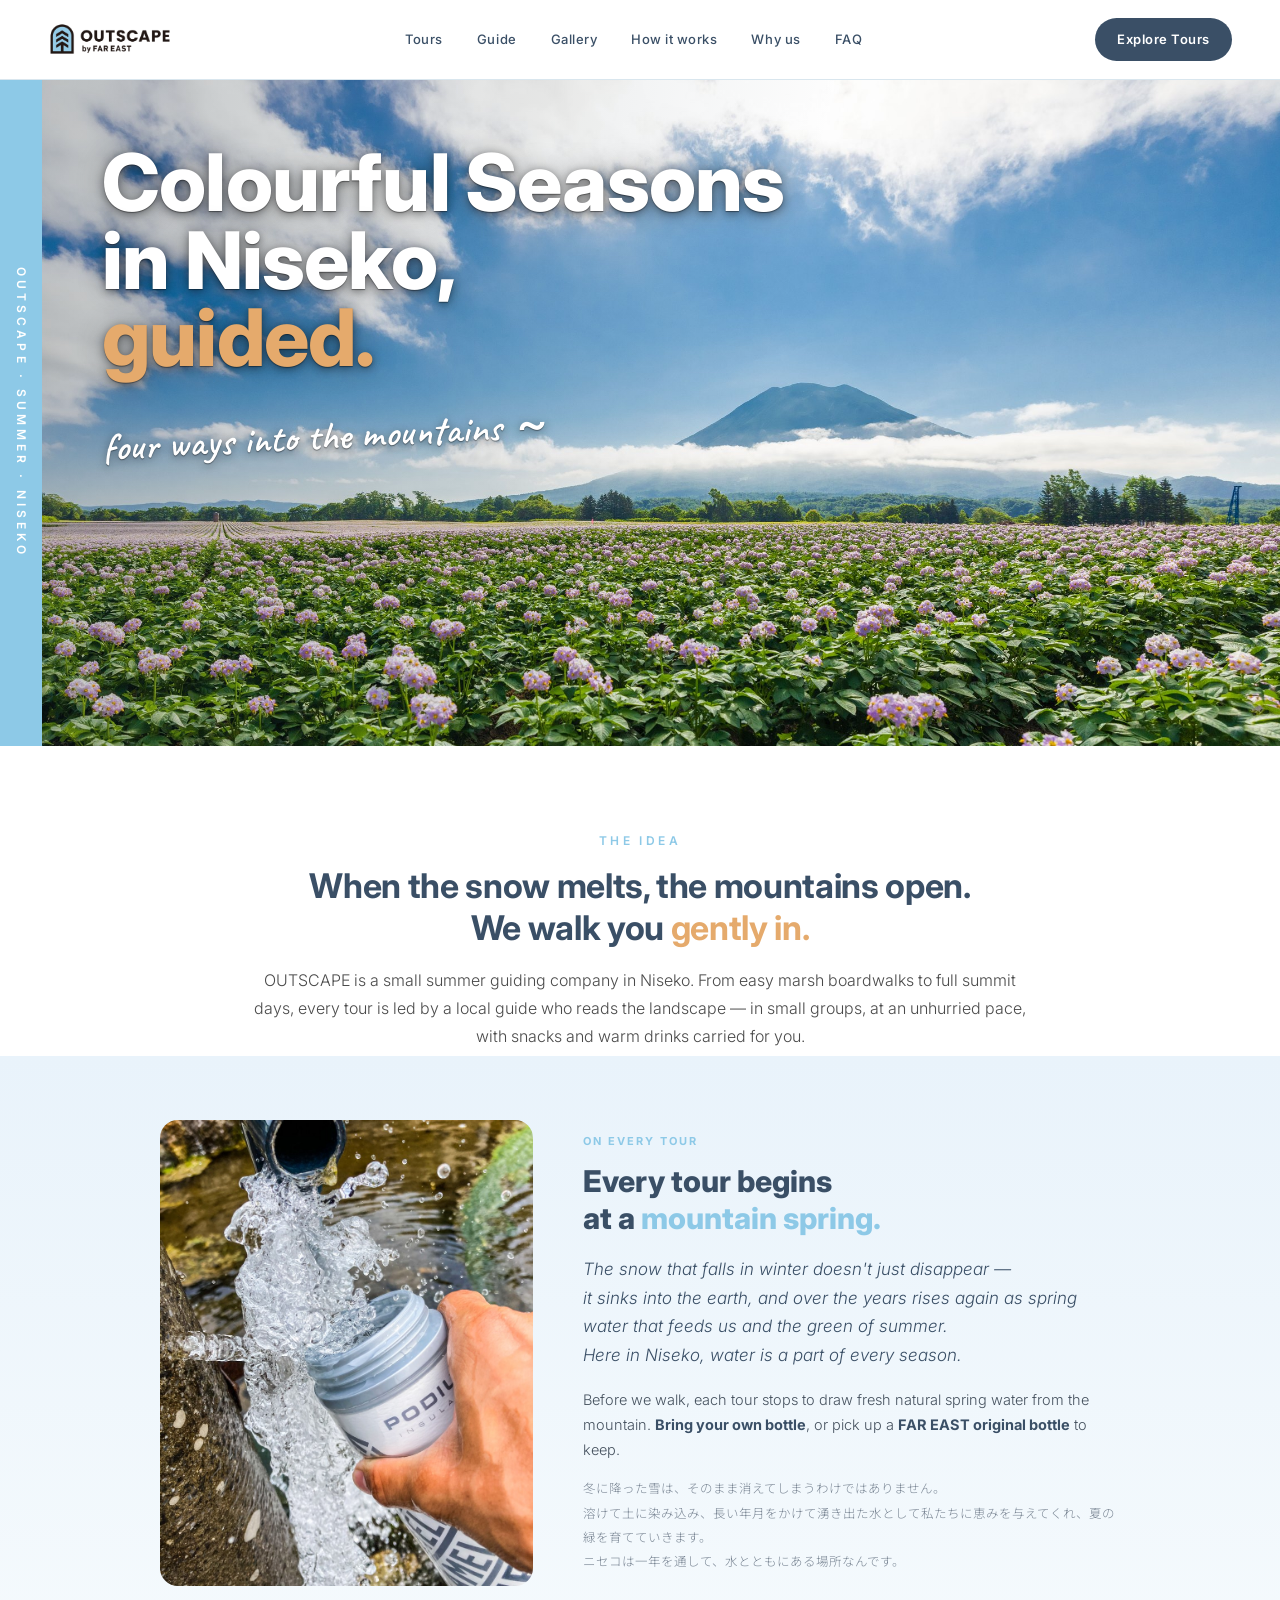
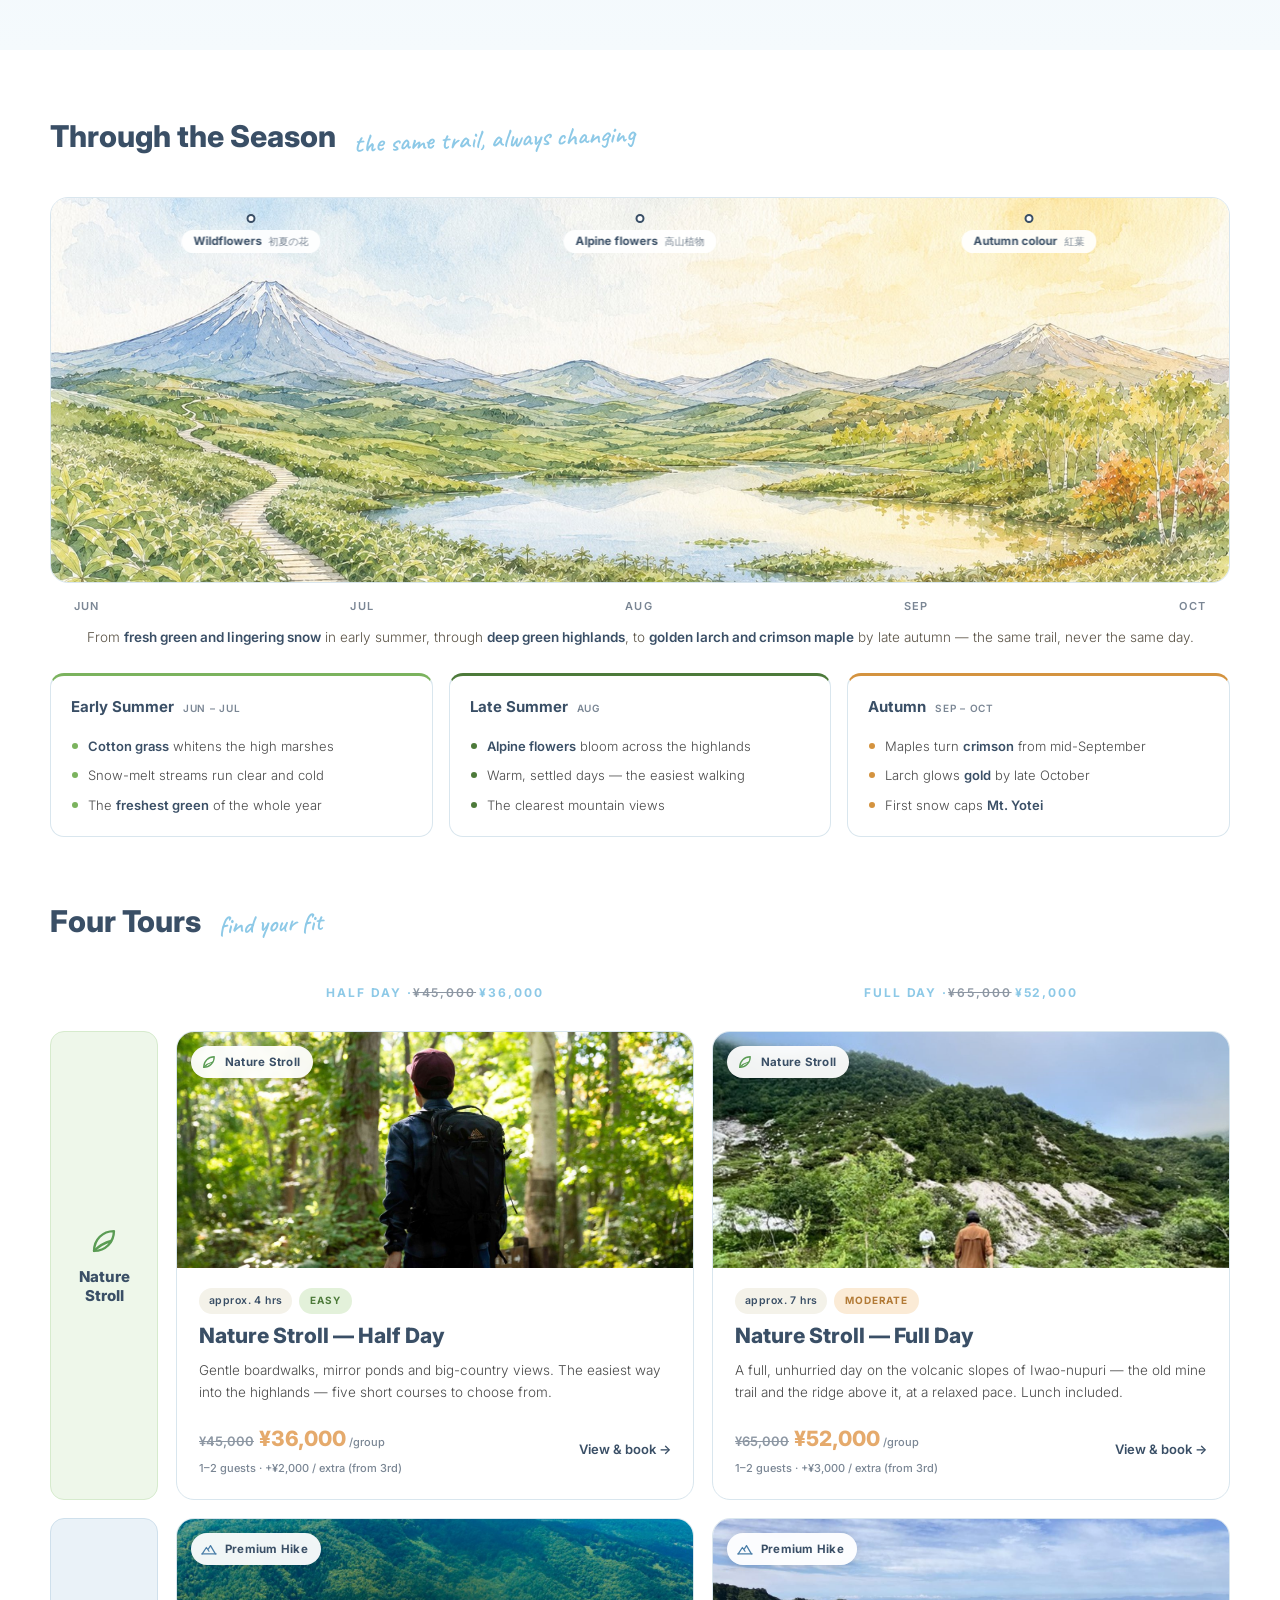
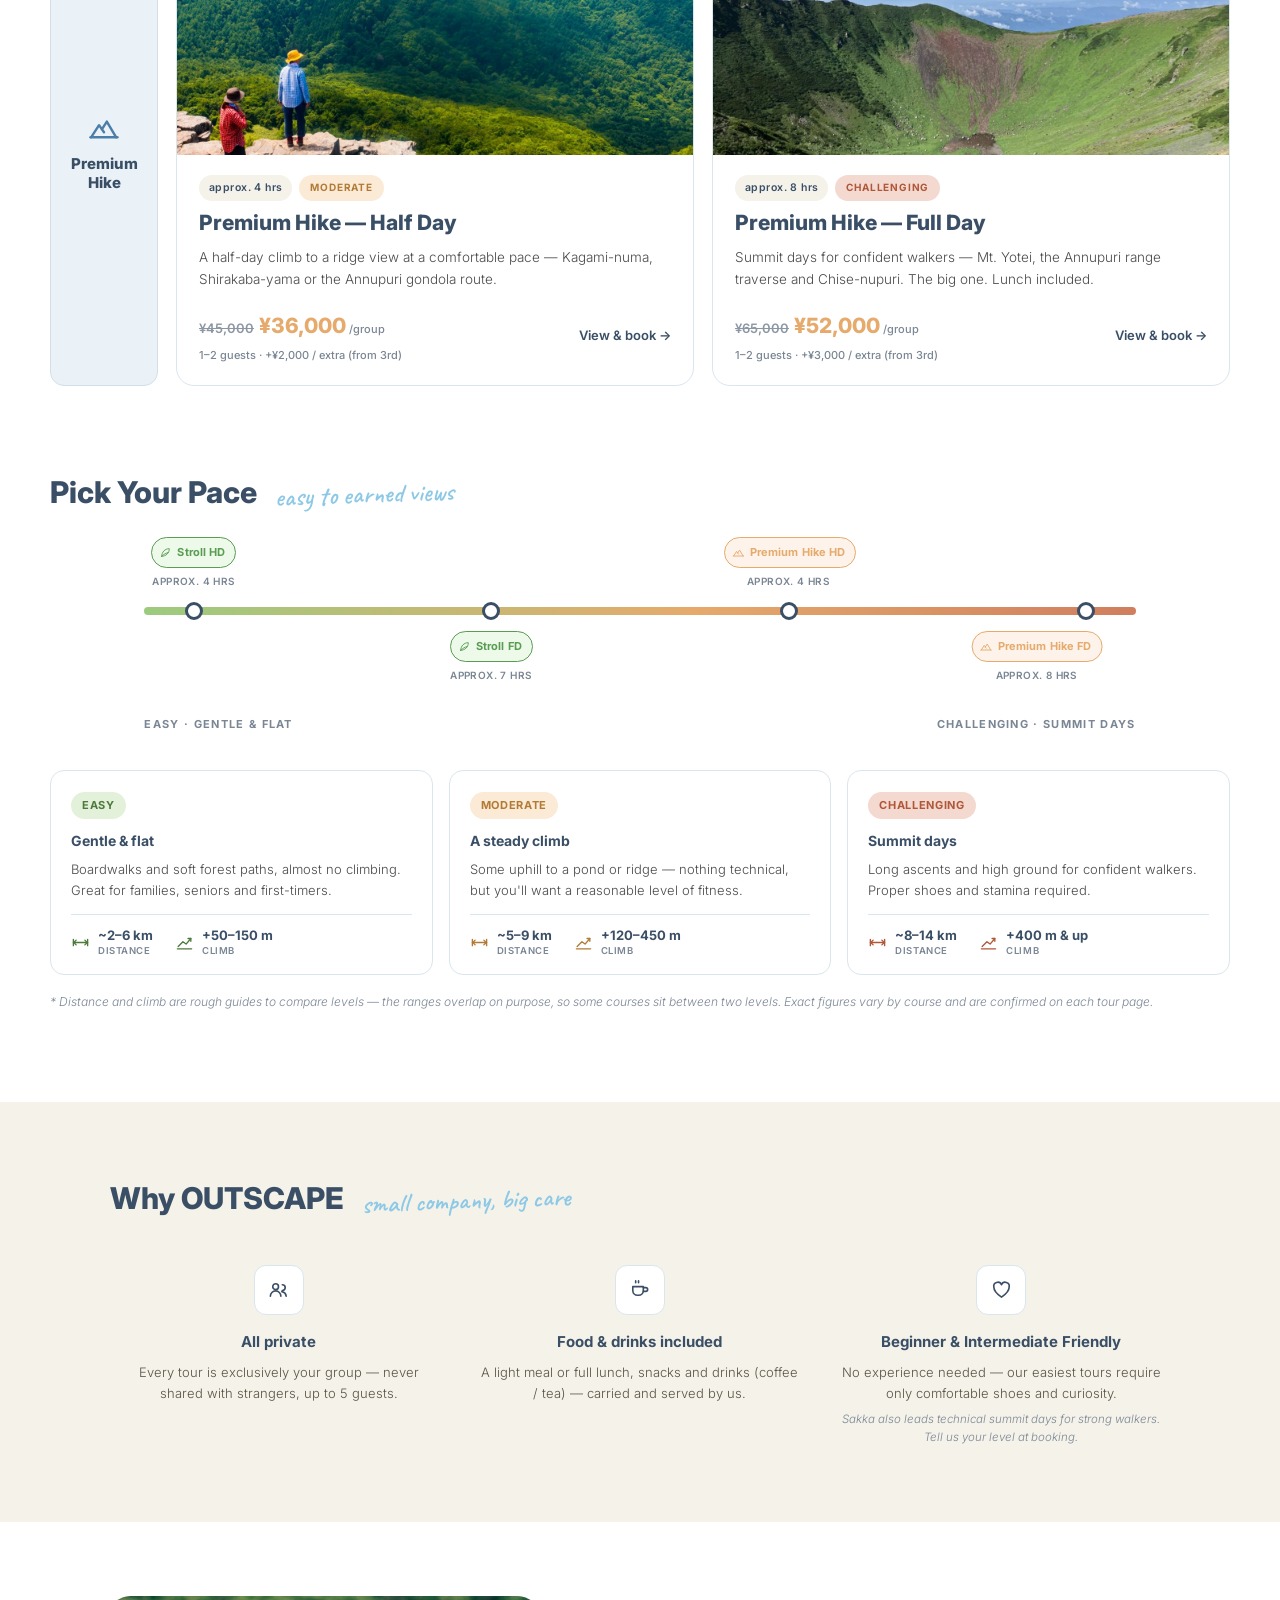
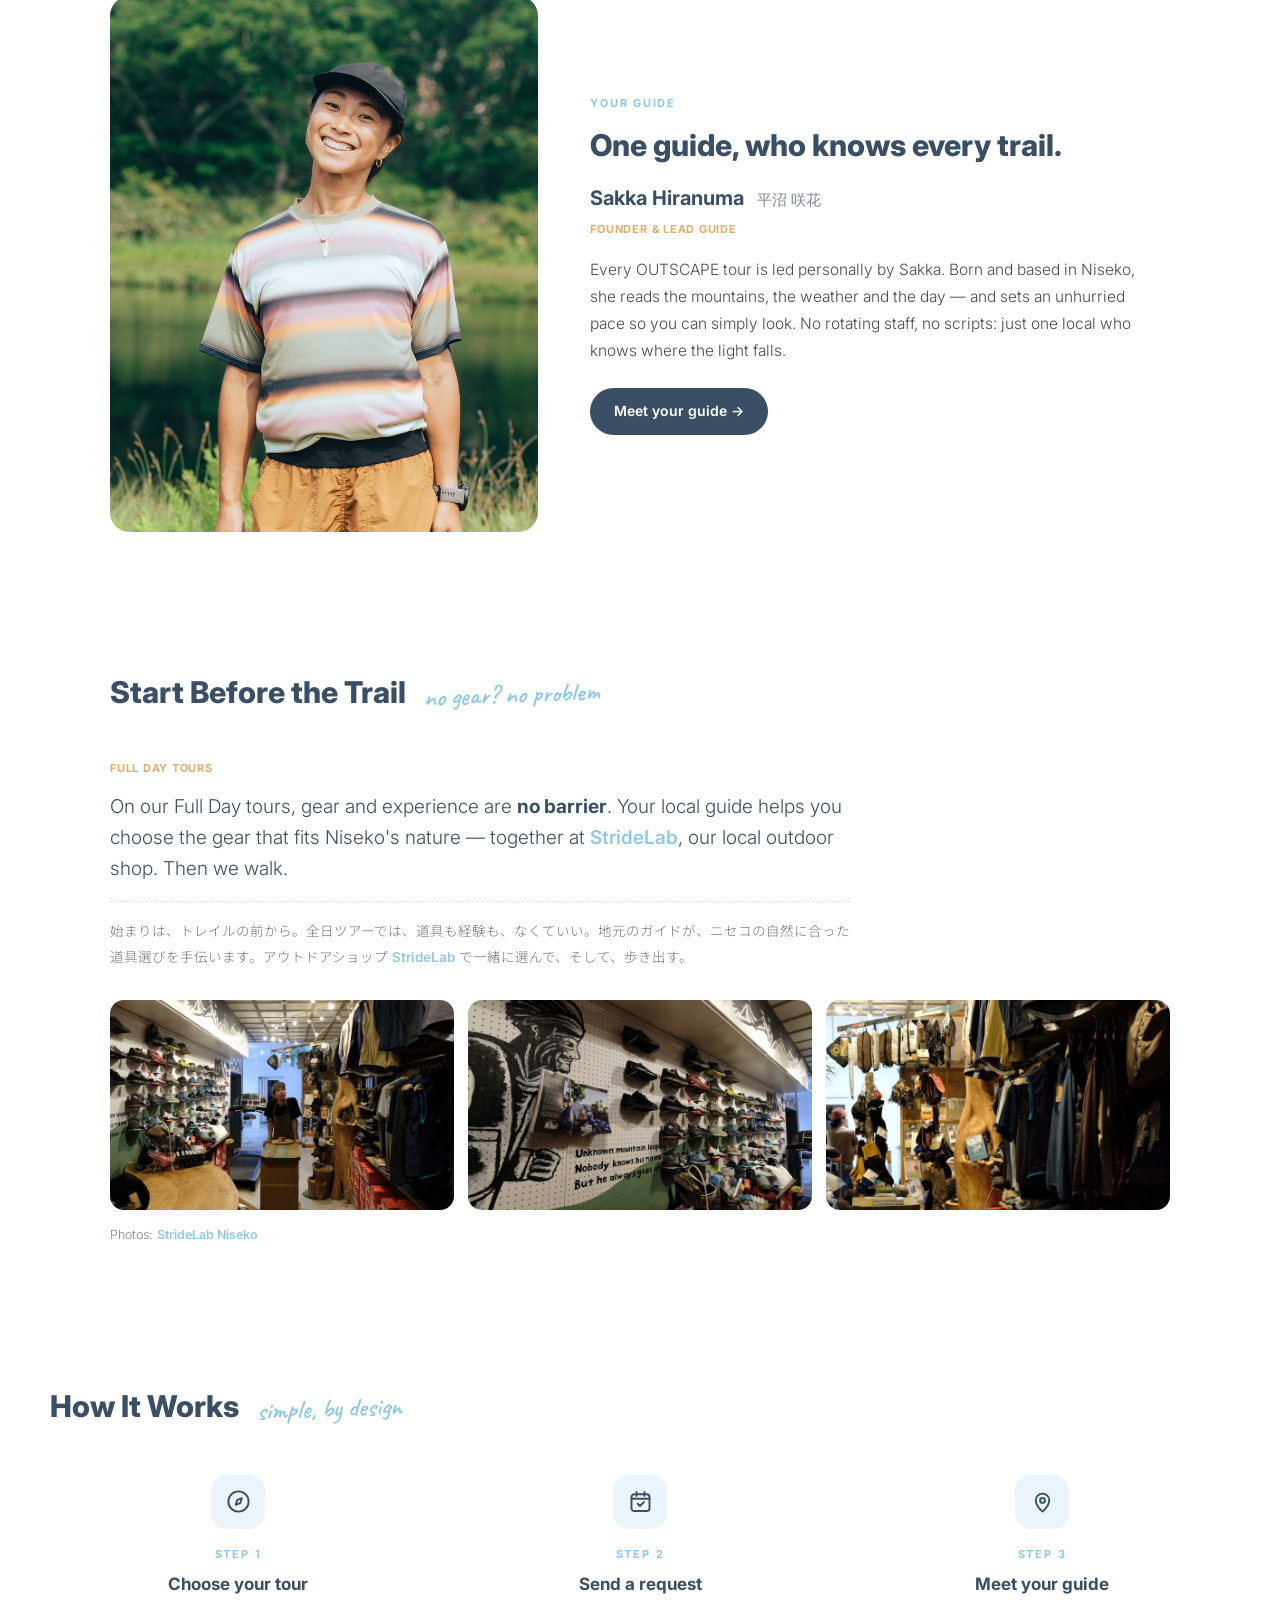
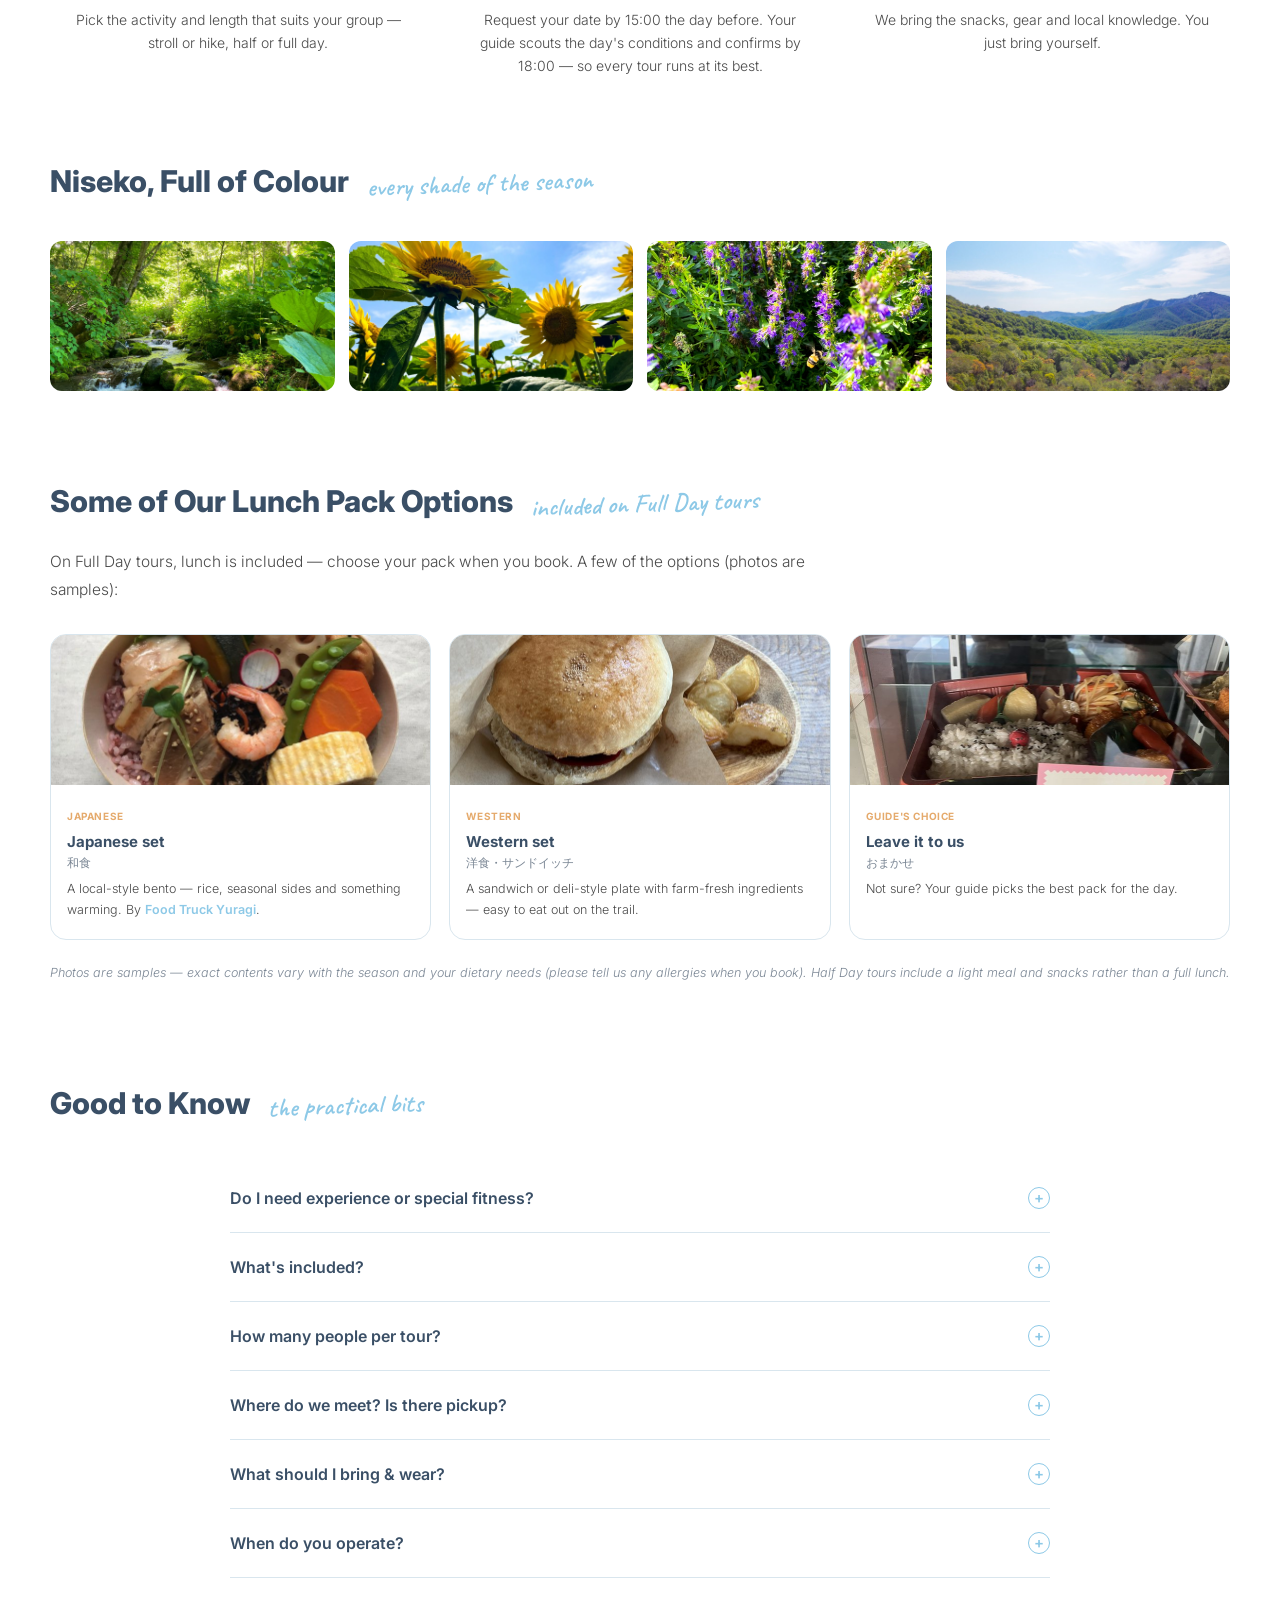
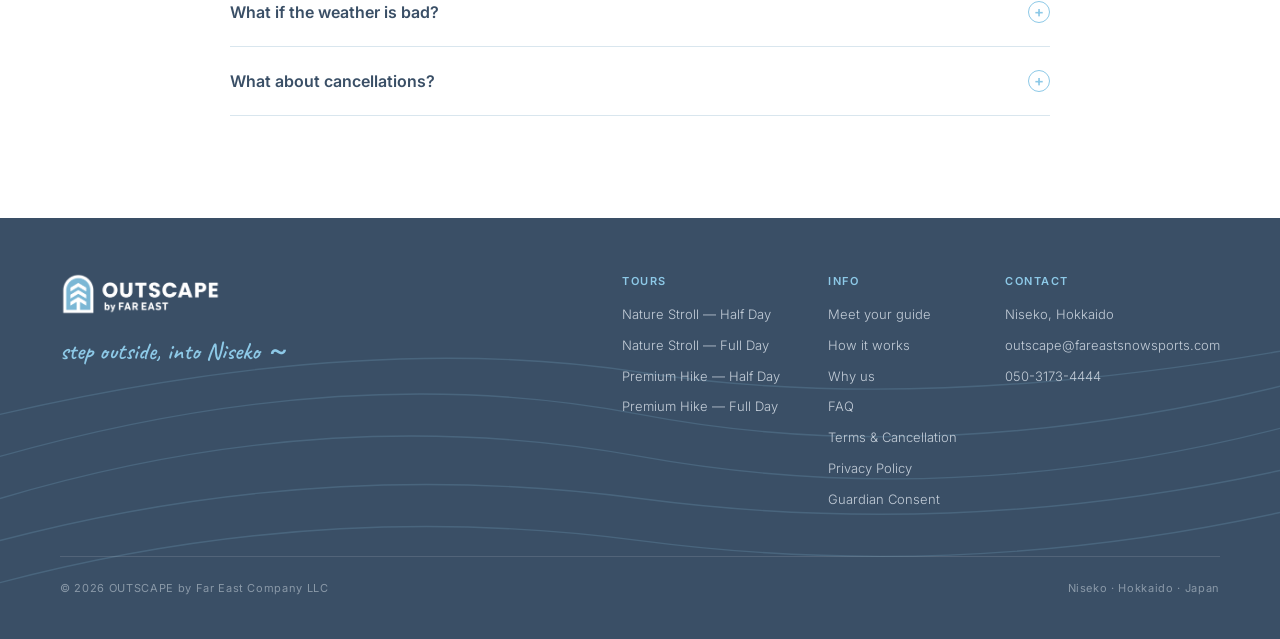
<file: index.html>
<!DOCTYPE html>
<html lang="en">
<head>
<meta charset="UTF-8">
<meta name="viewport" content="width=device-width, initial-scale=1.0">
<title>OUTSCAPE — Colourful Seasons in Niseko | Summer Tours &amp; Hikes</title>
<meta name="description" content="Guided summer nature walks and hikes in Niseko, Hokkaido — from gentle marsh boardwalks to summit days. Small groups, local guides, and every colourful season from June to October.">
<link rel="canonical" href="https://outscape.fareastsnowsports.com/">
<meta name="robots" content="index, follow">
<!-- Open Graph (link previews: Slack / LINE / Facebook) -->
<meta property="og:type" content="website">
<meta property="og:site_name" content="OUTSCAPE by Far East">
<meta property="og:title" content="OUTSCAPE — Colourful Seasons in Niseko">
<meta property="og:description" content="Guided nature walks &amp; hikes in Niseko, Hokkaido — small groups, local guides, every colourful season from June to October.">
<meta property="og:url" content="https://outscape.fareastsnowsports.com/">
<meta property="og:image" content="https://outscape.fareastsnowsports.com/assets/og_cover.jpg">
<meta property="og:image:width" content="1200">
<meta property="og:image:height" content="630">
<meta property="og:locale" content="en">
<!-- Twitter / X card -->
<meta name="twitter:card" content="summary_large_image">
<meta name="twitter:title" content="OUTSCAPE — Colourful Seasons in Niseko">
<meta name="twitter:description" content="Guided nature walks &amp; hikes in Niseko, Hokkaido — small groups, local guides, every colourful season.">
<meta name="twitter:image" content="https://outscape.fareastsnowsports.com/assets/og_cover.jpg">
<script type="application/ld+json">
{"@context":"https://schema.org","@type":"TravelAgency","name":"OUTSCAPE by Far East","description":"Guided summer nature walks and hikes in Niseko, Hokkaido — from gentle marsh boardwalks to summit days.","url":"https://outscape.fareastsnowsports.com/","image":"https://outscape.fareastsnowsports.com/assets/og_cover.jpg","logo":"https://outscape.fareastsnowsports.com/assets/logo_stacked_color.png","telephone":"+81-50-3173-4444","knowsLanguage":["en","ja"],"areaServed":{"@type":"Place","name":"Niseko, Hokkaido, Japan"},"address":{"@type":"PostalAddress","addressLocality":"Niseko","addressRegion":"Hokkaido","addressCountry":"JP"},"makesOffer":[{"@type":"Offer","priceCurrency":"JPY","price":"36000","itemOffered":{"@type":"TouristTrip","name":"Nature Stroll — Half Day"}},{"@type":"Offer","priceCurrency":"JPY","price":"52000","itemOffered":{"@type":"TouristTrip","name":"Nature Stroll — Full Day"}},{"@type":"Offer","priceCurrency":"JPY","price":"36000","itemOffered":{"@type":"TouristTrip","name":"Premium Hike — Half Day"}},{"@type":"Offer","priceCurrency":"JPY","price":"52000","itemOffered":{"@type":"TouristTrip","name":"Premium Hike — Full Day"}}]}
</script>
<link rel="preconnect" href="https://fonts.googleapis.com">
<link rel="preconnect" href="https://fonts.gstatic.com" crossorigin>
<link href="https://fonts.googleapis.com/css2?family=Inter:wght@400;500;600;700;800&family=Caveat:wght@500;600;700&family=Noto+Sans+JP:wght@300;400;500;700&display=swap" rel="stylesheet">
<link rel="icon" href="assets/favicon.ico" sizes="any">
<link rel="icon" type="image/png" sizes="32x32" href="assets/favicon-32x32.png">
<link rel="icon" type="image/png" sizes="16x16" href="assets/favicon-16x16.png">
<link rel="apple-touch-icon" href="assets/apple-touch-icon.png">
<link rel="stylesheet" href="assets/outscape.css?v=67">
<script src="assets/outscape.js?v=67" defer></script>
</head>
<body>

<!-- ===== NAV ===== -->
<nav class="nav">
  <a href="index.html"><img src="assets/logo_horizontal_color.png" alt="OUTSCAPE by Far East"></a>
  <div class="nav-links">
    <a href="#tours">Tours</a>
    <a href="guides.html">Guide</a>
    <a href="gallery.html">Gallery</a>
    <a href="#how">How it works</a>
    <a href="#why">Why us</a>
    <a href="#faq">FAQ</a>
  </div>
  <a href="#tours" class="nav-cta">Explore Tours</a>
</nav>

<!-- ===== HERO ===== -->
<header class="hero">
  <div class="sidetab"><span>OUTSCAPE · Summer · Niseko</span></div>
  <div class="hero-img" data-hero-fade>
    <img class="hero-slide is-active" src="assets/hero_a.jpg" alt="Mt. Yotei over fresh-green early-summer Niseko">
    <img class="hero-slide" src="assets/hero_b.jpg" alt="" aria-hidden="true">
    <img class="hero-slide" src="assets/hero_c.jpg" alt="" aria-hidden="true">
    <img class="hero-slide" src="assets/hero_d.jpg" alt="" aria-hidden="true">
    <img class="hero-slide" src="assets/hero_e.jpg" alt="" aria-hidden="true">
    <img class="hero-slide" src="assets/hero_f.jpg" alt="" aria-hidden="true">
    <img class="hero-slide" src="assets/hero_g.jpg" alt="" aria-hidden="true">
    <div class="hero-copy">
      <h1 class="hero-title">Colourful Seasons<br>in&nbsp;Niseko,<br><span class="l2">guided.</span></h1>
      <div class="hero-script">four ways into the mountains ～</div>
    </div>
  </div>
</header>

<!-- ===== LEAD INTRO ===== -->
<section class="lead-intro wrap" id="about">
  <div class="eyebrow">The Idea</div>
  <h2>When the snow melts, the mountains open.<br>We walk you <em>gently in.</em></h2>
  <p>OUTSCAPE is a small summer guiding company in Niseko. From easy marsh boardwalks to full summit days, every tour is led by a local guide who reads the landscape — in small groups, at an unhurried pace, with snacks and warm drinks carried for you.</p>
</section>

<!-- ===== SPRING WATER (signature ritual) ===== -->
<section class="spring" id="spring">
  <div class="wrap">
    <div class="spring-photo">
      <img src="assets/spring_water.jpg" alt="Drawing fresh natural spring water from the mountain into a FAR EAST bottle">
    </div>
    <div class="spring-text">
      <div class="eyebrow">On every tour</div>
      <h3>Every tour begins<br>at a <span class="accent">mountain spring.</span></h3>
      <p class="spring-poem">The snow that falls in winter doesn't just disappear —<br>it sinks into the earth, and over the years rises again as spring water that feeds us and the green of summer.<br>Here in Niseko, water is a part of every season.</p>
      <p class="spring-note">Before we walk, each tour stops to draw fresh natural spring water from the mountain. <b>Bring your own bottle</b>, or pick up a <b>FAR EAST original bottle</b> to keep.</p>
      <p class="jpverse">冬に降った雪は、そのまま消えてしまうわけではありません。<br>溶けて土に染み込み、長い年月をかけて湧き出た水として私たちに恵みを与えてくれ、夏の緑を育てていきます。<br>ニセコは一年を通して、水とともにある場所なんです。</p>
    </div>
  </div>
</section>

<!-- ===== THROUGH THE SEASON ===== -->
<section class="season wrap" id="season">
  <div class="sec-head">
    <h3>Through the Season</h3>
    <span class="script">the same trail, always changing</span>
  </div>
  <div class="season-illus">
    <img src="assets/season_gradient.jpg" alt="Niseko landscape shifting from early-summer green to late-autumn gold" loading="lazy">
    <div class="season-pin" style="left:17%"><div class="dot"></div><div class="t">Wildflowers <small>初夏の花</small></div></div>
    <div class="season-pin" style="left:50%"><div class="dot"></div><div class="t">Alpine flowers <small>高山植物</small></div></div>
    <div class="season-pin" style="left:83%"><div class="dot"></div><div class="t">Autumn colour <small>紅葉</small></div></div>
  </div>
  <div class="season-months"><span>Jun</span><span>Jul</span><span>Aug</span><span>Sep</span><span>Oct</span></div>
  <p class="season-cap">From <b>fresh green and lingering snow</b> in early summer, through <b>deep green highlands</b>, to <b>golden larch and crimson maple</b> by late autumn — the same trail, never the same day.</p>

  <div class="season-grid">
    <div class="season-card s-early">
      <div class="sc-h"><b>Early Summer</b><span class="mo">Jun – Jul</span></div>
      <ul>
        <li><b>Cotton grass</b> whitens the high marshes</li>
        <li>Snow-melt streams run clear and cold</li>
        <li>The <b>freshest green</b> of the whole year</li>
      </ul>
    </div>
    <div class="season-card s-late">
      <div class="sc-h"><b>Late Summer</b><span class="mo">Aug</span></div>
      <ul>
        <li><b>Alpine flowers</b> bloom across the highlands</li>
        <li>Warm, settled days — the easiest walking</li>
        <li>The clearest mountain views</li>
      </ul>
    </div>
    <div class="season-card s-autumn">
      <div class="sc-h"><b>Autumn</b><span class="mo">Sep – Oct</span></div>
      <ul>
        <li>Maples turn <b>crimson</b> from mid-September</li>
        <li>Larch glows <b>gold</b> by late October</li>
        <li>First snow caps <b>Mt. Yotei</b></li>
      </ul>
    </div>
  </div>

</section>

<!-- ===== THE 4 TOURS (2x2 MATRIX) ===== -->
<section class="matrix wrap" id="tours">
  <div class="sec-head">
    <h3>Four Tours</h3>
    <span class="script">find your fit</span>
  </div>
  <div class="matrix-grid">
    <div class="mx-corner"></div>
    <div class="mx-colhead">Half Day · <span class="was">¥45,000</span>¥36,000</div>
    <div class="mx-colhead">Full Day · <span class="was">¥65,000</span>¥52,000</div>

    <div class="mx-rowhead stroll"><svg class="line" viewBox="0 0 24 24"><path d="M5 19c0-8 6-14 14-14 0 8-6 14-14 14Z"/><path d="M5 19c4-4 8-6 12-7"/></svg>Nature<br>Stroll</div>

    <!-- Stroll HD -->
    <article class="pcard">
      <a class="stretch" href="stroll-hd.html" aria-label="Nature Stroll — Half Day"></a>
      <div class="pcard-photo"><span class="pcard-act stroll"><svg class="line" viewBox="0 0 24 24"><path d="M5 19c0-8 6-14 14-14 0 8-6 14-14 14Z"/><path d="M5 19c4-4 8-6 12-7"/></svg>Nature Stroll</span><img src="assets/prod_stroll_hd.jpg" alt="Green forest stroll"></div>
      <div class="pcard-body">
        <div class="ptags"><span class="ptag">approx. 4 hrs</span><span class="lvl easy">Easy</span></div>
        <h3><span class="nowrap">Nature Stroll</span> — <span class="nowrap">Half Day</span></h3>
        <p class="pdesc">Gentle boardwalks, mirror ponds and big-country views. The easiest way into the highlands — five short courses to choose from.</p>
        <div class="pfoot"><span class="pprice"><span class="was">¥45,000</span>¥36,000<small> /group</small><span class="per-extra">1–2 guests · +¥2,000 / extra (from 3rd)</span></span><span class="pgo">View &amp; book →</span></div>
      </div>
    </article>

    <!-- Stroll FD -->
    <article class="pcard">
      <a class="stretch" href="stroll-fd.html" aria-label="Nature Stroll — Full Day"></a>
      <div class="pcard-photo"><span class="pcard-act stroll"><svg class="line" viewBox="0 0 24 24"><path d="M5 19c0-8 6-14 14-14 0 8-6 14-14 14Z"/><path d="M5 19c4-4 8-6 12-7"/></svg>Nature Stroll</span><img src="assets/courses/iwao_4.jpg" alt="Walking the white volcanic ground of Iwao-nupuri"></div>
      <div class="pcard-body">
        <div class="ptags"><span class="ptag">approx. 7 hrs</span><span class="lvl mod">Moderate</span></div>
        <h3><span class="nowrap">Nature Stroll</span> — <span class="nowrap">Full Day</span></h3>
        <p class="pdesc">A full, unhurried day on the volcanic slopes of Iwao-nupuri — the old mine trail and the ridge above it, at a relaxed pace. Lunch included.</p>
        <div class="pfoot"><span class="pprice"><span class="was">¥65,000</span>¥52,000<small> /group</small><span class="per-extra">1–2 guests · +¥3,000 / extra (from 3rd)</span></span><span class="pgo">View &amp; book →</span></div>
      </div>
    </article>

    <div class="mx-rowhead hike"><svg class="line" viewBox="0 0 24 24"><path d="M3 18.5l5.5-8.5 3.5 5M10.5 13l3.5-5.5 6.5 11"/><path d="M2.5 18.5h19"/></svg>Premium Hike</div>

    <!-- Premium Hike HD -->
    <article class="pcard">
      <a class="stretch" href="hiking-hd.html" aria-label="Premium Hike — Half Day"></a>
      <div class="pcard-photo"><span class="pcard-act hike"><svg class="line" viewBox="0 0 24 24"><path d="M3 18.5l5.5-8.5 3.5 5M10.5 13l3.5-5.5 6.5 11"/><path d="M2.5 18.5h19"/></svg>Premium Hike</span><img src="assets/prod_hiking_hd.jpg" alt="Looking out over the green hills from a rocky viewpoint"></div>
      <div class="pcard-body">
        <div class="ptags"><span class="ptag">approx. 4 hrs</span><span class="lvl mod">Moderate</span></div>
        <h3><span class="nowrap">Premium Hike</span> — <span class="nowrap">Half Day</span></h3>
        <p class="pdesc">A half-day climb to a ridge view at a comfortable pace — Kagami-numa, Shirakaba-yama or the Annupuri gondola route.</p>
        <div class="pfoot"><span class="pprice"><span class="was">¥45,000</span>¥36,000<small> /group</small><span class="per-extra">1–2 guests · +¥2,000 / extra (from 3rd)</span></span><span class="pgo">View &amp; book →</span></div>
      </div>
    </article>

    <!-- Premium Hike FD -->
    <article class="pcard">
      <a class="stretch" href="hiking-fd.html" aria-label="Premium Hike — Full Day"></a>
      <div class="pcard-photo"><span class="pcard-act hike"><svg class="line" viewBox="0 0 24 24"><path d="M3 18.5l5.5-8.5 3.5 5M10.5 13l3.5-5.5 6.5 11"/><path d="M2.5 18.5h19"/></svg>Premium Hike</span><img src="assets/prod_hiking_fd.jpg?v=68" alt="The green summit crater of Mt. Yotei above the cloud sea"></div>
      <div class="pcard-body">
        <div class="ptags"><span class="ptag">approx. 8 hrs</span><span class="lvl chall">Challenging</span></div>
        <h3><span class="nowrap">Premium Hike</span> — <span class="nowrap">Full Day</span></h3>
        <p class="pdesc">Summit days for confident walkers — Mt. Yotei, the Annupuri range traverse and Chise-nupuri. The big one. Lunch included.</p>
        <div class="pfoot"><span class="pprice"><span class="was">¥65,000</span>¥52,000<small> /group</small><span class="per-extra">1–2 guests · +¥3,000 / extra (from 3rd)</span></span><span class="pgo">View &amp; book →</span></div>
      </div>
    </article>
  </div>
</section>

<!-- ===== DIFFICULTY SPECTRUM ===== -->
<section class="spectrum wrap">
  <div class="sec-head">
    <h3>Pick Your Pace</h3>
    <span class="script">easy to earned views</span>
  </div>
  <div class="spec-bar">
    <div class="spec-pt" style="left:5%"><div class="spec-dot"></div><div class="spec-card up"><div class="spec-badge stroll"><svg class="line" viewBox="0 0 24 24"><path d="M5 19c0-8 6-14 14-14 0 8-6 14-14 14Z"/><path d="M5 19c4-4 8-6 12-7"/></svg>Stroll HD</div><div class="spec-name">approx. 4 hrs</div></div></div>
    <div class="spec-pt" style="left:35%"><div class="spec-dot"></div><div class="spec-card down"><div class="spec-badge stroll"><svg class="line" viewBox="0 0 24 24"><path d="M5 19c0-8 6-14 14-14 0 8-6 14-14 14Z"/><path d="M5 19c4-4 8-6 12-7"/></svg>Stroll FD</div><div class="spec-name">approx. 7 hrs</div></div></div>
    <div class="spec-pt" style="left:65%"><div class="spec-dot"></div><div class="spec-card up"><div class="spec-badge hike"><svg class="line" viewBox="0 0 24 24"><path d="M3 18.5l5.5-8.5 3.5 5M10.5 13l3.5-5.5 6.5 11"/><path d="M2.5 18.5h19"/></svg>Premium Hike HD</div><div class="spec-name">approx. 4 hrs</div></div></div>
    <div class="spec-pt" style="left:95%"><div class="spec-dot"></div><div class="spec-card down" style="transform:translateX(-88%)"><div class="spec-badge hike"><svg class="line" viewBox="0 0 24 24"><path d="M3 18.5l5.5-8.5 3.5 5M10.5 13l3.5-5.5 6.5 11"/><path d="M2.5 18.5h19"/></svg>Premium Hike FD</div><div class="spec-name">approx. 8 hrs</div></div></div>
  </div>
  <div class="spec-ends"><span>Easy · gentle &amp; flat</span><span>Challenging · summit days</span></div>
  <div class="spec-legend">
    <div class="lv e">
      <span class="tag">Easy</span><h5>Gentle &amp; flat</h5>
      <p>Boardwalks and soft forest paths, almost no climbing. Great for families, seniors and first-timers.</p>
      <div class="lv-stats">
        <div class="lv-stat"><svg class="line" viewBox="0 0 24 24"><path d="M3 8v8M21 8v8"/><path d="M3 12h18"/><path d="M6.5 9 3.5 12l3 3"/><path d="M17.5 9l3 3-3 3"/></svg><div class="lv-val"><b>~2–6 km</b><small>Distance</small></div></div>
        <div class="lv-stat"><svg class="line" viewBox="0 0 24 24"><path d="M3 20h18"/><path d="M4 17l6-6 4 3 6-7"/><path d="M20 7v3.5M20 7h-3.5"/></svg><div class="lv-val"><b>+50–150 m</b><small>Climb</small></div></div>
      </div>
    </div>
    <div class="lv m">
      <span class="tag">Moderate</span><h5>A steady climb</h5>
      <p>Some uphill to a pond or ridge — nothing technical, but you'll want a reasonable level of fitness.</p>
      <div class="lv-stats">
        <div class="lv-stat"><svg class="line" viewBox="0 0 24 24"><path d="M3 8v8M21 8v8"/><path d="M3 12h18"/><path d="M6.5 9 3.5 12l3 3"/><path d="M17.5 9l3 3-3 3"/></svg><div class="lv-val"><b>~5–9 km</b><small>Distance</small></div></div>
        <div class="lv-stat"><svg class="line" viewBox="0 0 24 24"><path d="M3 20h18"/><path d="M4 17l6-6 4 3 6-7"/><path d="M20 7v3.5M20 7h-3.5"/></svg><div class="lv-val"><b>+120–450 m</b><small>Climb</small></div></div>
      </div>
    </div>
    <div class="lv c">
      <span class="tag">Challenging</span><h5>Summit days</h5>
      <p>Long ascents and high ground for confident walkers. Proper shoes and stamina required.</p>
      <div class="lv-stats">
        <div class="lv-stat"><svg class="line" viewBox="0 0 24 24"><path d="M3 8v8M21 8v8"/><path d="M3 12h18"/><path d="M6.5 9 3.5 12l3 3"/><path d="M17.5 9l3 3-3 3"/></svg><div class="lv-val"><b>~8–14 km</b><small>Distance</small></div></div>
        <div class="lv-stat"><svg class="line" viewBox="0 0 24 24"><path d="M3 20h18"/><path d="M4 17l6-6 4 3 6-7"/><path d="M20 7v3.5M20 7h-3.5"/></svg><div class="lv-val"><b>+400 m &amp; up</b><small>Climb</small></div></div>
      </div>
    </div>
  </div>
  <p class="spec-note">* Distance and climb are rough guides to compare levels — the ranges overlap on purpose, so some courses sit between two levels. Exact figures vary by course and are confirmed on each tour page.</p>
</section>

<!-- ===== WHY OUTSCAPE ===== -->
<section class="why" id="why">
  <div class="wrap">
    <div class="sec-head">
      <h3>Why OUTSCAPE</h3>
      <span class="script">small company, big care</span>
    </div>
    <div class="why-grid">
      
      <div class="why-card">
        <span class="ic"><svg class="line" viewBox="0 0 24 24"><circle cx="9" cy="9" r="3"/><path d="M3.5 19a5.5 5.5 0 0 1 11 0"/><path d="M16 7a3 3 0 0 1 0 6"/><path d="M15.5 14.2a5.5 5.5 0 0 1 4.5 4.8"/></svg></span>
        <h4>All private</h4><p>Every tour is exclusively your group — never shared with strangers, up to 5 guests.</p>
      </div>
      <div class="why-card">
        <span class="ic"><svg class="line" viewBox="0 0 24 24"><path d="M5 9h11v4a5 5 0 0 1-5 5H10a5 5 0 0 1-5-5z"/><path d="M16 10h2.5a2 2 0 0 1 0 4H16"/><path d="M8 3v2M11 3v2"/></svg></span>
        <h4>Food &amp; drinks included</h4><p>A light meal or full lunch, snacks and drinks (coffee / tea) — carried and served by us.</p>
      </div>
      <div class="why-card">
        <span class="ic"><svg class="line" viewBox="0 0 24 24"><path d="M12 20S4 14.5 4 9.4A4.2 4.2 0 0 1 12 7a4.2 4.2 0 0 1 8 2.4C20 14.5 12 20 12 20Z"/></svg></span>
        <h4>Beginner &amp; Intermediate Friendly</h4><p>No experience needed — our easiest tours require only comfortable shoes and curiosity.<span class="why-adv">Sakka also leads technical summit days for strong walkers. Tell us your level at booking.</span></p>
      </div>
    </div>
  </div>
</section>

<!-- ===== MEET YOUR GUIDE (Sakka) ===== -->
<section class="guidefeat" id="guide">
  <div class="wrap">
    <div class="guidefeat-photo"><img src="assets/guide_sakka.jpg?v=34" alt="Sakka Hiranuma — OUTSCAPE founder and lead guide"></div>
    <div class="guidefeat-text">
      <div class="eyebrow">Your Guide</div>
      <h3>One guide, who knows every trail.</h3>
      <div class="gf-name">Sakka Hiranuma <span class="jp">平沼 咲花</span></div>
      <div class="gf-role">Founder &amp; Lead Guide</div>
      <p>Every OUTSCAPE tour is led personally by Sakka. Born and based in Niseko, she reads the mountains, the weather and the day — and sets an unhurried pace so you can simply look. No rotating staff, no scripts: just one local who knows where the light falls.</p>
      <a href="guides.html" class="gf-cta">Meet your guide →</a>
    </div>
  </div>
</section>

<!-- ===== GEAR-UP (FD differentiator) ===== -->
<section class="gearup" id="gearup">
  <div class="wrap">
    <div class="sec-head">
      <h3>Start Before the Trail</h3>
      <span class="script">no gear? no problem</span>
    </div>
    <div class="gearup-inner">
      <span class="fd-flag">Full Day tours</span>
      <p class="lead-en">On our Full Day tours, gear and experience are <b>no barrier</b>. Your local guide helps you choose the gear that fits Niseko's nature — together at <a href="https://www.instagram.com/stride_lab_niseko/" target="_blank" rel="noopener" style="color:var(--sky);font-weight:600">StrideLab</a>, our local outdoor shop. Then we walk.</p>
      <p class="lead-jp">始まりは、トレイルの前から。全日ツアーでは、道具も経験も、なくていい。地元のガイドが、ニセコの自然に合った道具選びを手伝います。アウトドアショップ <a href="https://www.instagram.com/stride_lab_niseko/" target="_blank" rel="noopener" style="color:var(--sky);font-weight:600">StrideLab</a> で一緒に選んで、そして、歩き出す。</p>
    </div>
    <div class="gearup-photos">
      <figure><img src="assets/stridelab1.jpg" alt="Inside StrideLab — the local Niseko outdoor shop" loading="lazy"></figure>
      <figure><img src="assets/stridelab2.jpg" alt="Trail-shoe wall at StrideLab" loading="lazy"></figure>
      <figure><img src="assets/stridelab3.jpg" alt="Outdoor gear on display at StrideLab" loading="lazy"></figure>
    </div>
    <p class="gearup-credit">Photos: <a href="https://www.instagram.com/stride_lab_niseko/" target="_blank" rel="noopener">StrideLab Niseko</a></p>
  </div>
</section>

<!-- ===== HOW IT WORKS ===== -->
<section class="how wrap" id="how">
  <div class="sec-head">
    <h3>How It Works</h3>
    <span class="script">simple, by design</span>
  </div>
  <div class="how-grid">
    <div class="how-step">
      <span class="ic"><svg class="line" viewBox="0 0 24 24"><circle cx="12" cy="12" r="9"/><path d="m15 9-4 1.5L9.5 15 13.5 13.5 15 9Z"/></svg></span>
      <div class="n">Step 1</div><h4>Choose your tour</h4>
      <p>Pick the activity and length that suits your group — stroll or hike, half or full day.</p>
    </div>
    <div class="how-step">
      <span class="ic"><svg class="line" viewBox="0 0 24 24"><rect x="4" y="5.5" width="16" height="15" rx="2.5"/><path d="M4 9.5h16M8.5 3.5v3.5M15.5 3.5v3.5"/><path d="m9.5 14 2 2 3.5-3.5"/></svg></span>
      <div class="n">Step 2</div><h4>Send a request</h4>
      <p>Request your date by 15:00 the day before. Your guide scouts the day's conditions and confirms by 18:00 — so every tour runs at its best.</p>
    </div>
    <div class="how-step">
      <span class="ic"><svg class="line" viewBox="0 0 24 24"><path d="M12 21s6-5.5 6-10a6 6 0 1 0-12 0c0 4.5 6 10 6 10Z"/><circle cx="12" cy="11" r="2.2"/></svg></span>
      <div class="n">Step 3</div><h4>Meet your guide</h4>
      <p>We bring the snacks, gear and local knowledge. You just bring yourself.</p>
    </div>
  </div>
</section>

<!-- ===== GALLERY ===== -->
<section class="gallery wrap" id="gallery">
  <div class="sec-head">
    <h3>Niseko, Full of Colour</h3>
    <span class="script">every shade of the season</span>
  </div>
  <div class="gal-grid">
    <img src="assets/gal_green.jpg" alt="Fresh early-summer green by a mountain stream" loading="lazy">
    <img src="assets/gal_sunflower.jpg" alt="High-summer sunflowers under a blue sky" loading="lazy">
    <img src="assets/gal_flora.jpg" alt="Alpine flowers in bloom" loading="lazy">
    <img src="assets/gal_turning.jpg" alt="The season turning — green valleys below a snow-streaked peak" loading="lazy">
  </div>
</section>

<!-- ===== LUNCH PACK OPTIONS ===== -->
<section class="eat wrap" id="eat">
  <div class="sec-head">
    <h3>Some of Our Lunch Pack Options</h3>
    <span class="script">included on Full Day tours</span>
  </div>
  <p class="eat-intro">On Full Day tours, lunch is included — choose your pack when you book. A few of the options (photos are samples):</p>
  <div class="eat-grid">
    <article class="eat-card">
      <div class="eat-photo"><img src="assets/cafe_yuragi.jpg" alt="Japanese bento by Food Truck Yuragi" loading="lazy"></div>
      <div class="eat-body">
        <div class="eat-type">Japanese</div>
        <h4>Japanese set <span class="jp">和食</span></h4>
        <p>A local-style bento — rice, seasonal sides and something warming. By <a href="https://www.instagram.com/food_truck_yuragi" target="_blank" rel="noopener" style="color:var(--sky);font-weight:600">Food Truck Yuragi</a>.</p>
      </div>
    </article>
    <article class="eat-card">
      <div class="eat-photo"><img src="assets/cafe_sanroku.jpg" alt="Sandwich lunch pack (sample)" loading="lazy"></div>
      <div class="eat-body">
        <div class="eat-type">Western</div>
        <h4>Western set <span class="jp">洋食・サンドイッチ</span></h4>
        <p>A sandwich or deli-style plate with farm-fresh ingredients — easy to eat out on the trail.</p>
      </div>
    </article>
    <article class="eat-card">
      <div class="eat-photo"><img src="assets/cafe_nishikawa.jpg" alt="Bento-style lunch pack (sample)" loading="lazy"></div>
      <div class="eat-body">
        <div class="eat-type">Guide's choice</div>
        <h4>Leave it to us <span class="jp">おまかせ</span></h4>
        <p>Not sure? Your guide picks the best pack for the day.</p>
      </div>
    </article>
  </div>
  <p class="eat-note">Photos are samples — exact contents vary with the season and your dietary needs (please tell us any allergies when you book). Half Day tours include a light meal and snacks rather than a full lunch.</p>
</section>

<!-- ===== FAQ ===== -->
<section class="faq wrap" id="faq">
  <div class="sec-head">
    <h3>Good to Know</h3>
    <span class="script">the practical bits</span>
  </div>
  <div class="faq-list">
    <details>
      <summary>Do I need experience or special fitness? <span class="pm">+</span></summary>
      <p>Not for the Nature Stroll tours — they suit families, seniors and complete beginners. The Premium Hike tours ask for a little more: Half Day is moderate, Full Day is for confident walkers. Each tour page shows its difficulty clearly.</p>
    </details>
    <details>
      <summary>What's included? <span class="pm">+</span></summary>
      <p>A local guide, a light meal, highland snacks and drinks (coffee or tea), and photos of your day — all carried and served by us. <b>Full Day</b> tours include a full lunch (choose your pack at booking); Half Day tours include a light meal. Gondola or ropeway fares on certain courses are paid locally.</p>
    </details>
    <details>
      <summary>How many people per tour? <span class="pm">+</span></summary>
      <p>Tours are private to your group (up to 5 guests) and priced per group rather than per person. Ages 5+ are welcome — on some days small children may not be able to join, so please check with us first.</p>
    </details>
    <details>
      <summary>Where do we meet? Is there pickup? <span class="pm">+</span></summary>
      <p>We come to you — hotel pickup is included anywhere in the Niseko area, and we bring you back afterwards. No trailhead to find on your own. The exact pickup time is confirmed with your guide.</p>
    </details>
    <details>
      <summary>What should I bring &amp; wear? <span class="pm">+</span></summary>
      <p>Comfortable shoes (light hiking shoes for the Premium Hike tours), layers and a light rain jacket, sunscreen, a hat and your camera. You can travel light — we bring a 500&nbsp;ml water per guest, and a 20&nbsp;L daypack to borrow if you don't have one (bring your own only if you prefer). On Full Day tours, your guide can even help you choose gear at a local shop first.</p>
    </details>
    <details>
      <summary>When do you operate? <span class="pm">+</span></summary>
      <p>Through the green season — roughly June to October, depending on snow-melt and trail conditions. The landscape shifts from fresh early-summer green to golden autumn, so no two months look the same.</p>
    </details>
    <details>
      <summary>What if the weather is bad? <span class="pm">+</span></summary>
      <p>Safety comes first — when in doubt, we cancel. If we cancel for weather, safety or minimum numbers, you get a full refund. We make the final call on the morning and contact you by 7:00 a.m.</p>
    </details>
    <details>
      <summary>What about cancellations? <span class="pm">+</span></summary>
      <p>If you cancel: 7–4 days before, 30%; 3 days to the day before, 50%; within 48 hours, 100%. If <em>we</em> cancel for weather, safety or minimum numbers, you receive a full refund. See our <a href="terms.html" style="color:var(--sky);font-weight:600">Terms &amp; Cancellation Policy</a> for full details.</p>
    </details>
  </div>
</section>

<!-- ===== FOOTER ===== -->
<footer class="foot">
  <svg class="contour" viewBox="0 0 1400 300" preserveAspectRatio="none" xmlns="http://www.w3.org/2000/svg">
    <g fill="none" stroke="#8DC9E7" stroke-width="1">
      <path d="M0,260 Q350,200 700,230 T1400,210"/>
      <path d="M0,230 Q350,170 700,200 T1400,180"/>
      <path d="M0,200 Q360,130 700,170 T1400,150"/>
      <path d="M0,170 Q380,100 700,140 T1400,120"/>
      <path d="M0,140 Q400,80 700,110 T1400,95"/>
    </g>
  </svg>
  <div class="foot-inner">
    <div>
      <img src="assets/logo_horizontal_white.png" alt="OUTSCAPE by Far East">
      <div class="tagline">step outside, into Niseko ～</div>
    </div>
    <div class="foot-links">
      <div class="col">
        <h5>Tours</h5>
        <a href="stroll-hd.html">Nature Stroll — Half Day</a>
        <a href="stroll-fd.html">Nature Stroll — Full Day</a>
        <a href="hiking-hd.html">Premium Hike — Half Day</a>
        <a href="hiking-fd.html">Premium Hike — Full Day</a>
      </div>
      <div class="col">
        <h5>Info</h5>
        <a href="guides.html">Meet your guide</a>
        <a href="#how">How it works</a>
        <a href="#why">Why us</a>
        <a href="#faq">FAQ</a>
        <a href="terms.html">Terms &amp; Cancellation</a>
        <a href="privacy.html">Privacy Policy</a>
        <a href="guardian-consent.html">Guardian Consent</a>
      </div>
      <div class="col">
        <h5>Contact</h5>
        <a href="#">Niseko, Hokkaido</a>
        <a href="mailto:outscape@fareastsnowsports.com">outscape@fareastsnowsports.com</a>
        <a href="tel:05031734444">050-3173-4444</a>
      </div>
    </div>
  </div>
  <div class="foot-base">
    <span>© 2026 OUTSCAPE by Far East Company LLC</span>
    <span>Niseko · Hokkaido · Japan</span>
  </div>
</footer>

</body>
</html>
</file>
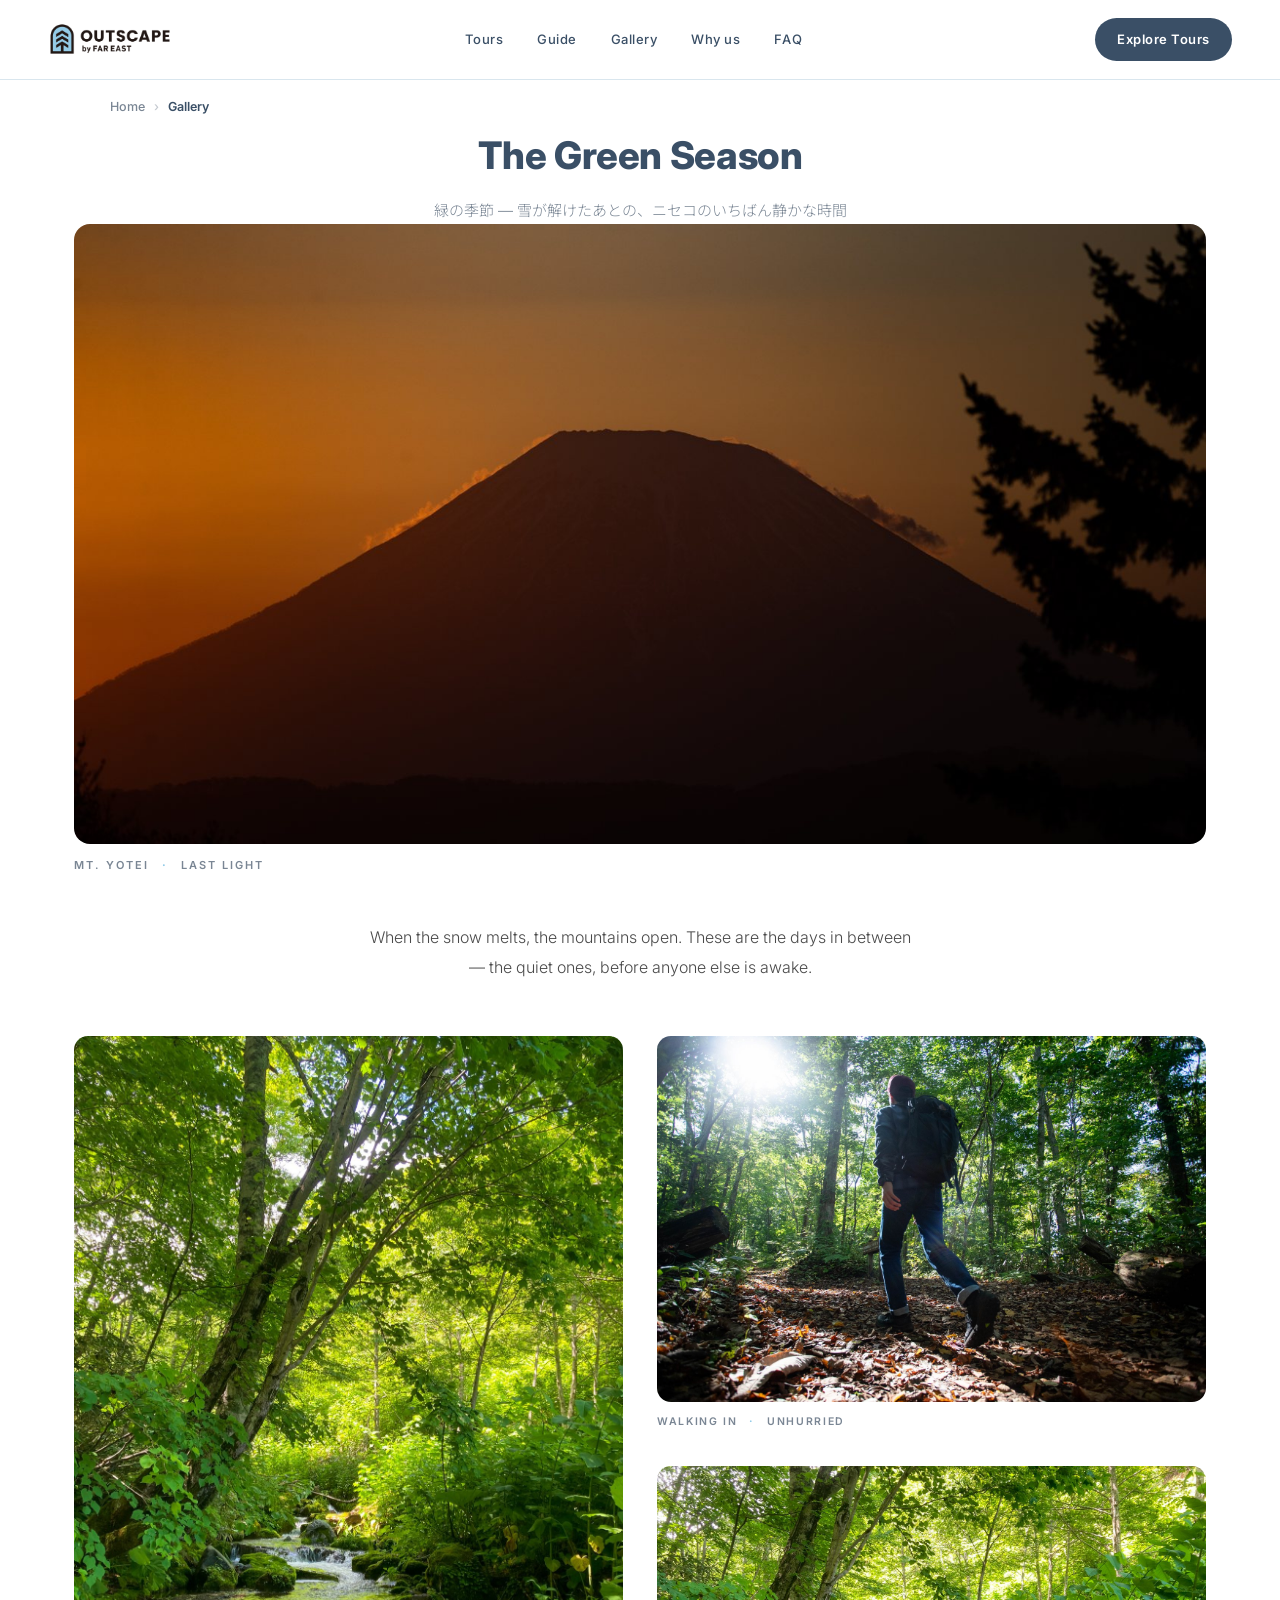
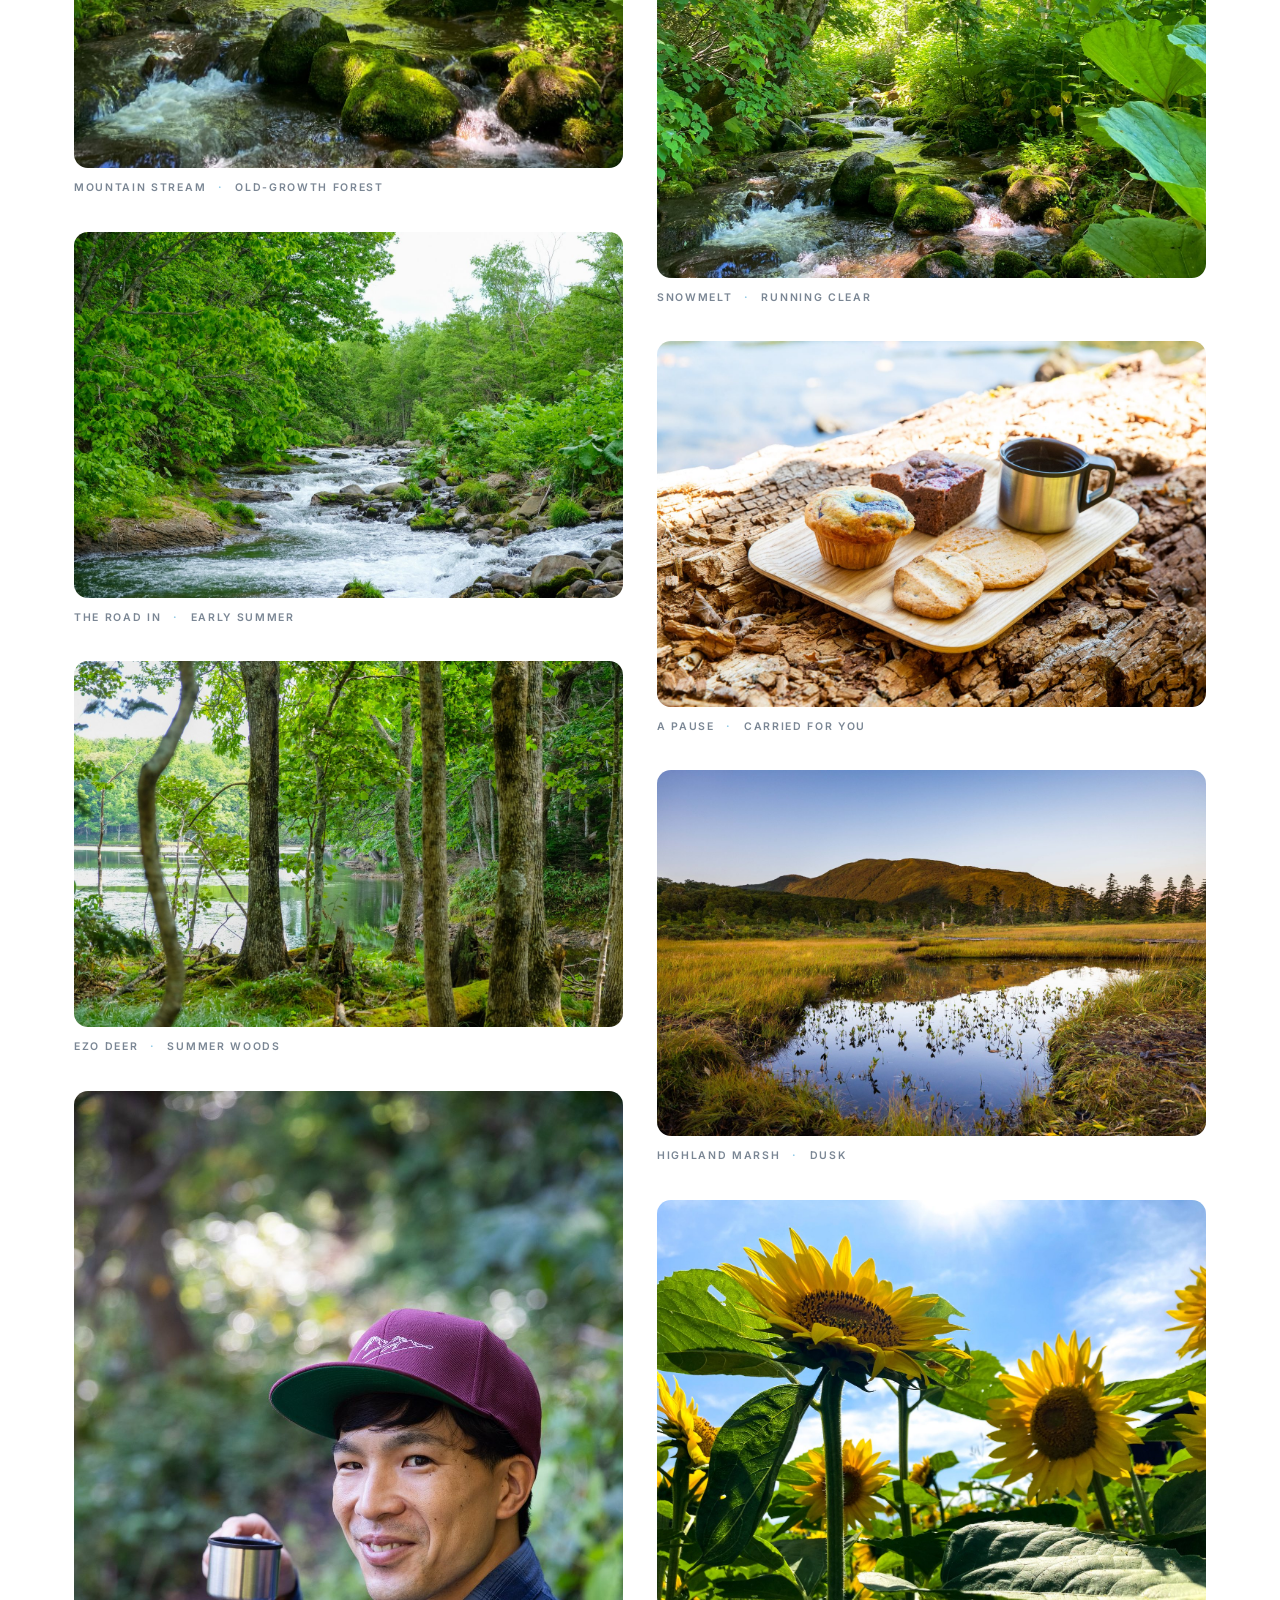
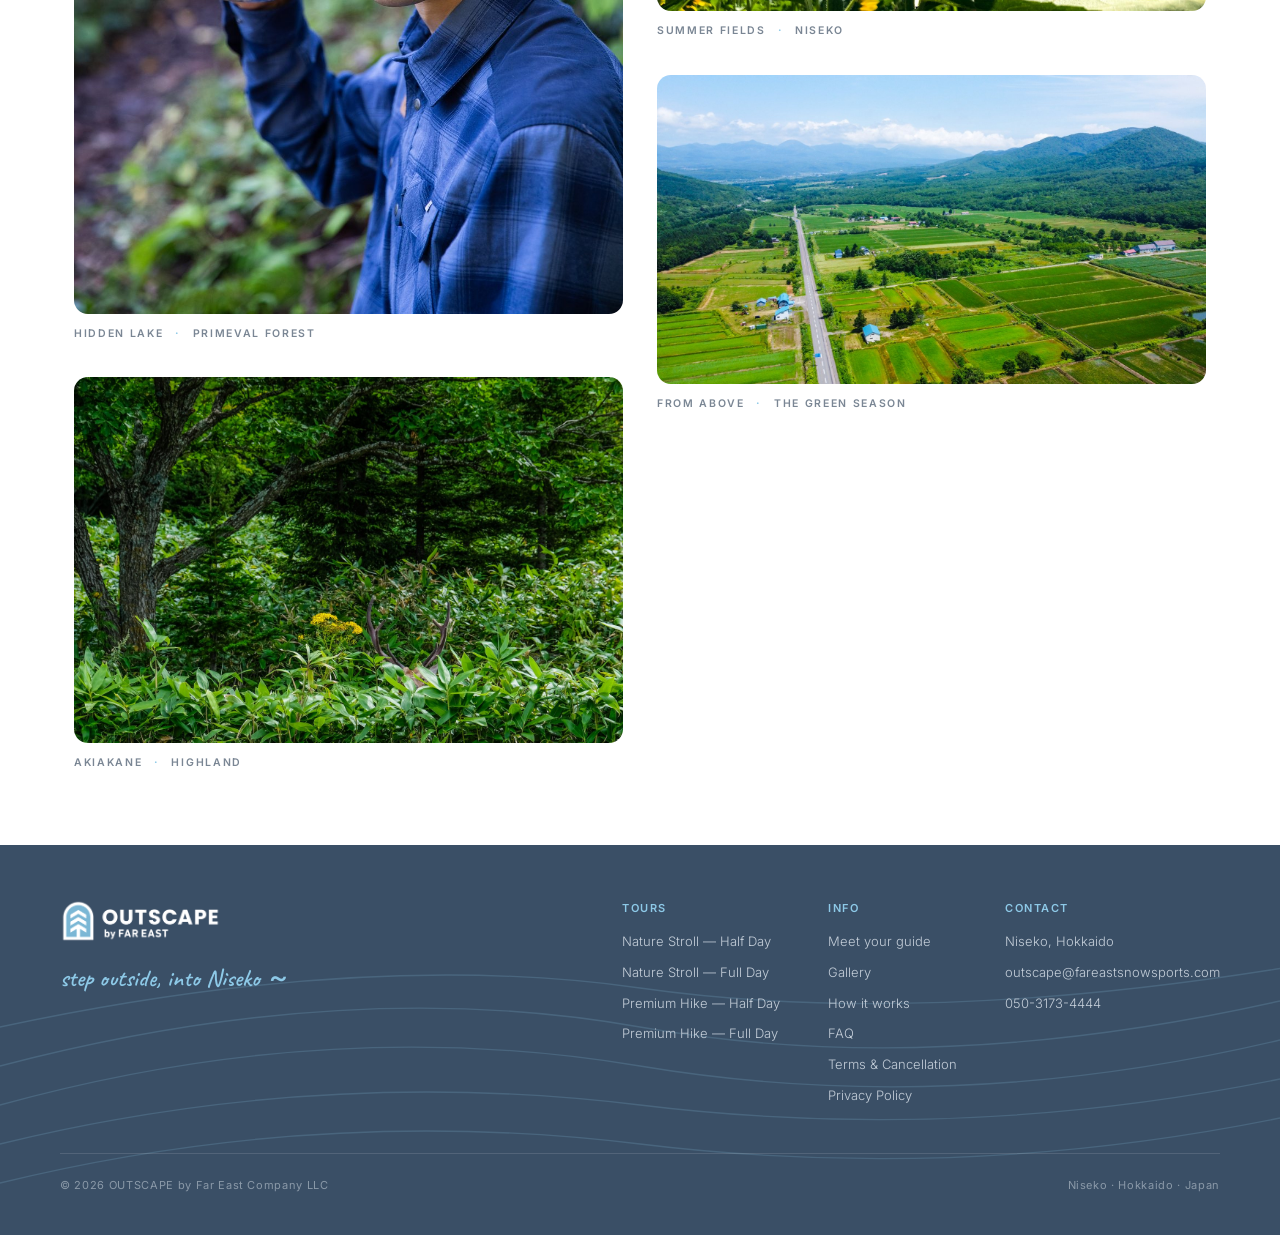
<file: gallery.html>
<!DOCTYPE html>
<html lang="en">
<head>
<meta charset="UTF-8">
<meta name="viewport" content="width=device-width, initial-scale=1.0">
<title>Gallery — Niseko's Colourful Summer Seasons | OUTSCAPE</title>
<meta name="description" content="Photos of Niseko's colourful summer seasons — green highlands, alpine flowers, mountain streams and summit views, from June to October in Hokkaido.">
<link rel="preconnect" href="https://fonts.googleapis.com">
<link rel="preconnect" href="https://fonts.gstatic.com" crossorigin>
<link href="https://fonts.googleapis.com/css2?family=Inter:wght@400;500;600;700;800&family=Caveat:wght@500;600;700&family=Noto+Sans+JP:wght@300;400;500;700&display=swap" rel="stylesheet">
<link rel="canonical" href="https://outscape.fareastsnowsports.com/gallery.html">
<meta name="robots" content="index, follow">
<meta property="og:type" content="website">
<meta property="og:site_name" content="OUTSCAPE by Far East">
<meta property="og:title" content="Gallery — Niseko's Colourful Summer Seasons | OUTSCAPE">
<meta property="og:description" content="Photos of Niseko's colourful summer seasons — green highlands, alpine flowers, mountain streams and summit views, from June to October in Hokkaido.">
<meta property="og:url" content="https://outscape.fareastsnowsports.com/gallery.html">
<meta property="og:image" content="https://outscape.fareastsnowsports.com/assets/og_cover.jpg">
<meta property="og:image:width" content="1200">
<meta property="og:image:height" content="630">
<meta name="twitter:card" content="summary_large_image">
<meta name="twitter:image" content="https://outscape.fareastsnowsports.com/assets/og_cover.jpg">
<link rel="icon" href="assets/favicon.ico" sizes="any">
<link rel="icon" type="image/png" sizes="32x32" href="assets/favicon-32x32.png">
<link rel="icon" type="image/png" sizes="16x16" href="assets/favicon-16x16.png">
<link rel="apple-touch-icon" href="assets/apple-touch-icon.png">
<link rel="stylesheet" href="assets/outscape.css?v=67">
</head>
<body>

<!-- ===== NAV ===== -->
<nav class="nav">
  <a href="index.html"><img src="assets/logo_horizontal_color.png" alt="OUTSCAPE by Far East"></a>
  <div class="nav-links">
    <a href="index.html#tours">Tours</a>
    <a href="guides.html">Guide</a>
    <a href="gallery.html">Gallery</a>
    <a href="index.html#why">Why us</a>
    <a href="index.html#faq">FAQ</a>
  </div>
  <a href="index.html#tours" class="nav-cta">Explore Tours</a>
</nav>

<!-- ===== BREADCRUMB ===== -->
<nav class="breadcrumb" aria-label="Breadcrumb">
  <a href="index.html">Home</a>
  <span class="sep">›</span>
  <span class="cur">Gallery</span>
</nav>

<!-- ===== PAGE HEAD ===== -->
<header class="page-head wrap">
  <h1>The Green Season</h1>
  <p>緑の季節 — 雪が解けたあとの、ニセコのいちばん静かな時間</p>
</header>

<!-- ===== LEAD FRAME ===== -->
<section class="galp-lead">
  <figure>
    <img src="assets/galp_02.jpg" alt="Mt. Yotei at dusk, a lone fir in silhouette">
  </figure>
  <p class="galp-cap">Mt. Yotei <span class="dot">·</span> last light</p>
</section>

<section class="galp-intro">
  <p>When the snow melts, the mountains open. These are the days in between — the quiet ones, before anyone else is awake.</p>
</section>

<!-- ===== GALLERY GRID ===== -->
<section class="galp-grid">
  <figure class="galp"><figure><img src="assets/galp_03.jpg" alt="A clear mountain stream running through old-growth forest"></figure><figcaption>Mountain stream <span class="dot">·</span> old-growth forest</figcaption></figure>
  <figure class="galp"><figure><img src="assets/galp_01.jpg" alt="Mt. Yotei framed by green trees over a quiet road"></figure><figcaption>The road in <span class="dot">·</span> early summer</figcaption></figure>
  <figure class="galp"><figure><img src="assets/galp_04.jpg" alt="An Ezo deer in the summer undergrowth"></figure><figcaption>Ezo deer <span class="dot">·</span> summer woods</figcaption></figure>
  <figure class="galp"><figure><img src="assets/galp_07.jpg" alt="A hidden green lake in primeval forest"></figure><figcaption>Hidden lake <span class="dot">·</span> primeval forest</figcaption></figure>
  <figure class="galp"><figure><img src="assets/galp_05.jpg" alt="A dragonfly resting on a stem over green"></figure><figcaption>Akiakane <span class="dot">·</span> highland</figcaption></figure>
  <figure class="galp"><figure><img src="assets/galp_08.jpg" alt="Walking gently into a green summer forest"></figure><figcaption>Walking in <span class="dot">·</span> unhurried</figcaption></figure>
  <figure class="galp"><figure><img src="assets/galp_06.jpg" alt="Snowmelt running clear over mossy stones"></figure><figcaption>Snowmelt <span class="dot">·</span> running clear</figcaption></figure>
  <figure class="galp"><figure><img src="assets/galp_09.jpg" alt="Trail snacks and coffee on a log by the water"></figure><figcaption>A pause <span class="dot">·</span> carried for you</figcaption></figure>
  <figure class="galp"><figure><img src="assets/galp_11.jpg" alt="A highland marsh in the last light of day"></figure><figcaption>Highland marsh <span class="dot">·</span> dusk</figcaption></figure>
  <figure class="galp"><figure><img src="assets/galp_10.jpg" alt="A field of summer sunflowers"></figure><figcaption>Summer fields <span class="dot">·</span> Niseko</figcaption></figure>
  <figure class="galp"><figure><img src="assets/galp_12.jpg" alt="Aerial view over the green farmland of Niseko"></figure><figcaption>From above <span class="dot">·</span> the green season</figcaption></figure>
</section>

<!-- ===== FOOTER ===== -->
<footer class="foot">
  <svg class="contour" viewBox="0 0 1400 300" preserveAspectRatio="none" xmlns="http://www.w3.org/2000/svg">
    <g fill="none" stroke="#8DC9E7" stroke-width="1">
      <path d="M0,260 Q350,200 700,230 T1400,210"/>
      <path d="M0,230 Q350,170 700,200 T1400,180"/>
      <path d="M0,200 Q360,130 700,170 T1400,150"/>
      <path d="M0,170 Q380,100 700,140 T1400,120"/>
      <path d="M0,140 Q400,80 700,110 T1400,95"/>
    </g>
  </svg>
  <div class="foot-inner">
    <div>
      <img src="assets/logo_horizontal_white.png" alt="OUTSCAPE by Far East">
      <div class="tagline">step outside, into Niseko ～</div>
    </div>
    <div class="foot-links">
      <div class="col">
        <h5>Tours</h5>
        <a href="stroll-hd.html">Nature Stroll — Half Day</a>
        <a href="stroll-fd.html">Nature Stroll — Full Day</a>
        <a href="hiking-hd.html">Premium Hike — Half Day</a>
        <a href="hiking-fd.html">Premium Hike — Full Day</a>
      </div>
      <div class="col">
        <h5>Info</h5>
        <a href="guides.html">Meet your guide</a>
        <a href="gallery.html">Gallery</a>
        <a href="index.html#how">How it works</a>
        <a href="index.html#faq">FAQ</a>
        <a href="terms.html">Terms &amp; Cancellation</a>
        <a href="privacy.html">Privacy Policy</a>
      </div>
      <div class="col">
        <h5>Contact</h5>
        <a href="#">Niseko, Hokkaido</a>
        <a href="mailto:outscape@fareastsnowsports.com">outscape@fareastsnowsports.com</a>
        <a href="tel:05031734444">050-3173-4444</a>
      </div>
    </div>
  </div>
  <div class="foot-base">
    <span>© 2026 OUTSCAPE by Far East Company LLC</span>
    <span>Niseko · Hokkaido · Japan</span>
  </div>
</footer>

</body>
</html>
</file>
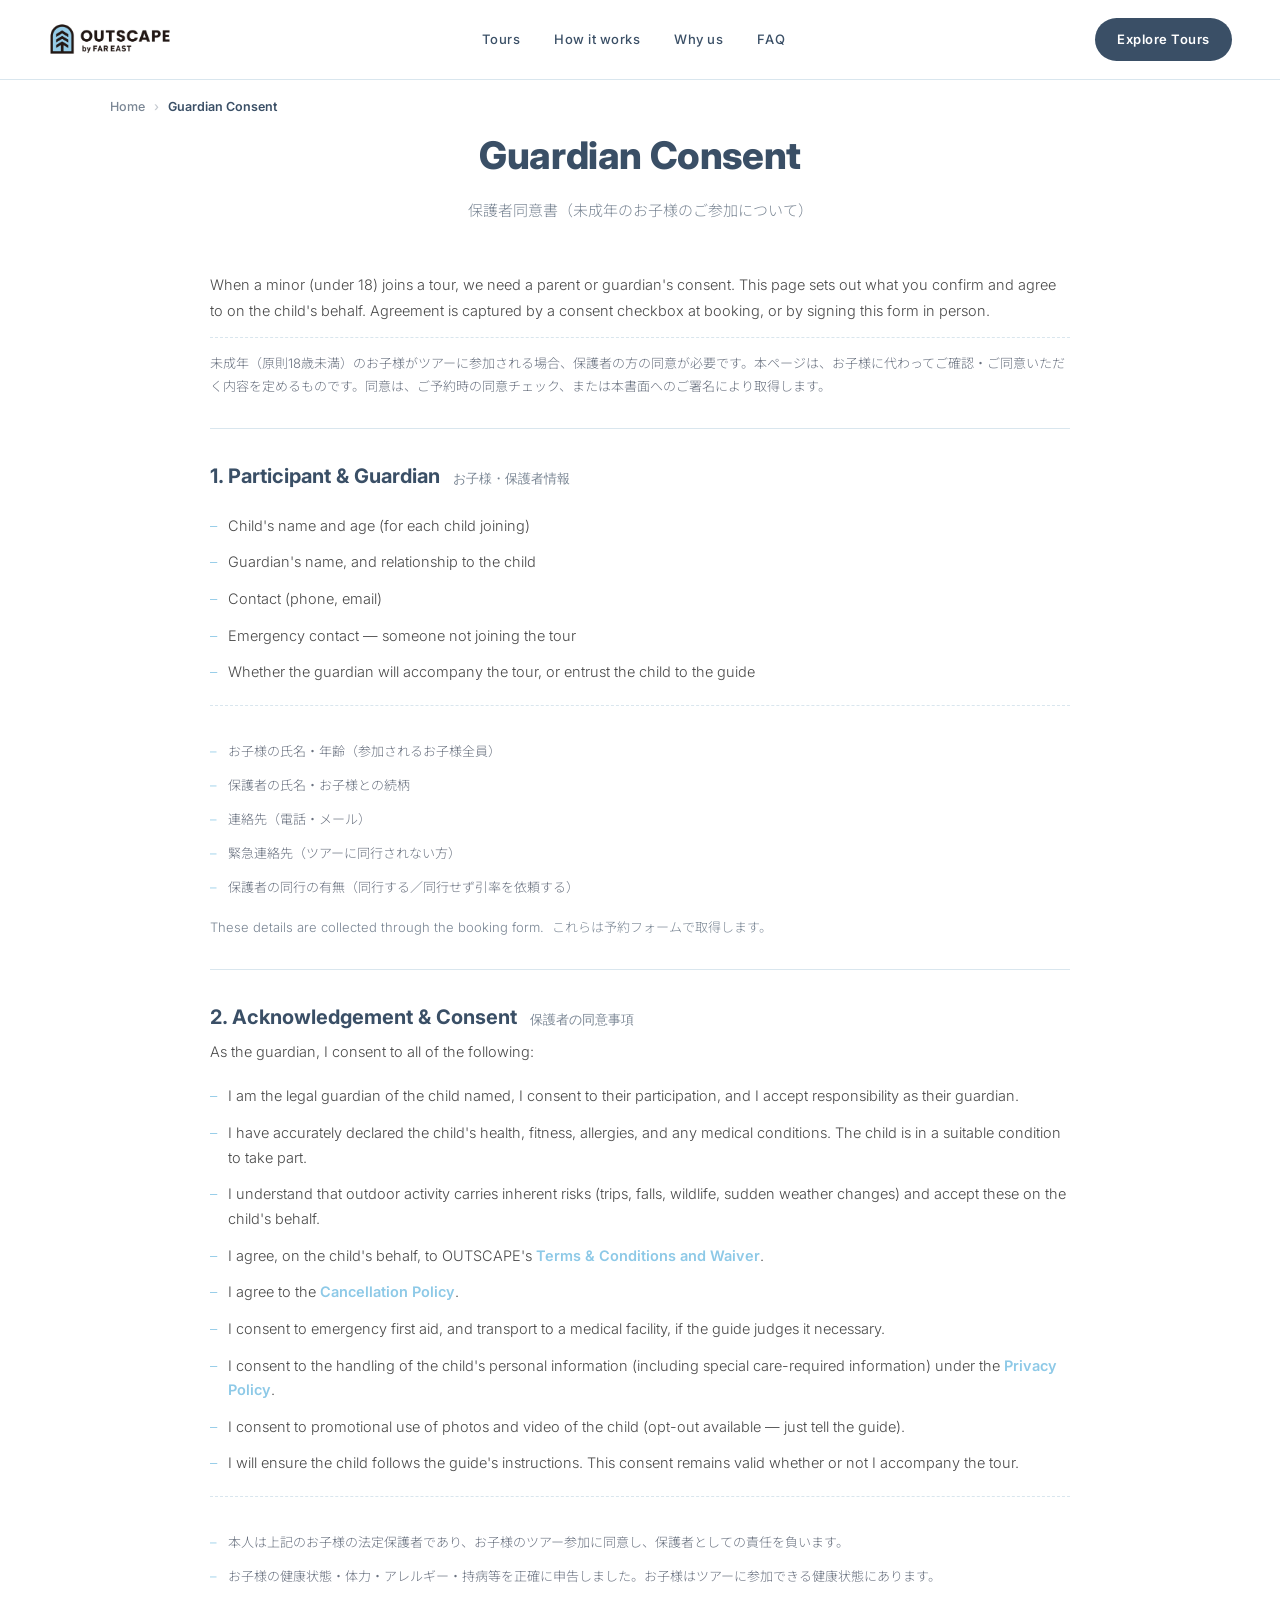
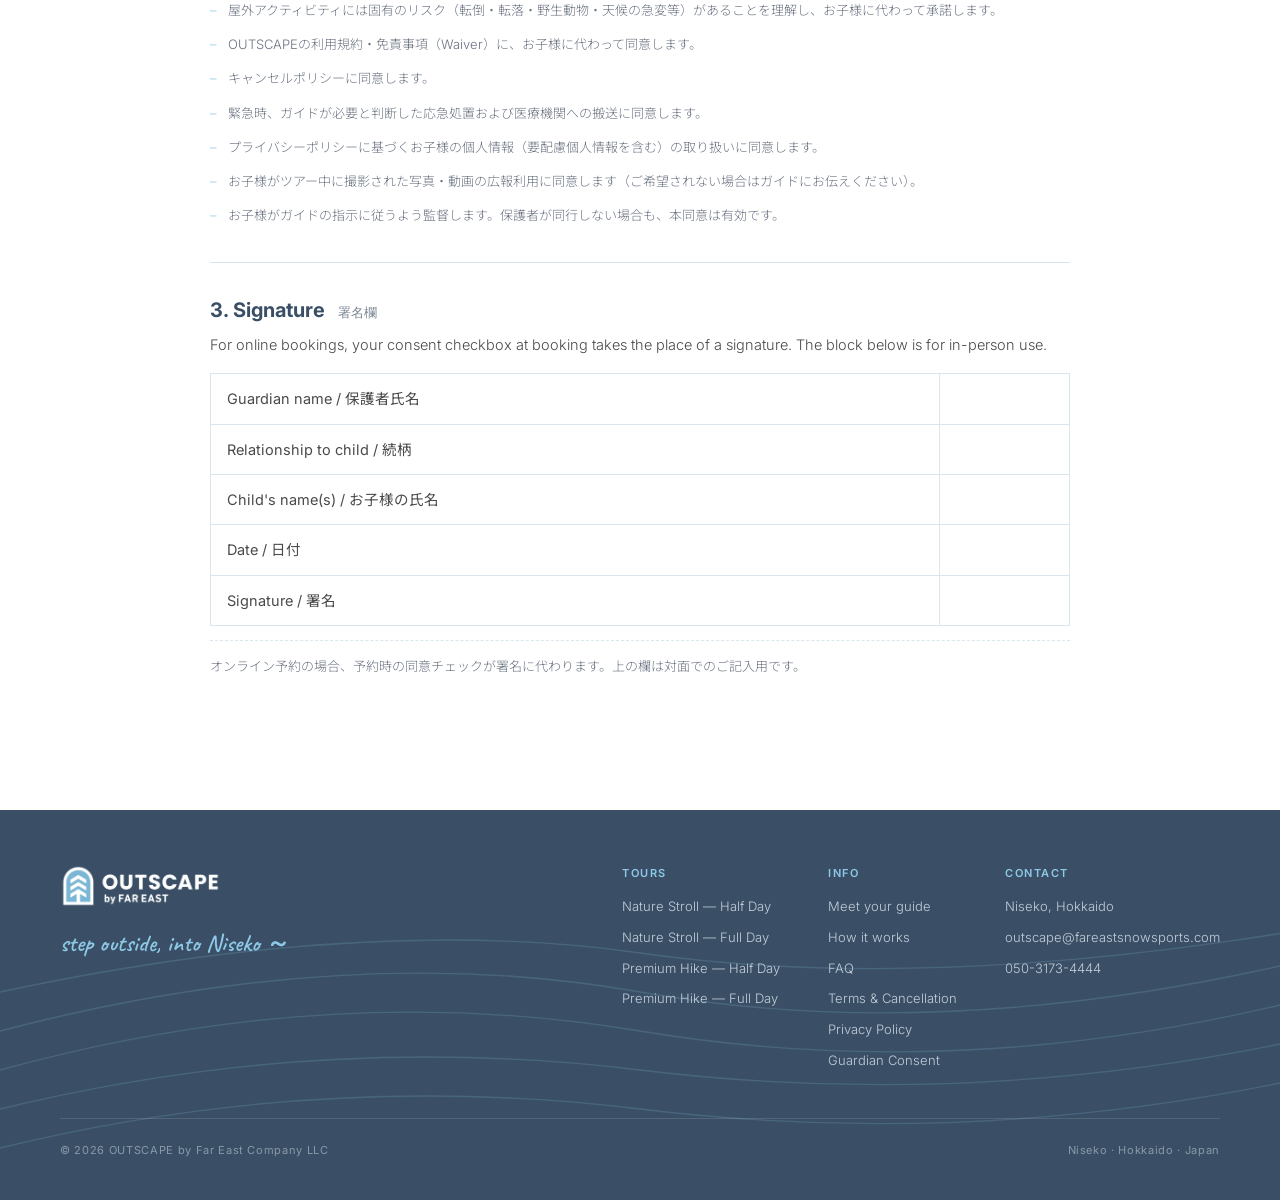
<file: guardian-consent.html>
<!DOCTYPE html>
<html lang="en">
<head>
<meta charset="UTF-8">
<meta name="viewport" content="width=device-width, initial-scale=1.0">
<title>Guardian Consent Form | OUTSCAPE</title>
<meta name="description" content="OUTSCAPE guardian consent form for minors.">
<link rel="preconnect" href="https://fonts.googleapis.com">
<link rel="preconnect" href="https://fonts.gstatic.com" crossorigin>
<link href="https://fonts.googleapis.com/css2?family=Inter:wght@400;500;600;700;800&family=Caveat:wght@500;600;700&family=Noto+Sans+JP:wght@300;400;500;700&display=swap" rel="stylesheet">
<link rel="canonical" href="https://outscape.fareastsnowsports.com/guardian-consent.html">
<meta name="robots" content="noindex, follow">
<meta property="og:type" content="website">
<meta property="og:site_name" content="OUTSCAPE by Far East">
<meta property="og:title" content="Guardian Consent Form | OUTSCAPE">
<meta property="og:description" content="OUTSCAPE guardian consent form for minors.">
<meta property="og:url" content="https://outscape.fareastsnowsports.com/guardian-consent.html">
<meta property="og:image" content="https://outscape.fareastsnowsports.com/assets/og_cover.jpg">
<meta property="og:image:width" content="1200">
<meta property="og:image:height" content="630">
<meta name="twitter:card" content="summary_large_image">
<meta name="twitter:image" content="https://outscape.fareastsnowsports.com/assets/og_cover.jpg">
<link rel="icon" href="assets/favicon.ico" sizes="any">
<link rel="icon" type="image/png" sizes="32x32" href="assets/favicon-32x32.png">
<link rel="icon" type="image/png" sizes="16x16" href="assets/favicon-16x16.png">
<link rel="apple-touch-icon" href="assets/apple-touch-icon.png">
<link rel="stylesheet" href="assets/outscape.css?v=67">
</head>
<body>

<!-- ===== NAV ===== -->
<nav class="nav">
  <a href="index.html"><img src="assets/logo_horizontal_color.png" alt="OUTSCAPE by Far East"></a>
  <div class="nav-links">
    <a href="index.html#tours">Tours</a>
    <a href="index.html#how">How it works</a>
    <a href="index.html#why">Why us</a>
    <a href="index.html#faq">FAQ</a>
  </div>
  <a href="index.html#tours" class="nav-cta">Explore Tours</a>
</nav>

<!-- ===== BREADCRUMB ===== -->
<nav class="breadcrumb" aria-label="Breadcrumb">
  <a href="index.html">Home</a>
  <span class="sep">›</span>
  <span class="cur">Guardian Consent</span>
</nav>

<!-- ===== PAGE HEAD ===== -->
<header class="page-head wrap">
  <h1>Guardian Consent</h1>
  <p>保護者同意書（未成年のお子様のご参加について）</p>
</header>

<section class="wrap">
<div class="legal">

  <!-- Intro -->
  <div class="legal-sec">
    <p style="font-weight:300;color:#4a4a4a;font-size:14.5px;margin-top:4px">When a minor (under 18) joins a tour, we need a parent or guardian's consent. This page sets out what you confirm and agree to on the child's behalf. Agreement is captured by a consent checkbox at booking, or by signing this form in person.</p>
    <div class="jpblock"><p style="font-weight:300;font-size:13px;color:#6a7280;margin:0">未成年（原則18歳未満）のお子様がツアーに参加される場合、保護者の方の同意が必要です。本ページは、お子様に代わってご確認・ご同意いただく内容を定めるものです。同意は、ご予約時の同意チェック、または本書面へのご署名により取得します。</p></div>
  </div>

  <!-- 1. Participant & Guardian -->
  <div class="legal-sec">
    <h3>1. Participant &amp; Guardian <span class="jp">お子様・保護者情報</span></h3>
    <ul>
      <li>Child's name and age (for each child joining)</li>
      <li>Guardian's name, and relationship to the child</li>
      <li>Contact (phone, email)</li>
      <li>Emergency contact — someone not joining the tour</li>
      <li>Whether the guardian will accompany the tour, or entrust the child to the guide</li>
    </ul>
    <div class="jpblock"><ul>
      <li>お子様の氏名・年齢（参加されるお子様全員）</li>
      <li>保護者の氏名・お子様との続柄</li>
      <li>連絡先（電話・メール）</li>
      <li>緊急連絡先（ツアーに同行されない方）</li>
      <li>保護者の同行の有無（同行する／同行せず引率を依頼する）</li>
    </ul></div>
    <p style="font-weight:300;color:#7A8694;font-size:13px;margin-top:12px">These details are collected through the booking form.<span class="jp" style="margin-left:8px">これらは予約フォームで取得します。</span></p>
  </div>

  <!-- 2. Acknowledgement & Consent -->
  <div class="legal-sec">
    <h3>2. Acknowledgement &amp; Consent <span class="jp">保護者の同意事項</span></h3>
    <p style="font-weight:300;color:#4a4a4a;font-size:14.5px;margin-top:4px">As the guardian, I consent to all of the following:</p>
    <ul>
      <li>I am the legal guardian of the child named, I consent to their participation, and I accept responsibility as their guardian.</li>
      <li>I have accurately declared the child's health, fitness, allergies, and any medical conditions. The child is in a suitable condition to take part.</li>
      <li>I understand that outdoor activity carries inherent risks (trips, falls, wildlife, sudden weather changes) and accept these on the child's behalf.</li>
      <li>I agree, on the child's behalf, to OUTSCAPE's <a href="terms.html" style="color:var(--sky);font-weight:600">Terms &amp; Conditions and Waiver</a>.</li>
      <li>I agree to the <a href="terms.html" style="color:var(--sky);font-weight:600">Cancellation Policy</a>.</li>
      <li>I consent to emergency first aid, and transport to a medical facility, if the guide judges it necessary.</li>
      <li>I consent to the handling of the child's personal information (including special care-required information) under the <a href="privacy.html" style="color:var(--sky);font-weight:600">Privacy Policy</a>.</li>
      <li>I consent to promotional use of photos and video of the child (opt-out available — just tell the guide).</li>
      <li>I will ensure the child follows the guide's instructions. This consent remains valid whether or not I accompany the tour.</li>
    </ul>
    <div class="jpblock"><ul>
      <li>本人は上記のお子様の法定保護者であり、お子様のツアー参加に同意し、保護者としての責任を負います。</li>
      <li>お子様の健康状態・体力・アレルギー・持病等を正確に申告しました。お子様はツアーに参加できる健康状態にあります。</li>
      <li>屋外アクティビティには固有のリスク（転倒・転落・野生動物・天候の急変等）があることを理解し、お子様に代わって承諾します。</li>
      <li>OUTSCAPEの<a href="terms.html">利用規約・免責事項（Waiver）</a>に、お子様に代わって同意します。</li>
      <li><a href="terms.html">キャンセルポリシー</a>に同意します。</li>
      <li>緊急時、ガイドが必要と判断した応急処置および医療機関への搬送に同意します。</li>
      <li><a href="privacy.html">プライバシーポリシー</a>に基づくお子様の個人情報（要配慮個人情報を含む）の取り扱いに同意します。</li>
      <li>お子様がツアー中に撮影された写真・動画の広報利用に同意します（ご希望されない場合はガイドにお伝えください）。</li>
      <li>お子様がガイドの指示に従うよう監督します。保護者が同行しない場合も、本同意は有効です。</li>
    </ul></div>
  </div>

  <!-- 3. Signature -->
  <div class="legal-sec">
    <h3>3. Signature <span class="jp">署名欄</span></h3>
    <p style="font-weight:300;color:#4a4a4a;font-size:14.5px;margin-top:4px">For online bookings, your consent checkbox at booking takes the place of a signature. The block below is for in-person use.</p>
    <table class="ctable">
      <tr><td>Guardian name / 保護者氏名</td><td></td></tr>
      <tr><td>Relationship to child / 続柄</td><td></td></tr>
      <tr><td>Child's name(s) / お子様の氏名</td><td></td></tr>
      <tr><td>Date / 日付</td><td></td></tr>
      <tr><td>Signature / 署名</td><td></td></tr>
    </table>
    <div class="jpblock"><p style="font-weight:300;font-size:13px;color:#6a7280;margin:0">オンライン予約の場合、予約時の同意チェックが署名に代わります。上の欄は対面でのご記入用です。</p></div>
  </div>

</div>
</section>

<!-- ===== FOOTER ===== -->
<footer class="foot">
  <svg class="contour" viewBox="0 0 1400 300" preserveAspectRatio="none" xmlns="http://www.w3.org/2000/svg">
    <g fill="none" stroke="#8DC9E7" stroke-width="1">
      <path d="M0,260 Q350,200 700,230 T1400,210"/>
      <path d="M0,230 Q350,170 700,200 T1400,180"/>
      <path d="M0,200 Q360,130 700,170 T1400,150"/>
      <path d="M0,170 Q380,100 700,140 T1400,120"/>
      <path d="M0,140 Q400,80 700,110 T1400,95"/>
    </g>
  </svg>
  <div class="foot-inner">
    <div>
      <img src="assets/logo_horizontal_white.png" alt="OUTSCAPE by Far East">
      <div class="tagline">step outside, into Niseko ～</div>
    </div>
    <div class="foot-links">
      <div class="col">
        <h5>Tours</h5>
        <a href="stroll-hd.html">Nature Stroll — Half Day</a>
        <a href="stroll-fd.html">Nature Stroll — Full Day</a>
        <a href="hiking-hd.html">Premium Hike — Half Day</a>
        <a href="hiking-fd.html">Premium Hike — Full Day</a>
      </div>
      <div class="col">
        <h5>Info</h5>
        <a href="guides.html">Meet your guide</a>
        <a href="index.html#how">How it works</a>
        <a href="index.html#faq">FAQ</a>
        <a href="terms.html">Terms &amp; Cancellation</a>
        <a href="privacy.html">Privacy Policy</a>
        <a href="guardian-consent.html">Guardian Consent</a>
      </div>
      <div class="col">
        <h5>Contact</h5>
        <a href="#">Niseko, Hokkaido</a>
        <a href="mailto:outscape@fareastsnowsports.com">outscape@fareastsnowsports.com</a>
        <a href="tel:05031734444">050-3173-4444</a>
      </div>
    </div>
  </div>
  <div class="foot-base">
    <span>© 2026 OUTSCAPE by Far East Company LLC</span>
    <span>Niseko · Hokkaido · Japan</span>
  </div>
</footer>

</body>
</html>
</file>
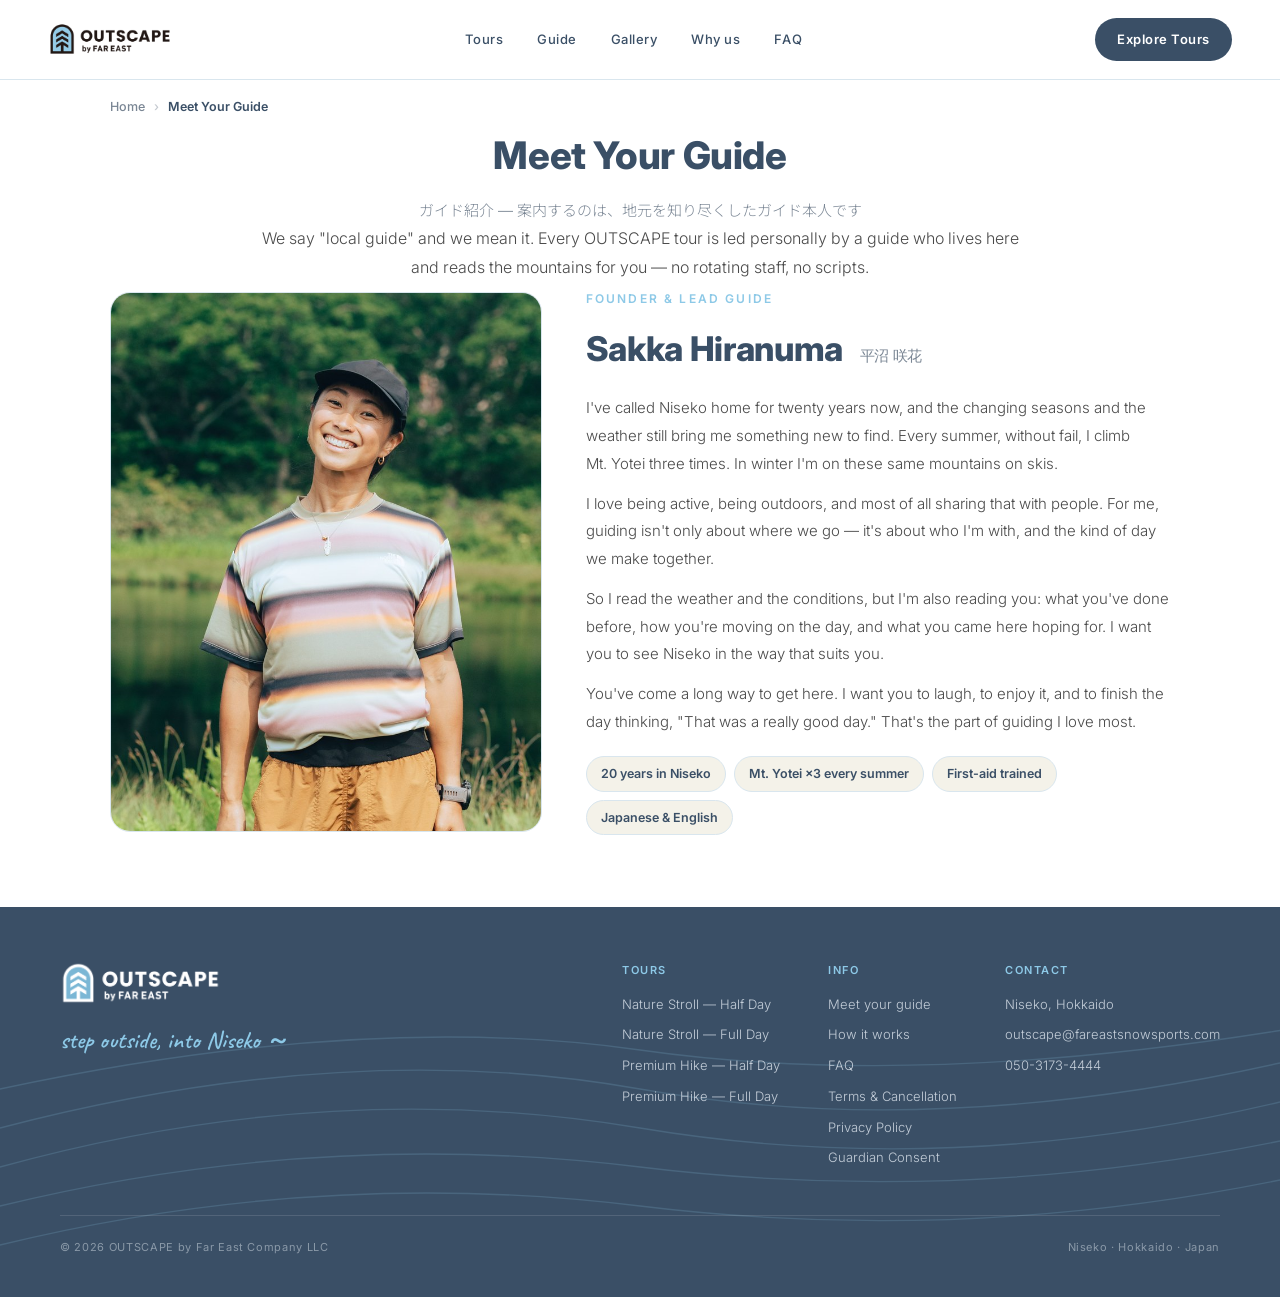
<file: guides.html>
<!DOCTYPE html>
<html lang="en">
<head>
<meta charset="UTF-8">
<meta name="viewport" content="width=device-width, initial-scale=1.0">
<title>Meet Your Guide — Sakka Hiranuma | OUTSCAPE Niseko</title>
<meta name="description" content="Meet Sakka Hiranuma, founder and lead guide of OUTSCAPE — twenty years in Niseko, personally leading every summer nature walk and hike in Hokkaido.">
<link rel="preconnect" href="https://fonts.googleapis.com">
<link rel="preconnect" href="https://fonts.gstatic.com" crossorigin>
<link href="https://fonts.googleapis.com/css2?family=Inter:wght@400;500;600;700;800&family=Caveat:wght@500;600;700&family=Noto+Sans+JP:wght@300;400;500;700&display=swap" rel="stylesheet">
<link rel="canonical" href="https://outscape.fareastsnowsports.com/guides.html">
<meta name="robots" content="index, follow">
<meta property="og:type" content="website">
<meta property="og:site_name" content="OUTSCAPE by Far East">
<meta property="og:title" content="Meet Your Guide — Sakka Hiranuma | OUTSCAPE Niseko">
<meta property="og:description" content="Meet Sakka Hiranuma, founder and lead guide of OUTSCAPE — twenty years in Niseko, personally leading every summer nature walk and hike in Hokkaido.">
<meta property="og:url" content="https://outscape.fareastsnowsports.com/guides.html">
<meta property="og:image" content="https://outscape.fareastsnowsports.com/assets/og_cover.jpg">
<meta property="og:image:width" content="1200">
<meta property="og:image:height" content="630">
<meta name="twitter:card" content="summary_large_image">
<meta name="twitter:image" content="https://outscape.fareastsnowsports.com/assets/og_cover.jpg">
<link rel="icon" href="assets/favicon.ico" sizes="any">
<link rel="icon" type="image/png" sizes="32x32" href="assets/favicon-32x32.png">
<link rel="icon" type="image/png" sizes="16x16" href="assets/favicon-16x16.png">
<link rel="apple-touch-icon" href="assets/apple-touch-icon.png">
<link rel="stylesheet" href="assets/outscape.css?v=67">
</head>
<body>

<!-- ===== NAV ===== -->
<nav class="nav">
  <a href="index.html"><img src="assets/logo_horizontal_color.png" alt="OUTSCAPE by Far East"></a>
  <div class="nav-links">
    <a href="index.html#tours">Tours</a>
    <a href="guides.html">Guide</a>
    <a href="gallery.html">Gallery</a>
    <a href="index.html#why">Why us</a>
    <a href="index.html#faq">FAQ</a>
  </div>
  <a href="index.html#tours" class="nav-cta">Explore Tours</a>
</nav>

<!-- ===== BREADCRUMB ===== -->
<nav class="breadcrumb" aria-label="Breadcrumb">
  <a href="index.html">Home</a>
  <span class="sep">›</span>
  <span class="cur">Meet Your Guide</span>
</nav>

<!-- ===== PAGE HEAD ===== -->
<header class="page-head wrap">
  <h1>Meet Your Guide</h1>
  <p>ガイド紹介 — 案内するのは、地元を知り尽くしたガイド本人です</p>
</header>

<section class="wrap">
  <p class="guides-intro">We say "local guide" and we mean it. Every OUTSCAPE tour is led personally by a guide who lives here and reads the mountains for you — no rotating staff, no scripts.</p>
</section>

<!-- ===== GUIDE ===== -->
<section class="guides wrap">
  <div class="guide">
    <div class="guide-photo">
      <img src="assets/guide_sakka.jpg?v=34" alt="Sakka Hiranuma — OUTSCAPE Lead Guide">
    </div>
    <div class="guide-body">
      <div class="guide-role">Founder &amp; Lead Guide</div>
      <h2>Sakka Hiranuma <span class="jp">平沼 咲花</span></h2>
      <div class="bio">
        <p>I've called Niseko home for twenty years now, and the changing seasons and the weather still bring me something new to find. Every summer, without fail, I climb Mt.&nbsp;Yotei three times. In winter I'm on these same mountains on skis.</p>
        <p>I love being active, being outdoors, and most of all sharing that with people. For me, guiding isn't only about where we go — it's about who I'm with, and the kind of day we make together.</p>
        <p>So I read the weather and the conditions, but I'm also reading you: what you've done before, how you're moving on the day, and what you came here hoping for. I want you to see Niseko in the way that suits you.</p>
        <p>You've come a long way to get here. I want you to laugh, to enjoy it, and to finish the day thinking, "That was a really good day." That's the part of guiding I love most.</p>
      </div>
      <div class="guide-creds">
        <span class="badge">20 years in Niseko</span>
        <span class="badge">Mt. Yotei ×3 every summer</span>
        <span class="badge">First-aid trained</span>
        <span class="badge">Japanese &amp; English</span>
      </div>
    </div>
  </div>
</section>

<!-- ===== FOOTER ===== -->
<footer class="foot">
  <svg class="contour" viewBox="0 0 1400 300" preserveAspectRatio="none" xmlns="http://www.w3.org/2000/svg">
    <g fill="none" stroke="#8DC9E7" stroke-width="1">
      <path d="M0,260 Q350,200 700,230 T1400,210"/>
      <path d="M0,230 Q350,170 700,200 T1400,180"/>
      <path d="M0,200 Q360,130 700,170 T1400,150"/>
      <path d="M0,170 Q380,100 700,140 T1400,120"/>
      <path d="M0,140 Q400,80 700,110 T1400,95"/>
    </g>
  </svg>
  <div class="foot-inner">
    <div>
      <img src="assets/logo_horizontal_white.png" alt="OUTSCAPE by Far East">
      <div class="tagline">step outside, into Niseko ～</div>
    </div>
    <div class="foot-links">
      <div class="col">
        <h5>Tours</h5>
        <a href="stroll-hd.html">Nature Stroll — Half Day</a>
        <a href="stroll-fd.html">Nature Stroll — Full Day</a>
        <a href="hiking-hd.html">Premium Hike — Half Day</a>
        <a href="hiking-fd.html">Premium Hike — Full Day</a>
      </div>
      <div class="col">
        <h5>Info</h5>
        <a href="guides.html">Meet your guide</a>
        <a href="index.html#how">How it works</a>
        <a href="index.html#faq">FAQ</a>
        <a href="terms.html">Terms &amp; Cancellation</a>
        <a href="privacy.html">Privacy Policy</a>
        <a href="guardian-consent.html">Guardian Consent</a>
      </div>
      <div class="col">
        <h5>Contact</h5>
        <a href="#">Niseko, Hokkaido</a>
        <a href="mailto:outscape@fareastsnowsports.com">outscape@fareastsnowsports.com</a>
        <a href="tel:05031734444">050-3173-4444</a>
      </div>
    </div>
  </div>
  <div class="foot-base">
    <span>© 2026 OUTSCAPE by Far East Company LLC</span>
    <span>Niseko · Hokkaido · Japan</span>
  </div>
</footer>

</body>
</html>
</file>
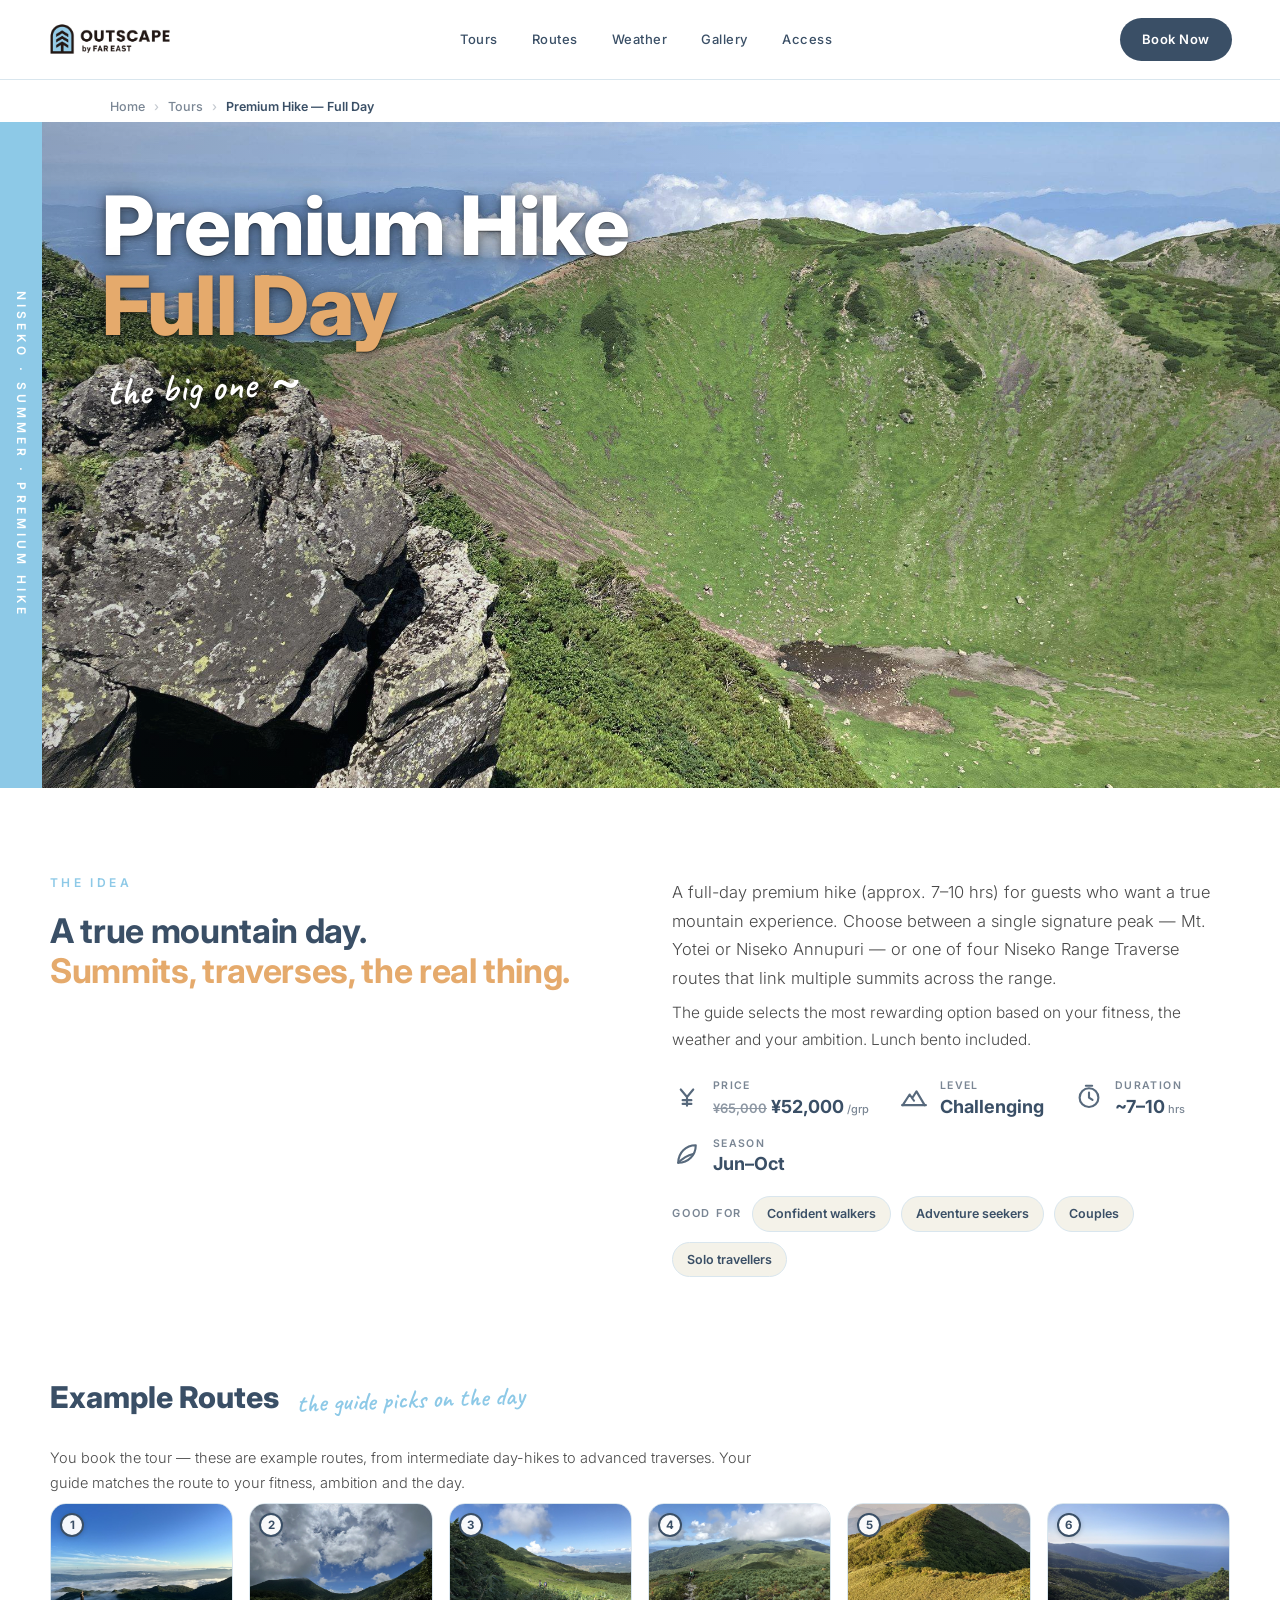
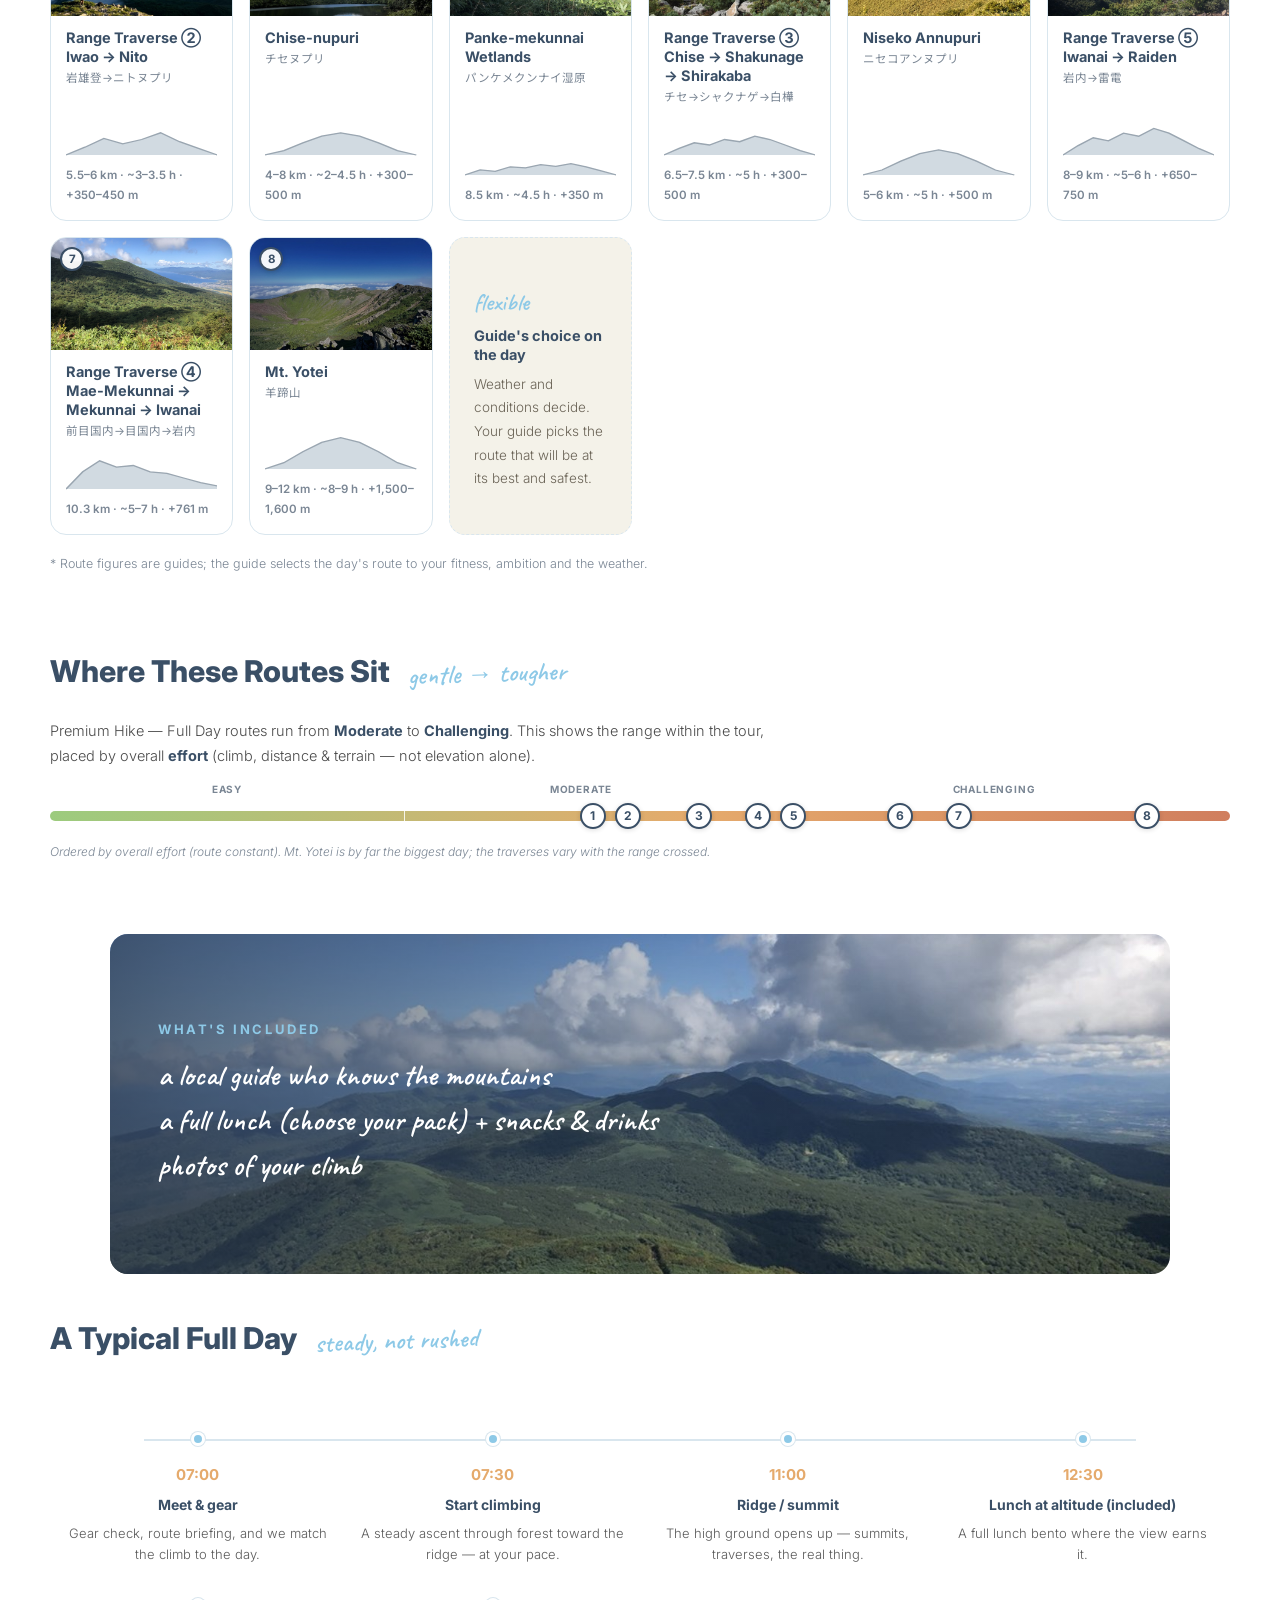
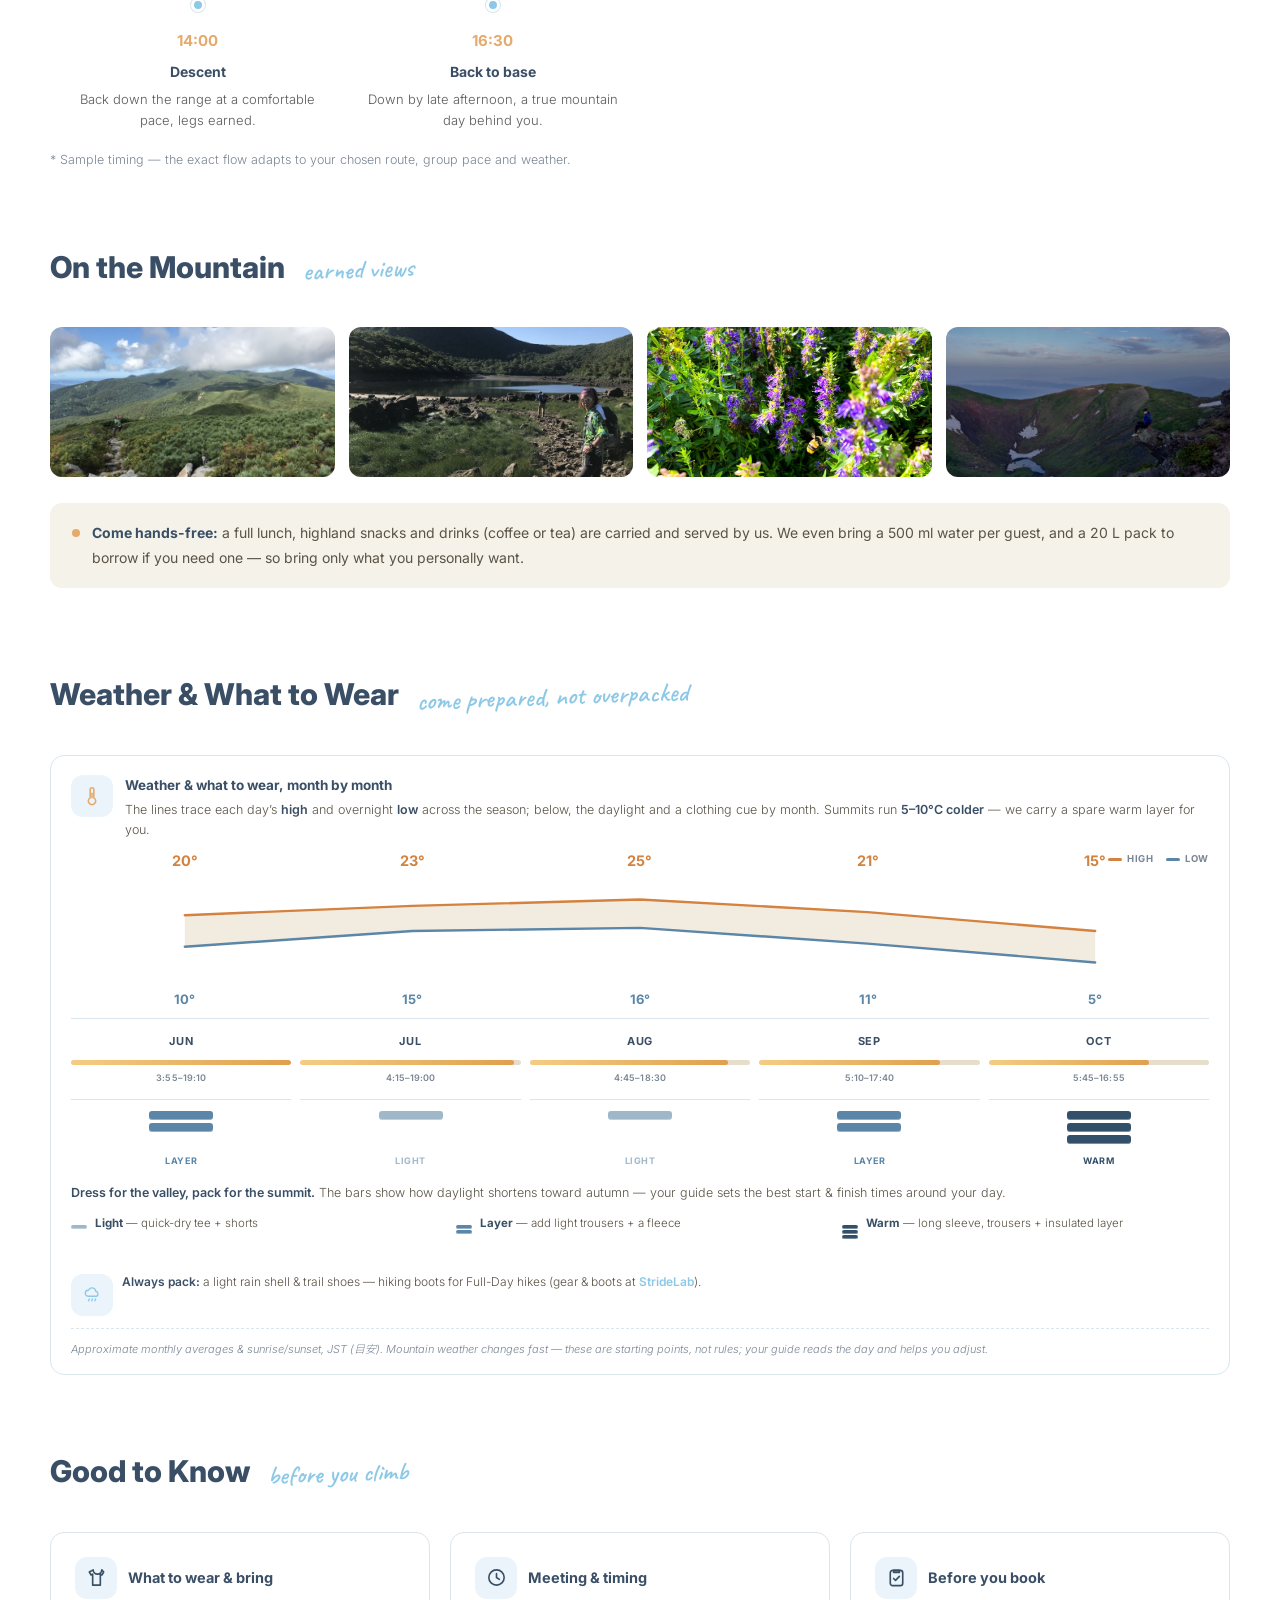
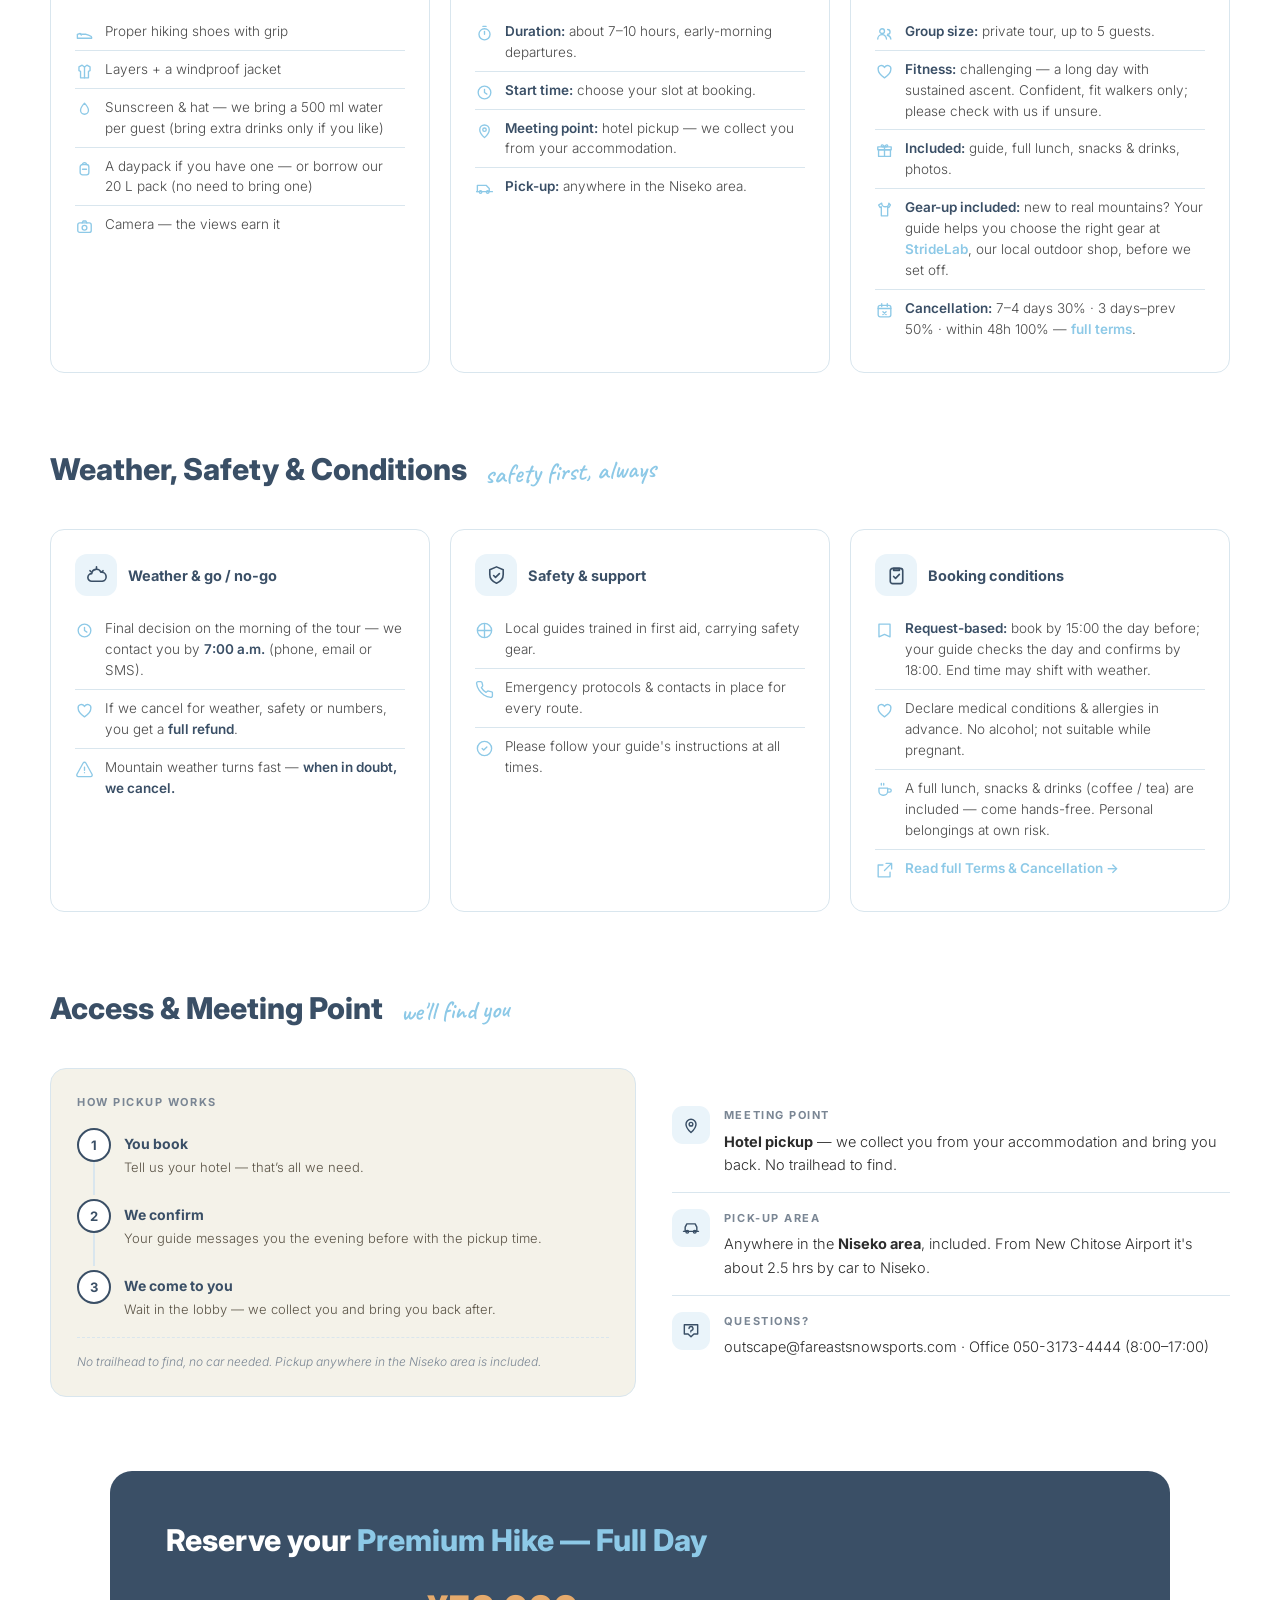
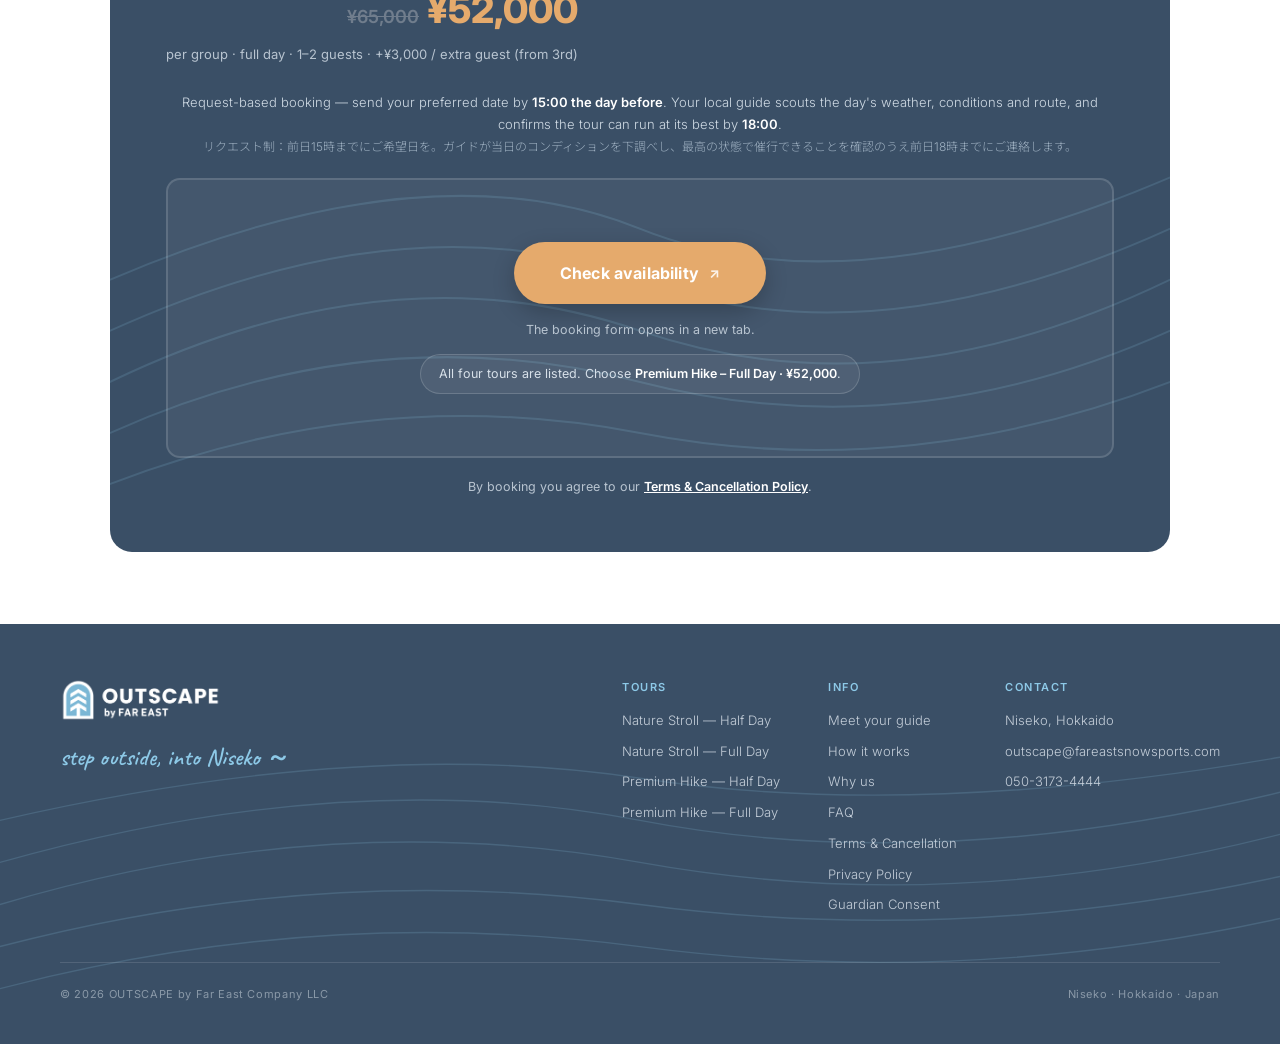
<file: hiking-fd.html>
<!DOCTYPE html>
<html lang="en">
<head>
<meta charset="UTF-8">
<meta name="viewport" content="width=device-width, initial-scale=1.0">
<title>Premium Hike · Full Day — Niseko Summit Hikes | OUTSCAPE</title>
<meta name="description" content="Full-day guided summit hikes in Niseko, Hokkaido — Mt. Yotei, the Annupuri range traverse and Chise-nupuri. For confident walkers, small groups, June–October.">
<link rel="preconnect" href="https://fonts.googleapis.com">
<link rel="preconnect" href="https://fonts.gstatic.com" crossorigin>
<link href="https://fonts.googleapis.com/css2?family=Inter:wght@400;500;600;700;800&family=Caveat:wght@500;600;700&family=Noto+Sans+JP:wght@300;400;500;700&display=swap" rel="stylesheet">
<link rel="canonical" href="https://outscape.fareastsnowsports.com/hiking-fd.html">
<meta name="robots" content="index, follow">
<meta property="og:type" content="website">
<meta property="og:site_name" content="OUTSCAPE by Far East">
<meta property="og:title" content="Premium Hike · Full Day — Niseko Summit Hikes | OUTSCAPE">
<meta property="og:description" content="Full-day guided summit hikes in Niseko, Hokkaido — Mt. Yotei, the Annupuri range traverse and Chise-nupuri. For confident walkers, small groups, June–October.">
<meta property="og:url" content="https://outscape.fareastsnowsports.com/hiking-fd.html">
<meta property="og:image" content="https://outscape.fareastsnowsports.com/assets/og_cover.jpg">
<meta property="og:image:width" content="1200">
<meta property="og:image:height" content="630">
<meta name="twitter:card" content="summary_large_image">
<meta name="twitter:image" content="https://outscape.fareastsnowsports.com/assets/og_cover.jpg">
<link rel="icon" href="assets/favicon.ico" sizes="any">
<link rel="icon" type="image/png" sizes="32x32" href="assets/favicon-32x32.png">
<link rel="icon" type="image/png" sizes="16x16" href="assets/favicon-16x16.png">
<link rel="apple-touch-icon" href="assets/apple-touch-icon.png">
<link rel="stylesheet" href="assets/outscape.css?v=67">
<script src="assets/outscape.js?v=67" defer></script>
</head>
<body>

<!-- ===== NAV ===== -->
<nav class="nav">
  <a href="index.html"><img src="assets/logo_horizontal_color.png" alt="OUTSCAPE by Far East"></a>
  <div class="nav-links">
    <a href="index.html#tours">Tours</a>
    <a href="#courses">Routes</a>
    <a href="#weather">Weather</a>
    <a href="#gallery">Gallery</a>
    <a href="#access">Access</a>
  </div>
  <a href="#book" class="nav-cta">Book Now</a>
</nav>

<!-- ===== BREADCRUMB ===== -->
<nav class="breadcrumb" aria-label="Breadcrumb">
  <a href="index.html">Home</a>
  <span class="sep">›</span>
  <a href="index.html#tours">Tours</a>
  <span class="sep">›</span>
  <span class="cur">Premium Hike — Full Day</span>
</nav>

<!-- ===== HERO ===== -->
<header class="hero">
  <div class="sidetab"><span>Niseko · Summer · Premium Hike</span></div>
    <div class="hero-img" data-hero-fade>
    <img class="hero-slide is-active" src="assets/hero_hiking_fd.jpg" alt="The crater rim of Mt. Yotei above the clouds">
    <img class="hero-slide" src="assets/courses/yotei_2.jpg" alt="High on the Mt. Yotei trail" aria-hidden="true">
    <img class="hero-slide" src="assets/courses/mekunnai_2.jpg" alt="Rolling summits on the range traverse" aria-hidden="true">
    <img class="hero-slide" src="assets/courses/iwanai_1.jpg" alt="The ridge above the Sea of Japan" aria-hidden="true">
    <img class="hero-slide" src="assets/courses/chise_1.jpg" alt="Chise-nupuri above the lake" aria-hidden="true">
    <h1 class="hero-title">Premium Hike<br><span class="l2">Full Day</span></h1>
    <div class="hero-script">the big one ～</div>
  </div>
</header>

<!-- ===== INTRO ===== -->
<section class="intro wrap" id="about">
  <div>
    <div class="eyebrow">The Idea</div>
    <h2>A true mountain day.<br><em>Summits, traverses, the real thing.</em></h2>
  </div>
  <div>
    <p class="lead">A full-day premium hike (approx. 7–10 hrs) for guests who want a true mountain experience. Choose between a single signature peak — Mt. Yotei or Niseko Annupuri — or one of four Niseko Range Traverse routes that link multiple summits across the range.</p>
    <p>The guide selects the most rewarding option based on your fitness, the weather and your ambition. Lunch bento included.</p>
    <div class="facts" style="margin-top:24px">
      <div class="fact"><span class="fi"><svg class="line" viewBox="0 0 24 24"><path d="M7 6l5 6 5-6M12 12v7M8.5 14.5h7M8.5 17.5h7"/></svg></span><div><div class="k">Price</div><div class="v"><span class="was">¥65,000</span>¥52,000<small> /grp</small></div></div></div>
      <div class="fact"><span class="fi"><svg class="line" viewBox="0 0 24 24"><path d="M3 18.5l5.5-8.5 3.5 5M10.5 13l3.5-5.5 6.5 11"/><path d="M2.5 18.5h19"/></svg></span><div><div class="k">Level</div><div class="v">Challenging</div></div></div>
      <div class="fact"><span class="fi"><svg class="line" viewBox="0 0 24 24"><circle cx="12" cy="12.5" r="7.5"/><path d="M12 8.5v4l2.8 1.8"/><path d="M9.5 3h5"/></svg></span><div><div class="k">Duration</div><div class="v">~7–10<small> hrs</small></div></div></div>
      <div class="fact"><span class="fi"><svg class="line" viewBox="0 0 24 24"><path d="M5 19c0-8 6-14 14-14 0 8-6 14-14 14Z"/><path d="M5 19c4-4 8-6 12-7"/></svg></span><div><div class="k">Season</div><div class="v">Jun–Oct</div></div></div>
    </div>
    <div class="goodfor">
      <span class="lbl">Good for</span>
      <span class="badge">Confident walkers</span>
      <span class="badge">Adventure seekers</span>
      <span class="badge">Couples</span>
      <span class="badge">Solo travellers</span>
    </div>
  </div>
</section>

<!-- ===== ROUTES (COURSES) ===== -->
<section class="courses wrap" id="courses">
  <div class="sec-head">
    <h3>Example Routes</h3>
    <span class="script">the guide picks on the day</span>
  </div>
  <p class="cspec-intro">You book the tour — these are example routes, from intermediate day-hikes to advanced traverses. Your guide matches the route to your fitness, ambition and the day.</p>
  <div class="course-grid">

    <div class="course">
      <div class="course-photo"><span class="course-num">1</span><img src="assets/course_iwao_nito.jpg" alt="The Iwao-nupuri ridge on the Iwao → Nito traverse"></div>
      <div class="course-body">
        <div class="course-head"><h4>Range Traverse ② Iwao → Nito</h4>
        <div class="jp">岩雄登→ニトヌプリ</div></div>
        <span class="lvl mod">Intermediate</span>
        <div class="course-elev"><svg viewBox="0 0 120 40" preserveAspectRatio="none" xmlns="http://www.w3.org/2000/svg" aria-hidden="true"><path d="M0,37.0 L0.0,37.0 L15.0,29.2 L30.0,20.4 L45.0,25.9 L60.0,21.5 L75.0,14.8 L90.0,23.7 L105.0,30.4 L120.0,37.0 L120.0,37.0 Z" fill="#cdd6de" opacity="0.9"/><path d="M0.0,37.0 15.0,29.2 30.0,20.4 45.0,25.9 60.0,21.5 75.0,14.8 90.0,23.7 105.0,30.4 120.0,37.0" fill="none" stroke="#9aa6b1" stroke-width="1.3"/></svg></div>
        <div class="course-meta">5.5–6 km · ~3–3.5 h · +350–450 m</div>
      </div>
    </div>

    <div class="course" data-detail="chise">
      <div class="course-photo"><span class="course-num">2</span><img src="assets/course_chise.jpg" alt="Chise-nupuri reflected in the lake below"></div>
      <div class="course-body">
        <div class="course-head"><h4>Chise-nupuri</h4>
        <div class="jp">チセヌプリ</div></div>
        <span class="lvl mod">Intermediate</span>
        <div class="course-elev"><svg viewBox="0 0 120 40" preserveAspectRatio="none" xmlns="http://www.w3.org/2000/svg" aria-hidden="true"><path d="M0,37.0 L0.0,37.0 L15.0,32.6 L30.0,24.8 L45.0,18.2 L60.0,14.8 L75.0,18.2 L90.0,24.8 L105.0,32.6 L120.0,37.0 L120.0,37.0 Z" fill="#cdd6de" opacity="0.9"/><path d="M0.0,37.0 15.0,32.6 30.0,24.8 45.0,18.2 60.0,14.8 75.0,18.2 90.0,24.8 105.0,32.6 120.0,37.0" fill="none" stroke="#9aa6b1" stroke-width="1.3"/></svg></div>
        <div class="course-meta">4–8 km · ~2–4.5 h · +300–500 m</div>
      </div>
    </div>

    <div class="course" data-detail="panke">
      <div class="course-photo"><span class="course-num">3</span><img src="assets/course_panke.jpg" alt="Green rolling wetlands at Panke-mekunnai"></div>
      <div class="course-body">
        <div class="course-head"><h4>Panke-mekunnai Wetlands</h4>
        <div class="jp">パンケメクンナイ湿原</div></div>
        <span class="lvl mod">Intermediate</span>
        <div class="course-elev"><svg viewBox="0 0 120 40" preserveAspectRatio="none" xmlns="http://www.w3.org/2000/svg" aria-hidden="true"><path d="M0,37.0 L0.0,37.0 L12.0,31.8 L24.0,33.3 L36.0,28.8 L48.0,29.8 L60.0,26.7 L72.0,28.3 L84.0,25.7 L96.0,28.8 L108.0,32.9 L120.0,37.0 L120.0,37.0 Z" fill="#cdd6de" opacity="0.9"/><path d="M0.0,37.0 12.0,31.8 24.0,33.3 36.0,28.8 48.0,29.8 60.0,26.7 72.0,28.3 84.0,25.7 96.0,28.8 108.0,32.9 120.0,37.0" fill="none" stroke="#9aa6b1" stroke-width="1.3"/></svg></div>
        <div class="course-meta">8.5 km · ~4.5 h · +350 m</div>
      </div>
    </div>

    <div class="course">
      <div class="course-photo"><span class="course-num">4</span><img src="assets/course_shirakaba.jpg" alt="The sky-boundary ridge across the range"></div>
      <div class="course-body">
        <div class="course-head"><h4>Range Traverse ③ Chise → Shakunage → Shirakaba</h4>
        <div class="jp">チセ→シャクナゲ→白樺</div></div>
        <span class="lvl mod" style="background:#f3d9cf;color:#b0573a">Advanced</span>
        <div class="course-elev"><svg viewBox="0 0 120 40" preserveAspectRatio="none" xmlns="http://www.w3.org/2000/svg" aria-hidden="true"><path d="M0,37.0 L0.0,37.0 L12.0,30.4 L24.0,24.8 L36.0,27.0 L48.0,21.5 L60.0,23.7 L72.0,18.2 L84.0,21.5 L96.0,27.0 L108.0,32.6 L120.0,37.0 L120.0,37.0 Z" fill="#cdd6de" opacity="0.9"/><path d="M0.0,37.0 12.0,30.4 24.0,24.8 36.0,27.0 48.0,21.5 60.0,23.7 72.0,18.2 84.0,21.5 96.0,27.0 108.0,32.6 120.0,37.0" fill="none" stroke="#9aa6b1" stroke-width="1.3"/></svg></div>
        <div class="course-meta">6.5–7.5 km · ~5 h · +300–500 m</div>
      </div>
    </div>

    <div class="course">
      <div class="course-photo"><span class="course-num">5</span><img src="assets/course_annupuri.jpg" alt="Green slopes with Mt. Yotei view from Annupuri"></div>
      <div class="course-body">
        <div class="course-head"><h4>Niseko Annupuri</h4>
        <div class="jp">ニセコアンヌプリ</div></div>
        <span class="lvl mod">Intermediate</span>
        <div class="course-elev"><svg viewBox="0 0 120 40" preserveAspectRatio="none" xmlns="http://www.w3.org/2000/svg" aria-hidden="true"><path d="M0,37.0 L0.0,37.0 L15.0,32.0 L30.0,23.1 L45.0,15.6 L60.0,11.8 L75.0,15.6 L90.0,23.1 L105.0,32.0 L120.0,37.0 L120.0,37.0 Z" fill="#cdd6de" opacity="0.9"/><path d="M0.0,37.0 15.0,32.0 30.0,23.1 45.0,15.6 60.0,11.8 75.0,15.6 90.0,23.1 105.0,32.0 120.0,37.0" fill="none" stroke="#9aa6b1" stroke-width="1.3"/></svg></div>
        <div class="course-meta">5–6 km · ~5 h · +500 m</div>
      </div>
    </div>

    <div class="course" data-detail="iwanai">
      <div class="course-photo"><span class="course-num">6</span><img src="assets/course_iwanai.jpg" alt="The Iwanai-dake ridge falling away to the Sea of Japan"></div>
      <div class="course-body">
        <div class="course-head"><h4>Range Traverse ⑤ Iwanai → Raiden</h4>
        <div class="jp">岩内→雷電</div></div>
        <span class="lvl mod" style="background:#f3d9cf;color:#b0573a">Advanced</span>
        <div class="course-elev"><svg viewBox="0 0 120 40" preserveAspectRatio="none" xmlns="http://www.w3.org/2000/svg" aria-hidden="true"><path d="M0,37.0 L0.0,37.0 L12.0,27.6 L24.0,19.8 L36.0,22.9 L48.0,15.1 L60.0,18.2 L72.0,10.4 L84.0,15.1 L96.0,22.9 L108.0,30.7 L120.0,37.0 L120.0,37.0 Z" fill="#cdd6de" opacity="0.9"/><path d="M0.0,37.0 12.0,27.6 24.0,19.8 36.0,22.9 48.0,15.1 60.0,18.2 72.0,10.4 84.0,15.1 96.0,22.9 108.0,30.7 120.0,37.0" fill="none" stroke="#9aa6b1" stroke-width="1.3"/></svg></div>
        <div class="course-meta">8–9 km · ~5–6 h · +650–750 m</div>
      </div>
    </div>

    <div class="course" data-detail="mekunnai">
      <div class="course-photo"><span class="course-num">7</span><img src="assets/course_mekunnai.jpg" alt="Green rolling summits on the Mekunnai range traverse"></div>
      <div class="course-body">
        <div class="course-head"><h4>Range Traverse ④ Mae-Mekunnai → Mekunnai → Iwanai</h4>
        <div class="jp">前目国内→目国内→岩内</div></div>
        <span class="lvl mod" style="background:#f3d9cf;color:#b0573a">Advanced</span>
        <div class="course-elev"><svg viewBox="0 0 120 40" preserveAspectRatio="none" xmlns="http://www.w3.org/2000/svg" aria-hidden="true"><path d="M0,37.0 L0.0,37.0 L13.3,19.8 L26.7,8.8 L40.0,15.1 L53.3,13.5 L66.7,19.8 L80.0,21.3 L93.3,26.0 L106.7,30.7 L120.0,33.9 L120.0,37.0 Z" fill="#cdd6de" opacity="0.9"/><path d="M0.0,37.0 13.3,19.8 26.7,8.8 40.0,15.1 53.3,13.5 66.7,19.8 80.0,21.3 93.3,26.0 106.7,30.7 120.0,33.9" fill="none" stroke="#9aa6b1" stroke-width="1.3"/></svg></div>
        <div class="course-meta">10.3 km · ~5–7 h · +761 m</div>
      </div>
    </div>

    <div class="course" data-detail="yotei">
      <div class="course-photo"><span class="course-num">8</span><img src="assets/course_yotei.jpg" alt="The crater rim of Mt. Yotei above the clouds"></div>
      <div class="course-body">
        <div class="course-head"><h4>Mt. Yotei</h4>
        <div class="jp">羊蹄山</div></div>
        <span class="lvl mod" style="background:#f3d9cf;color:#b0573a">Advanced</span>
        <div class="course-elev"><svg viewBox="0 0 120 40" preserveAspectRatio="none" xmlns="http://www.w3.org/2000/svg" aria-hidden="true"><path d="M0,37.0 L0.0,37.0 L15.0,30.7 L30.0,19.8 L45.0,10.4 L60.0,5.7 L75.0,10.4 L90.0,19.8 L105.0,30.7 L120.0,37.0 L120.0,37.0 Z" fill="#cdd6de" opacity="0.9"/><path d="M0.0,37.0 15.0,30.7 30.0,19.8 45.0,10.4 60.0,5.7 75.0,10.4 90.0,19.8 105.0,30.7 120.0,37.0" fill="none" stroke="#9aa6b1" stroke-width="1.3"/></svg></div>
        <div class="course-meta">9–12 km · ~8–9 h · +1,500–1,600 m</div>
      </div>
    </div>

    <div class="course" style="background:var(--cream);border-style:dashed">
      <div class="course-body" style="display:flex;flex-direction:column;justify-content:center;height:100%;padding:30px 24px">
        <div style="font-family:'Caveat';font-weight:600;font-size:24px;color:var(--sky)">flexible</div>
        <h4 style="margin-top:4px">Guide's choice on the day</h4>
        <p style="font-weight:300;font-size:13.5px;color:#6a6356;margin-top:8px">Weather and conditions decide. Your guide picks the route that will be at its best and safest.</p>
      </div>
    </div>

  </div>
  <p class="tl-note">* Route figures are guides; the guide selects the day's route to your fitness, ambition and the weather.</p>
</section>

<!-- ===== COURSE SPECTRUM ===== -->
<section class="cspec-sec wrap">
  <div class="sec-head"><h3>Where These Routes Sit</h3><span class="script">gentle → tougher</span></div>
  <p class="cspec-intro">Premium Hike — Full Day routes run from <b>Moderate</b> to <b>Challenging</b>. This shows the range within the tour, placed by overall <b>effort</b> (climb, distance &amp; terrain — not elevation alone).</p>
  <div class="cspec">
    <div class="cspec-track">
      <span class="cspec-zone" style="left:15%">Easy</span>
      <span class="cspec-zone" style="left:45%">Moderate</span>
      <span class="cspec-zone" style="left:80%">Challenging</span>
      <span class="cspec-zsep" style="left:30%"></span>
      <span class="cspec-zsep" style="left:60%"></span>
      <span class="cspec-dot" style="left:46%">1</span>
      <span class="cspec-dot" style="left:49%">2</span>
      <span class="cspec-dot" style="left:55%">3</span>
      <span class="cspec-dot" style="left:60%">4</span>
      <span class="cspec-dot" style="left:63%">5</span>
      <span class="cspec-dot" style="left:72%">6</span>
      <span class="cspec-dot" style="left:77%">7</span>
      <span class="cspec-dot" style="left:93%">8</span>
    </div>
    <p class="cspec-note">Ordered by overall effort (route constant). Mt. Yotei is by far the biggest day; the traverses vary with the range crossed.</p>
  </div>
</section>

<!-- ===== FEATURE BAND ===== -->
<section class="wrap">
  <div class="featband">
    <img src="assets/courses/mekunnai_3.jpg" alt="The long green ridge above Mekunnai under a wide sky">
    <div class="overlay"></div>
    <ul class="feat-list">
      <li class="h">What's included</li>
      <li>a local guide who knows the mountains</li>
      <li>a full lunch (choose your pack) + snacks &amp; drinks</li>
      <li>photos of your climb</li>
    </ul>
  </div>
</section>

<!-- ===== TIMELINE ===== -->
<section class="timeline wrap" id="itinerary">
  <div class="sec-head">
    <h3>A Typical Full Day</h3>
    <span class="script">steady, not rushed</span>
  </div>
  <div class="tl">
    <div class="tl-step"><div class="tl-dot"></div><div class="tl-time">07:00</div><h5>Meet &amp; gear</h5><p>Gear check, route briefing, and we match the climb to the day.</p></div>
    <div class="tl-step"><div class="tl-dot"></div><div class="tl-time">07:30</div><h5>Start climbing</h5><p>A steady ascent through forest toward the ridge — at your pace.</p></div>
    <div class="tl-step"><div class="tl-dot"></div><div class="tl-time">11:00</div><h5>Ridge / summit</h5><p>The high ground opens up — summits, traverses, the real thing.</p></div>
    <div class="tl-step"><div class="tl-dot"></div><div class="tl-time">12:30</div><h5>Lunch at altitude (included)</h5><p>A full lunch bento where the view earns it.</p></div>
    <div class="tl-step"><div class="tl-dot"></div><div class="tl-time">14:00</div><h5>Descent</h5><p>Back down the range at a comfortable pace, legs earned.</p></div>
    <div class="tl-step"><div class="tl-dot"></div><div class="tl-time">16:30</div><h5>Back to base</h5><p>Down by late afternoon, a true mountain day behind you.</p></div>
  </div>
  <p class="tl-note">* Sample timing — the exact flow adapts to your chosen route, group pace and weather.</p>
</section>

<!-- ===== GALLERY ===== -->
<section class="gallery wrap" id="gallery">
  <div class="sec-head">
    <h3>On the Mountain</h3>
    <span class="script">earned views</span>
  </div>
  <div class="gal-grid">
    <img src="assets/course_shirakaba.jpg" alt="Ridge panorama" loading="lazy">
    <img src="assets/courses/chise_2.jpg" alt="The lake below Chise-nupuri" loading="lazy">
    <img src="assets/gal_flora.jpg" alt="Alpine flora" loading="lazy">
    <img src="assets/courses/yotei_2.jpg" alt="The crater rim of Mt. Yotei" loading="lazy">
  </div>
  <div class="note">
    <span class="dot"></span>
    <div><b>Come hands-free:</b> a full lunch, highland snacks and drinks (coffee or tea) are carried and served by us. We even bring a 500&nbsp;ml water per guest, and a 20&nbsp;L pack to borrow if you need one — so bring only what you personally want.</div>
  </div>
</section>


<!-- ===== WEATHER & WHAT TO WEAR ===== -->
<section class="season wrap" id="weather">
  <div class="sec-head">
    <h3>Weather &amp; What to Wear</h3>
    <span class="script">come prepared, not overpacked</span>
  </div>
  <div class="season-month">
    <div class="sm-head">
      <span class="ic"><svg class="line" viewBox="0 0 24 24"><path d="M10 14V5a2 2 0 1 1 4 0v9a4 4 0 1 1-4 0Z"/><path d="M12 14V9"/></svg></span>
      <div>
        <h5>Weather &amp; what to wear, month by month</h5>
        <p>The lines trace each day’s <b>high</b> and overnight <b>low</b> across the season; below, the daylight and a clothing cue by month. Summits run <b>5–10°C colder</b> — we carry a spare warm layer for you.</p>
      </div>
    </div>
    <div class="sm-chart">
      <div class="smc-key"><span class="k-hi">High</span><span class="k-lo">Low</span></div>
      <div class="smc-labels hi"><span>20°</span><span>23°</span><span>25°</span><span>21°</span><span>15°</span></div>
      <svg class="smc-svg" viewBox="0 0 500 120" preserveAspectRatio="none" aria-hidden="true">
        <path class="smc-band" d="M50,44 150,34.4 250,28 350,40.8 450,60 L450,92 350,72.8 250,56.8 150,60 50,76 Z"/>
        <polyline class="smc-lo" points="50,76 150,60 250,56.8 350,72.8 450,92" vector-effect="non-scaling-stroke"/>
        <polyline class="smc-hi" points="50,44 150,34.4 250,28 350,40.8 450,60" vector-effect="non-scaling-stroke"/>
      </svg>
      <div class="smc-labels lo"><span>10°</span><span>15°</span><span>16°</span><span>11°</span><span>5°</span></div>
    </div>
    <div class="sm-grid">
      <div class="sm-col"><div class="sm-mon">Jun</div><div class="sm-day"><div class="sm-track"><div class="sm-bar" style="width:100%"></div></div><div class="sm-times">3:55–19:10</div></div><div class="sm-kit layer" title="Layer"><span class="kb-stack"><span class="kb"></span><span class="kb"></span></span><span class="kb-t">Layer</span></div></div>
      <div class="sm-col"><div class="sm-mon">Jul</div><div class="sm-day"><div class="sm-track"><div class="sm-bar" style="width:97%"></div></div><div class="sm-times">4:15–19:00</div></div><div class="sm-kit light" title="Light"><span class="kb-stack"><span class="kb"></span></span><span class="kb-t">Light</span></div></div>
      <div class="sm-col"><div class="sm-mon">Aug</div><div class="sm-day"><div class="sm-track"><div class="sm-bar" style="width:90%"></div></div><div class="sm-times">4:45–18:30</div></div><div class="sm-kit light" title="Light"><span class="kb-stack"><span class="kb"></span></span><span class="kb-t">Light</span></div></div>
      <div class="sm-col"><div class="sm-mon">Sep</div><div class="sm-day"><div class="sm-track"><div class="sm-bar" style="width:82%"></div></div><div class="sm-times">5:10–17:40</div></div><div class="sm-kit layer" title="Layer"><span class="kb-stack"><span class="kb"></span><span class="kb"></span></span><span class="kb-t">Layer</span></div></div>
      <div class="sm-col"><div class="sm-mon">Oct</div><div class="sm-day"><div class="sm-track"><div class="sm-bar" style="width:73%"></div></div><div class="sm-times">5:45–16:55</div></div><div class="sm-kit warm" title="Warm"><span class="kb-stack"><span class="kb"></span><span class="kb"></span><span class="kb"></span></span><span class="kb-t">Warm</span></div></div>
    </div>
  <p class="sm-rule"><b>Dress for the valley, pack for the summit.</b> The bars show how daylight shortens toward autumn — your guide sets the best start &amp; finish times around your day.</p>
    <div class="sm-levels">
      <div class="lv light"><span class="kb-stack sm"><span class="kb"></span></span><span><b>Light</b> — quick-dry tee + shorts</span></div>
      <div class="lv layer"><span class="kb-stack sm"><span class="kb"></span><span class="kb"></span></span><span><b>Layer</b> — add light trousers + a fleece</span></div>
      <div class="lv warm"><span class="kb-stack sm"><span class="kb"></span><span class="kb"></span><span class="kb"></span></span><span><b>Warm</b> — long sleeve, trousers + insulated layer</span></div>
    </div>
    <p class="sm-always"><span class="ic"><svg class="line" viewBox="0 0 24 24"><path d="M6.5 13a3.8 3.8 0 0 1 .4-7.6 4.8 4.8 0 0 1 9.2 1.2A3.4 3.4 0 0 1 17 13Z"/><path d="M8 16.5l-1 2.2M12 16.5l-1 2.2M16 16.5l-1 2.2"/></svg></span><span><b>Always pack:</b> a light rain shell &amp; trail shoes — hiking boots for Full-Day hikes (gear &amp; boots at <a href="https://www.instagram.com/stride_lab_niseko/" target="_blank" rel="noopener">StrideLab</a>).</span></p>
    <p class="sm-note">Approximate monthly averages &amp; sunrise/sunset, JST (目安). Mountain weather changes fast — these are starting points, not rules; your guide reads the day and helps you adjust.</p>
  </div>
</section>

<!-- ===== GOOD TO KNOW ===== -->
<section class="info wrap" id="info">
  <div class="sec-head">
    <h3>Good to Know</h3>
    <span class="script">before you climb</span>
  </div>
  <div class="info-grid">
    <div class="info-card">
      <h5><span class="ic"><svg class="line" viewBox="0 0 24 24"><path d="M8.5 4 4.5 6.3l1.9 3.1 1.6-.9V20h8V8.5l1.6.9 1.9-3.1L17.5 4a3 3 0 0 1-9 0Z"/></svg></span>What to wear &amp; bring</h5>
      <div class="frow"><span class="mi"><svg class="line" viewBox="0 0 24 24"><path d="M3 16v-3l3.5-1L9 13h5l4 1.5c1.2.4 3 .8 3 2.2V18H3Z"/><path d="M6.5 12.2 8 14"/></svg></span><div class="ft">Proper hiking shoes with grip</div></div>
      <div class="frow"><span class="mi"><svg class="line" viewBox="0 0 24 24"><path d="M9 4 5 6.2V11l2 .9V20h10v-8.1l2-.9V6.2L15 4l-3 2.3L9 4Z"/><path d="M12 6.3V20"/></svg></span><div class="ft">Layers + a windproof jacket</div></div>
      <div class="frow"><span class="mi"><svg class="line" viewBox="0 0 24 24"><path d="M12 4s5 5.6 5 9a5 5 0 0 1-10 0c0-3.4 5-9 5-9Z"/></svg></span><div class="ft">Sunscreen &amp; hat — we bring a 500&nbsp;ml water per guest (bring extra drinks only if you like)</div></div>
      <div class="frow"><span class="mi"><svg class="line" viewBox="0 0 24 24"><rect x="6.5" y="7" width="11" height="13" rx="3"/><path d="M9.5 7a2.5 2.5 0 0 1 5 0"/><path d="M9.5 13h5"/></svg></span><div class="ft">A daypack if you have one — or borrow our 20&nbsp;L pack (no need to bring one)</div></div>
      <div class="frow"><span class="mi"><svg class="line" viewBox="0 0 24 24"><rect x="3.5" y="7.5" width="17" height="12" rx="2.5"/><circle cx="12" cy="13.5" r="3"/><path d="M9 7.5 10.2 5h3.6L15 7.5"/></svg></span><div class="ft">Camera — the views earn it</div></div>
    </div>
    <div class="info-card">
      <h5><span class="ic"><svg class="line" viewBox="0 0 24 24"><circle cx="12" cy="12" r="8"/><path d="M12 8v4l3 2"/></svg></span>Meeting &amp; timing</h5>
      <div class="frow"><span class="mi"><svg class="line" viewBox="0 0 24 24"><circle cx="12" cy="13" r="7"/><path d="M12 13V9.5"/><path d="M10 3h4"/></svg></span><div class="ft"><b>Duration:</b> about 7–10 hours, early-morning departures.</div></div>
      <div class="frow"><span class="mi"><svg class="line" viewBox="0 0 24 24"><circle cx="12" cy="12" r="8"/><path d="M12 8v4l3 2"/></svg></span><div class="ft"><b>Start time:</b> choose your slot at booking.</div></div>
      <div class="frow"><span class="mi"><svg class="line" viewBox="0 0 24 24"><path d="M12 21s6-5.5 6-10a6 6 0 1 0-12 0c0 4.5 6 10 6 10Z"/><circle cx="12" cy="11" r="2.2"/></svg></span><div class="ft"><b>Meeting point:</b> hotel pickup — we collect you from your accommodation.</div></div>
      <div class="frow"><span class="mi"><svg class="line" viewBox="0 0 24 24"><path d="M3 16V8h11l4 4v4"/><path d="M2 16h20"/><circle cx="7" cy="16.5" r="1.6"/><circle cx="16" cy="16.5" r="1.6"/></svg></span><div class="ft"><b>Pick-up:</b> anywhere in the Niseko area.</div></div>
    </div>
    <div class="info-card">
      <h5><span class="ic"><svg class="line" viewBox="0 0 24 24"><rect x="5.5" y="4.5" width="13" height="16" rx="2.5"/><path d="M9 4.5h6v2.2H9z"/><path d="m9 13 2 2 4-4.2"/></svg></span>Before you book</h5>
      <div class="frow"><span class="mi"><svg class="line" viewBox="0 0 24 24"><circle cx="9" cy="9" r="3"/><path d="M3.5 19a5.5 5.5 0 0 1 11 0"/><path d="M16 7a3 3 0 0 1 0 6"/><path d="M15.5 14.2a5.5 5.5 0 0 1 4.5 4.8"/></svg></span><div class="ft"><b>Group size:</b> private tour, up to 5 guests.</div></div>
      <div class="frow"><span class="mi"><svg class="line" viewBox="0 0 24 24"><path d="M12 20S4 14.5 4 9.4A4.2 4.2 0 0 1 12 7a4.2 4.2 0 0 1 8 2.4C20 14.5 12 20 12 20Z"/></svg></span><div class="ft"><b>Fitness:</b> challenging — a long day with sustained ascent. Confident, fit walkers only; please check with us if unsure.</div></div>
      <div class="frow"><span class="mi"><svg class="line" viewBox="0 0 24 24"><path d="M4.5 11h15v8.5h-15z"/><path d="M3.5 7.5h17V11h-17z"/><path d="M12 7.5v12"/><path d="M12 7.5C10.5 4 8 4.5 8 6s2 1.5 4 1.5Zm0 0c1.5-3.5 4-3 4-1.5s-2 1.5-4 1.5Z"/></svg></span><div class="ft"><b>Included:</b> guide, full lunch, snacks &amp; drinks, photos.</div></div>
      <div class="frow"><span class="mi"><svg class="line" viewBox="0 0 24 24"><path d="M8.5 4 4.5 6.3l1.9 3.1 1.6-.9V20h8V8.5l1.6.9 1.9-3.1L17.5 4a3 3 0 0 1-9 0Z"/></svg></span><div class="ft"><b>Gear-up included:</b> new to real mountains? Your guide helps you choose the right gear at <a href="https://www.instagram.com/stride_lab_niseko/" target="_blank" rel="noopener" style="color:var(--sky);font-weight:600">StrideLab</a>, our local outdoor shop, before we set off.</div></div>
      <div class="frow"><span class="mi"><svg class="line" viewBox="0 0 24 24"><rect x="4" y="5.5" width="16" height="14.5" rx="2.5"/><path d="M4 9.5h16M8.5 3.5v3.5M15.5 3.5v3.5"/><path d="m10 13.5 4 3.5M14 13.5l-4 3.5"/></svg></span><div class="ft"><b>Cancellation:</b> 7–4 days 30% · 3 days–prev 50% · within 48h 100% — <a href="terms.html" style="color:var(--sky);font-weight:600">full terms</a>.</div></div>
    </div>
  </div>
</section>

<!-- ===== WEATHER, SAFETY & CONDITIONS ===== -->
<section class="info wrap" id="safety">
  <div class="sec-head">
    <h3>Weather, Safety &amp; Conditions</h3>
    <span class="script">safety first, always</span>
  </div>
  <div class="info-grid">
    <div class="info-card">
      <h5><span class="ic"><svg class="line" viewBox="0 0 24 24"><path d="M7 18a4 4 0 0 1 0-8 5 5 0 0 1 9.6-1.4A3.5 3.5 0 0 1 18 18Z"/><path d="M12 3v1.6M5.2 7l1.1 1.1M18.8 7l-1.1 1.1"/></svg></span>Weather &amp; go / no-go</h5>
      <div class="frow"><span class="mi"><svg class="line" viewBox="0 0 24 24"><circle cx="12" cy="12" r="8"/><path d="M12 8v4l3 2"/></svg></span><div class="ft">Final decision on the morning of the tour — we contact you by <b>7:00&nbsp;a.m.</b> (phone, email or SMS).</div></div>
      <div class="frow"><span class="mi"><svg class="line" viewBox="0 0 24 24"><path d="M12 20S4 14.5 4 9.4A4.2 4.2 0 0 1 12 7a4.2 4.2 0 0 1 8 2.4C20 14.5 12 20 12 20Z"/></svg></span><div class="ft">If we cancel for weather, safety or numbers, you get a <b>full refund</b>.</div></div>
      <div class="frow"><span class="mi"><svg class="line" viewBox="0 0 24 24"><path d="M12 9v4M12 16h.01"/><path d="M10.3 3.8 2.5 18a2 2 0 0 0 1.7 3h15.6a2 2 0 0 0 1.7-3L13.7 3.8a2 2 0 0 0-3.4 0Z"/></svg></span><div class="ft">Mountain weather turns fast — <b>when in doubt, we cancel.</b></div></div>
    </div>
    <div class="info-card">
      <h5><span class="ic"><svg class="line" viewBox="0 0 24 24"><path d="M12 3l7 3v5c0 4.5-3 7.5-7 9-4-1.5-7-4.5-7-9V6Z"/><path d="m9 12 2 2 4-4"/></svg></span>Safety &amp; support</h5>
      <div class="frow"><span class="mi"><svg class="line" viewBox="0 0 24 24"><path d="M12 4v16M4 12h16"/><circle cx="12" cy="12" r="9"/></svg></span><div class="ft">Local guides trained in first aid, carrying safety gear.</div></div>
      <div class="frow"><span class="mi"><svg class="line" viewBox="0 0 24 24"><path d="M22 16.9v3a2 2 0 0 1-2.2 2 19.8 19.8 0 0 1-8.6-3 19.5 19.5 0 0 1-6-6A19.8 19.8 0 0 1 2 4.2 2 2 0 0 1 4 2h3a2 2 0 0 1 2 1.7c.1.9.3 1.8.6 2.6a2 2 0 0 1-.5 2.1L8 9.6a16 16 0 0 0 6 6l1.2-1.1a2 2 0 0 1 2.1-.5c.8.3 1.7.5 2.6.6A2 2 0 0 1 22 16.9Z"/></svg></span><div class="ft">Emergency protocols &amp; contacts in place for every route.</div></div>
      <div class="frow"><span class="mi"><svg class="line" viewBox="0 0 24 24"><circle cx="12" cy="12" r="9"/><path d="m9 12 2 2 4-4"/></svg></span><div class="ft">Please follow your guide's instructions at all times.</div></div>
    </div>
    <div class="info-card">
      <h5><span class="ic"><svg class="line" viewBox="0 0 24 24"><rect x="5.5" y="4.5" width="13" height="16" rx="2.5"/><path d="M9 4.5h6v2.2H9z"/><path d="m9 13 2 2 4-4.2"/></svg></span>Booking conditions</h5>
      <div class="frow"><span class="mi"><svg class="line" viewBox="0 0 24 24"><path d="M5 4h14v16l-7-3-7 3z"/></svg></span><div class="ft"><b>Request-based:</b> book by 15:00 the day before; your guide checks the day and confirms by 18:00. End time may shift with weather.</div></div>
      <div class="frow"><span class="mi"><svg class="line" viewBox="0 0 24 24"><path d="M12 20S4 14.5 4 9.4A4.2 4.2 0 0 1 12 7a4.2 4.2 0 0 1 8 2.4C20 14.5 12 20 12 20Z"/></svg></span><div class="ft">Declare medical conditions &amp; allergies in advance. No alcohol; not suitable while pregnant.</div></div>
      <div class="frow"><span class="mi"><svg class="line" viewBox="0 0 24 24"><path d="M5 9h11v4a5 5 0 0 1-5 5H10a5 5 0 0 1-5-5z"/><path d="M16 10h2.5a2 2 0 0 1 0 4H16"/><path d="M8 3v2M11 3v2"/></svg></span><div class="ft">A full lunch, snacks &amp; drinks (coffee / tea) are included — come hands-free. Personal belongings at own risk.</div></div>
      <div class="frow"><span class="mi"><svg class="line" viewBox="0 0 24 24"><path d="M14 3h7v7M21 3l-9 9M10 5H4v15h15v-6"/></svg></span><div class="ft"><a href="terms.html" style="color:var(--sky);font-weight:600">Read full Terms &amp; Cancellation →</a></div></div>
    </div>
  </div>
</section>

<!-- ===== ACCESS ===== -->
<section class="access wrap" id="access">
  <div class="sec-head">
    <h3>Access &amp; Meeting Point</h3>
    <span class="script">we'll find you</span>
  </div>
  <div class="access-grid">
    <div class="access-flow">
      <div class="af-head">How pickup works</div>
      <ol class="af-steps">
        <li class="af-step">
          <span class="af-n">1</span>
          <span class="ic"><svg class="line" viewBox="0 0 24 24"><rect x="4" y="5.5" width="16" height="15" rx="2.5"/><path d="M4 9.5h16M8.5 3.5v3.5M15.5 3.5v3.5"/><path d="m9.5 14 2 2 3.5-3.5"/></svg></span>
          <div class="af-t">You book</div>
          <div class="af-d">Tell us your hotel &mdash; that&rsquo;s all we need.</div>
        </li>
        <li class="af-step">
          <span class="af-n">2</span>
          <span class="ic"><svg class="line" viewBox="0 0 24 24"><path d="M20 4.5H4v11h4.5L12 19l3.5-3.5H20z"/><path d="M8 8.5h8M8 11.5h5"/></svg></span>
          <div class="af-t">We confirm</div>
          <div class="af-d">Your guide messages you the evening before with the pickup time.</div>
        </li>
        <li class="af-step">
          <span class="af-n">3</span>
          <span class="ic"><svg class="line" viewBox="0 0 24 24"><path d="M5 16v-5l2-4h10l2 4v5"/><path d="M3 16h18"/><circle cx="7.5" cy="16.5" r="1.6"/><circle cx="16.5" cy="16.5" r="1.6"/></svg></span>
          <div class="af-t">We come to you</div>
          <div class="af-d">Wait in the lobby &mdash; we collect you and bring you back after.</div>
        </li>
      </ol>
      <p class="af-note">No trailhead to find, no car needed. Pickup anywhere in the Niseko area is included.</p>
    </div>
    <div class="access-info">
      <div class="row">
        <span class="ic ic-sm"><svg class="line" viewBox="0 0 24 24"><path d="M12 21s6-5.5 6-10a6 6 0 1 0-12 0c0 4.5 6 10 6 10Z"/><circle cx="12" cy="11" r="2.2"/></svg></span>
        <div class="rowtext"><div class="k">Meeting point</div><div class="v"><b>Hotel pickup</b> — we collect you from your accommodation and bring you back. No trailhead to find.</div></div>
      </div>
      <div class="row">
        <span class="ic ic-sm"><svg class="line" viewBox="0 0 24 24"><path d="M5 16v-5l2-4h10l2 4v5"/><path d="M3 16h18"/><circle cx="7.5" cy="16.5" r="1.6"/><circle cx="16.5" cy="16.5" r="1.6"/></svg></span>
        <div class="rowtext"><div class="k">Pick-up area</div><div class="v">Anywhere in the <b>Niseko area</b>, included. From New Chitose Airport it's about 2.5 hrs by car to Niseko.</div></div>
      </div>
      <div class="row">
        <span class="ic ic-sm"><svg class="line" viewBox="0 0 24 24"><path d="M20 4.5H4v11h4.5L12 19l3.5-3.5H20z"/><path d="M9.6 9a2.4 2.4 0 1 1 3 2.3c-.6.2-.8.6-.8 1.2"/><circle cx="11.8" cy="14" r=".55" fill="currentColor" stroke="none"/></svg></span>
        <div class="rowtext"><div class="k">Questions?</div><div class="v"><a href="mailto:outscape@fareastsnowsports.com">outscape@fareastsnowsports.com</a> · Office 050-3173-4444 (8:00–17:00)</div></div>
      </div>
    </div>
  </div>
</section>

<!-- ===== BOOKING ===== -->
<section class="wrap" id="book">
  <div class="booking">
    <svg class="contour" viewBox="0 0 1200 400" preserveAspectRatio="none" xmlns="http://www.w3.org/2000/svg">
      <g fill="none" stroke="#8DC9E7" stroke-width="1.2">
        <path d="M0,360 Q300,300 600,330 T1200,300"/>
        <path d="M0,330 Q300,260 600,300 T1200,270"/>
        <path d="M0,300 Q320,220 600,270 T1200,240"/>
        <path d="M0,270 Q340,190 600,240 T1200,210"/>
        <path d="M0,240 Q360,160 600,210 T1200,180"/>
      </g>
    </svg>
    <div class="booking-head">
      <h3>Reserve your <span>Premium Hike — Full Day</span></h3>
      <div class="price"><div class="amt"><span class="was">¥65,000</span>¥52,000</div><div class="per">per group · full day · 1–2 guests · +¥3,000 / extra guest (from 3rd)</div></div>
    </div>
    <p style="position:relative;z-index:2;color:#cfdae4;font-weight:300;font-size:13px;line-height:1.7;margin:-2px 0 20px;text-align:center">Request-based booking — send your preferred date by <b style="color:#fff;font-weight:600">15:00 the day before</b>. Your local guide scouts the day's weather, conditions and route, and confirms the tour can run at its best by <b style="color:#fff;font-weight:600">18:00</b>.<br><span style="color:#9fb1c2;font-size:12px">リクエスト制：前日15時までにご希望日を。ガイドが当日のコンディションを下調べし、最高の状態で催行できることを確認のうえ前日18時までにご連絡します。</span></p>
    <!-- Booking CTA — outscape.js fills this and opens the RoomBoss modal -->
    <div class="roomboss-slot" id="roomboss-embed" data-rb-product="hiking-fd">
      <div class="tag">Booking opens soon</div>
      <div class="msg">Online booking is being set up. To request a date now, email <a href="mailto:outscape@fareastsnowsports.com" style="color:#fff;text-decoration:underline">outscape@fareastsnowsports.com</a> with your preferred date and group size — we'll confirm availability.</div>
    </div>
    <p style="position:relative;z-index:2;text-align:center;margin-top:18px;font-size:12.5px;color:#b8c4d0">By booking you agree to our <a href="terms.html" style="color:#fff;font-weight:600;text-decoration:underline">Terms &amp; Cancellation Policy</a>.</p>
  </div>
</section>

<!-- ===== FOOTER ===== -->
<footer class="foot">
  <svg class="contour" viewBox="0 0 1400 300" preserveAspectRatio="none" xmlns="http://www.w3.org/2000/svg">
    <g fill="none" stroke="#8DC9E7" stroke-width="1">
      <path d="M0,260 Q350,200 700,230 T1400,210"/>
      <path d="M0,230 Q350,170 700,200 T1400,180"/>
      <path d="M0,200 Q360,130 700,170 T1400,150"/>
      <path d="M0,170 Q380,100 700,140 T1400,120"/>
      <path d="M0,140 Q400,80 700,110 T1400,95"/>
    </g>
  </svg>
  <div class="foot-inner">
    <div>
      <img src="assets/logo_horizontal_white.png" alt="OUTSCAPE by Far East">
      <div class="tagline">step outside, into Niseko ～</div>
    </div>
    <div class="foot-links">
      <div class="col">
        <h5>Tours</h5>
        <a href="stroll-hd.html">Nature Stroll — Half Day</a>
        <a href="stroll-fd.html">Nature Stroll — Full Day</a>
        <a href="hiking-hd.html">Premium Hike — Half Day</a>
        <a href="hiking-fd.html">Premium Hike — Full Day</a>
      </div>
      <div class="col">
        <h5>Info</h5>
        <a href="guides.html">Meet your guide</a>
        <a href="index.html#how">How it works</a>
        <a href="index.html#why">Why us</a>
        <a href="index.html#faq">FAQ</a>
        <a href="terms.html">Terms &amp; Cancellation</a>
        <a href="privacy.html">Privacy Policy</a>
        <a href="guardian-consent.html">Guardian Consent</a>
      </div>
      <div class="col">
        <h5>Contact</h5>
        <a href="#">Niseko, Hokkaido</a>
        <a href="mailto:outscape@fareastsnowsports.com">outscape@fareastsnowsports.com</a>
        <a href="tel:05031734444">050-3173-4444</a>
      </div>
    </div>
  </div>
  <div class="foot-base">
    <span>© 2026 OUTSCAPE by Far East Company LLC</span>
    <span>Niseko · Hokkaido · Japan</span>
  </div>
</footer>

</body>
</html>
</file>
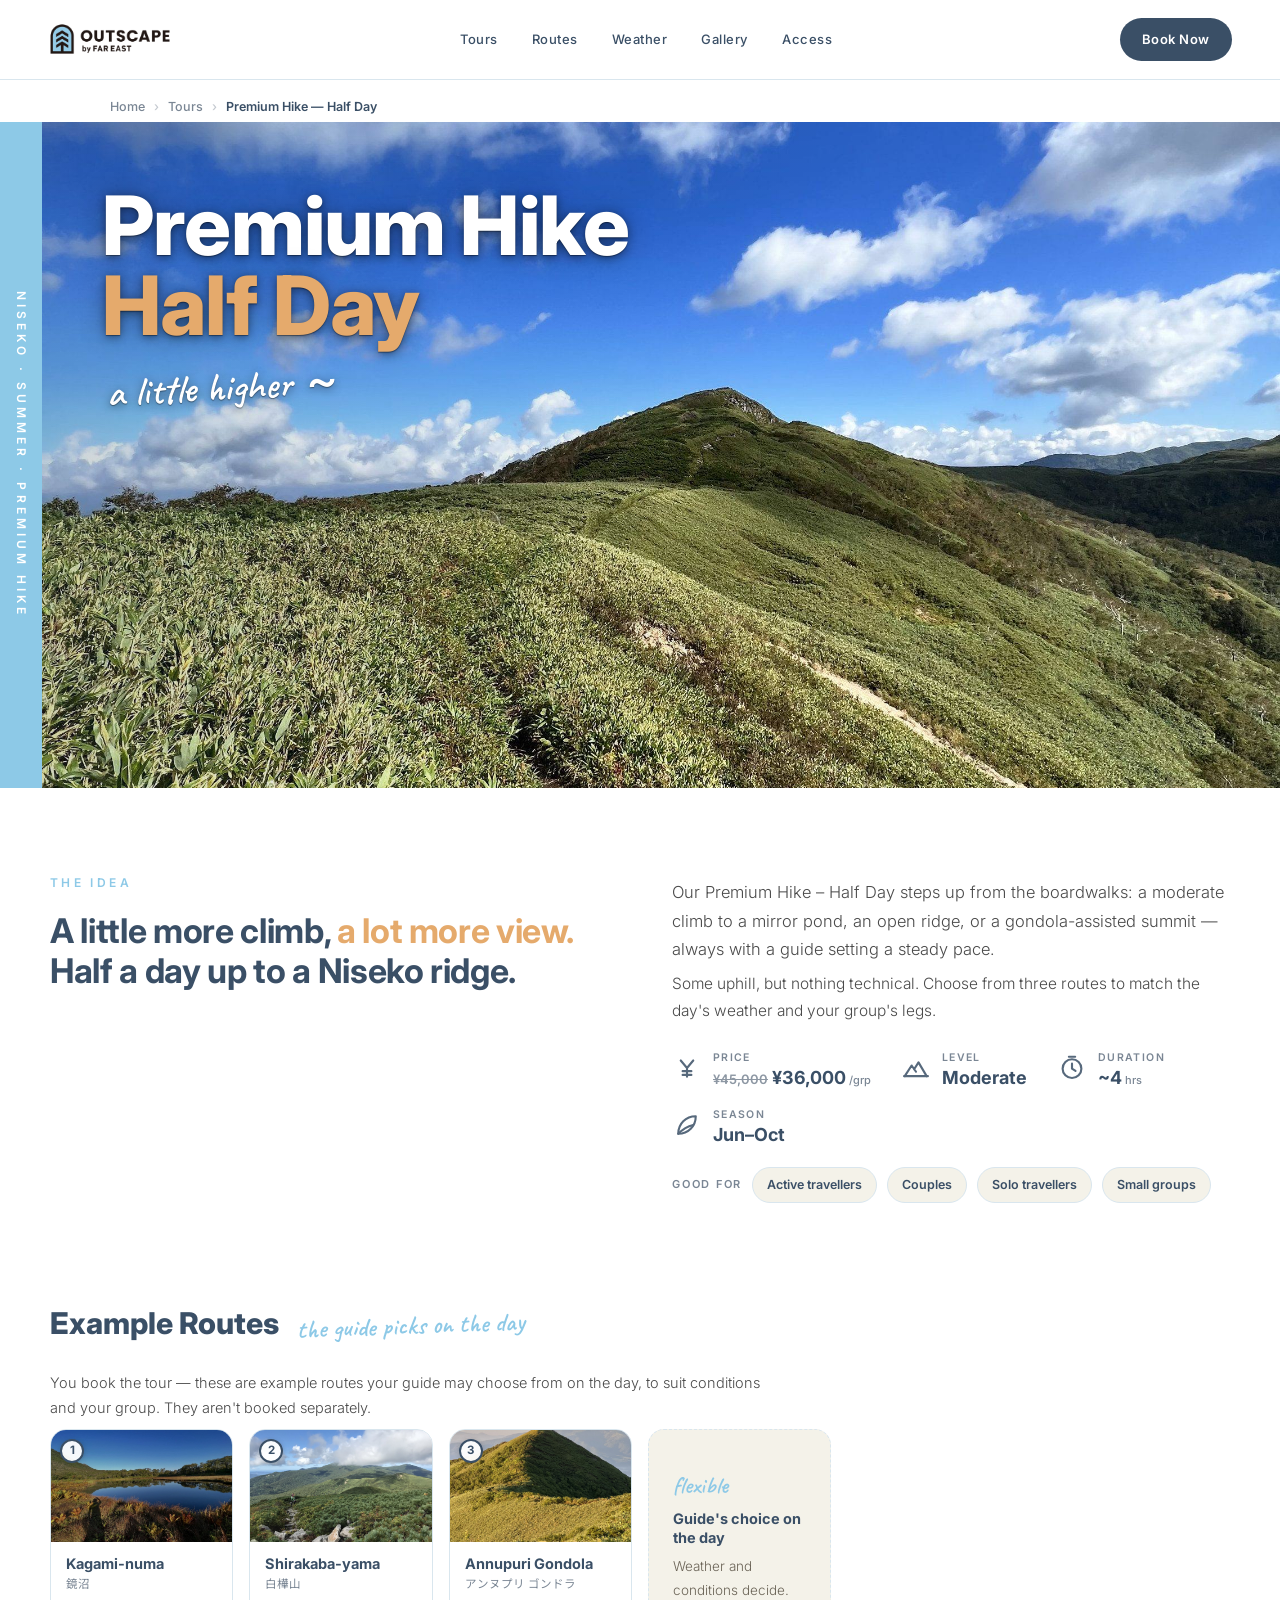
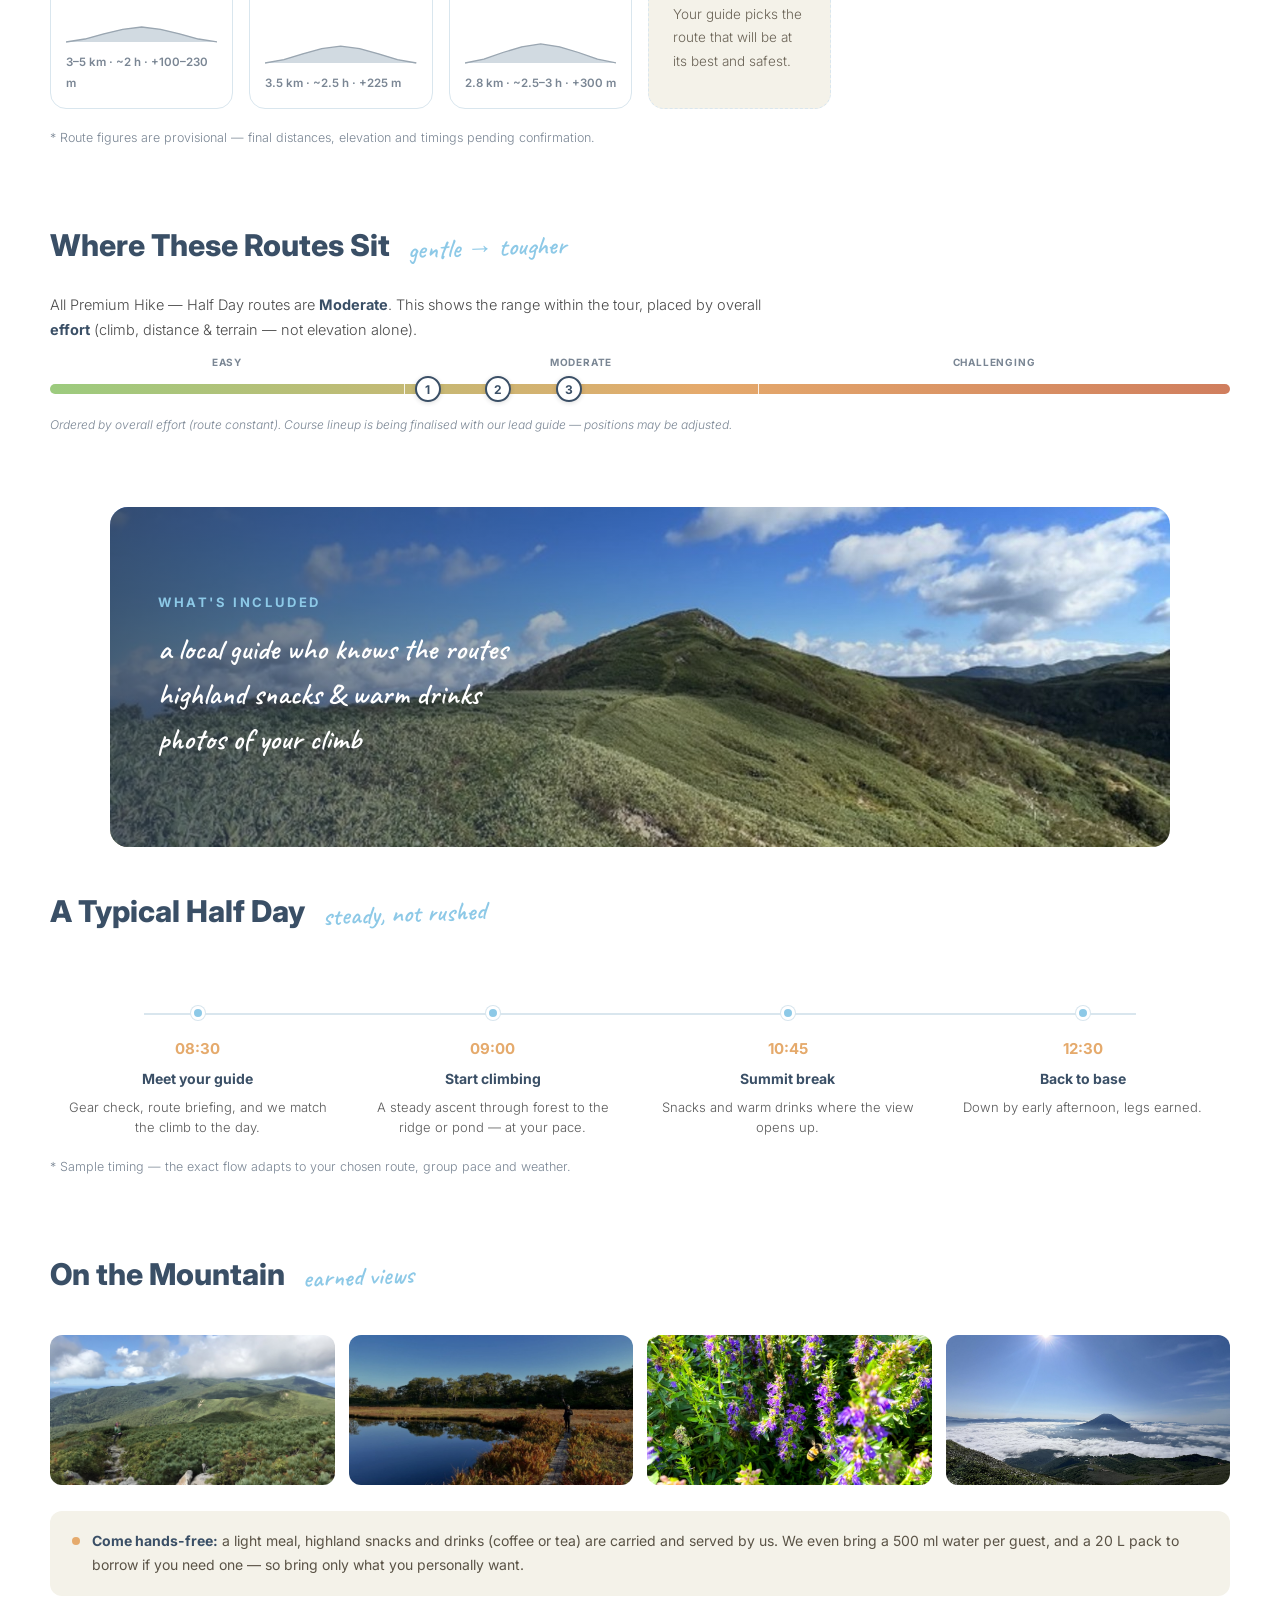
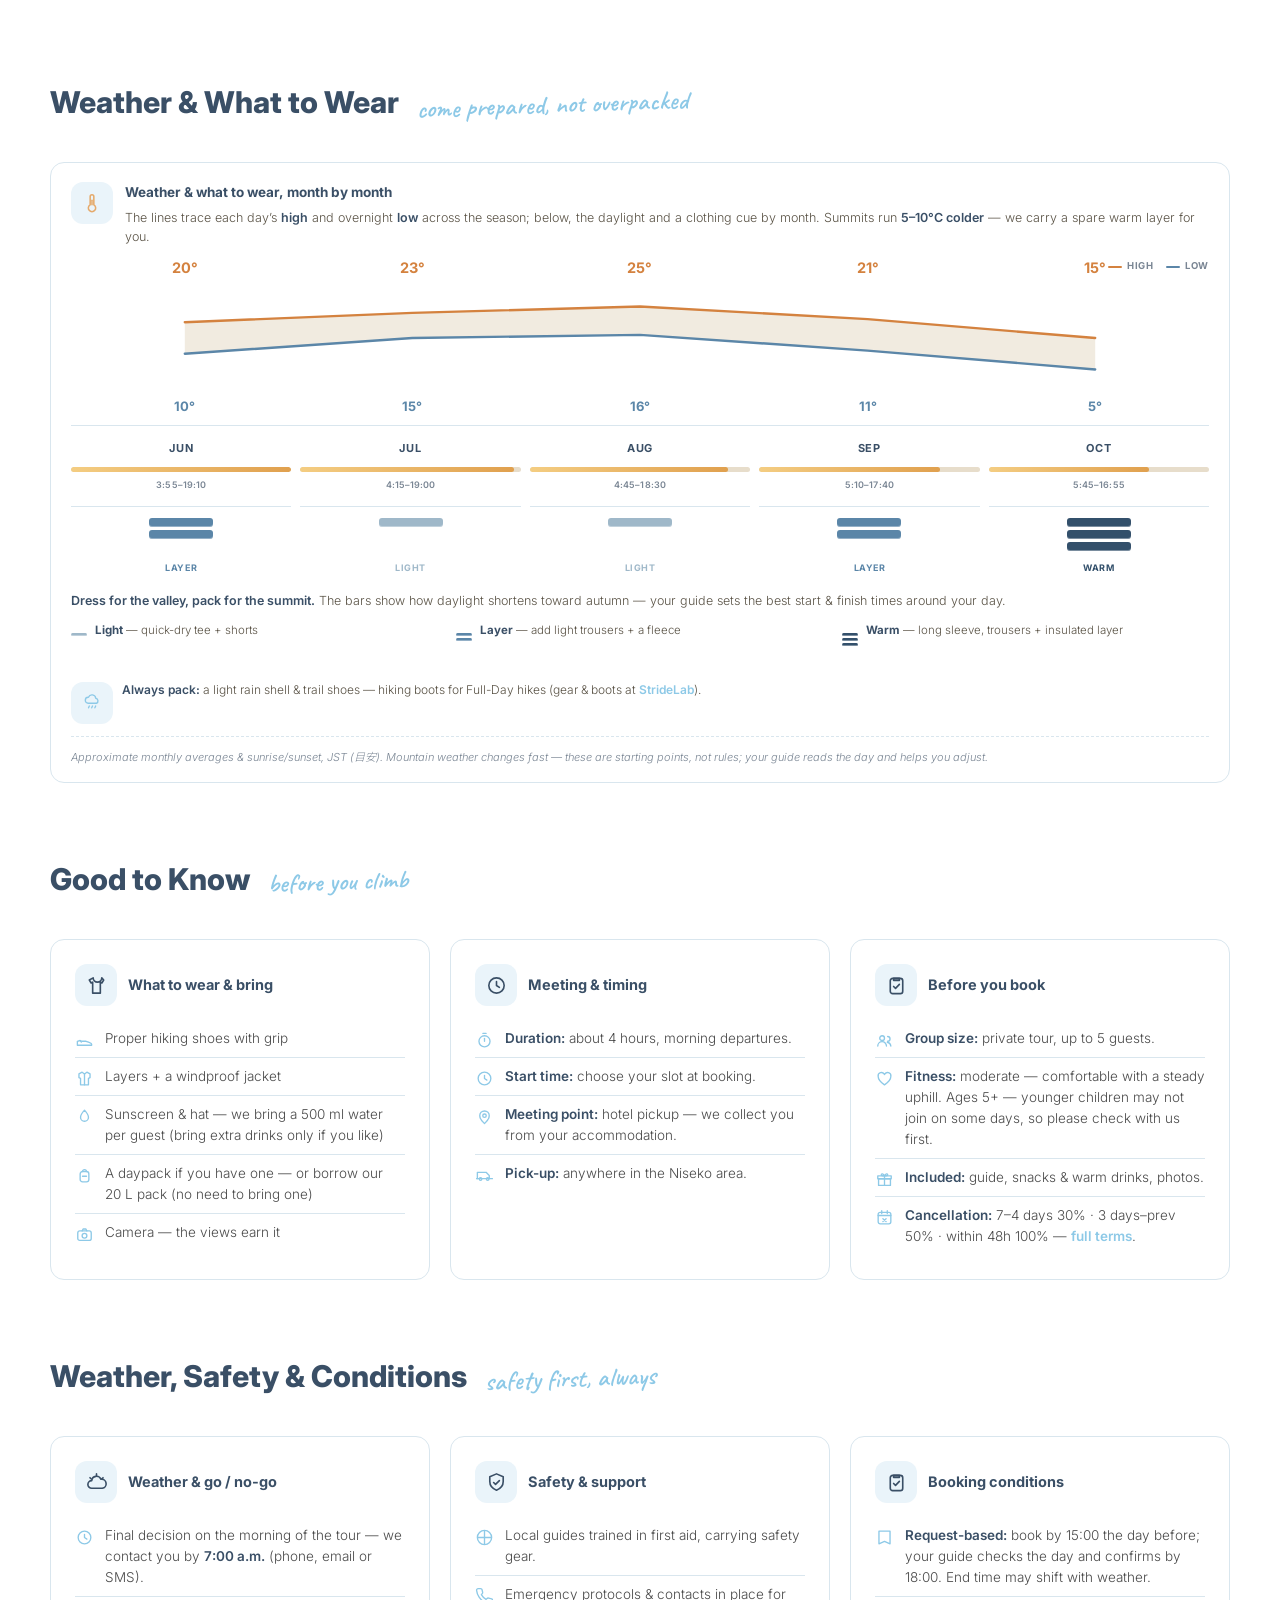
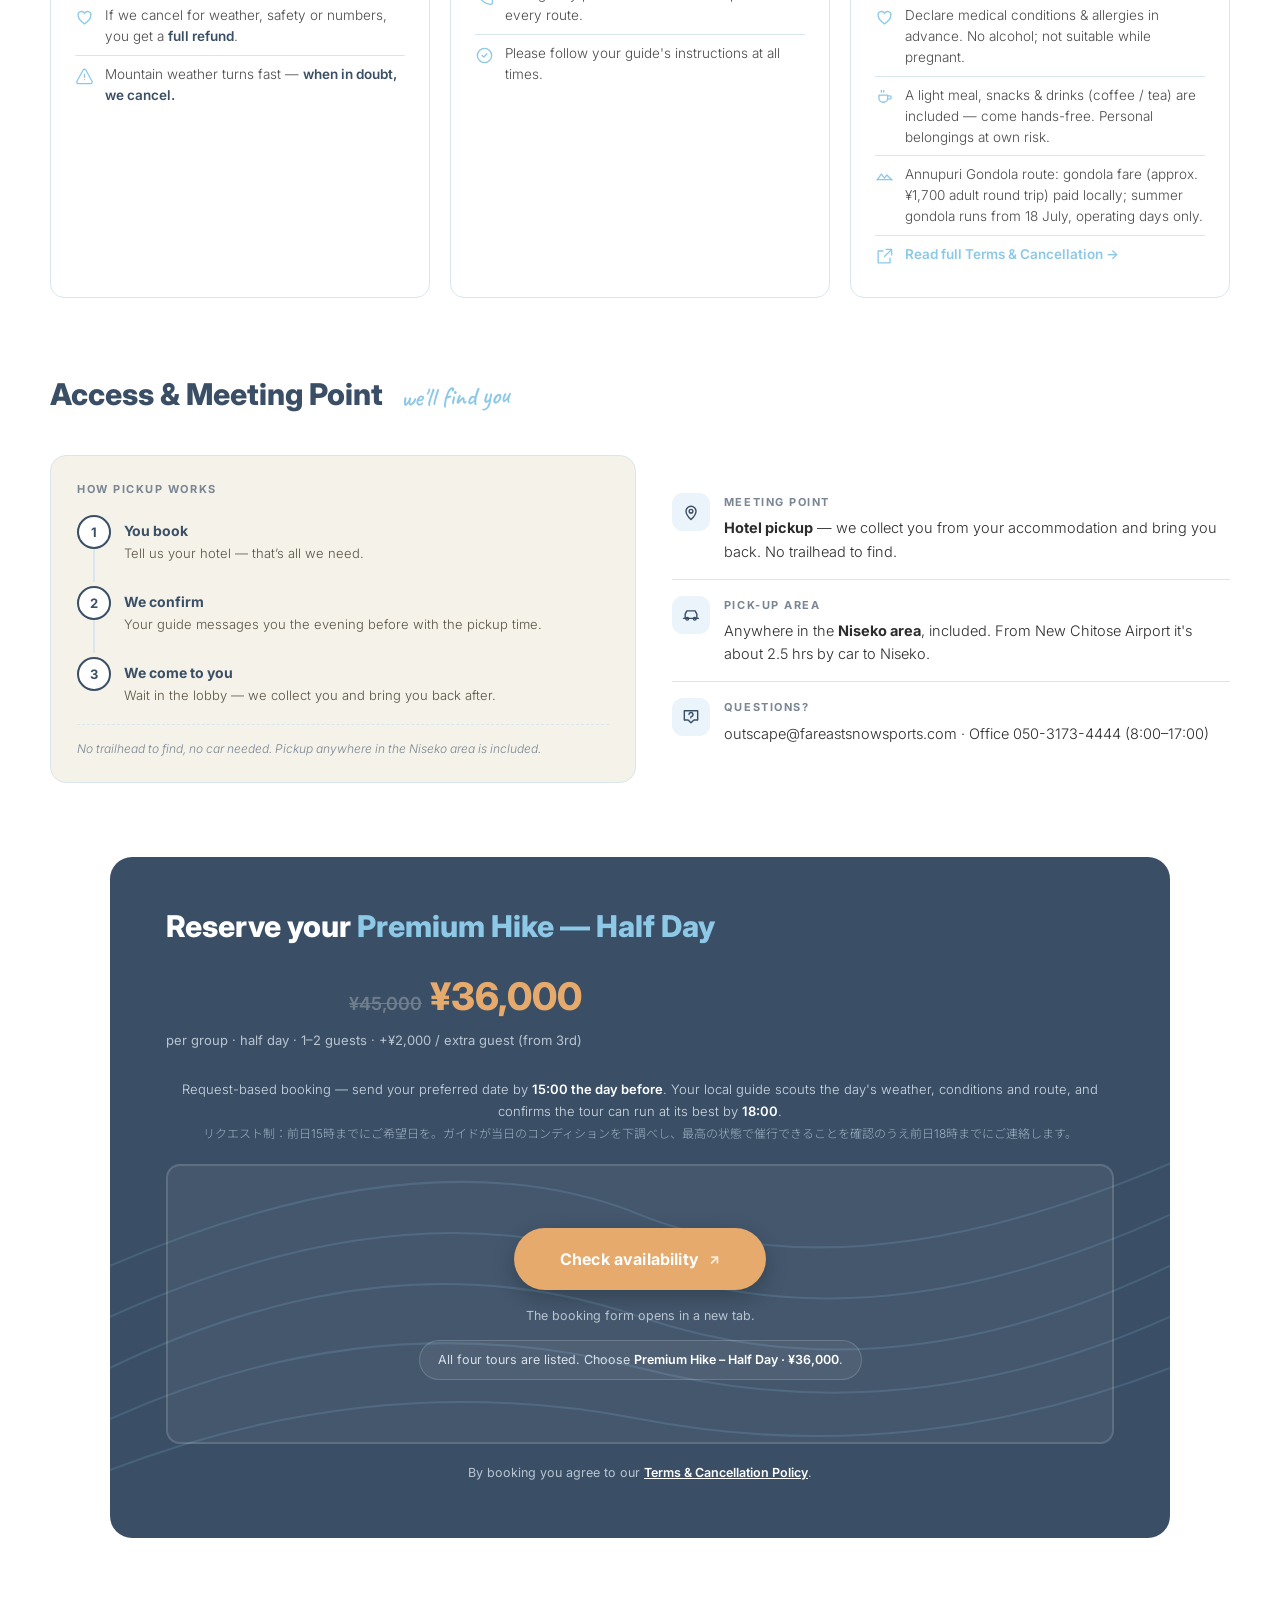
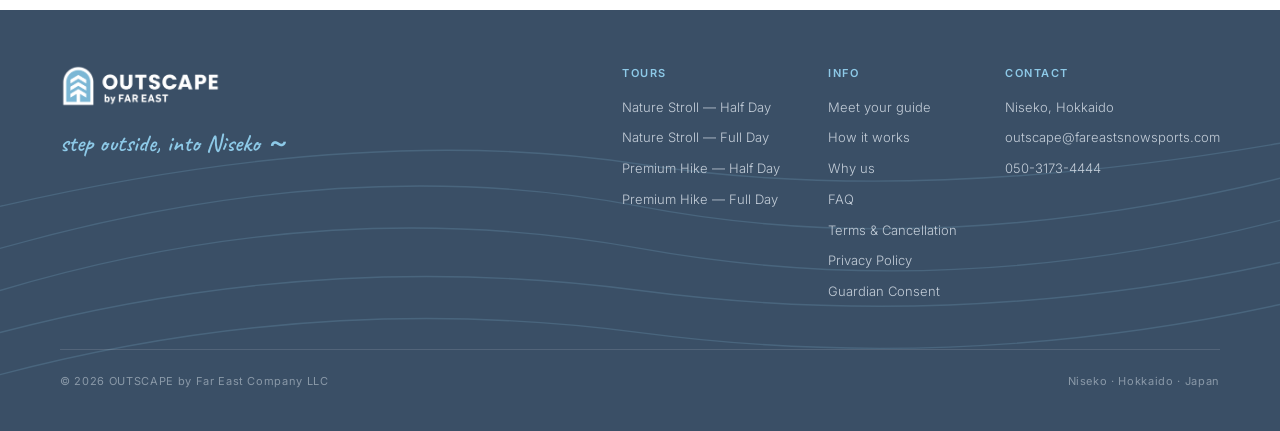
<file: hiking-hd.html>
<!DOCTYPE html>
<html lang="en">
<head>
<meta charset="UTF-8">
<meta name="viewport" content="width=device-width, initial-scale=1.0">
<title>Premium Hike · Half Day — Guided Niseko Hike | OUTSCAPE</title>
<meta name="description" content="A half-day guided hike to a Niseko ridge viewpoint — Kagami-numa, Shirakaba-yama or the Annupuri gondola route. Small groups, local guide, Hokkaido.">
<link rel="preconnect" href="https://fonts.googleapis.com">
<link rel="preconnect" href="https://fonts.gstatic.com" crossorigin>
<link href="https://fonts.googleapis.com/css2?family=Inter:wght@400;500;600;700;800&family=Caveat:wght@500;600;700&family=Noto+Sans+JP:wght@300;400;500;700&display=swap" rel="stylesheet">
<link rel="canonical" href="https://outscape.fareastsnowsports.com/hiking-hd.html">
<meta name="robots" content="index, follow">
<meta property="og:type" content="website">
<meta property="og:site_name" content="OUTSCAPE by Far East">
<meta property="og:title" content="Premium Hike · Half Day — Guided Niseko Hike | OUTSCAPE">
<meta property="og:description" content="A half-day guided hike to a Niseko ridge viewpoint — Kagami-numa, Shirakaba-yama or the Annupuri gondola route. Small groups, local guide, Hokkaido.">
<meta property="og:url" content="https://outscape.fareastsnowsports.com/hiking-hd.html">
<meta property="og:image" content="https://outscape.fareastsnowsports.com/assets/og_cover.jpg">
<meta property="og:image:width" content="1200">
<meta property="og:image:height" content="630">
<meta name="twitter:card" content="summary_large_image">
<meta name="twitter:image" content="https://outscape.fareastsnowsports.com/assets/og_cover.jpg">
<link rel="icon" href="assets/favicon.ico" sizes="any">
<link rel="icon" type="image/png" sizes="32x32" href="assets/favicon-32x32.png">
<link rel="icon" type="image/png" sizes="16x16" href="assets/favicon-16x16.png">
<link rel="apple-touch-icon" href="assets/apple-touch-icon.png">
<link rel="stylesheet" href="assets/outscape.css?v=67">
<script src="assets/outscape.js?v=67" defer></script>
</head>
<body>

<!-- ===== NAV ===== -->
<nav class="nav">
  <a href="index.html"><img src="assets/logo_horizontal_color.png" alt="OUTSCAPE by Far East"></a>
  <div class="nav-links">
    <a href="index.html#tours">Tours</a>
    <a href="#courses">Routes</a>
    <a href="#weather">Weather</a>
    <a href="#gallery">Gallery</a>
    <a href="#access">Access</a>
  </div>
  <a href="#book" class="nav-cta">Book Now</a>
</nav>

<!-- ===== BREADCRUMB ===== -->
<nav class="breadcrumb" aria-label="Breadcrumb">
  <a href="index.html">Home</a>
  <span class="sep">›</span>
  <a href="index.html#tours">Tours</a>
  <span class="sep">›</span>
  <span class="cur">Premium Hike — Half Day</span>
</nav>

<!-- ===== HERO ===== -->
<header class="hero">
  <div class="sidetab"><span>Niseko · Summer · Premium Hike</span></div>
    <div class="hero-img" data-hero-fade>
    <img class="hero-slide is-active" src="assets/hero_hiking_hd2.jpg" alt="The open ridge trail up Shirakaba-yama">
    <img class="hero-slide" src="assets/courses/kagami_1.jpg" alt="Mirror pond at Kagami-numa" aria-hidden="true">
    <img class="hero-slide" src="assets/courses/annupuri_g_2.jpg" alt="Mt. Yotei from the Annupuri ridge" aria-hidden="true">
    <img class="hero-slide" src="assets/courses/shirakaba_3.jpg" alt="Open ridge walking on Shirakaba-yama" aria-hidden="true">
    <h1 class="hero-title">Premium Hike<br><span class="l2">Half Day</span></h1>
    <div class="hero-script">a little higher ～</div>
  </div>
</header>

<!-- ===== INTRO ===== -->
<section class="intro wrap" id="about">
  <div>
    <div class="eyebrow">The Idea</div>
    <h2>A little more climb, <em>a lot more view.</em><br>Half a day up to a Niseko ridge.</h2>
  </div>
  <div>
    <p class="lead">Our Premium Hike – Half Day steps up from the boardwalks: a moderate climb to a mirror pond, an open ridge, or a gondola-assisted summit — always with a guide setting a steady pace.</p>
    <p>Some uphill, but nothing technical. Choose from three routes to match the day's weather and your group's legs.</p>
    <div class="facts" style="margin-top:24px">
      <div class="fact"><span class="fi"><svg class="line" viewBox="0 0 24 24"><path d="M7 6l5 6 5-6M12 12v7M8.5 14.5h7M8.5 17.5h7"/></svg></span><div><div class="k">Price</div><div class="v"><span class="was">¥45,000</span>¥36,000<small> /grp</small></div></div></div>
      <div class="fact"><span class="fi"><svg class="line" viewBox="0 0 24 24"><path d="M3 18.5l5.5-8.5 3.5 5M10.5 13l3.5-5.5 6.5 11"/><path d="M2.5 18.5h19"/></svg></span><div><div class="k">Level</div><div class="v">Moderate</div></div></div>
      <div class="fact"><span class="fi"><svg class="line" viewBox="0 0 24 24"><circle cx="12" cy="12.5" r="7.5"/><path d="M12 8.5v4l2.8 1.8"/><path d="M9.5 3h5"/></svg></span><div><div class="k">Duration</div><div class="v">~4<small> hrs</small></div></div></div>
      <div class="fact"><span class="fi"><svg class="line" viewBox="0 0 24 24"><path d="M5 19c0-8 6-14 14-14 0 8-6 14-14 14Z"/><path d="M5 19c4-4 8-6 12-7"/></svg></span><div><div class="k">Season</div><div class="v">Jun–Oct</div></div></div>
    </div>
    <div class="goodfor">
      <span class="lbl">Good for</span>
      <span class="badge">Active travellers</span>
      <span class="badge">Couples</span>
      <span class="badge">Solo travellers</span>
      <span class="badge">Small groups</span>
    </div>
  </div>
</section>

<!-- ===== ROUTES (COURSES) ===== -->
<section class="courses wrap" id="courses">
  <div class="sec-head">
    <h3>Example Routes</h3>
    <span class="script">the guide picks on the day</span>
  </div>
  <p class="cspec-intro">You book the tour — these are example routes your guide may choose from on the day, to suit conditions and your group. They aren't booked separately.</p>
  <div class="course-grid">

    <div class="course">
      <div class="course-photo"><span class="course-num">1</span><img src="assets/courses/kagami_2.jpg" alt="Mirror pond reflecting the mountains"></div>
      <div class="course-body">
        <div class="course-head"><h4>Kagami-numa</h4>
        <div class="jp">鏡沼</div></div>
        <span class="lvl mod">Moderate</span>
        <div class="course-elev"><svg viewBox="0 0 120 40" preserveAspectRatio="none" xmlns="http://www.w3.org/2000/svg" aria-hidden="true"><path d="M0,37.0 L0.0,37.0 L15.0,34.0 L30.0,28.8 L45.0,24.3 L60.0,22.0 L75.0,24.3 L90.0,28.8 L105.0,34.0 L120.0,37.0 L120.0,37.0 Z" fill="#cdd6de" opacity="0.9"/><path d="M0.0,37.0 15.0,34.0 30.0,28.8 45.0,24.3 60.0,22.0 75.0,24.3 90.0,28.8 105.0,34.0 120.0,37.0" fill="none" stroke="#9aa6b1" stroke-width="1.3"/></svg></div>
        <div class="course-meta">3–5 km · ~2 h · +100–230 m</div>
        <div class="course-actions">
          <button class="cbtn cbtn-primary" data-detail="kagami">Details</button>
          <button class="cbtn cbtn-ghost" data-compare="kagami"><span class="cmpmark">+</span> Compare</button>
        </div>
      </div>
    </div>

    <div class="course">
      <div class="course-photo"><span class="course-num">2</span><img src="assets/course_shirakaba.jpg" alt="Open green ridge panorama"></div>
      <div class="course-body">
        <div class="course-head"><h4>Shirakaba-yama</h4>
        <div class="jp">白樺山</div></div>
        <span class="lvl mod">Moderate</span>
        <div class="course-elev"><svg viewBox="0 0 120 40" preserveAspectRatio="none" xmlns="http://www.w3.org/2000/svg" aria-hidden="true"><path d="M0,37.0 L0.0,37.0 L15.0,33.6 L30.0,27.8 L45.0,22.7 L60.0,20.2 L75.0,22.7 L90.0,27.8 L105.0,33.6 L120.0,37.0 L120.0,37.0 Z" fill="#cdd6de" opacity="0.9"/><path d="M0.0,37.0 15.0,33.6 30.0,27.8 45.0,22.7 60.0,20.2 75.0,22.7 90.0,27.8 105.0,33.6 120.0,37.0" fill="none" stroke="#9aa6b1" stroke-width="1.3"/></svg></div>
        <div class="course-meta">3.5 km · ~2.5 h · +225 m</div>
        <div class="course-actions">
          <button class="cbtn cbtn-primary" data-detail="shirakaba">Details</button>
          <button class="cbtn cbtn-ghost" data-compare="shirakaba"><span class="cmpmark">+</span> Compare</button>
        </div>
      </div>
    </div>

    <div class="course">
      <div class="course-photo"><span class="course-num">3</span><img src="assets/course_annupuri.jpg" alt="Green slopes with Mt. Yotei view from Annupuri"></div>
      <div class="course-body">
        <div class="course-head"><h4>Annupuri Gondola</h4>
        <div class="jp">アンヌプリ ゴンドラ</div></div>
        <span class="lvl mod">Moderate · gondola</span>
        <div class="course-elev"><svg viewBox="0 0 120 40" preserveAspectRatio="none" xmlns="http://www.w3.org/2000/svg" aria-hidden="true"><path d="M0,37.0 L0.0,37.0 L15.0,33.2 L30.0,26.5 L45.0,20.8 L60.0,17.9 L75.0,20.8 L90.0,26.5 L105.0,33.2 L120.0,37.0 L120.0,37.0 Z" fill="#cdd6de" opacity="0.9"/><path d="M0.0,37.0 15.0,33.2 30.0,26.5 45.0,20.8 60.0,17.9 75.0,20.8 90.0,26.5 105.0,33.2 120.0,37.0" fill="none" stroke="#9aa6b1" stroke-width="1.3"/></svg></div>
        <div class="course-meta">2.8 km · ~2.5–3 h · +300 m</div>
        <div class="course-actions">
          <button class="cbtn cbtn-primary" data-detail="annupuri_g">Details</button>
          <button class="cbtn cbtn-ghost" data-compare="annupuri_g"><span class="cmpmark">+</span> Compare</button>
        </div>
      </div>
    </div>

    <div class="course" style="background:var(--cream);border-style:dashed">
      <div class="course-body" style="display:flex;flex-direction:column;justify-content:center;height:100%;padding:30px 24px">
        <div style="font-family:'Caveat';font-weight:600;font-size:24px;color:var(--sky)">flexible</div>
        <h4 style="margin-top:4px">Guide's choice on the day</h4>
        <p style="font-weight:300;font-size:13.5px;color:#6a6356;margin-top:8px">Weather and conditions decide. Your guide picks the route that will be at its best and safest.</p>
      </div>
    </div>

  </div>
  <p class="tl-note">* Route figures are provisional — final distances, elevation and timings pending confirmation.</p>
</section>

<!-- ===== COURSE SPECTRUM ===== -->
<section class="cspec-sec wrap">
  <div class="sec-head"><h3>Where These Routes Sit</h3><span class="script">gentle → tougher</span></div>
  <p class="cspec-intro">All Premium Hike — Half Day routes are <b>Moderate</b>. This shows the range within the tour, placed by overall <b>effort</b> (climb, distance &amp; terrain — not elevation alone).</p>
  <div class="cspec">
    <div class="cspec-track">
      <span class="cspec-zone" style="left:15%">Easy</span>
      <span class="cspec-zone" style="left:45%">Moderate</span>
      <span class="cspec-zone" style="left:80%">Challenging</span>
      <span class="cspec-zsep" style="left:30%"></span>
      <span class="cspec-zsep" style="left:60%"></span>
      <span class="cspec-dot" style="left:32%">1</span>
      <span class="cspec-dot" style="left:38%">2</span>
      <span class="cspec-dot" style="left:44%">3</span>
    </div>
  <p class="cspec-note">Ordered by overall effort (route constant). Course lineup is being finalised with our lead guide — positions may be adjusted.</p>
</section>

<!-- ===== FEATURE BAND ===== -->
<section class="wrap">
  <div class="featband">
    <img src="assets/courses/shirakaba_1.jpg" alt="The open Shirakaba-yama ridge under a summer sky">
    <div class="overlay"></div>
    <ul class="feat-list">
      <li class="h">What's included</li>
      <li>a local guide who knows the routes</li>
      <li>highland snacks &amp; warm drinks</li>
      <li>photos of your climb</li>
    </ul>
  </div>
</section>

<!-- ===== TIMELINE ===== -->
<section class="timeline wrap" id="itinerary">
  <div class="sec-head">
    <h3>A Typical Half Day</h3>
    <span class="script">steady, not rushed</span>
  </div>
  <div class="tl">
    <div class="tl-step"><div class="tl-dot"></div><div class="tl-time">08:30</div><h5>Meet your guide</h5><p>Gear check, route briefing, and we match the climb to the day.</p></div>
    <div class="tl-step"><div class="tl-dot"></div><div class="tl-time">09:00</div><h5>Start climbing</h5><p>A steady ascent through forest to the ridge or pond — at your pace.</p></div>
    <div class="tl-step"><div class="tl-dot"></div><div class="tl-time">10:45</div><h5>Summit break</h5><p>Snacks and warm drinks where the view opens up.</p></div>
    <div class="tl-step"><div class="tl-dot"></div><div class="tl-time">12:30</div><h5>Back to base</h5><p>Down by early afternoon, legs earned.</p></div>
  </div>
  <p class="tl-note">* Sample timing — the exact flow adapts to your chosen route, group pace and weather.</p>
</section>

<!-- ===== GALLERY ===== -->
<section class="gallery wrap" id="gallery">
  <div class="sec-head">
    <h3>On the Mountain</h3>
    <span class="script">earned views</span>
  </div>
  <div class="gal-grid">
    <img src="assets/course_shirakaba.jpg" alt="Ridge panorama" loading="lazy">
    <img src="assets/courses/kagami_1.jpg" alt="Boardwalk across the still water of Kagami-numa" loading="lazy">
    <img src="assets/gal_flora.jpg" alt="Alpine flora" loading="lazy">
    <img src="assets/courses/annupuri_g_2.jpg" alt="Mt. Yotei above a sea of cloud from the Annupuri ridge" loading="lazy">
  </div>
  <div class="note">
    <span class="dot"></span>
    <div><b>Come hands-free:</b> a light meal, highland snacks and drinks (coffee or tea) are carried and served by us. We even bring a 500&nbsp;ml water per guest, and a 20&nbsp;L pack to borrow if you need one — so bring only what you personally want.</div>
  </div>
</section>


<!-- ===== WEATHER & WHAT TO WEAR ===== -->
<section class="season wrap" id="weather">
  <div class="sec-head">
    <h3>Weather &amp; What to Wear</h3>
    <span class="script">come prepared, not overpacked</span>
  </div>
  <div class="season-month">
    <div class="sm-head">
      <span class="ic"><svg class="line" viewBox="0 0 24 24"><path d="M10 14V5a2 2 0 1 1 4 0v9a4 4 0 1 1-4 0Z"/><path d="M12 14V9"/></svg></span>
      <div>
        <h5>Weather &amp; what to wear, month by month</h5>
        <p>The lines trace each day’s <b>high</b> and overnight <b>low</b> across the season; below, the daylight and a clothing cue by month. Summits run <b>5–10°C colder</b> — we carry a spare warm layer for you.</p>
      </div>
    </div>
    <div class="sm-chart">
      <div class="smc-key"><span class="k-hi">High</span><span class="k-lo">Low</span></div>
      <div class="smc-labels hi"><span>20°</span><span>23°</span><span>25°</span><span>21°</span><span>15°</span></div>
      <svg class="smc-svg" viewBox="0 0 500 120" preserveAspectRatio="none" aria-hidden="true">
        <path class="smc-band" d="M50,44 150,34.4 250,28 350,40.8 450,60 L450,92 350,72.8 250,56.8 150,60 50,76 Z"/>
        <polyline class="smc-lo" points="50,76 150,60 250,56.8 350,72.8 450,92" vector-effect="non-scaling-stroke"/>
        <polyline class="smc-hi" points="50,44 150,34.4 250,28 350,40.8 450,60" vector-effect="non-scaling-stroke"/>
      </svg>
      <div class="smc-labels lo"><span>10°</span><span>15°</span><span>16°</span><span>11°</span><span>5°</span></div>
    </div>
    <div class="sm-grid">
      <div class="sm-col"><div class="sm-mon">Jun</div><div class="sm-day"><div class="sm-track"><div class="sm-bar" style="width:100%"></div></div><div class="sm-times">3:55–19:10</div></div><div class="sm-kit layer" title="Layer"><span class="kb-stack"><span class="kb"></span><span class="kb"></span></span><span class="kb-t">Layer</span></div></div>
      <div class="sm-col"><div class="sm-mon">Jul</div><div class="sm-day"><div class="sm-track"><div class="sm-bar" style="width:97%"></div></div><div class="sm-times">4:15–19:00</div></div><div class="sm-kit light" title="Light"><span class="kb-stack"><span class="kb"></span></span><span class="kb-t">Light</span></div></div>
      <div class="sm-col"><div class="sm-mon">Aug</div><div class="sm-day"><div class="sm-track"><div class="sm-bar" style="width:90%"></div></div><div class="sm-times">4:45–18:30</div></div><div class="sm-kit light" title="Light"><span class="kb-stack"><span class="kb"></span></span><span class="kb-t">Light</span></div></div>
      <div class="sm-col"><div class="sm-mon">Sep</div><div class="sm-day"><div class="sm-track"><div class="sm-bar" style="width:82%"></div></div><div class="sm-times">5:10–17:40</div></div><div class="sm-kit layer" title="Layer"><span class="kb-stack"><span class="kb"></span><span class="kb"></span></span><span class="kb-t">Layer</span></div></div>
      <div class="sm-col"><div class="sm-mon">Oct</div><div class="sm-day"><div class="sm-track"><div class="sm-bar" style="width:73%"></div></div><div class="sm-times">5:45–16:55</div></div><div class="sm-kit warm" title="Warm"><span class="kb-stack"><span class="kb"></span><span class="kb"></span><span class="kb"></span></span><span class="kb-t">Warm</span></div></div>
    </div>
  <p class="sm-rule"><b>Dress for the valley, pack for the summit.</b> The bars show how daylight shortens toward autumn — your guide sets the best start &amp; finish times around your day.</p>
    <div class="sm-levels">
      <div class="lv light"><span class="kb-stack sm"><span class="kb"></span></span><span><b>Light</b> — quick-dry tee + shorts</span></div>
      <div class="lv layer"><span class="kb-stack sm"><span class="kb"></span><span class="kb"></span></span><span><b>Layer</b> — add light trousers + a fleece</span></div>
      <div class="lv warm"><span class="kb-stack sm"><span class="kb"></span><span class="kb"></span><span class="kb"></span></span><span><b>Warm</b> — long sleeve, trousers + insulated layer</span></div>
    </div>
    <p class="sm-always"><span class="ic"><svg class="line" viewBox="0 0 24 24"><path d="M6.5 13a3.8 3.8 0 0 1 .4-7.6 4.8 4.8 0 0 1 9.2 1.2A3.4 3.4 0 0 1 17 13Z"/><path d="M8 16.5l-1 2.2M12 16.5l-1 2.2M16 16.5l-1 2.2"/></svg></span><span><b>Always pack:</b> a light rain shell &amp; trail shoes — hiking boots for Full-Day hikes (gear &amp; boots at <a href="https://www.instagram.com/stride_lab_niseko/" target="_blank" rel="noopener">StrideLab</a>).</span></p>
    <p class="sm-note">Approximate monthly averages &amp; sunrise/sunset, JST (目安). Mountain weather changes fast — these are starting points, not rules; your guide reads the day and helps you adjust.</p>
  </div>
</section>

<!-- ===== GOOD TO KNOW ===== -->
<section class="info wrap" id="info">
  <div class="sec-head">
    <h3>Good to Know</h3>
    <span class="script">before you climb</span>
  </div>
  <div class="info-grid">
    <div class="info-card">
      <h5><span class="ic"><svg class="line" viewBox="0 0 24 24"><path d="M8.5 4 4.5 6.3l1.9 3.1 1.6-.9V20h8V8.5l1.6.9 1.9-3.1L17.5 4a3 3 0 0 1-9 0Z"/></svg></span>What to wear &amp; bring</h5>
      <div class="frow"><span class="mi"><svg class="line" viewBox="0 0 24 24"><path d="M3 16v-3l3.5-1L9 13h5l4 1.5c1.2.4 3 .8 3 2.2V18H3Z"/><path d="M6.5 12.2 8 14"/></svg></span><div class="ft">Proper hiking shoes with grip</div></div>
      <div class="frow"><span class="mi"><svg class="line" viewBox="0 0 24 24"><path d="M9 4 5 6.2V11l2 .9V20h10v-8.1l2-.9V6.2L15 4l-3 2.3L9 4Z"/><path d="M12 6.3V20"/></svg></span><div class="ft">Layers + a windproof jacket</div></div>
      <div class="frow"><span class="mi"><svg class="line" viewBox="0 0 24 24"><path d="M12 4s5 5.6 5 9a5 5 0 0 1-10 0c0-3.4 5-9 5-9Z"/></svg></span><div class="ft">Sunscreen &amp; hat — we bring a 500&nbsp;ml water per guest (bring extra drinks only if you like)</div></div>
      <div class="frow"><span class="mi"><svg class="line" viewBox="0 0 24 24"><rect x="6.5" y="7" width="11" height="13" rx="3"/><path d="M9.5 7a2.5 2.5 0 0 1 5 0"/><path d="M9.5 13h5"/></svg></span><div class="ft">A daypack if you have one — or borrow our 20&nbsp;L pack (no need to bring one)</div></div>
      <div class="frow"><span class="mi"><svg class="line" viewBox="0 0 24 24"><rect x="3.5" y="7.5" width="17" height="12" rx="2.5"/><circle cx="12" cy="13.5" r="3"/><path d="M9 7.5 10.2 5h3.6L15 7.5"/></svg></span><div class="ft">Camera — the views earn it</div></div>
    </div>
    <div class="info-card">
      <h5><span class="ic"><svg class="line" viewBox="0 0 24 24"><circle cx="12" cy="12" r="8"/><path d="M12 8v4l3 2"/></svg></span>Meeting &amp; timing</h5>
      <div class="frow"><span class="mi"><svg class="line" viewBox="0 0 24 24"><circle cx="12" cy="13" r="7"/><path d="M12 13V9.5"/><path d="M10 3h4"/></svg></span><div class="ft"><b>Duration:</b> about 4 hours, morning departures.</div></div>
      <div class="frow"><span class="mi"><svg class="line" viewBox="0 0 24 24"><circle cx="12" cy="12" r="8"/><path d="M12 8v4l3 2"/></svg></span><div class="ft"><b>Start time:</b> choose your slot at booking.</div></div>
      <div class="frow"><span class="mi"><svg class="line" viewBox="0 0 24 24"><path d="M12 21s6-5.5 6-10a6 6 0 1 0-12 0c0 4.5 6 10 6 10Z"/><circle cx="12" cy="11" r="2.2"/></svg></span><div class="ft"><b>Meeting point:</b> hotel pickup — we collect you from your accommodation.</div></div>
      <div class="frow"><span class="mi"><svg class="line" viewBox="0 0 24 24"><path d="M3 16V8h11l4 4v4"/><path d="M2 16h20"/><circle cx="7" cy="16.5" r="1.6"/><circle cx="16" cy="16.5" r="1.6"/></svg></span><div class="ft"><b>Pick-up:</b> anywhere in the Niseko area.</div></div>
    </div>
    <div class="info-card">
      <h5><span class="ic"><svg class="line" viewBox="0 0 24 24"><rect x="5.5" y="4.5" width="13" height="16" rx="2.5"/><path d="M9 4.5h6v2.2H9z"/><path d="m9 13 2 2 4-4.2"/></svg></span>Before you book</h5>
      <div class="frow"><span class="mi"><svg class="line" viewBox="0 0 24 24"><circle cx="9" cy="9" r="3"/><path d="M3.5 19a5.5 5.5 0 0 1 11 0"/><path d="M16 7a3 3 0 0 1 0 6"/><path d="M15.5 14.2a5.5 5.5 0 0 1 4.5 4.8"/></svg></span><div class="ft"><b>Group size:</b> private tour, up to 5 guests.</div></div>
      <div class="frow"><span class="mi"><svg class="line" viewBox="0 0 24 24"><path d="M12 20S4 14.5 4 9.4A4.2 4.2 0 0 1 12 7a4.2 4.2 0 0 1 8 2.4C20 14.5 12 20 12 20Z"/></svg></span><div class="ft"><b>Fitness:</b> moderate — comfortable with a steady uphill. Ages 5+ — younger children may not join on some days, so please check with us first.</div></div>
      <div class="frow"><span class="mi"><svg class="line" viewBox="0 0 24 24"><path d="M4.5 11h15v8.5h-15z"/><path d="M3.5 7.5h17V11h-17z"/><path d="M12 7.5v12"/><path d="M12 7.5C10.5 4 8 4.5 8 6s2 1.5 4 1.5Zm0 0c1.5-3.5 4-3 4-1.5s-2 1.5-4 1.5Z"/></svg></span><div class="ft"><b>Included:</b> guide, snacks &amp; warm drinks, photos.</div></div>
      <div class="frow"><span class="mi"><svg class="line" viewBox="0 0 24 24"><rect x="4" y="5.5" width="16" height="14.5" rx="2.5"/><path d="M4 9.5h16M8.5 3.5v3.5M15.5 3.5v3.5"/><path d="m10 13.5 4 3.5M14 13.5l-4 3.5"/></svg></span><div class="ft"><b>Cancellation:</b> 7–4 days 30% · 3 days–prev 50% · within 48h 100% — <a href="terms.html" style="color:var(--sky);font-weight:600">full terms</a>.</div></div>
    </div>
  </div>
</section>

<!-- ===== WEATHER, SAFETY & CONDITIONS ===== -->
<section class="info wrap" id="safety">
  <div class="sec-head">
    <h3>Weather, Safety &amp; Conditions</h3>
    <span class="script">safety first, always</span>
  </div>
  <div class="info-grid">
    <div class="info-card">
      <h5><span class="ic"><svg class="line" viewBox="0 0 24 24"><path d="M7 18a4 4 0 0 1 0-8 5 5 0 0 1 9.6-1.4A3.5 3.5 0 0 1 18 18Z"/><path d="M12 3v1.6M5.2 7l1.1 1.1M18.8 7l-1.1 1.1"/></svg></span>Weather &amp; go / no-go</h5>
      <div class="frow"><span class="mi"><svg class="line" viewBox="0 0 24 24"><circle cx="12" cy="12" r="8"/><path d="M12 8v4l3 2"/></svg></span><div class="ft">Final decision on the morning of the tour — we contact you by <b>7:00&nbsp;a.m.</b> (phone, email or SMS).</div></div>
      <div class="frow"><span class="mi"><svg class="line" viewBox="0 0 24 24"><path d="M12 20S4 14.5 4 9.4A4.2 4.2 0 0 1 12 7a4.2 4.2 0 0 1 8 2.4C20 14.5 12 20 12 20Z"/></svg></span><div class="ft">If we cancel for weather, safety or numbers, you get a <b>full refund</b>.</div></div>
      <div class="frow"><span class="mi"><svg class="line" viewBox="0 0 24 24"><path d="M12 9v4M12 16h.01"/><path d="M10.3 3.8 2.5 18a2 2 0 0 0 1.7 3h15.6a2 2 0 0 0 1.7-3L13.7 3.8a2 2 0 0 0-3.4 0Z"/></svg></span><div class="ft">Mountain weather turns fast — <b>when in doubt, we cancel.</b></div></div>
    </div>
    <div class="info-card">
      <h5><span class="ic"><svg class="line" viewBox="0 0 24 24"><path d="M12 3l7 3v5c0 4.5-3 7.5-7 9-4-1.5-7-4.5-7-9V6Z"/><path d="m9 12 2 2 4-4"/></svg></span>Safety &amp; support</h5>
      <div class="frow"><span class="mi"><svg class="line" viewBox="0 0 24 24"><path d="M12 4v16M4 12h16"/><circle cx="12" cy="12" r="9"/></svg></span><div class="ft">Local guides trained in first aid, carrying safety gear.</div></div>
      <div class="frow"><span class="mi"><svg class="line" viewBox="0 0 24 24"><path d="M22 16.9v3a2 2 0 0 1-2.2 2 19.8 19.8 0 0 1-8.6-3 19.5 19.5 0 0 1-6-6A19.8 19.8 0 0 1 2 4.2 2 2 0 0 1 4 2h3a2 2 0 0 1 2 1.7c.1.9.3 1.8.6 2.6a2 2 0 0 1-.5 2.1L8 9.6a16 16 0 0 0 6 6l1.2-1.1a2 2 0 0 1 2.1-.5c.8.3 1.7.5 2.6.6A2 2 0 0 1 22 16.9Z"/></svg></span><div class="ft">Emergency protocols &amp; contacts in place for every route.</div></div>
      <div class="frow"><span class="mi"><svg class="line" viewBox="0 0 24 24"><circle cx="12" cy="12" r="9"/><path d="m9 12 2 2 4-4"/></svg></span><div class="ft">Please follow your guide's instructions at all times.</div></div>
    </div>
    <div class="info-card">
      <h5><span class="ic"><svg class="line" viewBox="0 0 24 24"><rect x="5.5" y="4.5" width="13" height="16" rx="2.5"/><path d="M9 4.5h6v2.2H9z"/><path d="m9 13 2 2 4-4.2"/></svg></span>Booking conditions</h5>
      <div class="frow"><span class="mi"><svg class="line" viewBox="0 0 24 24"><path d="M5 4h14v16l-7-3-7 3z"/></svg></span><div class="ft"><b>Request-based:</b> book by 15:00 the day before; your guide checks the day and confirms by 18:00. End time may shift with weather.</div></div>
      <div class="frow"><span class="mi"><svg class="line" viewBox="0 0 24 24"><path d="M12 20S4 14.5 4 9.4A4.2 4.2 0 0 1 12 7a4.2 4.2 0 0 1 8 2.4C20 14.5 12 20 12 20Z"/></svg></span><div class="ft">Declare medical conditions &amp; allergies in advance. No alcohol; not suitable while pregnant.</div></div>
      <div class="frow"><span class="mi"><svg class="line" viewBox="0 0 24 24"><path d="M5 9h11v4a5 5 0 0 1-5 5H10a5 5 0 0 1-5-5z"/><path d="M16 10h2.5a2 2 0 0 1 0 4H16"/><path d="M8 3v2M11 3v2"/></svg></span><div class="ft">A light meal, snacks &amp; drinks (coffee / tea) are included — come hands-free. Personal belongings at own risk.</div></div>
      <div class="frow"><span class="mi"><svg class="line" viewBox="0 0 24 24"><path d="M3 16l5-7 4 5 3-4 6 6"/><path d="M2.5 16h19"/></svg></span><div class="ft">Annupuri Gondola route: gondola fare (approx. ¥1,700 adult round trip) paid locally; summer gondola runs from 18 July, operating days only.</div></div>
      <div class="frow"><span class="mi"><svg class="line" viewBox="0 0 24 24"><path d="M14 3h7v7M21 3l-9 9M10 5H4v15h15v-6"/></svg></span><div class="ft"><a href="terms.html" style="color:var(--sky);font-weight:600">Read full Terms &amp; Cancellation →</a></div></div>
    </div>
  </div>
</section>

<!-- ===== ACCESS ===== -->
<section class="access wrap" id="access">
  <div class="sec-head">
    <h3>Access &amp; Meeting Point</h3>
    <span class="script">we'll find you</span>
  </div>
  <div class="access-grid">
    <div class="access-flow">
      <div class="af-head">How pickup works</div>
      <ol class="af-steps">
        <li class="af-step">
          <span class="af-n">1</span>
          <span class="ic"><svg class="line" viewBox="0 0 24 24"><rect x="4" y="5.5" width="16" height="15" rx="2.5"/><path d="M4 9.5h16M8.5 3.5v3.5M15.5 3.5v3.5"/><path d="m9.5 14 2 2 3.5-3.5"/></svg></span>
          <div class="af-t">You book</div>
          <div class="af-d">Tell us your hotel &mdash; that&rsquo;s all we need.</div>
        </li>
        <li class="af-step">
          <span class="af-n">2</span>
          <span class="ic"><svg class="line" viewBox="0 0 24 24"><path d="M20 4.5H4v11h4.5L12 19l3.5-3.5H20z"/><path d="M8 8.5h8M8 11.5h5"/></svg></span>
          <div class="af-t">We confirm</div>
          <div class="af-d">Your guide messages you the evening before with the pickup time.</div>
        </li>
        <li class="af-step">
          <span class="af-n">3</span>
          <span class="ic"><svg class="line" viewBox="0 0 24 24"><path d="M5 16v-5l2-4h10l2 4v5"/><path d="M3 16h18"/><circle cx="7.5" cy="16.5" r="1.6"/><circle cx="16.5" cy="16.5" r="1.6"/></svg></span>
          <div class="af-t">We come to you</div>
          <div class="af-d">Wait in the lobby &mdash; we collect you and bring you back after.</div>
        </li>
      </ol>
      <p class="af-note">No trailhead to find, no car needed. Pickup anywhere in the Niseko area is included.</p>
    </div>
    <div class="access-info">
      <div class="row">
        <span class="ic ic-sm"><svg class="line" viewBox="0 0 24 24"><path d="M12 21s6-5.5 6-10a6 6 0 1 0-12 0c0 4.5 6 10 6 10Z"/><circle cx="12" cy="11" r="2.2"/></svg></span>
        <div class="rowtext"><div class="k">Meeting point</div><div class="v"><b>Hotel pickup</b> — we collect you from your accommodation and bring you back. No trailhead to find.</div></div>
      </div>
      <div class="row">
        <span class="ic ic-sm"><svg class="line" viewBox="0 0 24 24"><path d="M5 16v-5l2-4h10l2 4v5"/><path d="M3 16h18"/><circle cx="7.5" cy="16.5" r="1.6"/><circle cx="16.5" cy="16.5" r="1.6"/></svg></span>
        <div class="rowtext"><div class="k">Pick-up area</div><div class="v">Anywhere in the <b>Niseko area</b>, included. From New Chitose Airport it's about 2.5 hrs by car to Niseko.</div></div>
      </div>
      <div class="row">
        <span class="ic ic-sm"><svg class="line" viewBox="0 0 24 24"><path d="M20 4.5H4v11h4.5L12 19l3.5-3.5H20z"/><path d="M9.6 9a2.4 2.4 0 1 1 3 2.3c-.6.2-.8.6-.8 1.2"/><circle cx="11.8" cy="14" r=".55" fill="currentColor" stroke="none"/></svg></span>
        <div class="rowtext"><div class="k">Questions?</div><div class="v"><a href="mailto:outscape@fareastsnowsports.com">outscape@fareastsnowsports.com</a> · Office 050-3173-4444 (8:00–17:00)</div></div>
      </div>
    </div>
  </div>
</section>

<!-- ===== BOOKING ===== -->
<section class="wrap" id="book">
  <div class="booking">
    <svg class="contour" viewBox="0 0 1200 400" preserveAspectRatio="none" xmlns="http://www.w3.org/2000/svg">
      <g fill="none" stroke="#8DC9E7" stroke-width="1.2">
        <path d="M0,360 Q300,300 600,330 T1200,300"/>
        <path d="M0,330 Q300,260 600,300 T1200,270"/>
        <path d="M0,300 Q320,220 600,270 T1200,240"/>
        <path d="M0,270 Q340,190 600,240 T1200,210"/>
        <path d="M0,240 Q360,160 600,210 T1200,180"/>
      </g>
    </svg>
    <div class="booking-head">
      <h3>Reserve your <span>Premium Hike — Half Day</span></h3>
      <div class="price"><div class="amt"><span class="was">¥45,000</span>¥36,000</div><div class="per">per group · half day · 1–2 guests · +¥2,000 / extra guest (from 3rd)</div></div>
    </div>
    <p style="position:relative;z-index:2;color:#cfdae4;font-weight:300;font-size:13px;line-height:1.7;margin:-2px 0 20px;text-align:center">Request-based booking — send your preferred date by <b style="color:#fff;font-weight:600">15:00 the day before</b>. Your local guide scouts the day's weather, conditions and route, and confirms the tour can run at its best by <b style="color:#fff;font-weight:600">18:00</b>.<br><span style="color:#9fb1c2;font-size:12px">リクエスト制：前日15時までにご希望日を。ガイドが当日のコンディションを下調べし、最高の状態で催行できることを確認のうえ前日18時までにご連絡します。</span></p>
    <!-- Booking CTA — outscape.js fills this and opens the RoomBoss modal -->
    <div class="roomboss-slot" id="roomboss-embed" data-rb-product="hiking-hd">
      <div class="tag">Booking opens soon</div>
      <div class="msg">Online booking is being set up. To request a date now, email <a href="mailto:outscape@fareastsnowsports.com" style="color:#fff;text-decoration:underline">outscape@fareastsnowsports.com</a> with your preferred date and group size — we'll confirm availability.</div>
    </div>
    <p style="position:relative;z-index:2;text-align:center;margin-top:18px;font-size:12.5px;color:#b8c4d0">By booking you agree to our <a href="terms.html" style="color:#fff;font-weight:600;text-decoration:underline">Terms &amp; Cancellation Policy</a>.</p>
  </div>
</section>

<!-- ===== FOOTER ===== -->
<footer class="foot">
  <svg class="contour" viewBox="0 0 1400 300" preserveAspectRatio="none" xmlns="http://www.w3.org/2000/svg">
    <g fill="none" stroke="#8DC9E7" stroke-width="1">
      <path d="M0,260 Q350,200 700,230 T1400,210"/>
      <path d="M0,230 Q350,170 700,200 T1400,180"/>
      <path d="M0,200 Q360,130 700,170 T1400,150"/>
      <path d="M0,170 Q380,100 700,140 T1400,120"/>
      <path d="M0,140 Q400,80 700,110 T1400,95"/>
    </g>
  </svg>
  <div class="foot-inner">
    <div>
      <img src="assets/logo_horizontal_white.png" alt="OUTSCAPE by Far East">
      <div class="tagline">step outside, into Niseko ～</div>
    </div>
    <div class="foot-links">
      <div class="col">
        <h5>Tours</h5>
        <a href="stroll-hd.html">Nature Stroll — Half Day</a>
        <a href="stroll-fd.html">Nature Stroll — Full Day</a>
        <a href="hiking-hd.html">Premium Hike — Half Day</a>
        <a href="hiking-fd.html">Premium Hike — Full Day</a>
      </div>
      <div class="col">
        <h5>Info</h5>
        <a href="guides.html">Meet your guide</a>
        <a href="index.html#how">How it works</a>
        <a href="index.html#why">Why us</a>
        <a href="index.html#faq">FAQ</a>
        <a href="terms.html">Terms &amp; Cancellation</a>
        <a href="privacy.html">Privacy Policy</a>
        <a href="guardian-consent.html">Guardian Consent</a>
      </div>
      <div class="col">
        <h5>Contact</h5>
        <a href="#">Niseko, Hokkaido</a>
        <a href="mailto:outscape@fareastsnowsports.com">outscape@fareastsnowsports.com</a>
        <a href="tel:05031734444">050-3173-4444</a>
      </div>
    </div>
  </div>
  <div class="foot-base">
    <span>© 2026 OUTSCAPE by Far East Company LLC</span>
    <span>Niseko · Hokkaido · Japan</span>
  </div>
</footer>

</body>
</html>
</file>
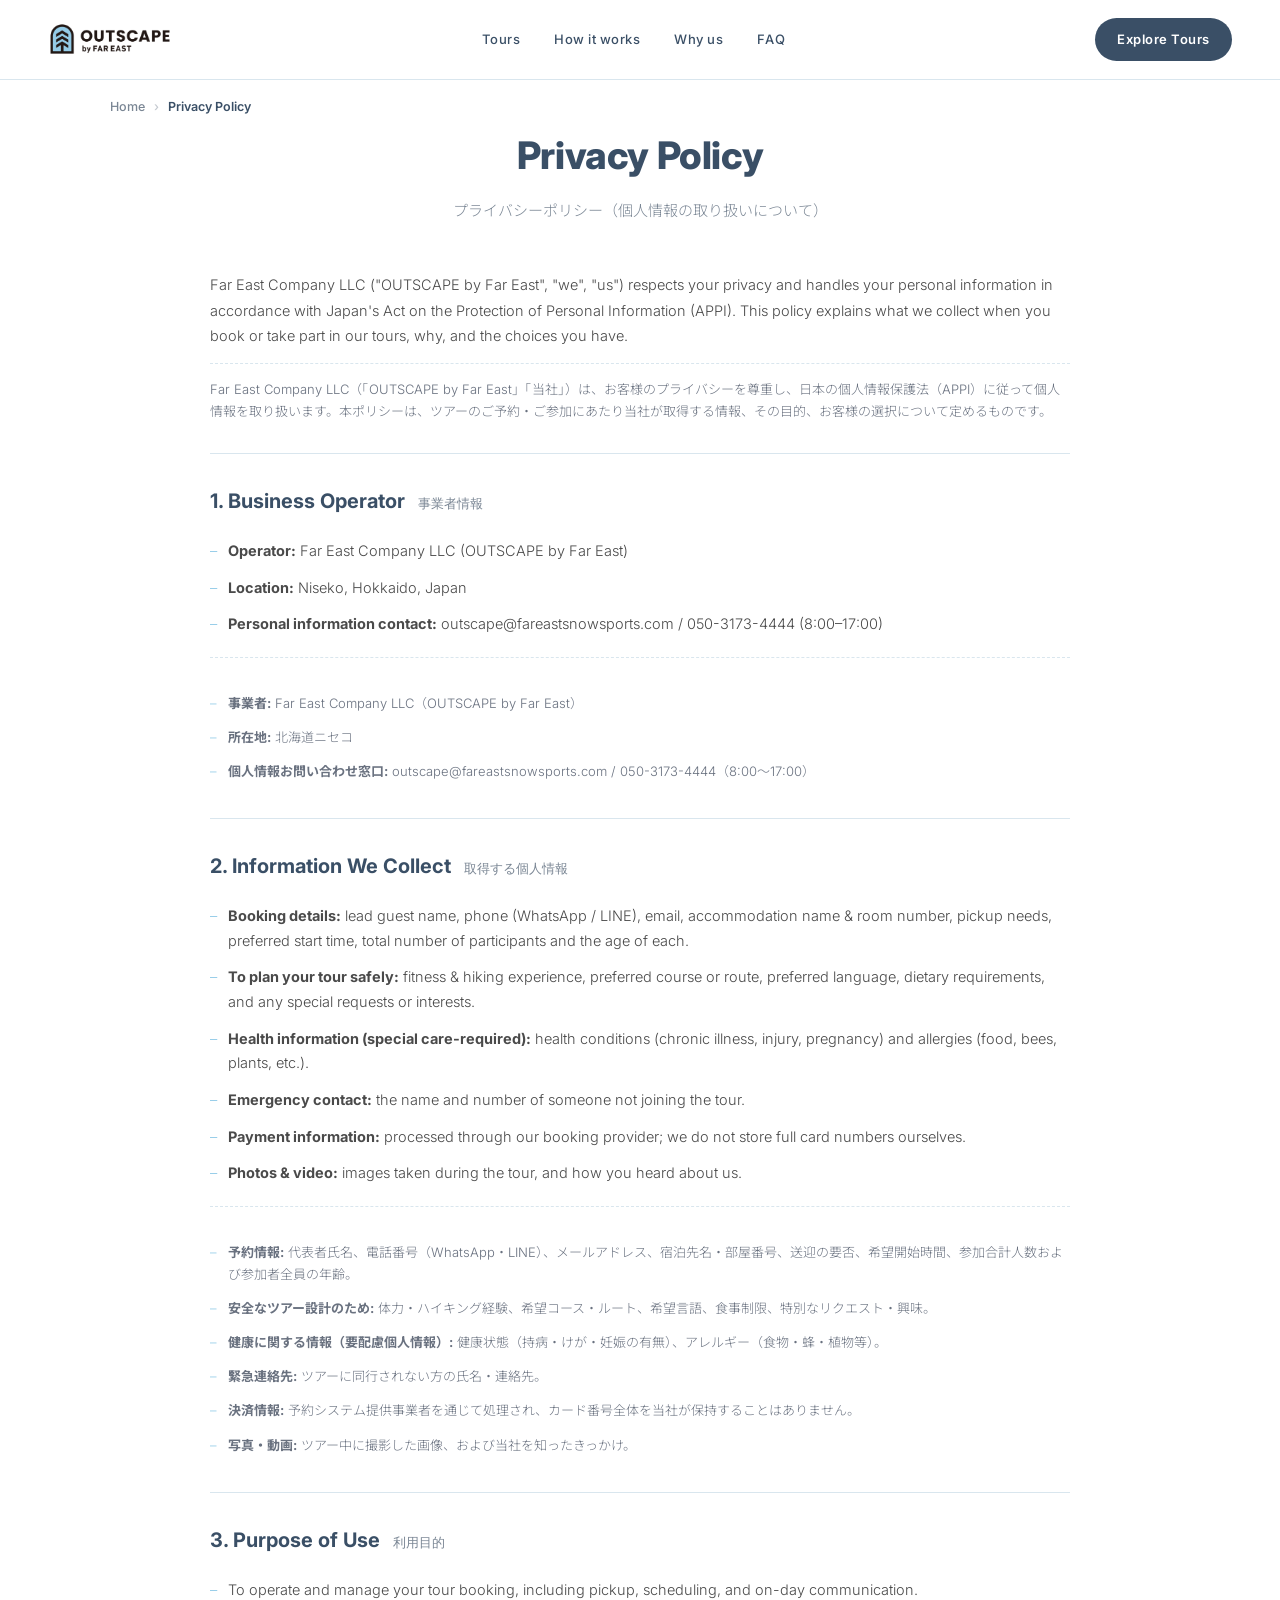
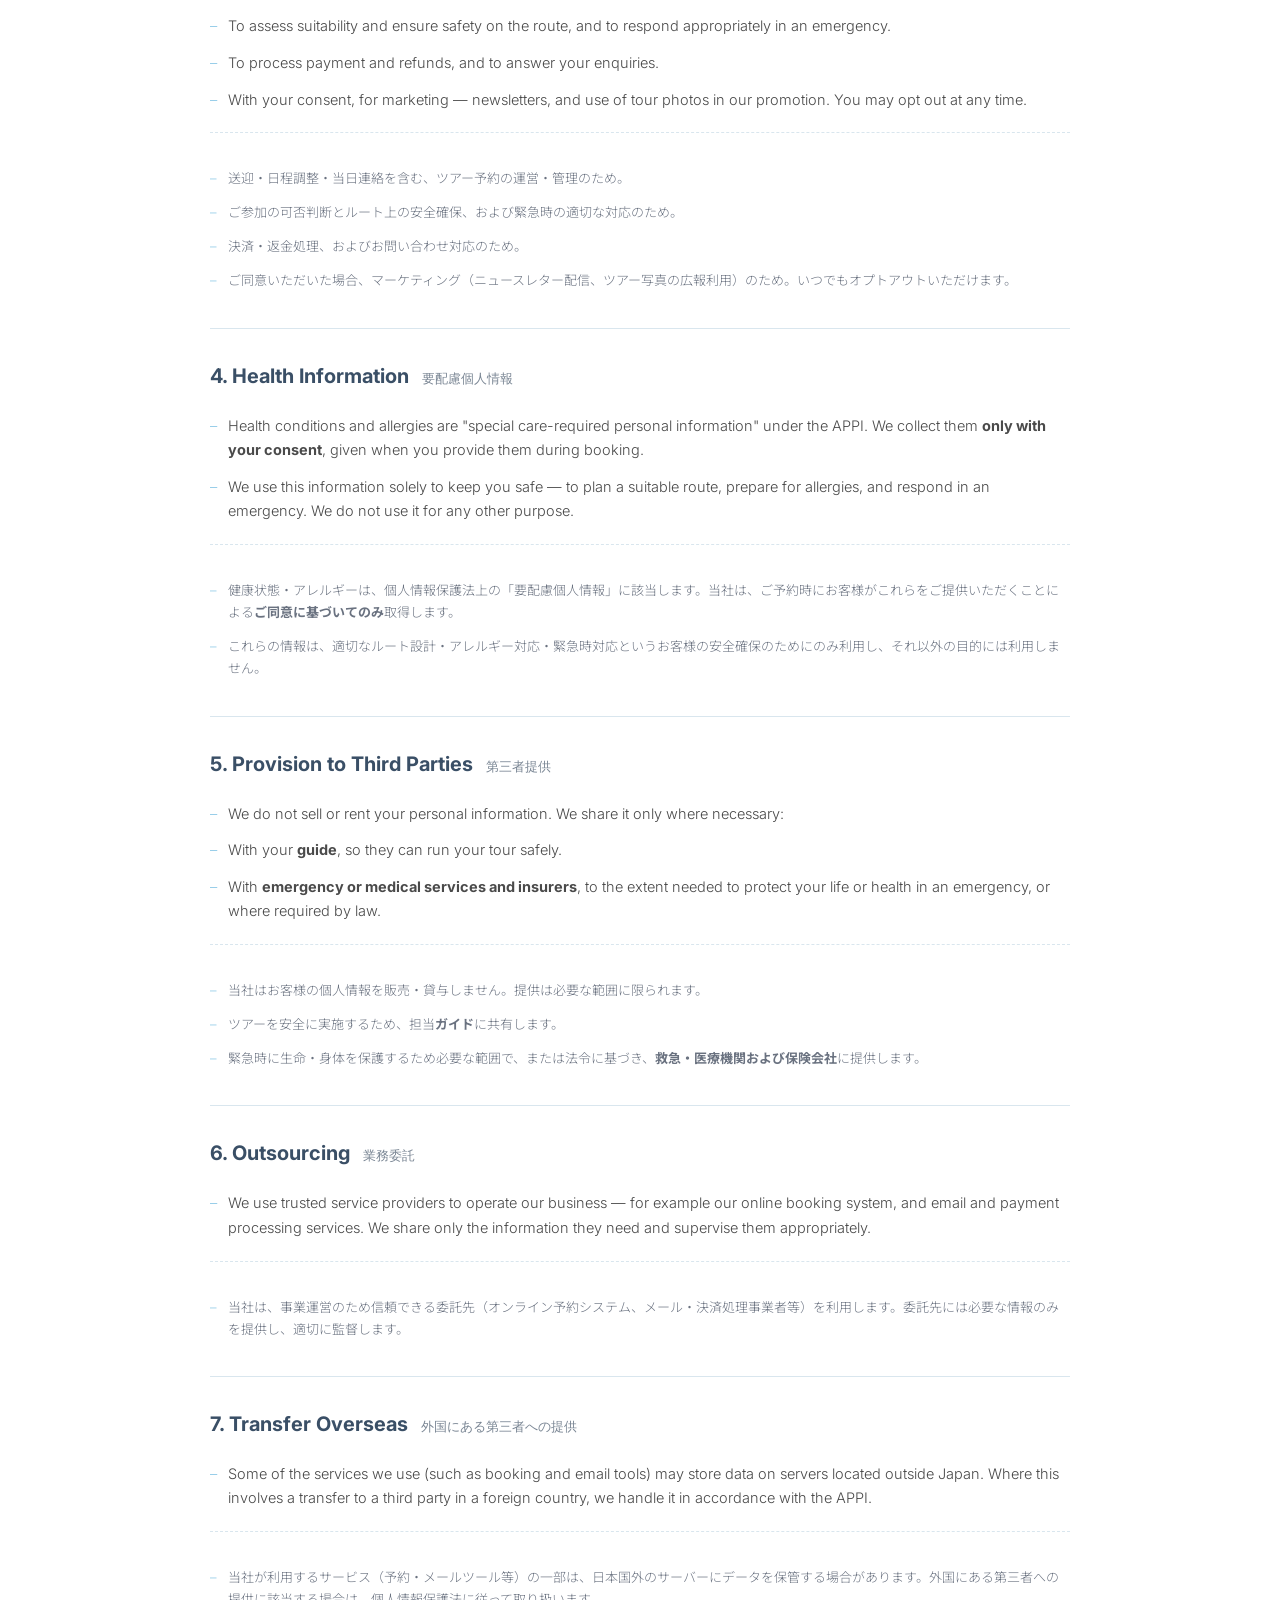
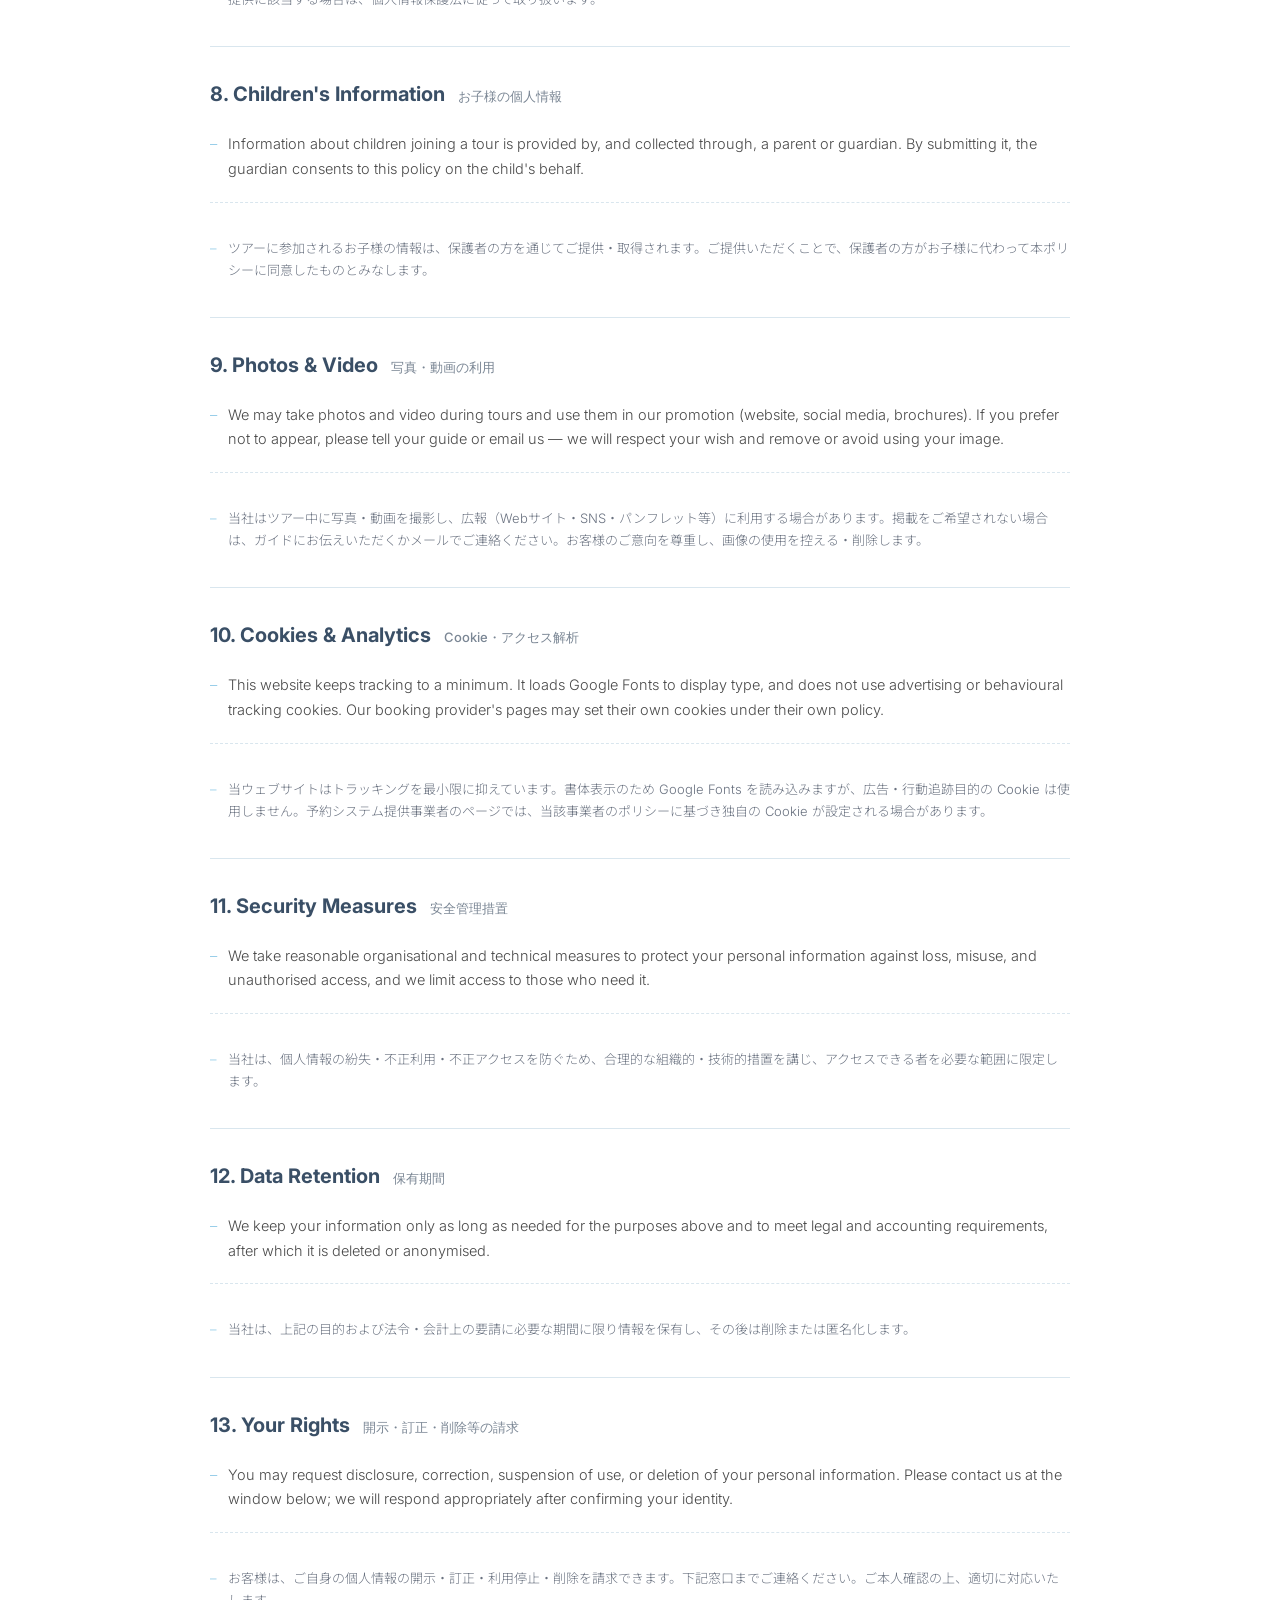
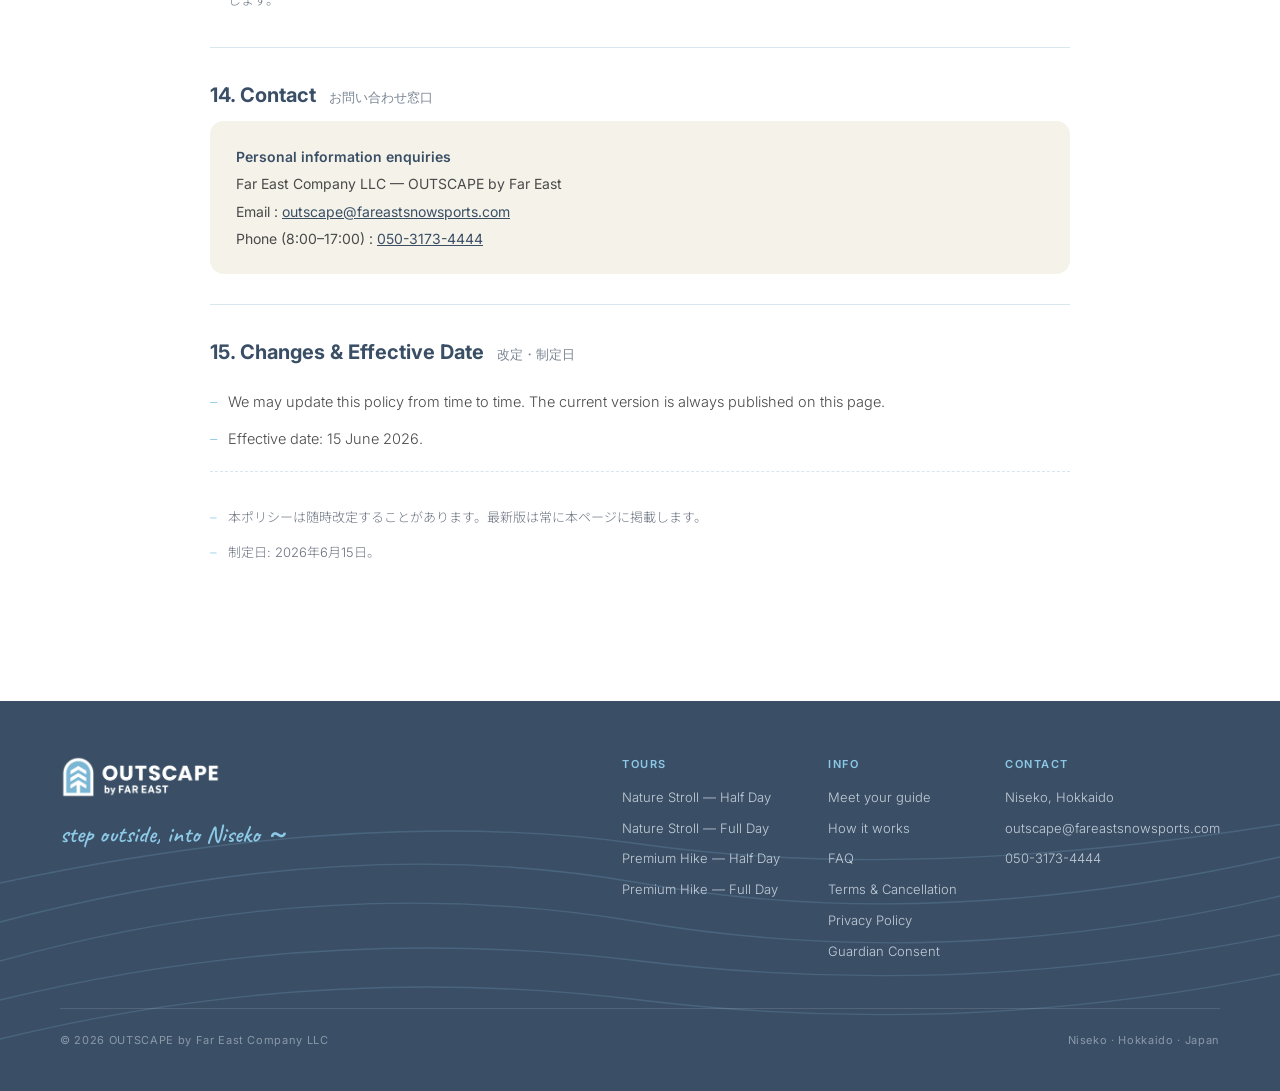
<file: privacy.html>
<!DOCTYPE html>
<html lang="en">
<head>
<meta charset="UTF-8">
<meta name="viewport" content="width=device-width, initial-scale=1.0">
<title>Privacy Policy | OUTSCAPE</title>
<meta name="description" content="OUTSCAPE privacy policy.">
<link rel="preconnect" href="https://fonts.googleapis.com">
<link rel="preconnect" href="https://fonts.gstatic.com" crossorigin>
<link href="https://fonts.googleapis.com/css2?family=Inter:wght@400;500;600;700;800&family=Caveat:wght@500;600;700&family=Noto+Sans+JP:wght@300;400;500;700&display=swap" rel="stylesheet">
<link rel="canonical" href="https://outscape.fareastsnowsports.com/privacy.html">
<meta name="robots" content="noindex, follow">
<meta property="og:type" content="website">
<meta property="og:site_name" content="OUTSCAPE by Far East">
<meta property="og:title" content="Privacy Policy | OUTSCAPE">
<meta property="og:description" content="OUTSCAPE privacy policy.">
<meta property="og:url" content="https://outscape.fareastsnowsports.com/privacy.html">
<meta property="og:image" content="https://outscape.fareastsnowsports.com/assets/og_cover.jpg">
<meta property="og:image:width" content="1200">
<meta property="og:image:height" content="630">
<meta name="twitter:card" content="summary_large_image">
<meta name="twitter:image" content="https://outscape.fareastsnowsports.com/assets/og_cover.jpg">
<link rel="icon" href="assets/favicon.ico" sizes="any">
<link rel="icon" type="image/png" sizes="32x32" href="assets/favicon-32x32.png">
<link rel="icon" type="image/png" sizes="16x16" href="assets/favicon-16x16.png">
<link rel="apple-touch-icon" href="assets/apple-touch-icon.png">
<link rel="stylesheet" href="assets/outscape.css?v=67">
</head>
<body>

<!-- ===== NAV ===== -->
<nav class="nav">
  <a href="index.html"><img src="assets/logo_horizontal_color.png" alt="OUTSCAPE by Far East"></a>
  <div class="nav-links">
    <a href="index.html#tours">Tours</a>
    <a href="index.html#how">How it works</a>
    <a href="index.html#why">Why us</a>
    <a href="index.html#faq">FAQ</a>
  </div>
  <a href="index.html#tours" class="nav-cta">Explore Tours</a>
</nav>

<!-- ===== BREADCRUMB ===== -->
<nav class="breadcrumb" aria-label="Breadcrumb">
  <a href="index.html">Home</a>
  <span class="sep">›</span>
  <span class="cur">Privacy Policy</span>
</nav>

<!-- ===== PAGE HEAD ===== -->
<header class="page-head wrap">
  <h1>Privacy Policy</h1>
  <p>プライバシーポリシー（個人情報の取り扱いについて）</p>
</header>

<section class="wrap">
<div class="legal">

  <!-- Intro -->
  <div class="legal-sec">
    <p style="font-weight:300;color:#4a4a4a;font-size:14.5px;margin-top:4px">Far East Company LLC ("OUTSCAPE by Far East", "we", "us") respects your privacy and handles your personal information in accordance with Japan's Act on the Protection of Personal Information (APPI). This policy explains what we collect when you book or take part in our tours, why, and the choices you have.</p>
    <div class="jpblock"><p style="font-weight:300;font-size:13px;color:#6a7280;margin:0">Far East Company LLC（「OUTSCAPE by Far East」「当社」）は、お客様のプライバシーを尊重し、日本の個人情報保護法（APPI）に従って個人情報を取り扱います。本ポリシーは、ツアーのご予約・ご参加にあたり当社が取得する情報、その目的、お客様の選択について定めるものです。</p></div>
  </div>

  <!-- 1. Operator -->
  <div class="legal-sec">
    <h3>1. Business Operator <span class="jp">事業者情報</span></h3>
    <ul>
      <li><b>Operator:</b> Far East Company LLC (OUTSCAPE by Far East)</li>
      <li><b>Location:</b> Niseko, Hokkaido, Japan</li>
      <li><b>Personal information contact:</b> <a href="mailto:outscape@fareastsnowsports.com">outscape@fareastsnowsports.com</a> / <a href="tel:05031734444">050-3173-4444</a> (8:00–17:00)</li>
    </ul>
    <div class="jpblock"><ul>
      <li><b>事業者:</b> Far East Company LLC（OUTSCAPE by Far East）</li>
      <li><b>所在地:</b> 北海道ニセコ</li>
      <li><b>個人情報お問い合わせ窓口:</b> <a href="mailto:outscape@fareastsnowsports.com">outscape@fareastsnowsports.com</a> / <a href="tel:05031734444">050-3173-4444</a>（8:00〜17:00）</li>
    </ul></div>
  </div>

  <!-- 2. What we collect -->
  <div class="legal-sec">
    <h3>2. Information We Collect <span class="jp">取得する個人情報</span></h3>
    <ul>
      <li><b>Booking details:</b> lead guest name, phone (WhatsApp / LINE), email, accommodation name &amp; room number, pickup needs, preferred start time, total number of participants and the age of each.</li>
      <li><b>To plan your tour safely:</b> fitness &amp; hiking experience, preferred course or route, preferred language, dietary requirements, and any special requests or interests.</li>
      <li><b>Health information (special care-required):</b> health conditions (chronic illness, injury, pregnancy) and allergies (food, bees, plants, etc.).</li>
      <li><b>Emergency contact:</b> the name and number of someone not joining the tour.</li>
      <li><b>Payment information:</b> processed through our booking provider; we do not store full card numbers ourselves.</li>
      <li><b>Photos &amp; video:</b> images taken during the tour, and how you heard about us.</li>
    </ul>
    <div class="jpblock"><ul>
      <li><b>予約情報:</b> 代表者氏名、電話番号（WhatsApp・LINE）、メールアドレス、宿泊先名・部屋番号、送迎の要否、希望開始時間、参加合計人数および参加者全員の年齢。</li>
      <li><b>安全なツアー設計のため:</b> 体力・ハイキング経験、希望コース・ルート、希望言語、食事制限、特別なリクエスト・興味。</li>
      <li><b>健康に関する情報（要配慮個人情報）:</b> 健康状態（持病・けが・妊娠の有無）、アレルギー（食物・蜂・植物等）。</li>
      <li><b>緊急連絡先:</b> ツアーに同行されない方の氏名・連絡先。</li>
      <li><b>決済情報:</b> 予約システム提供事業者を通じて処理され、カード番号全体を当社が保持することはありません。</li>
      <li><b>写真・動画:</b> ツアー中に撮影した画像、および当社を知ったきっかけ。</li>
    </ul></div>
  </div>

  <!-- 3. Purpose -->
  <div class="legal-sec">
    <h3>3. Purpose of Use <span class="jp">利用目的</span></h3>
    <ul>
      <li>To operate and manage your tour booking, including pickup, scheduling, and on-day communication.</li>
      <li>To assess suitability and ensure safety on the route, and to respond appropriately in an emergency.</li>
      <li>To process payment and refunds, and to answer your enquiries.</li>
      <li>With your consent, for marketing — newsletters, and use of tour photos in our promotion. You may opt out at any time.</li>
    </ul>
    <div class="jpblock"><ul>
      <li>送迎・日程調整・当日連絡を含む、ツアー予約の運営・管理のため。</li>
      <li>ご参加の可否判断とルート上の安全確保、および緊急時の適切な対応のため。</li>
      <li>決済・返金処理、およびお問い合わせ対応のため。</li>
      <li>ご同意いただいた場合、マーケティング（ニュースレター配信、ツアー写真の広報利用）のため。いつでもオプトアウトいただけます。</li>
    </ul></div>
  </div>

  <!-- 4. Special care-required -->
  <div class="legal-sec">
    <h3>4. Health Information <span class="jp">要配慮個人情報</span></h3>
    <ul>
      <li>Health conditions and allergies are "special care-required personal information" under the APPI. We collect them <b>only with your consent</b>, given when you provide them during booking.</li>
      <li>We use this information solely to keep you safe — to plan a suitable route, prepare for allergies, and respond in an emergency. We do not use it for any other purpose.</li>
    </ul>
    <div class="jpblock"><ul>
      <li>健康状態・アレルギーは、個人情報保護法上の「要配慮個人情報」に該当します。当社は、ご予約時にお客様がこれらをご提供いただくことによる<b>ご同意に基づいてのみ</b>取得します。</li>
      <li>これらの情報は、適切なルート設計・アレルギー対応・緊急時対応というお客様の安全確保のためにのみ利用し、それ以外の目的には利用しません。</li>
    </ul></div>
  </div>

  <!-- 5. Third-party provision -->
  <div class="legal-sec">
    <h3>5. Provision to Third Parties <span class="jp">第三者提供</span></h3>
    <ul>
      <li>We do not sell or rent your personal information. We share it only where necessary:</li>
      <li>With your <b>guide</b>, so they can run your tour safely.</li>
      <li>With <b>emergency or medical services and insurers</b>, to the extent needed to protect your life or health in an emergency, or where required by law.</li>
    </ul>
    <div class="jpblock"><ul>
      <li>当社はお客様の個人情報を販売・貸与しません。提供は必要な範囲に限られます。</li>
      <li>ツアーを安全に実施するため、担当<b>ガイド</b>に共有します。</li>
      <li>緊急時に生命・身体を保護するため必要な範囲で、または法令に基づき、<b>救急・医療機関および保険会社</b>に提供します。</li>
    </ul></div>
  </div>

  <!-- 6. Outsourcing -->
  <div class="legal-sec">
    <h3>6. Outsourcing <span class="jp">業務委託</span></h3>
    <ul>
      <li>We use trusted service providers to operate our business — for example our online booking system, and email and payment processing services. We share only the information they need and supervise them appropriately.</li>
    </ul>
    <div class="jpblock"><ul>
      <li>当社は、事業運営のため信頼できる委託先（オンライン予約システム、メール・決済処理事業者等）を利用します。委託先には必要な情報のみを提供し、適切に監督します。</li>
    </ul></div>
  </div>

  <!-- 7. Overseas transfer -->
  <div class="legal-sec">
    <h3>7. Transfer Overseas <span class="jp">外国にある第三者への提供</span></h3>
    <ul>
      <li>Some of the services we use (such as booking and email tools) may store data on servers located outside Japan. Where this involves a transfer to a third party in a foreign country, we handle it in accordance with the APPI.</li>
    </ul>
    <div class="jpblock"><ul>
      <li>当社が利用するサービス（予約・メールツール等）の一部は、日本国外のサーバーにデータを保管する場合があります。外国にある第三者への提供に該当する場合は、個人情報保護法に従って取り扱います。</li>
    </ul></div>
  </div>

  <!-- 8. Children -->
  <div class="legal-sec">
    <h3>8. Children's Information <span class="jp">お子様の個人情報</span></h3>
    <ul>
      <li>Information about children joining a tour is provided by, and collected through, a parent or guardian. By submitting it, the guardian consents to this policy on the child's behalf.</li>
    </ul>
    <div class="jpblock"><ul>
      <li>ツアーに参加されるお子様の情報は、保護者の方を通じてご提供・取得されます。ご提供いただくことで、保護者の方がお子様に代わって本ポリシーに同意したものとみなします。</li>
    </ul></div>
  </div>

  <!-- 9. Photography -->
  <div class="legal-sec">
    <h3>9. Photos &amp; Video <span class="jp">写真・動画の利用</span></h3>
    <ul>
      <li>We may take photos and video during tours and use them in our promotion (website, social media, brochures). If you prefer not to appear, please tell your guide or email us — we will respect your wish and remove or avoid using your image.</li>
    </ul>
    <div class="jpblock"><ul>
      <li>当社はツアー中に写真・動画を撮影し、広報（Webサイト・SNS・パンフレット等）に利用する場合があります。掲載をご希望されない場合は、ガイドにお伝えいただくかメールでご連絡ください。お客様のご意向を尊重し、画像の使用を控える・削除します。</li>
    </ul></div>
  </div>

  <!-- 10. Cookies -->
  <div class="legal-sec">
    <h3>10. Cookies &amp; Analytics <span class="jp">Cookie・アクセス解析</span></h3>
    <ul>
      <li>This website keeps tracking to a minimum. It loads Google Fonts to display type, and does not use advertising or behavioural tracking cookies. Our booking provider's pages may set their own cookies under their own policy.</li>
    </ul>
    <div class="jpblock"><ul>
      <li>当ウェブサイトはトラッキングを最小限に抑えています。書体表示のため Google Fonts を読み込みますが、広告・行動追跡目的の Cookie は使用しません。予約システム提供事業者のページでは、当該事業者のポリシーに基づき独自の Cookie が設定される場合があります。</li>
    </ul></div>
  </div>

  <!-- 11. Security -->
  <div class="legal-sec">
    <h3>11. Security Measures <span class="jp">安全管理措置</span></h3>
    <ul>
      <li>We take reasonable organisational and technical measures to protect your personal information against loss, misuse, and unauthorised access, and we limit access to those who need it.</li>
    </ul>
    <div class="jpblock"><ul>
      <li>当社は、個人情報の紛失・不正利用・不正アクセスを防ぐため、合理的な組織的・技術的措置を講じ、アクセスできる者を必要な範囲に限定します。</li>
    </ul></div>
  </div>

  <!-- 12. Retention -->
  <div class="legal-sec">
    <h3>12. Data Retention <span class="jp">保有期間</span></h3>
    <ul>
      <li>We keep your information only as long as needed for the purposes above and to meet legal and accounting requirements, after which it is deleted or anonymised.</li>
    </ul>
    <div class="jpblock"><ul>
      <li>当社は、上記の目的および法令・会計上の要請に必要な期間に限り情報を保有し、その後は削除または匿名化します。</li>
    </ul></div>
  </div>

  <!-- 13. Your rights -->
  <div class="legal-sec">
    <h3>13. Your Rights <span class="jp">開示・訂正・削除等の請求</span></h3>
    <ul>
      <li>You may request disclosure, correction, suspension of use, or deletion of your personal information. Please contact us at the window below; we will respond appropriately after confirming your identity.</li>
    </ul>
    <div class="jpblock"><ul>
      <li>お客様は、ご自身の個人情報の開示・訂正・利用停止・削除を請求できます。下記窓口までご連絡ください。ご本人確認の上、適切に対応いたします。</li>
    </ul></div>
  </div>

  <!-- 14. Contact -->
  <div class="legal-sec">
    <h3>14. Contact <span class="jp">お問い合わせ窓口</span></h3>
    <div class="legal-contact">
      <b>Personal information enquiries</b><br>
      Far East Company LLC — OUTSCAPE by Far East<br>
      Email : <a href="mailto:outscape@fareastsnowsports.com">outscape@fareastsnowsports.com</a><br>
      Phone (8:00–17:00) : <a href="tel:05031734444">050-3173-4444</a>
    </div>
  </div>

  <!-- 15 & 16. Changes / Effective date -->
  <div class="legal-sec">
    <h3>15. Changes &amp; Effective Date <span class="jp">改定・制定日</span></h3>
    <ul>
      <li>We may update this policy from time to time. The current version is always published on this page.</li>
      <li>Effective date: 15 June 2026.</li>
    </ul>
    <div class="jpblock"><ul>
      <li>本ポリシーは随時改定することがあります。最新版は常に本ページに掲載します。</li>
      <li>制定日: 2026年6月15日。</li>
    </ul></div>
  </div>

</div>
</section>

<!-- ===== FOOTER ===== -->
<footer class="foot">
  <svg class="contour" viewBox="0 0 1400 300" preserveAspectRatio="none" xmlns="http://www.w3.org/2000/svg">
    <g fill="none" stroke="#8DC9E7" stroke-width="1">
      <path d="M0,260 Q350,200 700,230 T1400,210"/>
      <path d="M0,230 Q350,170 700,200 T1400,180"/>
      <path d="M0,200 Q360,130 700,170 T1400,150"/>
      <path d="M0,170 Q380,100 700,140 T1400,120"/>
      <path d="M0,140 Q400,80 700,110 T1400,95"/>
    </g>
  </svg>
  <div class="foot-inner">
    <div>
      <img src="assets/logo_horizontal_white.png" alt="OUTSCAPE by Far East">
      <div class="tagline">step outside, into Niseko ～</div>
    </div>
    <div class="foot-links">
      <div class="col">
        <h5>Tours</h5>
        <a href="stroll-hd.html">Nature Stroll — Half Day</a>
        <a href="stroll-fd.html">Nature Stroll — Full Day</a>
        <a href="hiking-hd.html">Premium Hike — Half Day</a>
        <a href="hiking-fd.html">Premium Hike — Full Day</a>
      </div>
      <div class="col">
        <h5>Info</h5>
        <a href="guides.html">Meet your guide</a>
        <a href="index.html#how">How it works</a>
        <a href="index.html#faq">FAQ</a>
        <a href="terms.html">Terms &amp; Cancellation</a>
        <a href="privacy.html">Privacy Policy</a>
        <a href="guardian-consent.html">Guardian Consent</a>
      </div>
      <div class="col">
        <h5>Contact</h5>
        <a href="#">Niseko, Hokkaido</a>
        <a href="mailto:outscape@fareastsnowsports.com">outscape@fareastsnowsports.com</a>
        <a href="tel:05031734444">050-3173-4444</a>
      </div>
    </div>
  </div>
  <div class="foot-base">
    <span>© 2026 OUTSCAPE by Far East Company LLC</span>
    <span>Niseko · Hokkaido · Japan</span>
  </div>
</footer>

</body>
</html>
</file>
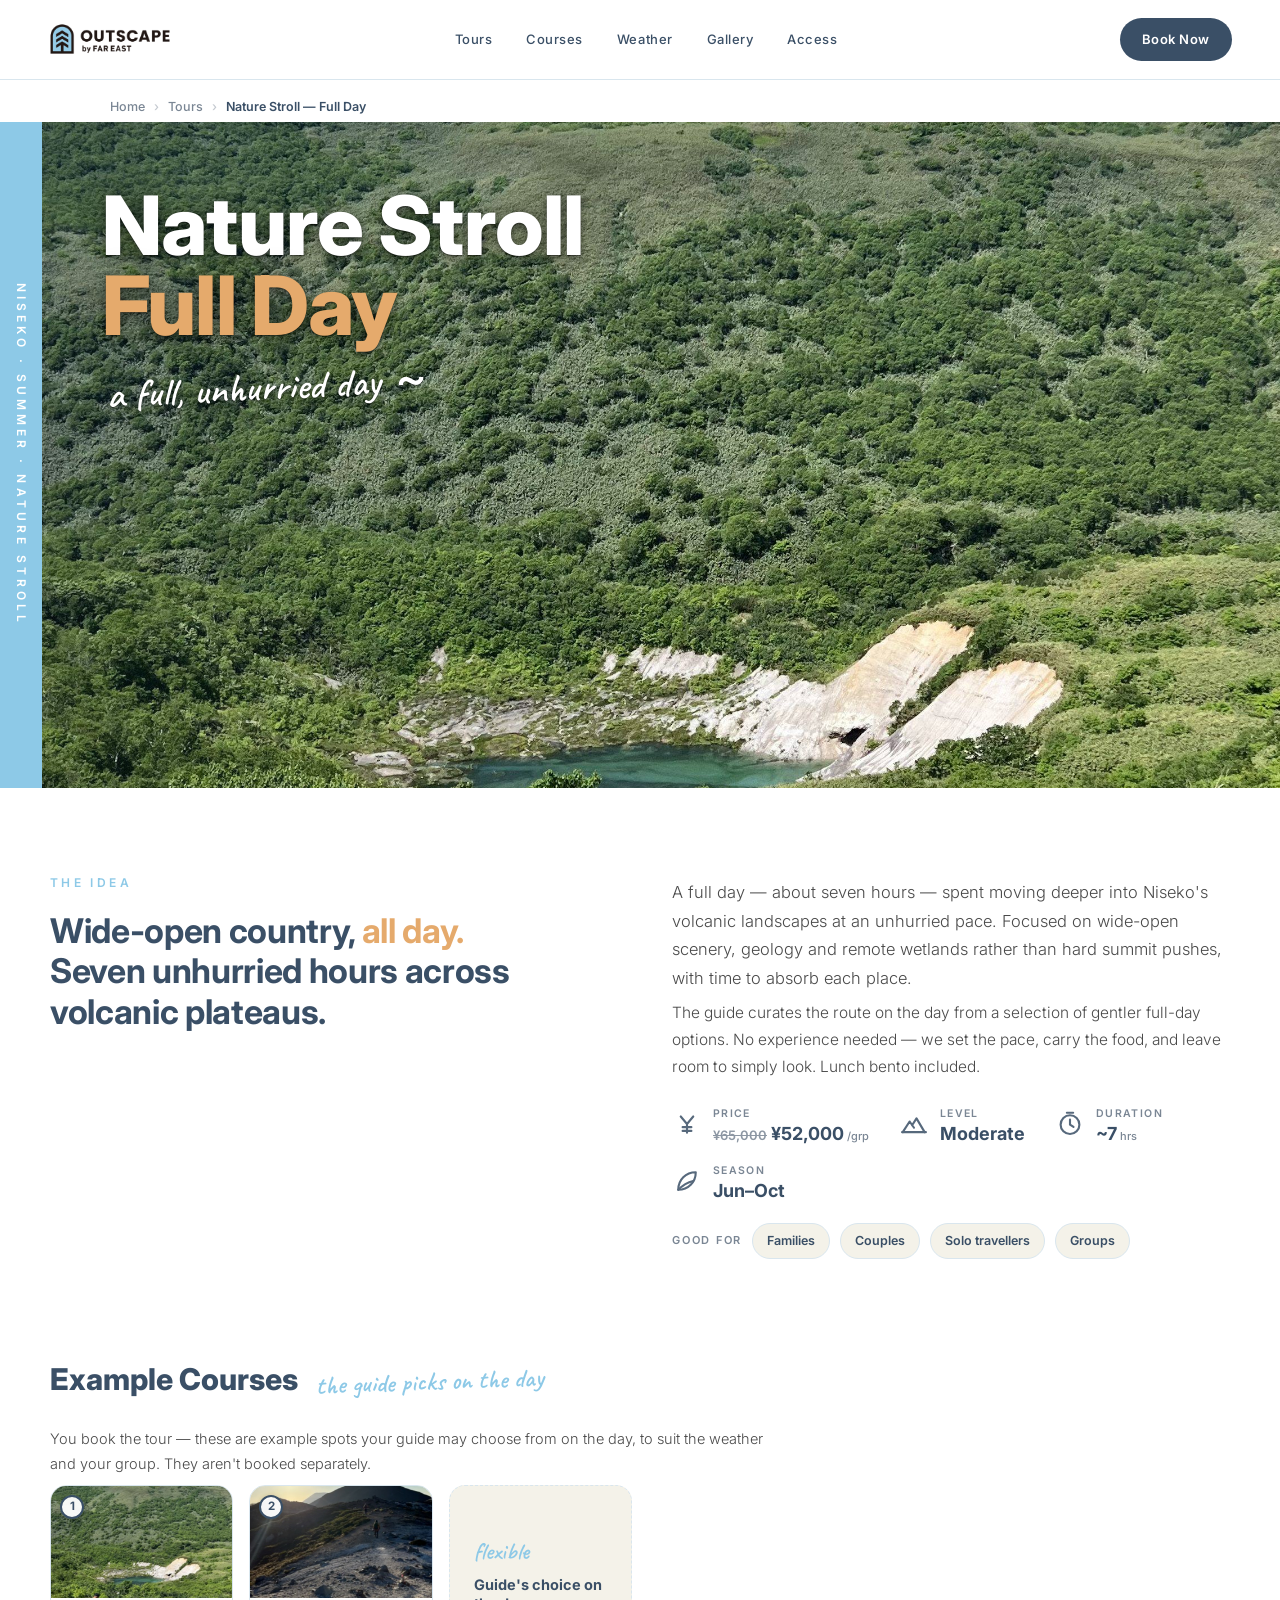
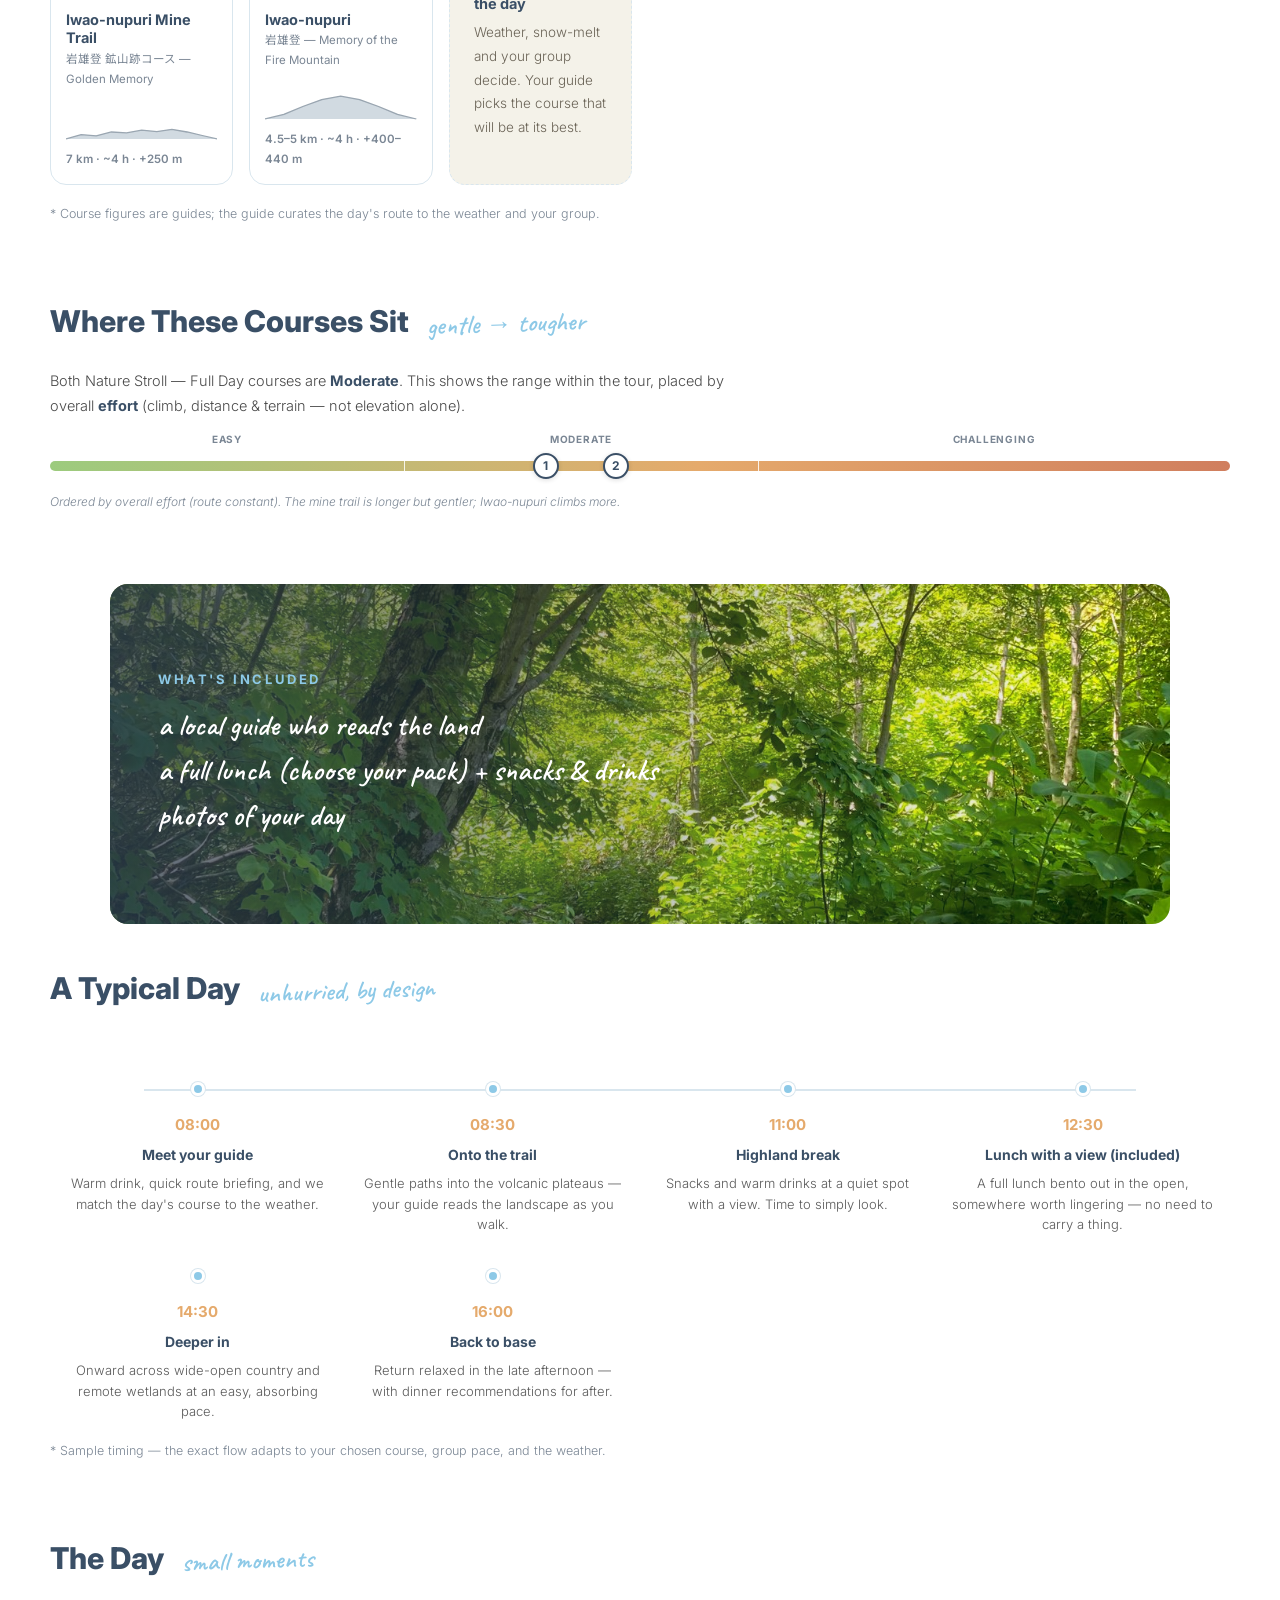
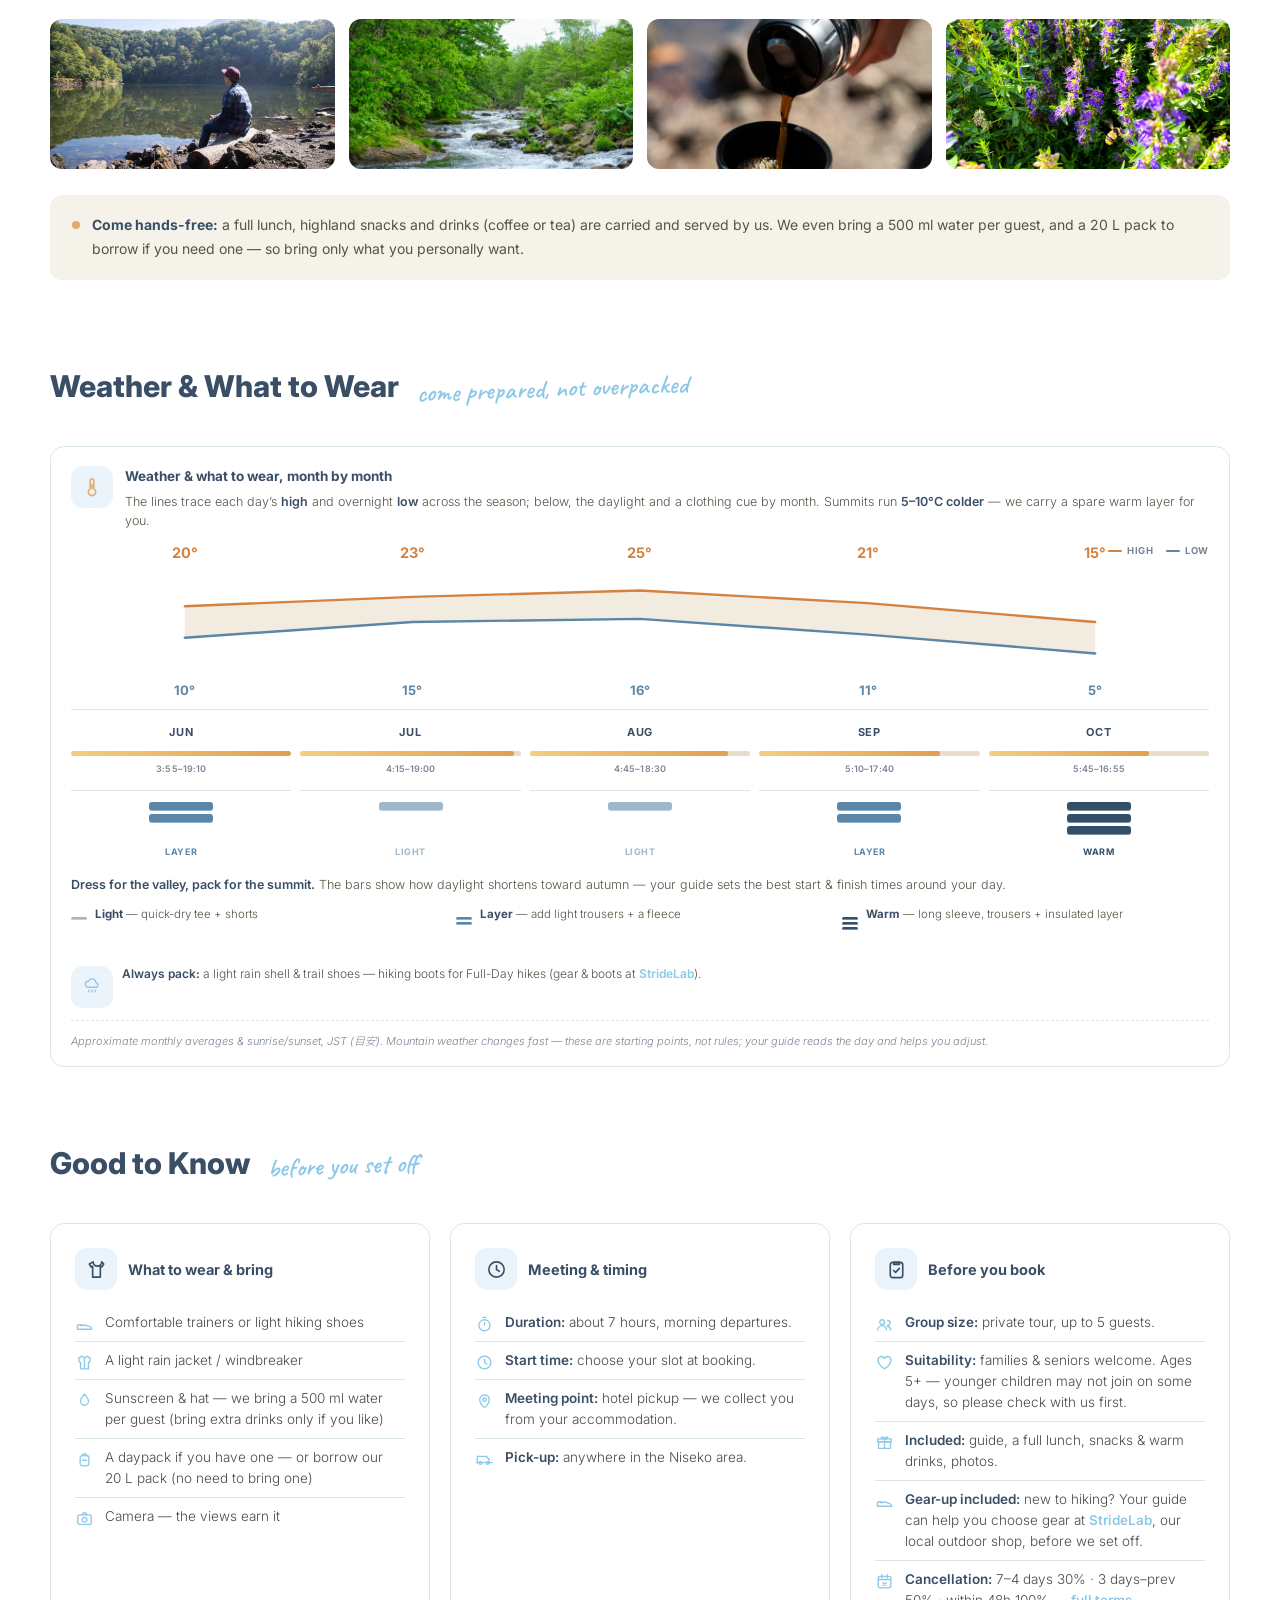
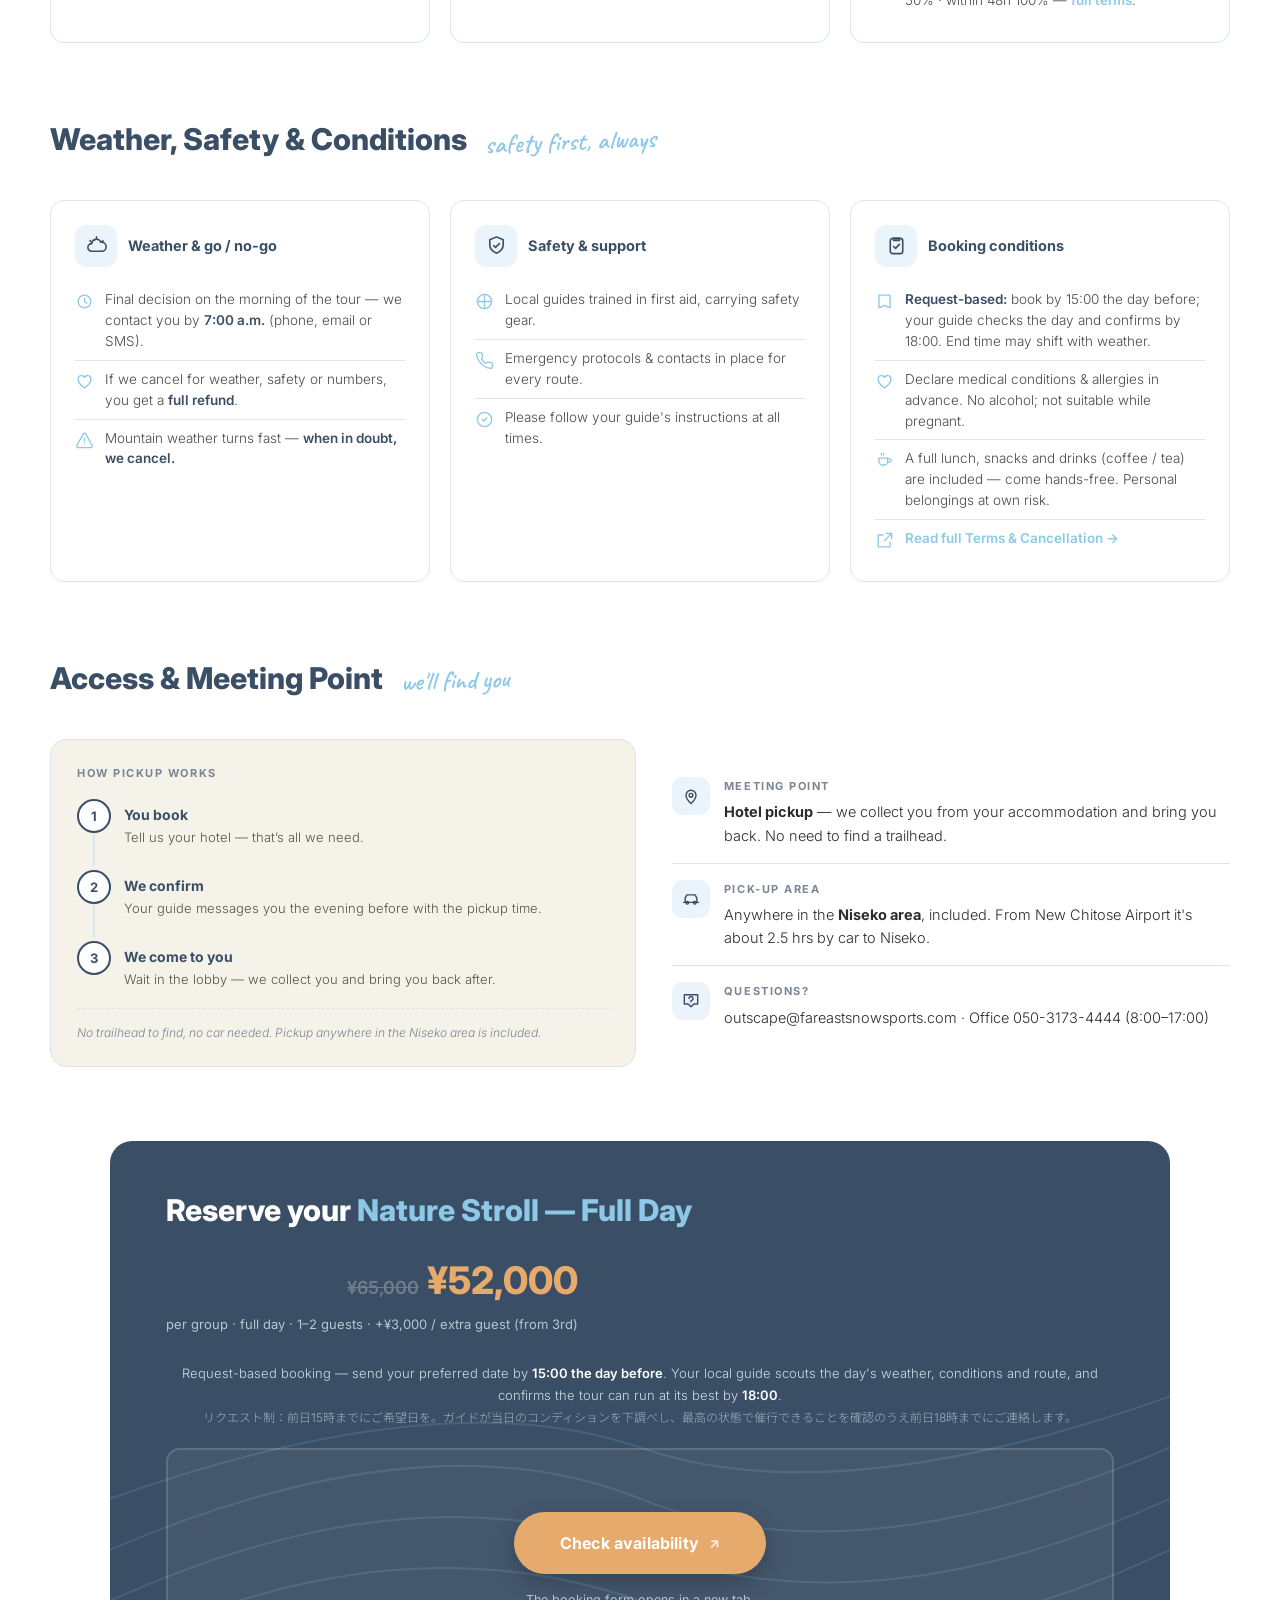
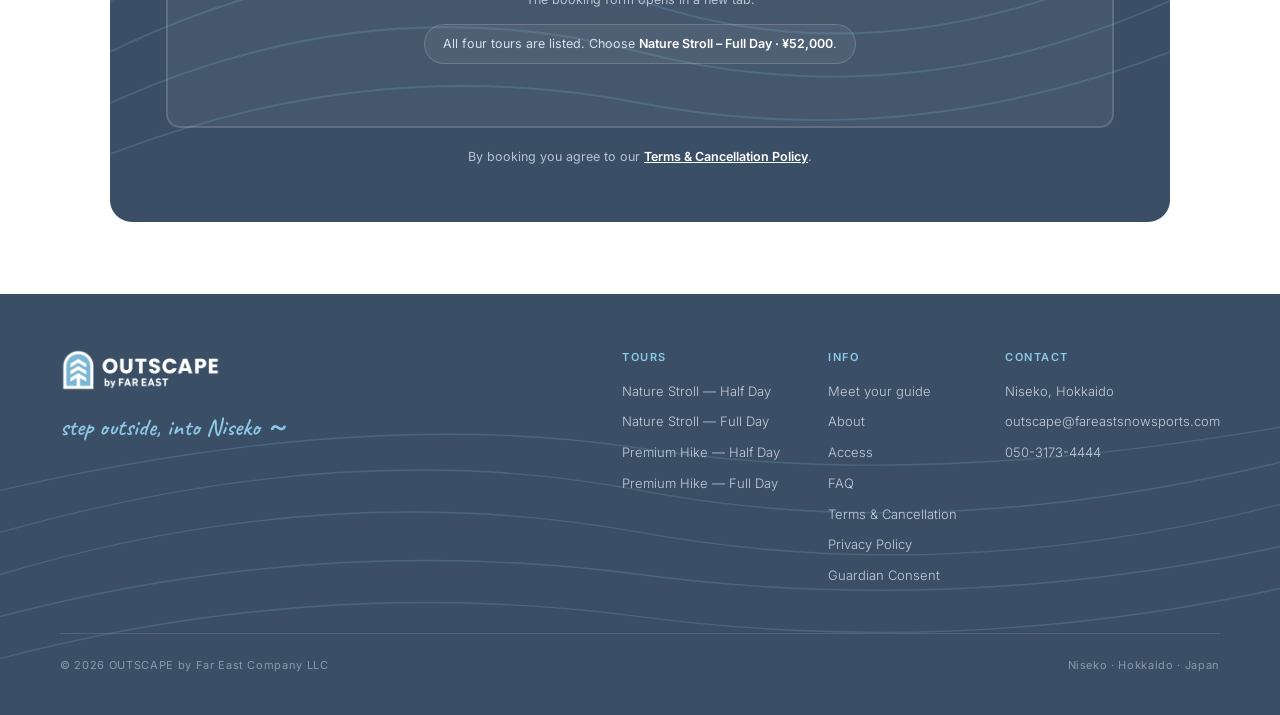
<file: stroll-fd.html>
<!DOCTYPE html>
<html lang="en">
<head>
<meta charset="UTF-8">
<meta name="viewport" content="width=device-width, initial-scale=1.0">
<title>Nature Stroll · Full Day — Guided Niseko Walk | OUTSCAPE</title>
<meta name="description" content="A full, unhurried day guided across Niseko's volcanic plateaus and highland wetlands — wide-open scenery over hard summit pushes, lunch included. Hokkaido, June–October.">
<link rel="preconnect" href="https://fonts.googleapis.com">
<link rel="preconnect" href="https://fonts.gstatic.com" crossorigin>
<link href="https://fonts.googleapis.com/css2?family=Inter:wght@400;500;600;700;800&family=Caveat:wght@500;600;700&family=Noto+Sans+JP:wght@300;400;500;700&display=swap" rel="stylesheet">
<link rel="canonical" href="https://outscape.fareastsnowsports.com/stroll-fd.html">
<meta name="robots" content="index, follow">
<meta property="og:type" content="website">
<meta property="og:site_name" content="OUTSCAPE by Far East">
<meta property="og:title" content="Nature Stroll · Full Day — Guided Niseko Walk | OUTSCAPE">
<meta property="og:description" content="A full, unhurried day guided across Niseko's volcanic plateaus and highland wetlands — wide-open scenery over hard summit pushes, lunch included. Hokkaido, June–October.">
<meta property="og:url" content="https://outscape.fareastsnowsports.com/stroll-fd.html">
<meta property="og:image" content="https://outscape.fareastsnowsports.com/assets/og_cover.jpg">
<meta property="og:image:width" content="1200">
<meta property="og:image:height" content="630">
<meta name="twitter:card" content="summary_large_image">
<meta name="twitter:image" content="https://outscape.fareastsnowsports.com/assets/og_cover.jpg">
<link rel="icon" href="assets/favicon.ico" sizes="any">
<link rel="icon" type="image/png" sizes="32x32" href="assets/favicon-32x32.png">
<link rel="icon" type="image/png" sizes="16x16" href="assets/favicon-16x16.png">
<link rel="apple-touch-icon" href="assets/apple-touch-icon.png">
<link rel="stylesheet" href="assets/outscape.css?v=67">
<script src="assets/outscape.js?v=67" defer></script>
</head>
<body>

<!-- ===== NAV ===== -->
<nav class="nav">
  <a href="index.html"><img src="assets/logo_horizontal_color.png" alt="OUTSCAPE by Far East"></a>
  <div class="nav-links">
    <a href="index.html">Tours</a>
    <a href="#courses">Courses</a>
    <a href="#weather">Weather</a>
    <a href="#gallery">Gallery</a>
    <a href="#access">Access</a>
  </div>
  <a href="#book" class="nav-cta">Book Now</a>
</nav>

<!-- ===== BREADCRUMB ===== -->
<nav class="breadcrumb" aria-label="Breadcrumb">
  <a href="index.html">Home</a>
  <span class="sep">›</span>
  <a href="index.html#tours">Tours</a>
  <span class="sep">›</span>
  <span class="cur">Nature Stroll — Full Day</span>
</nav>

<!-- ===== HERO ===== -->
<header class="hero">
  <div class="sidetab"><span>Niseko · Summer · Nature Stroll</span></div>
    <div class="hero-img" data-hero-fade>
    <img class="hero-slide is-active" src="assets/hero_stroll_fd.jpg" alt="The old mine pond below the green slopes of Iwao-nupuri">
    <img class="hero-slide" src="assets/courses/iwao_2.jpg" alt="The volcanic ridge of Iwao-nupuri" aria-hidden="true">
    <img class="hero-slide" src="assets/courses/iwao_4.jpg" alt="Walking the white volcanic ground of Iwao-nupuri" aria-hidden="true">
    <img class="hero-slide" src="assets/courses/iwao_3.jpg" alt="Open slopes above the old mine" aria-hidden="true">
    <h1 class="hero-title">Nature Stroll<br><span class="l2">Full Day</span></h1>
    <div class="hero-script">a full, unhurried day ～</div>
  </div>
</header>

<!-- ===== INTRO ===== -->
<section class="intro wrap" id="about">
  <div>
    <div class="eyebrow">The Idea</div>
    <h2>Wide-open country, <em>all day.</em><br>Seven unhurried hours across volcanic plateaus.</h2>
  </div>
  <div>
    <p class="lead">A full day — about seven hours — spent moving deeper into Niseko's volcanic landscapes at an unhurried pace. Focused on wide-open scenery, geology and remote wetlands rather than hard summit pushes, with time to absorb each place.</p>
    <p>The guide curates the route on the day from a selection of gentler full-day options. No experience needed — we set the pace, carry the food, and leave room to simply look. Lunch bento included.</p>
    <div class="facts" style="margin-top:24px">
      <div class="fact"><span class="fi"><svg class="line" viewBox="0 0 24 24"><path d="M7 6l5 6 5-6M12 12v7M8.5 14.5h7M8.5 17.5h7"/></svg></span><div><div class="k">Price</div><div class="v"><span class="was">¥65,000</span>¥52,000<small> /grp</small></div></div></div>
      <div class="fact"><span class="fi"><svg class="line" viewBox="0 0 24 24"><path d="M3 18.5l5.5-8.5 3.5 5M10.5 13l3.5-5.5 6.5 11"/><path d="M2.5 18.5h19"/></svg></span><div><div class="k">Level</div><div class="v">Moderate</div></div></div>
      <div class="fact"><span class="fi"><svg class="line" viewBox="0 0 24 24"><circle cx="12" cy="12.5" r="7.5"/><path d="M12 8.5v4l2.8 1.8"/><path d="M9.5 3h5"/></svg></span><div><div class="k">Duration</div><div class="v">~7<small> hrs</small></div></div></div>
      <div class="fact"><span class="fi"><svg class="line" viewBox="0 0 24 24"><path d="M5 19c0-8 6-14 14-14 0 8-6 14-14 14Z"/><path d="M5 19c4-4 8-6 12-7"/></svg></span><div><div class="k">Season</div><div class="v">Jun–Oct</div></div></div>
    </div>
    <div class="goodfor">
      <span class="lbl">Good for</span>
      <span class="badge">Families</span>
      <span class="badge">Couples</span>
      <span class="badge">Solo travellers</span>
      <span class="badge">Groups</span>
    </div>
  </div>
</section>

<!-- ===== COURSES ===== -->
<section class="courses wrap" id="courses">
  <div class="sec-head">
    <h3>Example Courses</h3>
    <span class="script">the guide picks on the day</span>
  </div>
  <p class="cspec-intro">You book the tour — these are example spots your guide may choose from on the day, to suit the weather and your group. They aren't booked separately.</p>
  <div class="course-grid">

    <div class="course" data-detail="iwao_mine">
      <div class="course-photo"><span class="course-num">1</span><img src="assets/course_iwao_mine.jpg" alt="The old mine pond below the green slopes of Iwao-nupuri"></div>
      <div class="course-body">
        <div class="course-head"><h4>Iwao-nupuri Mine Trail</h4>
        <div class="jp">岩雄登 鉱山跡コース — Golden Memory</div></div>
        <span class="lvl mod">Moderate</span>
        <div class="course-elev"><svg viewBox="0 0 120 40" preserveAspectRatio="none" xmlns="http://www.w3.org/2000/svg" aria-hidden="true"><path d="M0,37.0 L0.0,37.0 L12.0,32.6 L24.0,33.8 L36.0,30.0 L48.0,30.9 L60.0,28.2 L72.0,29.6 L84.0,27.3 L96.0,30.0 L108.0,33.5 L120.0,37.0 L120.0,37.0 Z" fill="#cdd6de" opacity="0.9"/><path d="M0.0,37.0 12.0,32.6 24.0,33.8 36.0,30.0 48.0,30.9 60.0,28.2 72.0,29.6 84.0,27.3 96.0,30.0 108.0,33.5 120.0,37.0" fill="none" stroke="#9aa6b1" stroke-width="1.3"/></svg></div>
        <div class="course-meta">7 km · ~4 h · +250 m</div>
      </div>
    </div>

    <div class="course" data-detail="iwao">
      <div class="course-photo"><span class="course-num">2</span><img src="assets/course_iwao.jpg" alt="Walking the volcanic ridge of Iwao-nupuri"></div>
      <div class="course-body">
        <div class="course-head"><h4>Iwao-nupuri</h4>
        <div class="jp">岩雄登 — Memory of the Fire Mountain</div></div>
        <span class="lvl mod">Moderate</span>
        <div class="course-elev"><svg viewBox="0 0 120 40" preserveAspectRatio="none" xmlns="http://www.w3.org/2000/svg" aria-hidden="true"><path d="M0,37.0 L0.0,37.0 L15.0,32.4 L30.0,24.5 L45.0,17.6 L60.0,14.2 L75.0,17.6 L90.0,24.5 L105.0,32.4 L120.0,37.0 L120.0,37.0 Z" fill="#cdd6de" opacity="0.9"/><path d="M0.0,37.0 15.0,32.4 30.0,24.5 45.0,17.6 60.0,14.2 75.0,17.6 90.0,24.5 105.0,32.4 120.0,37.0" fill="none" stroke="#9aa6b1" stroke-width="1.3"/></svg></div>
        <div class="course-meta">4.5–5 km · ~4 h · +400–440 m</div>
      </div>
    </div>

    <div class="course" style="background:var(--cream);border-style:dashed">
      <div class="course-body" style="display:flex;flex-direction:column;justify-content:center;height:100%;padding:30px 24px">
        <div style="font-family:'Caveat';font-weight:600;font-size:24px;color:var(--sky)">flexible</div>
        <h4 style="margin-top:4px">Guide's choice on the day</h4>
        <p style="font-weight:300;font-size:13.5px;color:#6a6356;margin-top:8px">Weather, snow-melt and your group decide. Your guide picks the course that will be at its best.</p>
      </div>
    </div>

  </div>
  <p class="tl-note">* Course figures are guides; the guide curates the day's route to the weather and your group.</p>
</section>

<!-- ===== COURSE SPECTRUM ===== -->
<section class="cspec-sec wrap">
  <div class="sec-head"><h3>Where These Courses Sit</h3><span class="script">gentle → tougher</span></div>
  <p class="cspec-intro">Both Nature Stroll — Full Day courses are <b>Moderate</b>. This shows the range within the tour, placed by overall <b>effort</b> (climb, distance &amp; terrain — not elevation alone).</p>
  <div class="cspec">
    <div class="cspec-track">
      <span class="cspec-zone" style="left:15%">Easy</span>
      <span class="cspec-zone" style="left:45%">Moderate</span>
      <span class="cspec-zone" style="left:80%">Challenging</span>
      <span class="cspec-zsep" style="left:30%"></span>
      <span class="cspec-zsep" style="left:60%"></span>
      <span class="cspec-dot" style="left:42%">1</span>
      <span class="cspec-dot" style="left:48%">2</span>
    </div>
    <p class="cspec-note">Ordered by overall effort (route constant). The mine trail is longer but gentler; Iwao-nupuri climbs more.</p>
  </div>
</section>

<!-- ===== FEATURE BAND ===== -->
<section class="wrap">
  <div class="featband">
    <img src="assets/featband_forest.jpg" alt="Soft light on a green forest path">
    <div class="overlay"></div>
    <ul class="feat-list">
      <li class="h">What's included</li>
      <li>a local guide who reads the land</li>
      <li>a full lunch (choose your pack) + snacks &amp; drinks</li>
      <li>photos of your day</li>
    </ul>
  </div>
</section>

<!-- ===== TIMELINE ===== -->
<section class="timeline wrap" id="itinerary">
  <div class="sec-head">
    <h3>A Typical Day</h3>
    <span class="script">unhurried, by design</span>
  </div>
  <div class="tl">
    <div class="tl-step">
      <div class="tl-dot"></div>
      <div class="tl-time">08:00</div>
      <h5>Meet your guide</h5>
      <p>Warm drink, quick route briefing, and we match the day's course to the weather.</p>
    </div>
    <div class="tl-step">
      <div class="tl-dot"></div>
      <div class="tl-time">08:30</div>
      <h5>Onto the trail</h5>
      <p>Gentle paths into the volcanic plateaus — your guide reads the landscape as you walk.</p>
    </div>
    <div class="tl-step">
      <div class="tl-dot"></div>
      <div class="tl-time">11:00</div>
      <h5>Highland break</h5>
      <p>Snacks and warm drinks at a quiet spot with a view. Time to simply look.</p>
    </div>
    <div class="tl-step">
      <div class="tl-dot"></div>
      <div class="tl-time">12:30</div>
      <h5>Lunch with a view (included)</h5>
      <p>A full lunch bento out in the open, somewhere worth lingering — no need to carry a thing.</p>
    </div>
    <div class="tl-step">
      <div class="tl-dot"></div>
      <div class="tl-time">14:30</div>
      <h5>Deeper in</h5>
      <p>Onward across wide-open country and remote wetlands at an easy, absorbing pace.</p>
    </div>
    <div class="tl-step">
      <div class="tl-dot"></div>
      <div class="tl-time">16:00</div>
      <h5>Back to base</h5>
      <p>Return relaxed in the late afternoon — with dinner recommendations for after.</p>
    </div>
  </div>
  <p class="tl-note">* Sample timing — the exact flow adapts to your chosen course, group pace, and the weather.</p>
</section>

<!-- ===== GALLERY ===== -->
<section class="gallery wrap" id="gallery">
  <div class="sec-head">
    <h3>The Day</h3>
    <span class="script">small moments</span>
  </div>
  <div class="gal-grid">
    <img src="assets/gal_lake.jpg" alt="Resting by the lake">
    <img src="assets/gal_stream.jpg" alt="A clear mountain stream in the morning forest">
    <img src="assets/gal_coffee.jpg" alt="Guide making coffee outdoors">
    <img src="assets/gal_flora.jpg" alt="Alpine flora close-up">
  </div>
  <div class="note">
    <span class="dot"></span>
    <div><b>Come hands-free:</b> a full lunch, highland snacks and drinks (coffee or tea) are carried and served by us. We even bring a 500&nbsp;ml water per guest, and a 20&nbsp;L pack to borrow if you need one — so bring only what you personally want.</div>
  </div>
</section>


<!-- ===== WEATHER & WHAT TO WEAR ===== -->
<section class="season wrap" id="weather">
  <div class="sec-head">
    <h3>Weather &amp; What to Wear</h3>
    <span class="script">come prepared, not overpacked</span>
  </div>
  <div class="season-month">
    <div class="sm-head">
      <span class="ic"><svg class="line" viewBox="0 0 24 24"><path d="M10 14V5a2 2 0 1 1 4 0v9a4 4 0 1 1-4 0Z"/><path d="M12 14V9"/></svg></span>
      <div>
        <h5>Weather &amp; what to wear, month by month</h5>
        <p>The lines trace each day’s <b>high</b> and overnight <b>low</b> across the season; below, the daylight and a clothing cue by month. Summits run <b>5–10°C colder</b> — we carry a spare warm layer for you.</p>
      </div>
    </div>
    <div class="sm-chart">
      <div class="smc-key"><span class="k-hi">High</span><span class="k-lo">Low</span></div>
      <div class="smc-labels hi"><span>20°</span><span>23°</span><span>25°</span><span>21°</span><span>15°</span></div>
      <svg class="smc-svg" viewBox="0 0 500 120" preserveAspectRatio="none" aria-hidden="true">
        <path class="smc-band" d="M50,44 150,34.4 250,28 350,40.8 450,60 L450,92 350,72.8 250,56.8 150,60 50,76 Z"/>
        <polyline class="smc-lo" points="50,76 150,60 250,56.8 350,72.8 450,92" vector-effect="non-scaling-stroke"/>
        <polyline class="smc-hi" points="50,44 150,34.4 250,28 350,40.8 450,60" vector-effect="non-scaling-stroke"/>
      </svg>
      <div class="smc-labels lo"><span>10°</span><span>15°</span><span>16°</span><span>11°</span><span>5°</span></div>
    </div>
    <div class="sm-grid">
      <div class="sm-col"><div class="sm-mon">Jun</div><div class="sm-day"><div class="sm-track"><div class="sm-bar" style="width:100%"></div></div><div class="sm-times">3:55–19:10</div></div><div class="sm-kit layer" title="Layer"><span class="kb-stack"><span class="kb"></span><span class="kb"></span></span><span class="kb-t">Layer</span></div></div>
      <div class="sm-col"><div class="sm-mon">Jul</div><div class="sm-day"><div class="sm-track"><div class="sm-bar" style="width:97%"></div></div><div class="sm-times">4:15–19:00</div></div><div class="sm-kit light" title="Light"><span class="kb-stack"><span class="kb"></span></span><span class="kb-t">Light</span></div></div>
      <div class="sm-col"><div class="sm-mon">Aug</div><div class="sm-day"><div class="sm-track"><div class="sm-bar" style="width:90%"></div></div><div class="sm-times">4:45–18:30</div></div><div class="sm-kit light" title="Light"><span class="kb-stack"><span class="kb"></span></span><span class="kb-t">Light</span></div></div>
      <div class="sm-col"><div class="sm-mon">Sep</div><div class="sm-day"><div class="sm-track"><div class="sm-bar" style="width:82%"></div></div><div class="sm-times">5:10–17:40</div></div><div class="sm-kit layer" title="Layer"><span class="kb-stack"><span class="kb"></span><span class="kb"></span></span><span class="kb-t">Layer</span></div></div>
      <div class="sm-col"><div class="sm-mon">Oct</div><div class="sm-day"><div class="sm-track"><div class="sm-bar" style="width:73%"></div></div><div class="sm-times">5:45–16:55</div></div><div class="sm-kit warm" title="Warm"><span class="kb-stack"><span class="kb"></span><span class="kb"></span><span class="kb"></span></span><span class="kb-t">Warm</span></div></div>
    </div>
  <p class="sm-rule"><b>Dress for the valley, pack for the summit.</b> The bars show how daylight shortens toward autumn — your guide sets the best start &amp; finish times around your day.</p>
    <div class="sm-levels">
      <div class="lv light"><span class="kb-stack sm"><span class="kb"></span></span><span><b>Light</b> — quick-dry tee + shorts</span></div>
      <div class="lv layer"><span class="kb-stack sm"><span class="kb"></span><span class="kb"></span></span><span><b>Layer</b> — add light trousers + a fleece</span></div>
      <div class="lv warm"><span class="kb-stack sm"><span class="kb"></span><span class="kb"></span><span class="kb"></span></span><span><b>Warm</b> — long sleeve, trousers + insulated layer</span></div>
    </div>
    <p class="sm-always"><span class="ic"><svg class="line" viewBox="0 0 24 24"><path d="M6.5 13a3.8 3.8 0 0 1 .4-7.6 4.8 4.8 0 0 1 9.2 1.2A3.4 3.4 0 0 1 17 13Z"/><path d="M8 16.5l-1 2.2M12 16.5l-1 2.2M16 16.5l-1 2.2"/></svg></span><span><b>Always pack:</b> a light rain shell &amp; trail shoes — hiking boots for Full-Day hikes (gear &amp; boots at <a href="https://www.instagram.com/stride_lab_niseko/" target="_blank" rel="noopener">StrideLab</a>).</span></p>
    <p class="sm-note">Approximate monthly averages &amp; sunrise/sunset, JST (目安). Mountain weather changes fast — these are starting points, not rules; your guide reads the day and helps you adjust.</p>
  </div>
</section>

<!-- ===== GOOD TO KNOW ===== -->
<section class="info wrap" id="info">
  <div class="sec-head">
    <h3>Good to Know</h3>
    <span class="script">before you set off</span>
  </div>
  <div class="info-grid">

    <div class="info-card">
      <h5><span class="ic"><svg class="line" viewBox="0 0 24 24"><path d="M8.5 4 4.5 6.3l1.9 3.1 1.6-.9V20h8V8.5l1.6.9 1.9-3.1L17.5 4a3 3 0 0 1-9 0Z"/></svg></span>What to wear &amp; bring</h5>
      <div class="frow"><span class="mi"><svg class="line" viewBox="0 0 24 24"><path d="M3 16v-3l3.5-1L9 13h5l4 1.5c1.2.4 3 .8 3 2.2V18H3Z"/><path d="M6.5 12.2 8 14"/></svg></span><div class="ft">Comfortable trainers or light hiking shoes</div></div>
      <div class="frow"><span class="mi"><svg class="line" viewBox="0 0 24 24"><path d="M9 4 5 6.2V11l2 .9V20h10v-8.1l2-.9V6.2L15 4l-3 2.3L9 4Z"/><path d="M12 6.3V20"/></svg></span><div class="ft">A light rain jacket / windbreaker</div></div>
      <div class="frow"><span class="mi"><svg class="line" viewBox="0 0 24 24"><path d="M12 4s5 5.6 5 9a5 5 0 0 1-10 0c0-3.4 5-9 5-9Z"/></svg></span><div class="ft">Sunscreen &amp; hat — we bring a 500&nbsp;ml water per guest (bring extra drinks only if you like)</div></div>
      <div class="frow"><span class="mi"><svg class="line" viewBox="0 0 24 24"><rect x="6.5" y="7" width="11" height="13" rx="3"/><path d="M9.5 7a2.5 2.5 0 0 1 5 0"/><path d="M9.5 13h5"/></svg></span><div class="ft">A daypack if you have one — or borrow our 20&nbsp;L pack (no need to bring one)</div></div>
      <div class="frow"><span class="mi"><svg class="line" viewBox="0 0 24 24"><rect x="3.5" y="7.5" width="17" height="12" rx="2.5"/><circle cx="12" cy="13.5" r="3"/><path d="M9 7.5 10.2 5h3.6L15 7.5"/></svg></span><div class="ft">Camera — the views earn it</div></div>
    </div>

    <div class="info-card">
      <h5><span class="ic"><svg class="line" viewBox="0 0 24 24"><circle cx="12" cy="12" r="8"/><path d="M12 8v4l3 2"/></svg></span>Meeting &amp; timing</h5>
      <div class="frow"><span class="mi"><svg class="line" viewBox="0 0 24 24"><circle cx="12" cy="13" r="7"/><path d="M12 13V9.5"/><path d="M10 3h4"/></svg></span><div class="ft"><b>Duration:</b> about 7 hours, morning departures.</div></div>
      <div class="frow"><span class="mi"><svg class="line" viewBox="0 0 24 24"><circle cx="12" cy="12" r="8"/><path d="M12 8v4l3 2"/></svg></span><div class="ft"><b>Start time:</b> choose your slot at booking.</div></div>
      <div class="frow"><span class="mi"><svg class="line" viewBox="0 0 24 24"><path d="M12 21s6-5.5 6-10a6 6 0 1 0-12 0c0 4.5 6 10 6 10Z"/><circle cx="12" cy="11" r="2.2"/></svg></span><div class="ft"><b>Meeting point:</b> hotel pickup — we collect you from your accommodation.</div></div>
      <div class="frow"><span class="mi"><svg class="line" viewBox="0 0 24 24"><path d="M3 16V8h11l4 4v4"/><path d="M2 16h20"/><circle cx="7" cy="16.5" r="1.6"/><circle cx="16" cy="16.5" r="1.6"/></svg></span><div class="ft"><b>Pick-up:</b> anywhere in the Niseko area.</div></div>
    </div>

    <div class="info-card">
      <h5><span class="ic"><svg class="line" viewBox="0 0 24 24"><rect x="5.5" y="4.5" width="13" height="16" rx="2.5"/><path d="M9 4.5h6v2.2H9z"/><path d="m9 13 2 2 4-4.2"/></svg></span>Before you book</h5>
      <div class="frow"><span class="mi"><svg class="line" viewBox="0 0 24 24"><circle cx="9" cy="9" r="3"/><path d="M3.5 19a5.5 5.5 0 0 1 11 0"/><path d="M16 7a3 3 0 0 1 0 6"/><path d="M15.5 14.2a5.5 5.5 0 0 1 4.5 4.8"/></svg></span><div class="ft"><b>Group size:</b> private tour, up to 5 guests.</div></div>
      <div class="frow"><span class="mi"><svg class="line" viewBox="0 0 24 24"><path d="M12 20S4 14.5 4 9.4A4.2 4.2 0 0 1 12 7a4.2 4.2 0 0 1 8 2.4C20 14.5 12 20 12 20Z"/></svg></span><div class="ft"><b>Suitability:</b> families &amp; seniors welcome. Ages 5+ — younger children may not join on some days, so please check with us first.</div></div>
      <div class="frow"><span class="mi"><svg class="line" viewBox="0 0 24 24"><path d="M4.5 11h15v8.5h-15z"/><path d="M3.5 7.5h17V11h-17z"/><path d="M12 7.5v12"/><path d="M12 7.5C10.5 4 8 4.5 8 6s2 1.5 4 1.5Zm0 0c1.5-3.5 4-3 4-1.5s-2 1.5-4 1.5Z"/></svg></span><div class="ft"><b>Included:</b> guide, a full lunch, snacks &amp; warm drinks, photos.</div></div>
      <div class="frow"><span class="mi"><svg class="line" viewBox="0 0 24 24"><path d="M3 16v-3l3.5-1L9 13h5l4 1.5c1.2.4 3 .8 3 2.2V18H3Z"/><path d="M6.5 12.2 8 14"/></svg></span><div class="ft"><b>Gear-up included:</b> new to hiking? Your guide can help you choose gear at <a href="https://www.instagram.com/stride_lab_niseko/" target="_blank" rel="noopener" style="color:var(--sky);font-weight:600">StrideLab</a>, our local outdoor shop, before we set off.</div></div>
      <div class="frow"><span class="mi"><svg class="line" viewBox="0 0 24 24"><rect x="4" y="5.5" width="16" height="14.5" rx="2.5"/><path d="M4 9.5h16M8.5 3.5v3.5M15.5 3.5v3.5"/><path d="m10 13.5 4 3.5M14 13.5l-4 3.5"/></svg></span><div class="ft"><b>Cancellation:</b> 7–4 days 30% · 3 days–prev 50% · within 48h 100% — <a href="terms.html" style="color:var(--sky);font-weight:600">full terms</a>.</div></div>
    </div>

  </div>
</section>

<!-- ===== WEATHER, SAFETY & CONDITIONS ===== -->
<section class="info wrap" id="safety">
  <div class="sec-head">
    <h3>Weather, Safety &amp; Conditions</h3>
    <span class="script">safety first, always</span>
  </div>
  <div class="info-grid">
    <div class="info-card">
      <h5><span class="ic"><svg class="line" viewBox="0 0 24 24"><path d="M7 18a4 4 0 0 1 0-8 5 5 0 0 1 9.6-1.4A3.5 3.5 0 0 1 18 18Z"/><path d="M12 3v1.6M5.2 7l1.1 1.1M18.8 7l-1.1 1.1"/></svg></span>Weather &amp; go / no-go</h5>
      <div class="frow"><span class="mi"><svg class="line" viewBox="0 0 24 24"><circle cx="12" cy="12" r="8"/><path d="M12 8v4l3 2"/></svg></span><div class="ft">Final decision on the morning of the tour — we contact you by <b>7:00&nbsp;a.m.</b> (phone, email or SMS).</div></div>
      <div class="frow"><span class="mi"><svg class="line" viewBox="0 0 24 24"><path d="M12 20S4 14.5 4 9.4A4.2 4.2 0 0 1 12 7a4.2 4.2 0 0 1 8 2.4C20 14.5 12 20 12 20Z"/></svg></span><div class="ft">If we cancel for weather, safety or numbers, you get a <b>full refund</b>.</div></div>
      <div class="frow"><span class="mi"><svg class="line" viewBox="0 0 24 24"><path d="M12 9v4M12 16h.01"/><path d="M10.3 3.8 2.5 18a2 2 0 0 0 1.7 3h15.6a2 2 0 0 0 1.7-3L13.7 3.8a2 2 0 0 0-3.4 0Z"/></svg></span><div class="ft">Mountain weather turns fast — <b>when in doubt, we cancel.</b></div></div>
    </div>
    <div class="info-card">
      <h5><span class="ic"><svg class="line" viewBox="0 0 24 24"><path d="M12 3l7 3v5c0 4.5-3 7.5-7 9-4-1.5-7-4.5-7-9V6Z"/><path d="m9 12 2 2 4-4"/></svg></span>Safety &amp; support</h5>
      <div class="frow"><span class="mi"><svg class="line" viewBox="0 0 24 24"><path d="M12 4v16M4 12h16"/><circle cx="12" cy="12" r="9"/></svg></span><div class="ft">Local guides trained in first aid, carrying safety gear.</div></div>
      <div class="frow"><span class="mi"><svg class="line" viewBox="0 0 24 24"><path d="M22 16.9v3a2 2 0 0 1-2.2 2 19.8 19.8 0 0 1-8.6-3 19.5 19.5 0 0 1-6-6A19.8 19.8 0 0 1 2 4.2 2 2 0 0 1 4 2h3a2 2 0 0 1 2 1.7c.1.9.3 1.8.6 2.6a2 2 0 0 1-.5 2.1L8 9.6a16 16 0 0 0 6 6l1.2-1.1a2 2 0 0 1 2.1-.5c.8.3 1.7.5 2.6.6A2 2 0 0 1 22 16.9Z"/></svg></span><div class="ft">Emergency protocols &amp; contacts in place for every route.</div></div>
      <div class="frow"><span class="mi"><svg class="line" viewBox="0 0 24 24"><circle cx="12" cy="12" r="9"/><path d="m9 12 2 2 4-4"/></svg></span><div class="ft">Please follow your guide's instructions at all times.</div></div>
    </div>
    <div class="info-card">
      <h5><span class="ic"><svg class="line" viewBox="0 0 24 24"><rect x="5.5" y="4.5" width="13" height="16" rx="2.5"/><path d="M9 4.5h6v2.2H9z"/><path d="m9 13 2 2 4-4.2"/></svg></span>Booking conditions</h5>
      <div class="frow"><span class="mi"><svg class="line" viewBox="0 0 24 24"><path d="M5 4h14v16l-7-3-7 3z"/></svg></span><div class="ft"><b>Request-based:</b> book by 15:00 the day before; your guide checks the day and confirms by 18:00. End time may shift with weather.</div></div>
      <div class="frow"><span class="mi"><svg class="line" viewBox="0 0 24 24"><path d="M12 20S4 14.5 4 9.4A4.2 4.2 0 0 1 12 7a4.2 4.2 0 0 1 8 2.4C20 14.5 12 20 12 20Z"/></svg></span><div class="ft">Declare medical conditions &amp; allergies in advance. No alcohol; not suitable while pregnant.</div></div>
      <div class="frow"><span class="mi"><svg class="line" viewBox="0 0 24 24"><path d="M5 9h11v4a5 5 0 0 1-5 5H10a5 5 0 0 1-5-5z"/><path d="M16 10h2.5a2 2 0 0 1 0 4H16"/><path d="M8 3v2M11 3v2"/></svg></span><div class="ft">A full lunch, snacks and drinks (coffee / tea) are included — come hands-free. Personal belongings at own risk.</div></div>
      <div class="frow"><span class="mi"><svg class="line" viewBox="0 0 24 24"><path d="M14 3h7v7M21 3l-9 9M10 5H4v15h15v-6"/></svg></span><div class="ft"><a href="terms.html" style="color:var(--sky);font-weight:600">Read full Terms &amp; Cancellation →</a></div></div>
    </div>
  </div>
</section>

<!-- ===== ACCESS ===== -->
<section class="access wrap" id="access">
  <div class="sec-head">
    <h3>Access &amp; Meeting Point</h3>
    <span class="script">we'll find you</span>
  </div>
  <div class="access-grid">
    <div class="access-flow">
      <div class="af-head">How pickup works</div>
      <ol class="af-steps">
        <li class="af-step">
          <span class="af-n">1</span>
          <span class="ic"><svg class="line" viewBox="0 0 24 24"><rect x="4" y="5.5" width="16" height="15" rx="2.5"/><path d="M4 9.5h16M8.5 3.5v3.5M15.5 3.5v3.5"/><path d="m9.5 14 2 2 3.5-3.5"/></svg></span>
          <div class="af-t">You book</div>
          <div class="af-d">Tell us your hotel &mdash; that&rsquo;s all we need.</div>
        </li>
        <li class="af-step">
          <span class="af-n">2</span>
          <span class="ic"><svg class="line" viewBox="0 0 24 24"><path d="M20 4.5H4v11h4.5L12 19l3.5-3.5H20z"/><path d="M8 8.5h8M8 11.5h5"/></svg></span>
          <div class="af-t">We confirm</div>
          <div class="af-d">Your guide messages you the evening before with the pickup time.</div>
        </li>
        <li class="af-step">
          <span class="af-n">3</span>
          <span class="ic"><svg class="line" viewBox="0 0 24 24"><path d="M5 16v-5l2-4h10l2 4v5"/><path d="M3 16h18"/><circle cx="7.5" cy="16.5" r="1.6"/><circle cx="16.5" cy="16.5" r="1.6"/></svg></span>
          <div class="af-t">We come to you</div>
          <div class="af-d">Wait in the lobby &mdash; we collect you and bring you back after.</div>
        </li>
      </ol>
      <p class="af-note">No trailhead to find, no car needed. Pickup anywhere in the Niseko area is included.</p>
    </div>
    <div class="access-info">
      <div class="row">
        <span class="ic ic-sm"><svg class="line" viewBox="0 0 24 24"><path d="M12 21s6-5.5 6-10a6 6 0 1 0-12 0c0 4.5 6 10 6 10Z"/><circle cx="12" cy="11" r="2.2"/></svg></span>
        <div class="rowtext">
          <div class="k">Meeting point</div>
          <div class="v"><b>Hotel pickup</b> — we collect you from your accommodation and bring you back. No need to find a trailhead.</div>
        </div>
      </div>
      <div class="row">
        <span class="ic ic-sm"><svg class="line" viewBox="0 0 24 24"><path d="M5 16v-5l2-4h10l2 4v5"/><path d="M3 16h18"/><circle cx="7.5" cy="16.5" r="1.6"/><circle cx="16.5" cy="16.5" r="1.6"/></svg></span>
        <div class="rowtext">
          <div class="k">Pick-up area</div>
          <div class="v">Anywhere in the <b>Niseko area</b>, included. From New Chitose Airport it's about 2.5 hrs by car to Niseko.</div>
        </div>
      </div>
      <div class="row">
        <span class="ic ic-sm"><svg class="line" viewBox="0 0 24 24"><path d="M20 4.5H4v11h4.5L12 19l3.5-3.5H20z"/><path d="M9.6 9a2.4 2.4 0 1 1 3 2.3c-.6.2-.8.6-.8 1.2"/><circle cx="11.8" cy="14" r=".55" fill="currentColor" stroke="none"/></svg></span>
        <div class="rowtext">
          <div class="k">Questions?</div>
          <div class="v"><a href="mailto:outscape@fareastsnowsports.com">outscape@fareastsnowsports.com</a> · Office 050-3173-4444 (8:00–17:00)</div>
        </div>
      </div>
    </div>
  </div>
</section>

<!-- ===== BOOKING ===== -->
<section class="wrap" id="book">
  <div class="booking">
    <svg class="contour" viewBox="0 0 1200 400" preserveAspectRatio="none" xmlns="http://www.w3.org/2000/svg">
      <g fill="none" stroke="#8DC9E7" stroke-width="1.2">
        <path d="M0,360 Q300,300 600,330 T1200,300"/>
        <path d="M0,330 Q300,260 600,300 T1200,270"/>
        <path d="M0,300 Q320,220 600,270 T1200,240"/>
        <path d="M0,270 Q340,190 600,240 T1200,210"/>
        <path d="M0,240 Q360,160 600,210 T1200,180"/>
        <path d="M0,210 Q380,140 600,180 T1200,150"/>
      </g>
    </svg>
    <div class="booking-head">
      <h3>Reserve your <span>Nature Stroll — Full Day</span></h3>
      <div class="price"><div class="amt"><span class="was">¥65,000</span>¥52,000</div><div class="per">per group · full day · 1–2 guests · +¥3,000 / extra guest (from 3rd)</div></div>
    </div>
    <!-- Booking CTA — outscape.js fills this and opens the RoomBoss modal -->
    <p style="position:relative;z-index:2;color:#cfdae4;font-weight:300;font-size:13px;line-height:1.7;margin:-2px 0 20px;text-align:center">Request-based booking — send your preferred date by <b style="color:#fff;font-weight:600">15:00 the day before</b>. Your local guide scouts the day's weather, conditions and route, and confirms the tour can run at its best by <b style="color:#fff;font-weight:600">18:00</b>.<br><span style="color:#9fb1c2;font-size:12px">リクエスト制：前日15時までにご希望日を。ガイドが当日のコンディションを下調べし、最高の状態で催行できることを確認のうえ前日18時までにご連絡します。</span></p>
    <div class="roomboss-slot" id="roomboss-embed" data-rb-product="stroll-fd">
      <div class="tag">Booking opens soon</div>
      <div class="msg">Online booking is being set up. To request a date now, email <a href="mailto:outscape@fareastsnowsports.com" style="color:#fff;text-decoration:underline">outscape@fareastsnowsports.com</a> with your preferred date and group size — we'll confirm availability.</div>
    </div>
    <p style="position:relative;z-index:2;text-align:center;margin-top:18px;font-size:12.5px;color:#b8c4d0">By booking you agree to our <a href="terms.html" style="color:#fff;font-weight:600;text-decoration:underline">Terms &amp; Cancellation Policy</a>.</p>
  </div>
</section>

<!-- ===== FOOTER ===== -->
<footer class="foot">
  <svg class="contour" viewBox="0 0 1400 300" preserveAspectRatio="none" xmlns="http://www.w3.org/2000/svg">
    <g fill="none" stroke="#8DC9E7" stroke-width="1">
      <path d="M0,260 Q350,200 700,230 T1400,210"/>
      <path d="M0,230 Q350,170 700,200 T1400,180"/>
      <path d="M0,200 Q360,130 700,170 T1400,150"/>
      <path d="M0,170 Q380,100 700,140 T1400,120"/>
      <path d="M0,140 Q400,80 700,110 T1400,95"/>
    </g>
  </svg>
  <div class="foot-inner">
    <div>
      <img src="assets/logo_horizontal_white.png" alt="OUTSCAPE by Far East">
      <div class="tagline">step outside, into Niseko ～</div>
    </div>
    <div class="foot-links">
      <div class="col">
        <h5>Tours</h5>
        <a href="stroll-hd.html">Nature Stroll — Half Day</a>
        <a href="stroll-fd.html">Nature Stroll — Full Day</a>
        <a href="hiking-hd.html">Premium Hike — Half Day</a>
        <a href="hiking-fd.html">Premium Hike — Full Day</a>
      </div>
      <div class="col">
        <h5>Info</h5>
        <a href="guides.html">Meet your guide</a>
        <a href="#about">About</a>
        <a href="#access">Access</a>
        <a href="index.html#faq">FAQ</a>
        <a href="terms.html">Terms &amp; Cancellation</a>
        <a href="privacy.html">Privacy Policy</a>
        <a href="guardian-consent.html">Guardian Consent</a>
      </div>
      <div class="col">
        <h5>Contact</h5>
        <a href="#">Niseko, Hokkaido</a>
        <a href="mailto:outscape@fareastsnowsports.com">outscape@fareastsnowsports.com</a>
        <a href="tel:05031734444">050-3173-4444</a>
      </div>
    </div>
  </div>
  <div class="foot-base">
    <span>© 2026 OUTSCAPE by Far East Company LLC</span>
    <span>Niseko · Hokkaido · Japan</span>
  </div>
</footer>

</body>
</html>
</file>
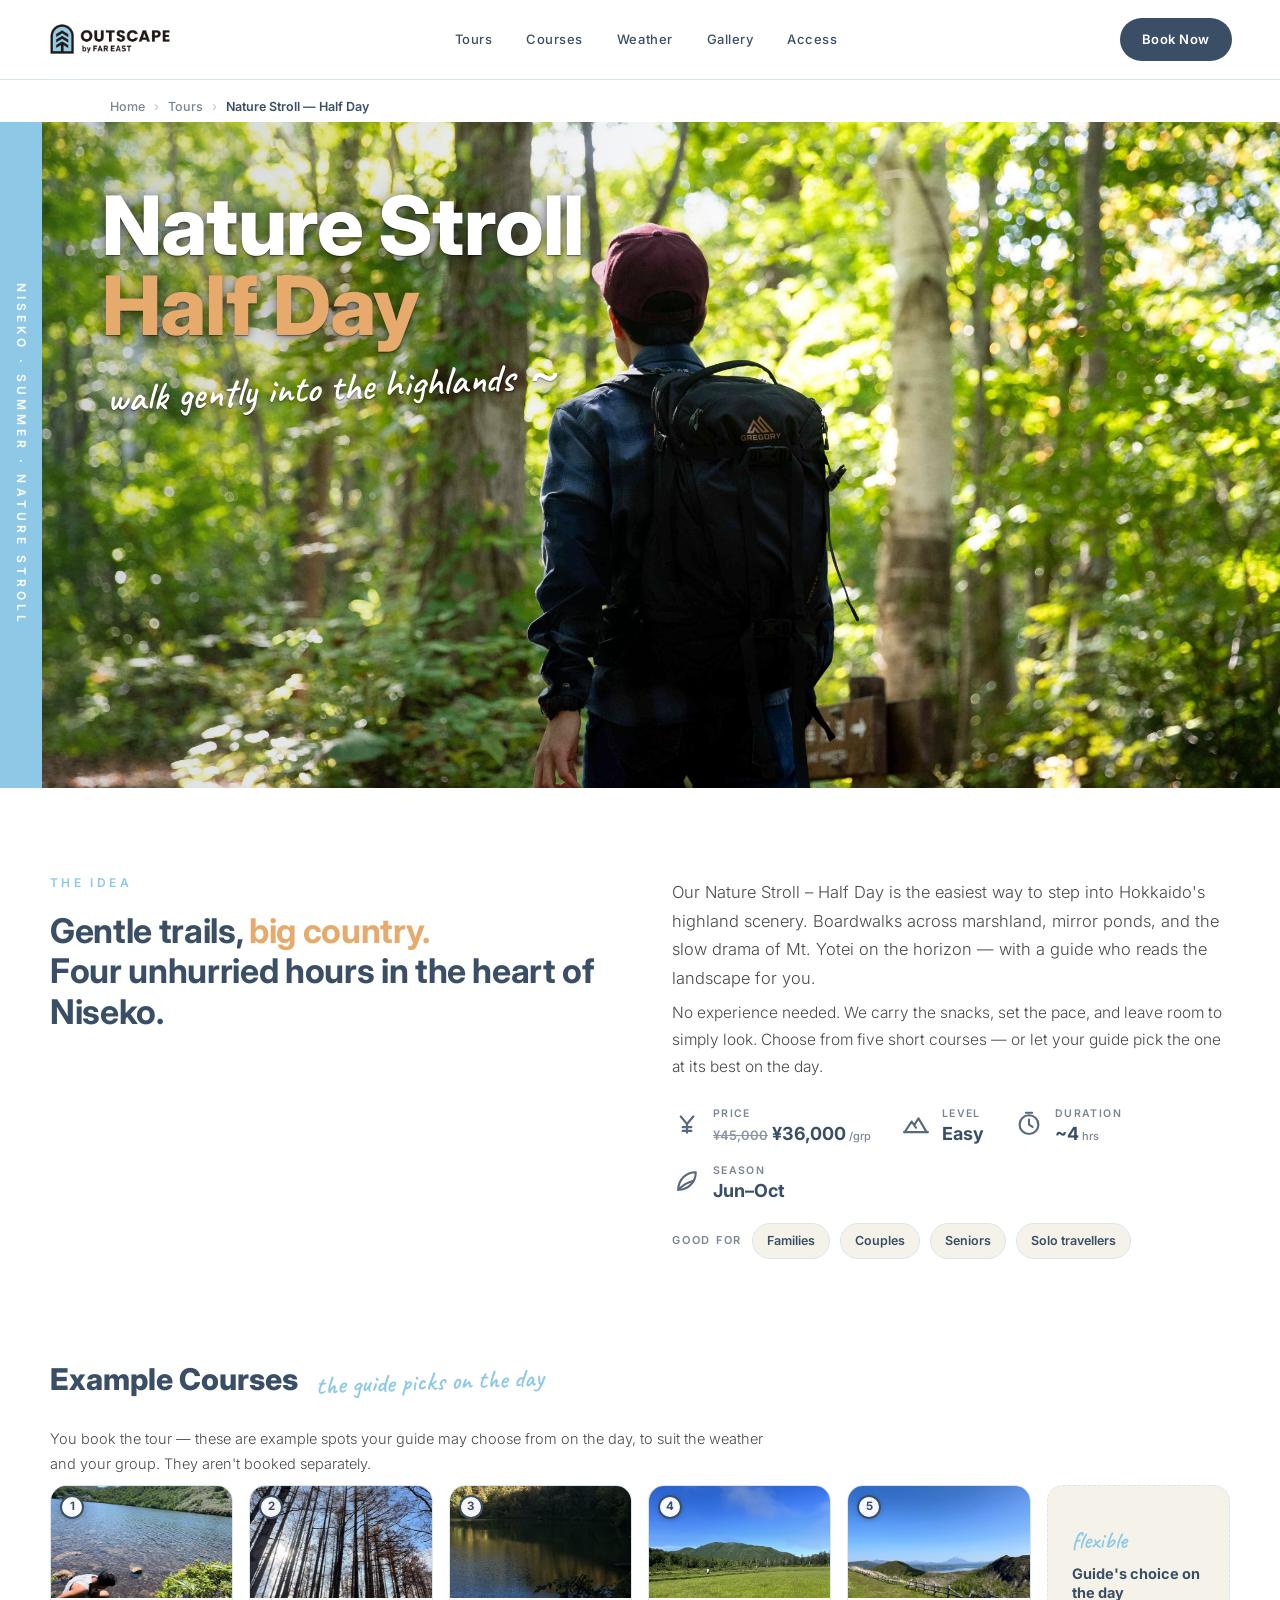
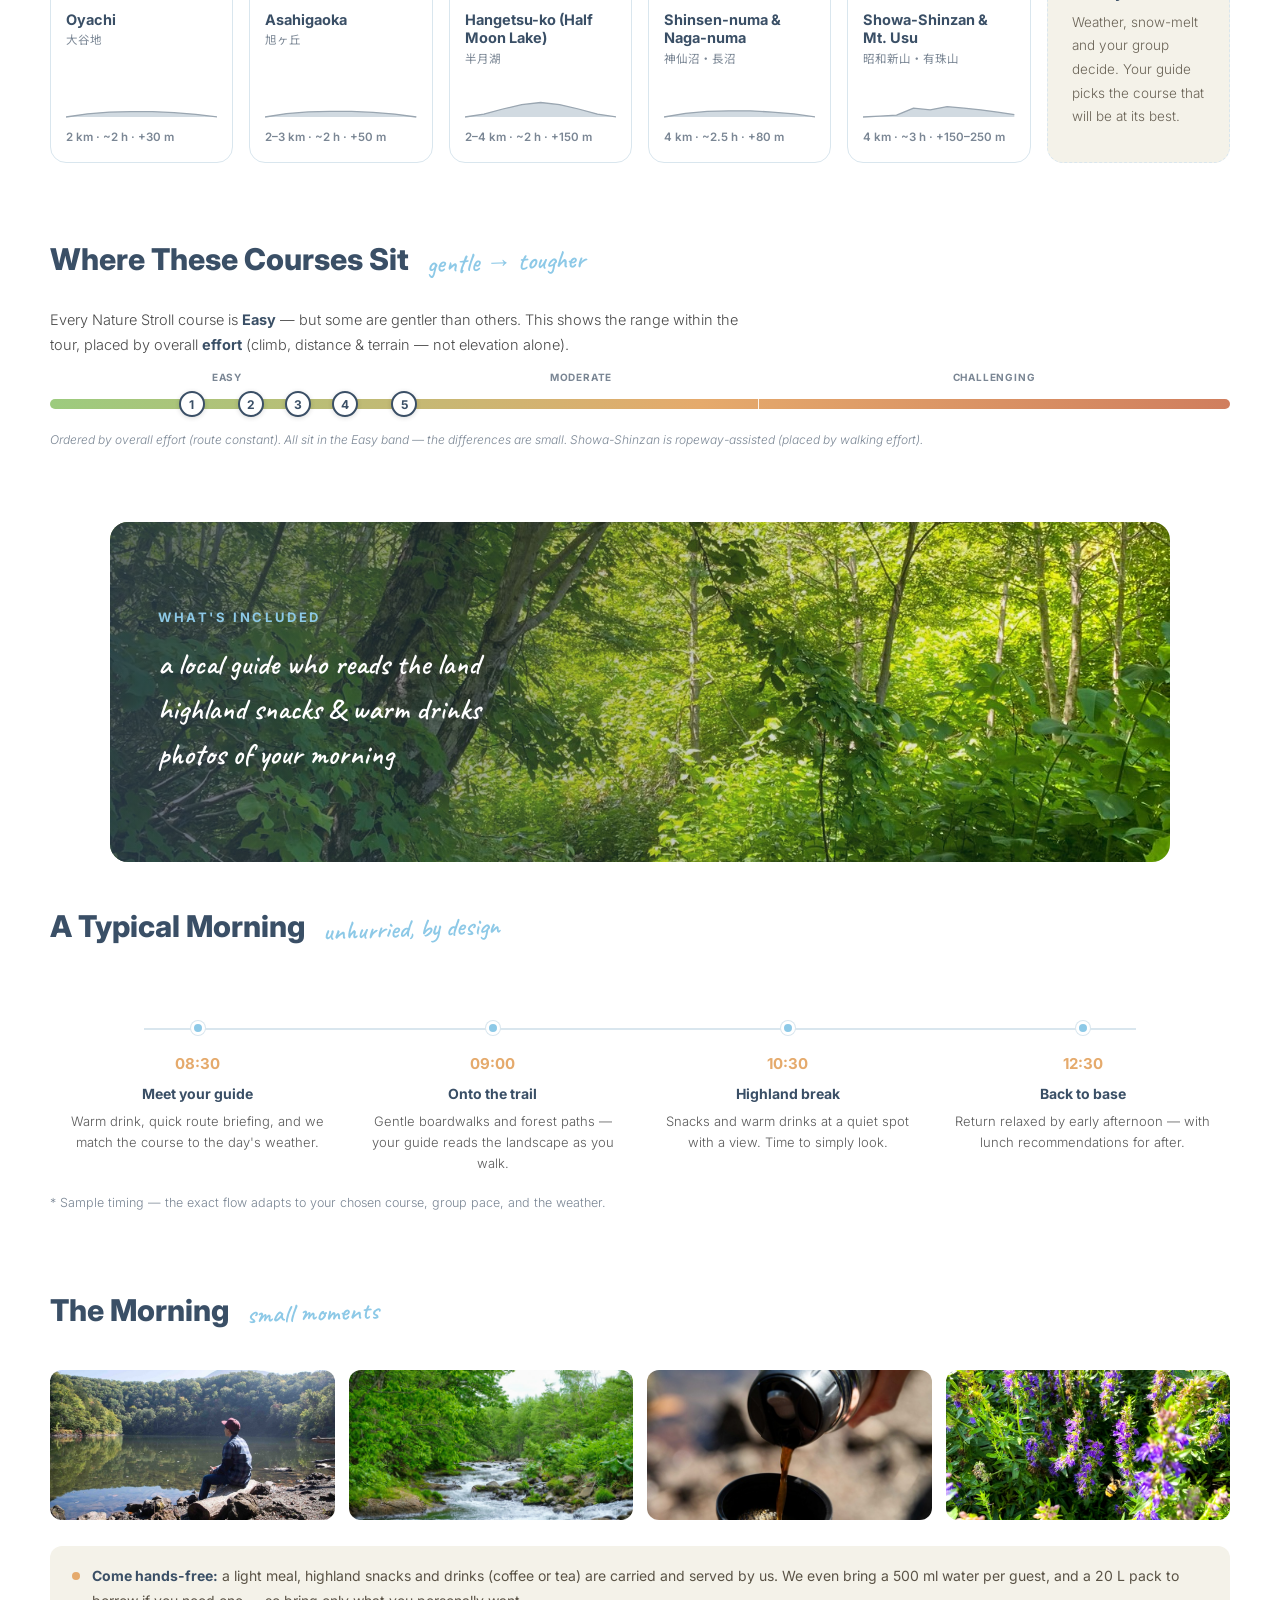
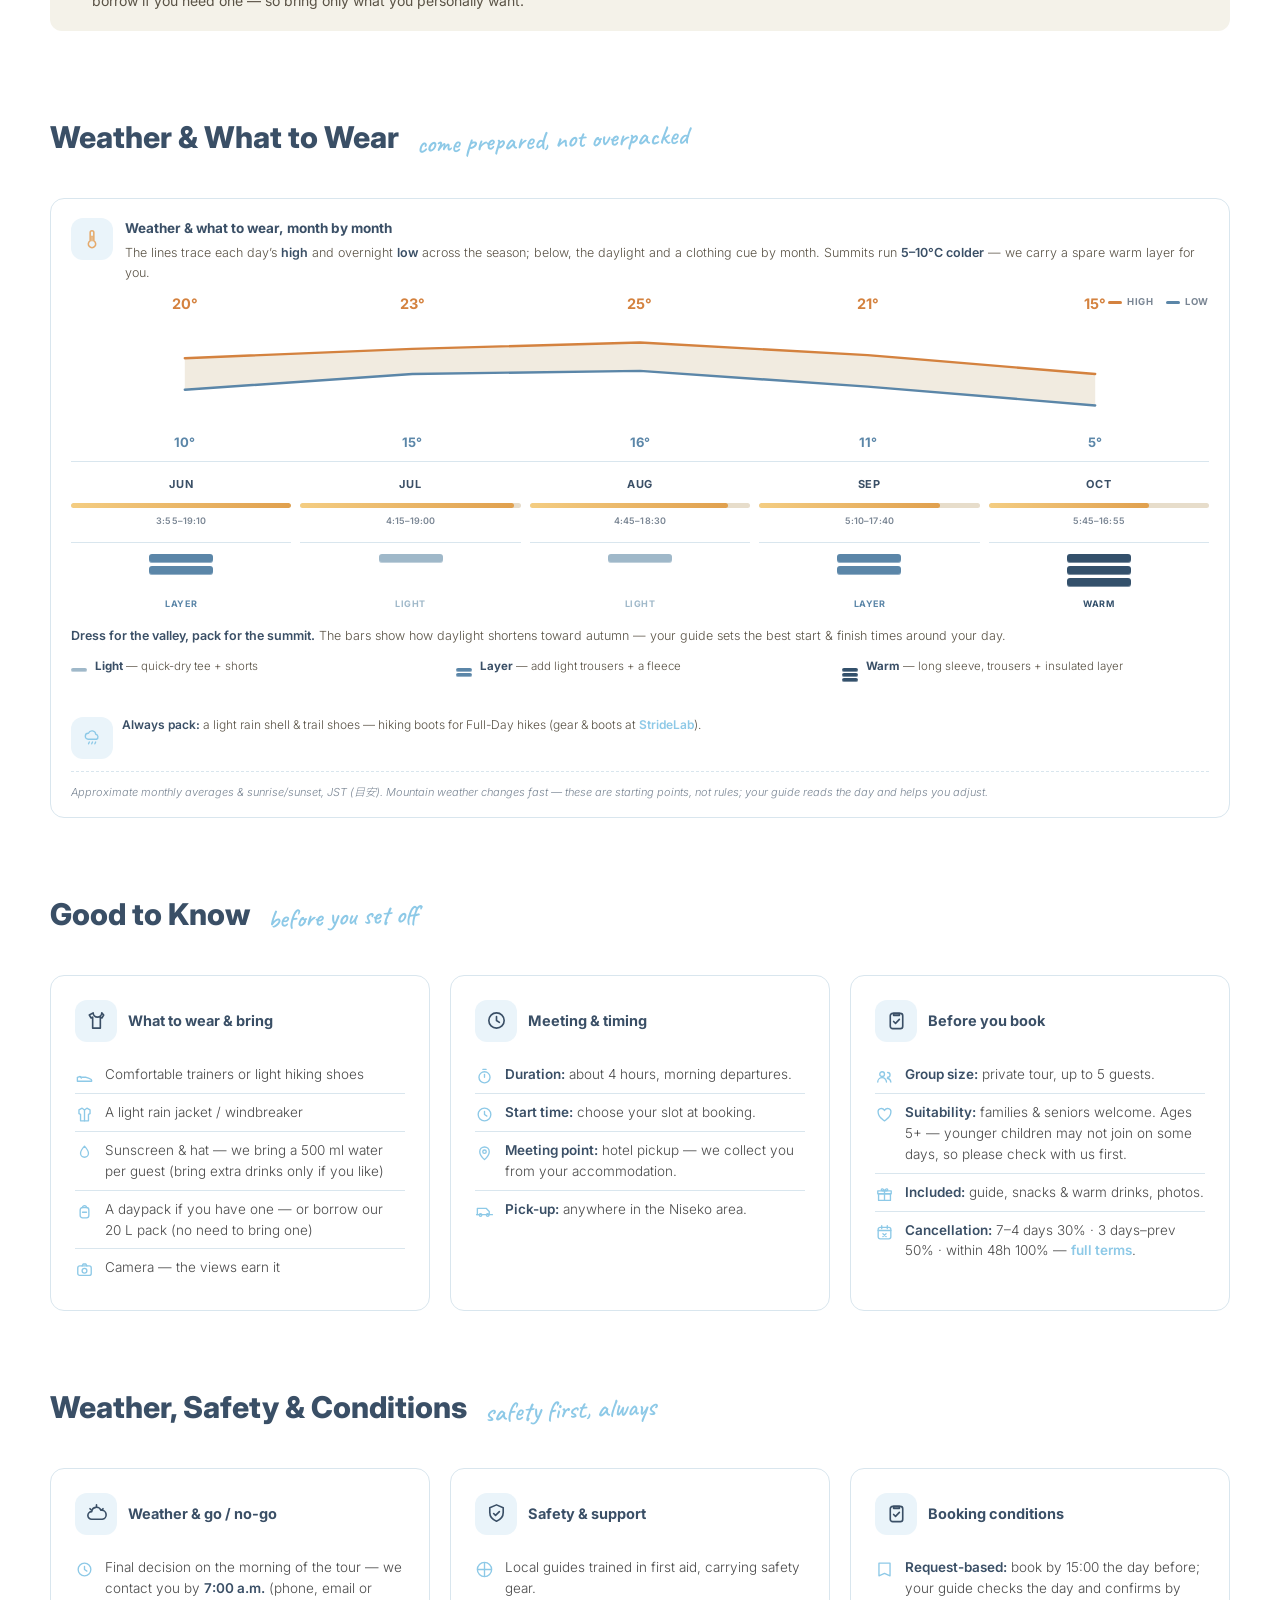
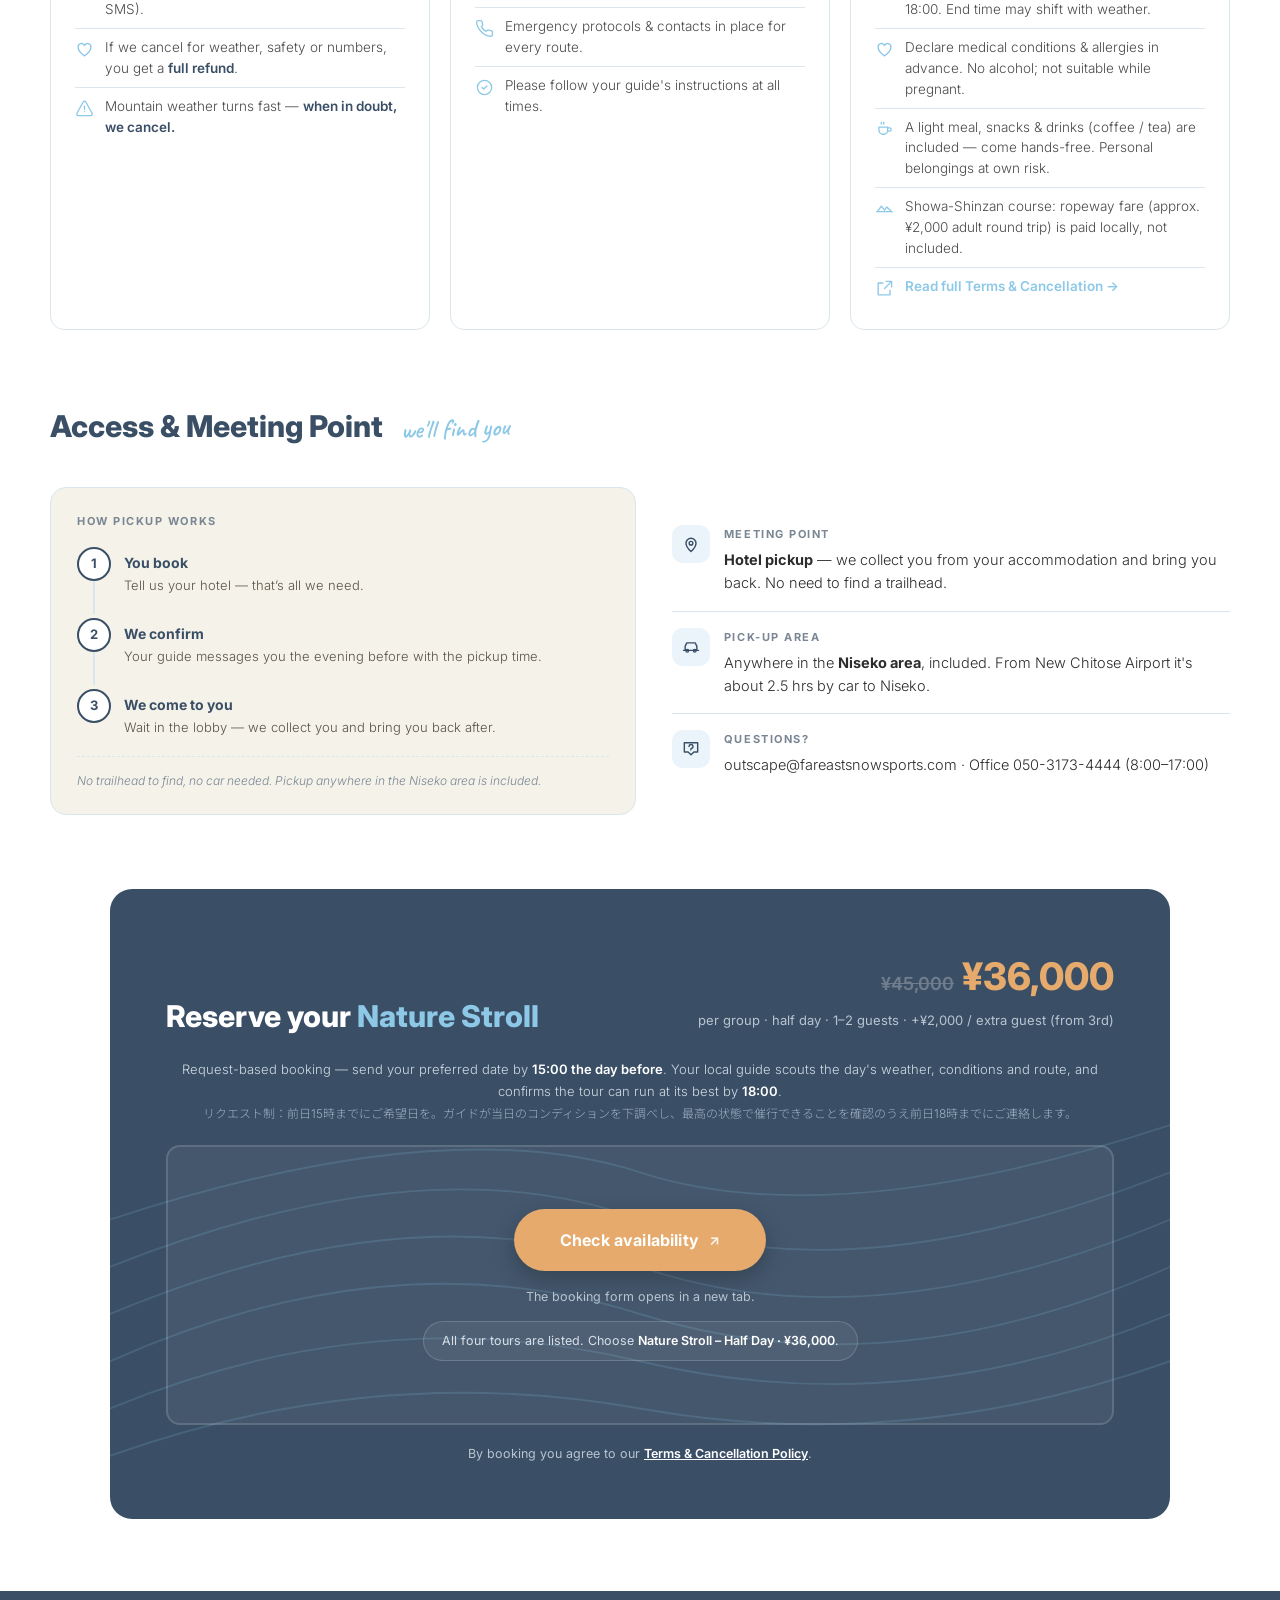
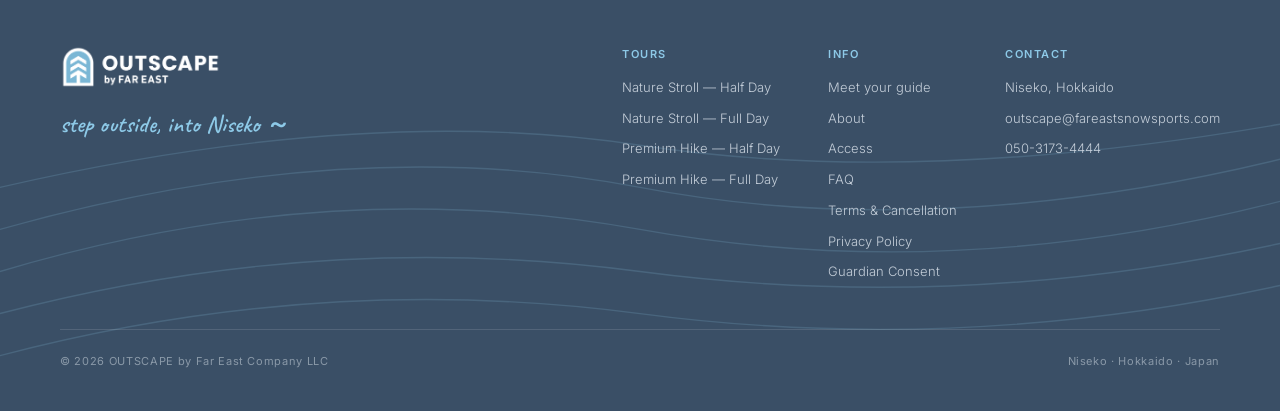
<file: stroll-hd.html>
<!DOCTYPE html>
<html lang="en">
<head>
<meta charset="UTF-8">
<meta name="viewport" content="width=device-width, initial-scale=1.0">
<title>Nature Stroll · Half Day — Guided Niseko Walk | OUTSCAPE</title>
<link rel="preconnect" href="https://fonts.googleapis.com">
<link rel="preconnect" href="https://fonts.gstatic.com" crossorigin>
<link href="https://fonts.googleapis.com/css2?family=Inter:wght@400;500;600;700;800&family=Caveat:wght@500;600;700&family=Noto+Sans+JP:wght@300;400;500;700&display=swap" rel="stylesheet">
<meta name="description" content="An easy half-day guided nature walk in Niseko, Hokkaido — marsh boardwalks, mirror ponds and big-country views. Small groups, local guide, June–October.">
<link rel="canonical" href="https://outscape.fareastsnowsports.com/stroll-hd.html">
<meta name="robots" content="index, follow">
<meta property="og:type" content="website">
<meta property="og:site_name" content="OUTSCAPE by Far East">
<meta property="og:title" content="Nature Stroll · Half Day — Guided Niseko Walk | OUTSCAPE">
<meta property="og:description" content="An easy half-day guided nature walk in Niseko, Hokkaido — marsh boardwalks, mirror ponds and big-country views. Small groups, local guide, June–October.">
<meta property="og:url" content="https://outscape.fareastsnowsports.com/stroll-hd.html">
<meta property="og:image" content="https://outscape.fareastsnowsports.com/assets/og_cover.jpg">
<meta property="og:image:width" content="1200">
<meta property="og:image:height" content="630">
<meta name="twitter:card" content="summary_large_image">
<meta name="twitter:image" content="https://outscape.fareastsnowsports.com/assets/og_cover.jpg">
<link rel="icon" href="assets/favicon.ico" sizes="any">
<link rel="icon" type="image/png" sizes="32x32" href="assets/favicon-32x32.png">
<link rel="icon" type="image/png" sizes="16x16" href="assets/favicon-16x16.png">
<link rel="apple-touch-icon" href="assets/apple-touch-icon.png">
<link rel="stylesheet" href="assets/outscape.css?v=67">
<script src="assets/outscape.js?v=67" defer></script>
</head>
<body>

<!-- ===== NAV ===== -->
<nav class="nav">
  <a href="index.html"><img src="assets/logo_horizontal_color.png" alt="OUTSCAPE by Far East"></a>
  <div class="nav-links">
    <a href="index.html">Tours</a>
    <a href="#courses">Courses</a>
    <a href="#weather">Weather</a>
    <a href="#gallery">Gallery</a>
    <a href="#access">Access</a>
  </div>
  <a href="#book" class="nav-cta">Book Now</a>
</nav>

<!-- ===== BREADCRUMB ===== -->
<nav class="breadcrumb" aria-label="Breadcrumb">
  <a href="index.html">Home</a>
  <span class="sep">›</span>
  <a href="index.html#tours">Tours</a>
  <span class="sep">›</span>
  <span class="cur">Nature Stroll — Half Day</span>
</nav>

<!-- ===== HERO ===== -->
<header class="hero">
  <div class="sidetab"><span>Niseko · Summer · Nature Stroll</span></div>
    <div class="hero-img" data-hero-fade>
    <img class="hero-slide is-active" src="assets/hero_stroll_hd.jpg" alt="Walking a green forest trail in early summer">
    <img class="hero-slide" src="assets/courses/shinsen_1.jpg" alt="Boardwalk across Shinsen-numa marsh" aria-hidden="true">
    <img class="hero-slide" src="assets/courses/hangetsu_2.jpg" alt="Half Moon Lake ringed by forest" aria-hidden="true">
    <img class="hero-slide" src="assets/courses/oyachi_1.jpg" alt="Quiet lakeshore at Oyachi" aria-hidden="true">
    <img class="hero-slide" src="assets/courses/asahi_2.jpg" alt="Light through the forest at Asahigaoka" aria-hidden="true">
    <h1 class="hero-title">Nature Stroll<br><span class="l2">Half Day</span></h1>
    <div class="hero-script">walk gently into the highlands ～</div>
  </div>
</header>

<!-- ===== INTRO ===== -->
<section class="intro wrap" id="about">
  <div>
    <div class="eyebrow">The Idea</div>
    <h2>Gentle trails, <em>big country.</em><br>Four unhurried hours in the heart of Niseko.</h2>
  </div>
  <div>
    <p class="lead">Our Nature Stroll – Half Day is the easiest way to step into Hokkaido's highland scenery. Boardwalks across marshland, mirror ponds, and the slow drama of Mt. Yotei on the horizon — with a guide who reads the landscape for you.</p>
    <p>No experience needed. We carry the snacks, set the pace, and leave room to simply look. Choose from five short courses — or let your guide pick the one at its best on the day.</p>
    <div class="facts" style="margin-top:24px">
      <div class="fact"><span class="fi"><svg class="line" viewBox="0 0 24 24"><path d="M7 6l5 6 5-6M12 12v7M8.5 14.5h7M8.5 17.5h7"/></svg></span><div><div class="k">Price</div><div class="v"><span class="was">¥45,000</span>¥36,000<small> /grp</small></div></div></div>
      <div class="fact"><span class="fi"><svg class="line" viewBox="0 0 24 24"><path d="M3 18.5l5.5-8.5 3.5 5M10.5 13l3.5-5.5 6.5 11"/><path d="M2.5 18.5h19"/></svg></span><div><div class="k">Level</div><div class="v">Easy</div></div></div>
      <div class="fact"><span class="fi"><svg class="line" viewBox="0 0 24 24"><circle cx="12" cy="12.5" r="7.5"/><path d="M12 8.5v4l2.8 1.8"/><path d="M9.5 3h5"/></svg></span><div><div class="k">Duration</div><div class="v">~4<small> hrs</small></div></div></div>
      <div class="fact"><span class="fi"><svg class="line" viewBox="0 0 24 24"><path d="M5 19c0-8 6-14 14-14 0 8-6 14-14 14Z"/><path d="M5 19c4-4 8-6 12-7"/></svg></span><div><div class="k">Season</div><div class="v">Jun–Oct</div></div></div>
    </div>
    <div class="goodfor">
      <span class="lbl">Good for</span>
      <span class="badge">Families</span>
      <span class="badge">Couples</span>
      <span class="badge">Seniors</span>
      <span class="badge">Solo travellers</span>
    </div>
  </div>
</section>

<!-- ===== COURSES ===== -->
<section class="courses wrap" id="courses">
  <div class="sec-head">
    <h3>Example Courses</h3>
    <span class="script">the guide picks on the day</span>
  </div>
  <p class="cspec-intro">You book the tour — these are example spots your guide may choose from on the day, to suit the weather and your group. They aren't booked separately.</p>
  <div class="course-grid">

    <div class="course">
      <div class="course-photo"><span class="course-num">1</span><img src="assets/course_oyachi.jpg" alt="Walking by the lake at Oyachi"></div>
      <div class="course-body">
        <div class="course-head"><h4>Oyachi</h4>
        <div class="jp">大谷地</div></div>
        <span class="lvl easy">Easy</span>
        <div class="course-elev"><svg viewBox="0 0 120 40" preserveAspectRatio="none" xmlns="http://www.w3.org/2000/svg" aria-hidden="true"><path d="M0,37.0 L0.0,37.0 L17.1,33.8 L34.3,32.1 L51.4,31.6 L68.6,31.6 L85.7,32.7 L102.9,34.3 L120.0,37.0 L120.0,37.0 Z" fill="#cdd6de" opacity="0.9"/><path d="M0.0,37.0 17.1,33.8 34.3,32.1 51.4,31.6 68.6,31.6 85.7,32.7 102.9,34.3 120.0,37.0" fill="none" stroke="#9aa6b1" stroke-width="1.3"/></svg></div>
        <div class="course-meta">2 km · ~2 h · +30 m</div>
        <div class="course-actions">
          <button class="cbtn cbtn-primary" data-detail="oyachi">Details</button>
          <button class="cbtn cbtn-ghost" data-compare="oyachi"><span class="cmpmark">+</span> Compare</button>
        </div>
      </div>
    </div>

    <div class="course">
      <div class="course-photo"><span class="course-num">2</span><img src="assets/course_asahi.jpg" alt="Green forest boardwalk at Asahigaoka"></div>
      <div class="course-body">
        <div class="course-head"><h4>Asahigaoka</h4>
        <div class="jp">旭ヶ丘</div></div>
        <span class="lvl easy">Easy</span>
        <div class="course-elev"><svg viewBox="0 0 120 40" preserveAspectRatio="none" xmlns="http://www.w3.org/2000/svg" aria-hidden="true"><path d="M0,37.0 L0.0,37.0 L17.1,33.6 L34.3,31.9 L51.4,31.3 L68.6,31.3 L85.7,32.4 L102.9,34.1 L120.0,37.0 L120.0,37.0 Z" fill="#cdd6de" opacity="0.9"/><path d="M0.0,37.0 17.1,33.6 34.3,31.9 51.4,31.3 68.6,31.3 85.7,32.4 102.9,34.1 120.0,37.0" fill="none" stroke="#9aa6b1" stroke-width="1.3"/></svg></div>
        <div class="course-meta">2–3 km · ~2 h · +50 m</div>
        <div class="course-actions">
          <button class="cbtn cbtn-primary" data-detail="asahi">Details</button>
          <button class="cbtn cbtn-ghost" data-compare="asahi"><span class="cmpmark">+</span> Compare</button>
        </div>
      </div>
    </div>

    <div class="course">
      <div class="course-photo"><span class="course-num">3</span><img src="assets/course_hangetsu.jpg" alt="Half Moon Lake ringed by summer forest"></div>
      <div class="course-body">
        <div class="course-head"><h4>Hangetsu-ko (Half Moon Lake)</h4>
        <div class="jp">半月湖</div></div>
        <span class="lvl easy">Easy</span>
        <div class="course-elev"><svg viewBox="0 0 120 40" preserveAspectRatio="none" xmlns="http://www.w3.org/2000/svg" aria-hidden="true"><path d="M0,37.0 L0.0,37.0 L15.0,34.1 L30.0,29.0 L45.0,24.7 L60.0,22.5 L75.0,24.7 L90.0,29.0 L105.0,34.1 L120.0,37.0 L120.0,37.0 Z" fill="#cdd6de" opacity="0.9"/><path d="M0.0,37.0 15.0,34.1 30.0,29.0 45.0,24.7 60.0,22.5 75.0,24.7 90.0,29.0 105.0,34.1 120.0,37.0" fill="none" stroke="#9aa6b1" stroke-width="1.3"/></svg></div>
        <div class="course-meta">2–4 km · ~2 h · +150 m</div>
        <div class="course-actions">
          <button class="cbtn cbtn-primary" data-detail="hangetsu">Details</button>
          <button class="cbtn cbtn-ghost" data-compare="hangetsu"><span class="cmpmark">+</span> Compare</button>
        </div>
      </div>
    </div>

    <div class="course">
      <div class="course-photo"><span class="course-num">4</span><img src="assets/course_shinsen.jpg" alt="Hikers on the boardwalk across Shinsen-numa marsh"></div>
      <div class="course-body">
        <div class="course-head"><h4>Shinsen-numa &amp; Naga-numa</h4>
        <div class="jp">神仙沼・長沼</div></div>
        <span class="lvl easy">Easy</span>
        <div class="course-elev"><svg viewBox="0 0 120 40" preserveAspectRatio="none" xmlns="http://www.w3.org/2000/svg" aria-hidden="true"><path d="M0,37.0 L0.0,37.0 L17.1,33.3 L34.3,31.4 L51.4,30.8 L68.6,30.8 L85.7,32.1 L102.9,33.9 L120.0,37.0 L120.0,37.0 Z" fill="#cdd6de" opacity="0.9"/><path d="M0.0,37.0 17.1,33.3 34.3,31.4 51.4,30.8 68.6,30.8 85.7,32.1 102.9,33.9 120.0,37.0" fill="none" stroke="#9aa6b1" stroke-width="1.3"/></svg></div>
        <div class="course-meta">4 km · ~2.5 h · +80 m</div>
        <div class="course-actions">
          <button class="cbtn cbtn-primary" data-detail="shinsen">Details</button>
          <button class="cbtn cbtn-ghost" data-compare="shinsen"><span class="cmpmark">+</span> Compare</button>
        </div>
      </div>
    </div>

    <div class="course">
      <div class="course-photo"><span class="course-num">5</span><img src="assets/course_usu.jpg" alt="Green meadow and blue sky near Mt. Usu"></div>
      <div class="course-body">
        <div class="course-head"><h4>Showa-Shinzan &amp; Mt. Usu</h4>
        <div class="jp">昭和新山・有珠山</div></div>
        <span class="lvl easy">Easy · ropeway access</span>
        <div class="course-elev"><svg viewBox="0 0 120 40" preserveAspectRatio="none" xmlns="http://www.w3.org/2000/svg" aria-hidden="true"><path d="M0,37.0 L0.0,37.0 L13.3,36.2 L26.7,35.1 L40.0,28.2 L53.3,29.8 L66.7,26.6 L80.0,28.2 L93.3,29.8 L106.7,32.2 L120.0,34.6 L120.0,37.0 Z" fill="#cdd6de" opacity="0.9"/><path d="M0.0,37.0 13.3,36.2 26.7,35.1 40.0,28.2 53.3,29.8 66.7,26.6 80.0,28.2 93.3,29.8 106.7,32.2 120.0,34.6" fill="none" stroke="#9aa6b1" stroke-width="1.3"/></svg></div>
        <div class="course-meta">4 km · ~3 h · +150–250 m</div>
        <div class="course-actions">
          <button class="cbtn cbtn-primary" data-detail="usu">Details</button>
          <button class="cbtn cbtn-ghost" data-compare="usu"><span class="cmpmark">+</span> Compare</button>
        </div>
      </div>
    </div>

    <div class="course" style="background:var(--cream);border-style:dashed">
      <div class="course-body" style="display:flex;flex-direction:column;justify-content:center;height:100%;padding:30px 24px">
        <div style="font-family:'Caveat';font-weight:600;font-size:24px;color:var(--sky)">flexible</div>
        <h4 style="margin-top:4px">Guide's choice on the day</h4>
        <p style="font-weight:300;font-size:13.5px;color:#6a6356;margin-top:8px">Weather, snow-melt and your group decide. Your guide picks the course that will be at its best.</p>
      </div>
    </div>

  </div>
</section>

<!-- ===== COURSE SPECTRUM ===== -->
<section class="cspec-sec wrap">
  <div class="sec-head"><h3>Where These Courses Sit</h3><span class="script">gentle → tougher</span></div>
  <p class="cspec-intro">Every Nature Stroll course is <b>Easy</b> — but some are gentler than others. This shows the range within the tour, placed by overall <b>effort</b> (climb, distance &amp; terrain — not elevation alone).</p>
  <div class="cspec">
    <div class="cspec-track">
      <span class="cspec-zone" style="left:15%">Easy</span>
      <span class="cspec-zone" style="left:45%">Moderate</span>
      <span class="cspec-zone" style="left:80%">Challenging</span>
      <span class="cspec-zsep" style="left:30%"></span>
      <span class="cspec-zsep" style="left:60%"></span>
      <span class="cspec-dot" style="left:12%">1</span>
      <span class="cspec-dot" style="left:17%">2</span>
      <span class="cspec-dot" style="left:21%">3</span>
      <span class="cspec-dot" style="left:25%">4</span>
      <span class="cspec-dot" style="left:30%">5</span>
    </div>
    <p class="cspec-note">Ordered by overall effort (route constant). All sit in the Easy band — the differences are small. Showa-Shinzan is ropeway-assisted (placed by walking effort).</p>
  </div>
</section>

<!-- ===== FEATURE BAND ===== -->
<section class="wrap">
  <div class="featband">
    <img src="assets/featband_forest.jpg" alt="Soft light on a green forest path">
    <div class="overlay"></div>
    <ul class="feat-list">
      <li class="h">What's included</li>
      <li>a local guide who reads the land</li>
      <li>highland snacks &amp; warm drinks</li>
      <li>photos of your morning</li>
    </ul>
  </div>
</section>

<!-- ===== TIMELINE ===== -->
<section class="timeline wrap" id="itinerary">
  <div class="sec-head">
    <h3>A Typical Morning</h3>
    <span class="script">unhurried, by design</span>
  </div>
  <div class="tl">
    <div class="tl-step">
      <div class="tl-dot"></div>
      <div class="tl-time">08:30</div>
      <h5>Meet your guide</h5>
      <p>Warm drink, quick route briefing, and we match the course to the day's weather.</p>
    </div>
    <div class="tl-step">
      <div class="tl-dot"></div>
      <div class="tl-time">09:00</div>
      <h5>Onto the trail</h5>
      <p>Gentle boardwalks and forest paths — your guide reads the landscape as you walk.</p>
    </div>
    <div class="tl-step">
      <div class="tl-dot"></div>
      <div class="tl-time">10:30</div>
      <h5>Highland break</h5>
      <p>Snacks and warm drinks at a quiet spot with a view. Time to simply look.</p>
    </div>
    <div class="tl-step">
      <div class="tl-dot"></div>
      <div class="tl-time">12:30</div>
      <h5>Back to base</h5>
      <p>Return relaxed by early afternoon — with lunch recommendations for after.</p>
    </div>
  </div>
  <p class="tl-note">* Sample timing — the exact flow adapts to your chosen course, group pace, and the weather.</p>
</section>

<!-- ===== GALLERY ===== -->
<section class="gallery wrap" id="gallery">
  <div class="sec-head">
    <h3>The Morning</h3>
    <span class="script">small moments</span>
  </div>
  <div class="gal-grid">
    <img src="assets/gal_lake.jpg" alt="Resting by the lake">
    <img src="assets/gal_stream.jpg" alt="A clear mountain stream in the morning forest">
    <img src="assets/gal_coffee.jpg" alt="Guide making coffee outdoors">
    <img src="assets/gal_flora.jpg" alt="Alpine flora close-up">
  </div>
  <div class="note">
    <span class="dot"></span>
    <div><b>Come hands-free:</b> a light meal, highland snacks and drinks (coffee or tea) are carried and served by us. We even bring a 500&nbsp;ml water per guest, and a 20&nbsp;L pack to borrow if you need one — so bring only what you personally want.</div>
  </div>
</section>


<!-- ===== WEATHER & WHAT TO WEAR ===== -->
<section class="season wrap" id="weather">
  <div class="sec-head">
    <h3>Weather &amp; What to Wear</h3>
    <span class="script">come prepared, not overpacked</span>
  </div>
  <div class="season-month">
    <div class="sm-head">
      <span class="ic"><svg class="line" viewBox="0 0 24 24"><path d="M10 14V5a2 2 0 1 1 4 0v9a4 4 0 1 1-4 0Z"/><path d="M12 14V9"/></svg></span>
      <div>
        <h5>Weather &amp; what to wear, month by month</h5>
        <p>The lines trace each day’s <b>high</b> and overnight <b>low</b> across the season; below, the daylight and a clothing cue by month. Summits run <b>5–10°C colder</b> — we carry a spare warm layer for you.</p>
      </div>
    </div>
    <div class="sm-chart">
      <div class="smc-key"><span class="k-hi">High</span><span class="k-lo">Low</span></div>
      <div class="smc-labels hi"><span>20°</span><span>23°</span><span>25°</span><span>21°</span><span>15°</span></div>
      <svg class="smc-svg" viewBox="0 0 500 120" preserveAspectRatio="none" aria-hidden="true">
        <path class="smc-band" d="M50,44 150,34.4 250,28 350,40.8 450,60 L450,92 350,72.8 250,56.8 150,60 50,76 Z"/>
        <polyline class="smc-lo" points="50,76 150,60 250,56.8 350,72.8 450,92" vector-effect="non-scaling-stroke"/>
        <polyline class="smc-hi" points="50,44 150,34.4 250,28 350,40.8 450,60" vector-effect="non-scaling-stroke"/>
      </svg>
      <div class="smc-labels lo"><span>10°</span><span>15°</span><span>16°</span><span>11°</span><span>5°</span></div>
    </div>
    <div class="sm-grid">
      <div class="sm-col"><div class="sm-mon">Jun</div><div class="sm-day"><div class="sm-track"><div class="sm-bar" style="width:100%"></div></div><div class="sm-times">3:55–19:10</div></div><div class="sm-kit layer" title="Layer"><span class="kb-stack"><span class="kb"></span><span class="kb"></span></span><span class="kb-t">Layer</span></div></div>
      <div class="sm-col"><div class="sm-mon">Jul</div><div class="sm-day"><div class="sm-track"><div class="sm-bar" style="width:97%"></div></div><div class="sm-times">4:15–19:00</div></div><div class="sm-kit light" title="Light"><span class="kb-stack"><span class="kb"></span></span><span class="kb-t">Light</span></div></div>
      <div class="sm-col"><div class="sm-mon">Aug</div><div class="sm-day"><div class="sm-track"><div class="sm-bar" style="width:90%"></div></div><div class="sm-times">4:45–18:30</div></div><div class="sm-kit light" title="Light"><span class="kb-stack"><span class="kb"></span></span><span class="kb-t">Light</span></div></div>
      <div class="sm-col"><div class="sm-mon">Sep</div><div class="sm-day"><div class="sm-track"><div class="sm-bar" style="width:82%"></div></div><div class="sm-times">5:10–17:40</div></div><div class="sm-kit layer" title="Layer"><span class="kb-stack"><span class="kb"></span><span class="kb"></span></span><span class="kb-t">Layer</span></div></div>
      <div class="sm-col"><div class="sm-mon">Oct</div><div class="sm-day"><div class="sm-track"><div class="sm-bar" style="width:73%"></div></div><div class="sm-times">5:45–16:55</div></div><div class="sm-kit warm" title="Warm"><span class="kb-stack"><span class="kb"></span><span class="kb"></span><span class="kb"></span></span><span class="kb-t">Warm</span></div></div>
    </div>
  <p class="sm-rule"><b>Dress for the valley, pack for the summit.</b> The bars show how daylight shortens toward autumn — your guide sets the best start &amp; finish times around your day.</p>
    <div class="sm-levels">
      <div class="lv light"><span class="kb-stack sm"><span class="kb"></span></span><span><b>Light</b> — quick-dry tee + shorts</span></div>
      <div class="lv layer"><span class="kb-stack sm"><span class="kb"></span><span class="kb"></span></span><span><b>Layer</b> — add light trousers + a fleece</span></div>
      <div class="lv warm"><span class="kb-stack sm"><span class="kb"></span><span class="kb"></span><span class="kb"></span></span><span><b>Warm</b> — long sleeve, trousers + insulated layer</span></div>
    </div>
    <p class="sm-always"><span class="ic"><svg class="line" viewBox="0 0 24 24"><path d="M6.5 13a3.8 3.8 0 0 1 .4-7.6 4.8 4.8 0 0 1 9.2 1.2A3.4 3.4 0 0 1 17 13Z"/><path d="M8 16.5l-1 2.2M12 16.5l-1 2.2M16 16.5l-1 2.2"/></svg></span><span><b>Always pack:</b> a light rain shell &amp; trail shoes — hiking boots for Full-Day hikes (gear &amp; boots at <a href="https://www.instagram.com/stride_lab_niseko/" target="_blank" rel="noopener">StrideLab</a>).</span></p>
    <p class="sm-note">Approximate monthly averages &amp; sunrise/sunset, JST (目安). Mountain weather changes fast — these are starting points, not rules; your guide reads the day and helps you adjust.</p>
  </div>
</section>

<!-- ===== GOOD TO KNOW ===== -->
<section class="info wrap" id="info">
  <div class="sec-head">
    <h3>Good to Know</h3>
    <span class="script">before you set off</span>
  </div>
  <div class="info-grid">

    <div class="info-card">
      <h5><span class="ic"><svg class="line" viewBox="0 0 24 24"><path d="M8.5 4 4.5 6.3l1.9 3.1 1.6-.9V20h8V8.5l1.6.9 1.9-3.1L17.5 4a3 3 0 0 1-9 0Z"/></svg></span>What to wear &amp; bring</h5>
      <div class="frow"><span class="mi"><svg class="line" viewBox="0 0 24 24"><path d="M3 16v-3l3.5-1L9 13h5l4 1.5c1.2.4 3 .8 3 2.2V18H3Z"/><path d="M6.5 12.2 8 14"/></svg></span><div class="ft">Comfortable trainers or light hiking shoes</div></div>
      <div class="frow"><span class="mi"><svg class="line" viewBox="0 0 24 24"><path d="M9 4 5 6.2V11l2 .9V20h10v-8.1l2-.9V6.2L15 4l-3 2.3L9 4Z"/><path d="M12 6.3V20"/></svg></span><div class="ft">A light rain jacket / windbreaker</div></div>
      <div class="frow"><span class="mi"><svg class="line" viewBox="0 0 24 24"><path d="M12 4s5 5.6 5 9a5 5 0 0 1-10 0c0-3.4 5-9 5-9Z"/></svg></span><div class="ft">Sunscreen &amp; hat — we bring a 500&nbsp;ml water per guest (bring extra drinks only if you like)</div></div>
      <div class="frow"><span class="mi"><svg class="line" viewBox="0 0 24 24"><rect x="6.5" y="7" width="11" height="13" rx="3"/><path d="M9.5 7a2.5 2.5 0 0 1 5 0"/><path d="M9.5 13h5"/></svg></span><div class="ft">A daypack if you have one — or borrow our 20&nbsp;L pack (no need to bring one)</div></div>
      <div class="frow"><span class="mi"><svg class="line" viewBox="0 0 24 24"><rect x="3.5" y="7.5" width="17" height="12" rx="2.5"/><circle cx="12" cy="13.5" r="3"/><path d="M9 7.5 10.2 5h3.6L15 7.5"/></svg></span><div class="ft">Camera — the views earn it</div></div>
    </div>

    <div class="info-card">
      <h5><span class="ic"><svg class="line" viewBox="0 0 24 24"><circle cx="12" cy="12" r="8"/><path d="M12 8v4l3 2"/></svg></span>Meeting &amp; timing</h5>
      <div class="frow"><span class="mi"><svg class="line" viewBox="0 0 24 24"><circle cx="12" cy="13" r="7"/><path d="M12 13V9.5"/><path d="M10 3h4"/></svg></span><div class="ft"><b>Duration:</b> about 4 hours, morning departures.</div></div>
      <div class="frow"><span class="mi"><svg class="line" viewBox="0 0 24 24"><circle cx="12" cy="12" r="8"/><path d="M12 8v4l3 2"/></svg></span><div class="ft"><b>Start time:</b> choose your slot at booking.</div></div>
      <div class="frow"><span class="mi"><svg class="line" viewBox="0 0 24 24"><path d="M12 21s6-5.5 6-10a6 6 0 1 0-12 0c0 4.5 6 10 6 10Z"/><circle cx="12" cy="11" r="2.2"/></svg></span><div class="ft"><b>Meeting point:</b> hotel pickup — we collect you from your accommodation.</div></div>
      <div class="frow"><span class="mi"><svg class="line" viewBox="0 0 24 24"><path d="M3 16V8h11l4 4v4"/><path d="M2 16h20"/><circle cx="7" cy="16.5" r="1.6"/><circle cx="16" cy="16.5" r="1.6"/></svg></span><div class="ft"><b>Pick-up:</b> anywhere in the Niseko area.</div></div>
    </div>

    <div class="info-card">
      <h5><span class="ic"><svg class="line" viewBox="0 0 24 24"><rect x="5.5" y="4.5" width="13" height="16" rx="2.5"/><path d="M9 4.5h6v2.2H9z"/><path d="m9 13 2 2 4-4.2"/></svg></span>Before you book</h5>
      <div class="frow"><span class="mi"><svg class="line" viewBox="0 0 24 24"><circle cx="9" cy="9" r="3"/><path d="M3.5 19a5.5 5.5 0 0 1 11 0"/><path d="M16 7a3 3 0 0 1 0 6"/><path d="M15.5 14.2a5.5 5.5 0 0 1 4.5 4.8"/></svg></span><div class="ft"><b>Group size:</b> private tour, up to 5 guests.</div></div>
      <div class="frow"><span class="mi"><svg class="line" viewBox="0 0 24 24"><path d="M12 20S4 14.5 4 9.4A4.2 4.2 0 0 1 12 7a4.2 4.2 0 0 1 8 2.4C20 14.5 12 20 12 20Z"/></svg></span><div class="ft"><b>Suitability:</b> families &amp; seniors welcome. Ages 5+ — younger children may not join on some days, so please check with us first.</div></div>
      <div class="frow"><span class="mi"><svg class="line" viewBox="0 0 24 24"><path d="M4.5 11h15v8.5h-15z"/><path d="M3.5 7.5h17V11h-17z"/><path d="M12 7.5v12"/><path d="M12 7.5C10.5 4 8 4.5 8 6s2 1.5 4 1.5Zm0 0c1.5-3.5 4-3 4-1.5s-2 1.5-4 1.5Z"/></svg></span><div class="ft"><b>Included:</b> guide, snacks &amp; warm drinks, photos.</div></div>
      <div class="frow"><span class="mi"><svg class="line" viewBox="0 0 24 24"><rect x="4" y="5.5" width="16" height="14.5" rx="2.5"/><path d="M4 9.5h16M8.5 3.5v3.5M15.5 3.5v3.5"/><path d="m10 13.5 4 3.5M14 13.5l-4 3.5"/></svg></span><div class="ft"><b>Cancellation:</b> 7–4 days 30% · 3 days–prev 50% · within 48h 100% — <a href="terms.html" style="color:var(--sky);font-weight:600">full terms</a>.</div></div>
    </div>

  </div>
</section>

<!-- ===== WEATHER, SAFETY & CONDITIONS ===== -->
<section class="info wrap" id="safety">
  <div class="sec-head">
    <h3>Weather, Safety &amp; Conditions</h3>
    <span class="script">safety first, always</span>
  </div>
  <div class="info-grid">
    <div class="info-card">
      <h5><span class="ic"><svg class="line" viewBox="0 0 24 24"><path d="M7 18a4 4 0 0 1 0-8 5 5 0 0 1 9.6-1.4A3.5 3.5 0 0 1 18 18Z"/><path d="M12 3v1.6M5.2 7l1.1 1.1M18.8 7l-1.1 1.1"/></svg></span>Weather &amp; go / no-go</h5>
      <div class="frow"><span class="mi"><svg class="line" viewBox="0 0 24 24"><circle cx="12" cy="12" r="8"/><path d="M12 8v4l3 2"/></svg></span><div class="ft">Final decision on the morning of the tour — we contact you by <b>7:00&nbsp;a.m.</b> (phone, email or SMS).</div></div>
      <div class="frow"><span class="mi"><svg class="line" viewBox="0 0 24 24"><path d="M12 20S4 14.5 4 9.4A4.2 4.2 0 0 1 12 7a4.2 4.2 0 0 1 8 2.4C20 14.5 12 20 12 20Z"/></svg></span><div class="ft">If we cancel for weather, safety or numbers, you get a <b>full refund</b>.</div></div>
      <div class="frow"><span class="mi"><svg class="line" viewBox="0 0 24 24"><path d="M12 9v4M12 16h.01"/><path d="M10.3 3.8 2.5 18a2 2 0 0 0 1.7 3h15.6a2 2 0 0 0 1.7-3L13.7 3.8a2 2 0 0 0-3.4 0Z"/></svg></span><div class="ft">Mountain weather turns fast — <b>when in doubt, we cancel.</b></div></div>
    </div>
    <div class="info-card">
      <h5><span class="ic"><svg class="line" viewBox="0 0 24 24"><path d="M12 3l7 3v5c0 4.5-3 7.5-7 9-4-1.5-7-4.5-7-9V6Z"/><path d="m9 12 2 2 4-4"/></svg></span>Safety &amp; support</h5>
      <div class="frow"><span class="mi"><svg class="line" viewBox="0 0 24 24"><path d="M12 4v16M4 12h16"/><circle cx="12" cy="12" r="9"/></svg></span><div class="ft">Local guides trained in first aid, carrying safety gear.</div></div>
      <div class="frow"><span class="mi"><svg class="line" viewBox="0 0 24 24"><path d="M22 16.9v3a2 2 0 0 1-2.2 2 19.8 19.8 0 0 1-8.6-3 19.5 19.5 0 0 1-6-6A19.8 19.8 0 0 1 2 4.2 2 2 0 0 1 4 2h3a2 2 0 0 1 2 1.7c.1.9.3 1.8.6 2.6a2 2 0 0 1-.5 2.1L8 9.6a16 16 0 0 0 6 6l1.2-1.1a2 2 0 0 1 2.1-.5c.8.3 1.7.5 2.6.6A2 2 0 0 1 22 16.9Z"/></svg></span><div class="ft">Emergency protocols &amp; contacts in place for every route.</div></div>
      <div class="frow"><span class="mi"><svg class="line" viewBox="0 0 24 24"><circle cx="12" cy="12" r="9"/><path d="m9 12 2 2 4-4"/></svg></span><div class="ft">Please follow your guide's instructions at all times.</div></div>
    </div>
    <div class="info-card">
      <h5><span class="ic"><svg class="line" viewBox="0 0 24 24"><rect x="5.5" y="4.5" width="13" height="16" rx="2.5"/><path d="M9 4.5h6v2.2H9z"/><path d="m9 13 2 2 4-4.2"/></svg></span>Booking conditions</h5>
      <div class="frow"><span class="mi"><svg class="line" viewBox="0 0 24 24"><path d="M5 4h14v16l-7-3-7 3z"/></svg></span><div class="ft"><b>Request-based:</b> book by 15:00 the day before; your guide checks the day and confirms by 18:00. End time may shift with weather.</div></div>
      <div class="frow"><span class="mi"><svg class="line" viewBox="0 0 24 24"><path d="M12 20S4 14.5 4 9.4A4.2 4.2 0 0 1 12 7a4.2 4.2 0 0 1 8 2.4C20 14.5 12 20 12 20Z"/></svg></span><div class="ft">Declare medical conditions &amp; allergies in advance. No alcohol; not suitable while pregnant.</div></div>
      <div class="frow"><span class="mi"><svg class="line" viewBox="0 0 24 24"><path d="M5 9h11v4a5 5 0 0 1-5 5H10a5 5 0 0 1-5-5z"/><path d="M16 10h2.5a2 2 0 0 1 0 4H16"/><path d="M8 3v2M11 3v2"/></svg></span><div class="ft">A light meal, snacks &amp; drinks (coffee / tea) are included — come hands-free. Personal belongings at own risk.</div></div>
      <div class="frow"><span class="mi"><svg class="line" viewBox="0 0 24 24"><path d="M3 16l5-7 4 5 3-4 6 6"/><path d="M2.5 16h19"/></svg></span><div class="ft">Showa-Shinzan course: ropeway fare (approx. ¥2,000 adult round trip) is paid locally, not included.</div></div>
      <div class="frow"><span class="mi"><svg class="line" viewBox="0 0 24 24"><path d="M14 3h7v7M21 3l-9 9M10 5H4v15h15v-6"/></svg></span><div class="ft"><a href="terms.html" style="color:var(--sky);font-weight:600">Read full Terms &amp; Cancellation →</a></div></div>
    </div>
  </div>
</section>

<!-- ===== ACCESS ===== -->
<section class="access wrap" id="access">
  <div class="sec-head">
    <h3>Access &amp; Meeting Point</h3>
    <span class="script">we'll find you</span>
  </div>
  <div class="access-grid">
    <div class="access-flow">
      <div class="af-head">How pickup works</div>
      <ol class="af-steps">
        <li class="af-step">
          <span class="af-n">1</span>
          <span class="ic"><svg class="line" viewBox="0 0 24 24"><rect x="4" y="5.5" width="16" height="15" rx="2.5"/><path d="M4 9.5h16M8.5 3.5v3.5M15.5 3.5v3.5"/><path d="m9.5 14 2 2 3.5-3.5"/></svg></span>
          <div class="af-t">You book</div>
          <div class="af-d">Tell us your hotel &mdash; that&rsquo;s all we need.</div>
        </li>
        <li class="af-step">
          <span class="af-n">2</span>
          <span class="ic"><svg class="line" viewBox="0 0 24 24"><path d="M20 4.5H4v11h4.5L12 19l3.5-3.5H20z"/><path d="M8 8.5h8M8 11.5h5"/></svg></span>
          <div class="af-t">We confirm</div>
          <div class="af-d">Your guide messages you the evening before with the pickup time.</div>
        </li>
        <li class="af-step">
          <span class="af-n">3</span>
          <span class="ic"><svg class="line" viewBox="0 0 24 24"><path d="M5 16v-5l2-4h10l2 4v5"/><path d="M3 16h18"/><circle cx="7.5" cy="16.5" r="1.6"/><circle cx="16.5" cy="16.5" r="1.6"/></svg></span>
          <div class="af-t">We come to you</div>
          <div class="af-d">Wait in the lobby &mdash; we collect you and bring you back after.</div>
        </li>
      </ol>
      <p class="af-note">No trailhead to find, no car needed. Pickup anywhere in the Niseko area is included.</p>
    </div>
    <div class="access-info">
      <div class="row">
        <span class="ic ic-sm"><svg class="line" viewBox="0 0 24 24"><path d="M12 21s6-5.5 6-10a6 6 0 1 0-12 0c0 4.5 6 10 6 10Z"/><circle cx="12" cy="11" r="2.2"/></svg></span>
        <div class="rowtext">
          <div class="k">Meeting point</div>
          <div class="v"><b>Hotel pickup</b> — we collect you from your accommodation and bring you back. No need to find a trailhead.</div>
        </div>
      </div>
      <div class="row">
        <span class="ic ic-sm"><svg class="line" viewBox="0 0 24 24"><path d="M5 16v-5l2-4h10l2 4v5"/><path d="M3 16h18"/><circle cx="7.5" cy="16.5" r="1.6"/><circle cx="16.5" cy="16.5" r="1.6"/></svg></span>
        <div class="rowtext">
          <div class="k">Pick-up area</div>
          <div class="v">Anywhere in the <b>Niseko area</b>, included. From New Chitose Airport it's about 2.5 hrs by car to Niseko.</div>
        </div>
      </div>
      <div class="row">
        <span class="ic ic-sm"><svg class="line" viewBox="0 0 24 24"><path d="M20 4.5H4v11h4.5L12 19l3.5-3.5H20z"/><path d="M9.6 9a2.4 2.4 0 1 1 3 2.3c-.6.2-.8.6-.8 1.2"/><circle cx="11.8" cy="14" r=".55" fill="currentColor" stroke="none"/></svg></span>
        <div class="rowtext">
          <div class="k">Questions?</div>
          <div class="v"><a href="mailto:outscape@fareastsnowsports.com">outscape@fareastsnowsports.com</a> · Office 050-3173-4444 (8:00–17:00)</div>
        </div>
      </div>
    </div>
  </div>
</section>

<!-- ===== BOOKING ===== -->
<section class="wrap" id="book">
  <div class="booking">
    <svg class="contour" viewBox="0 0 1200 400" preserveAspectRatio="none" xmlns="http://www.w3.org/2000/svg">
      <g fill="none" stroke="#8DC9E7" stroke-width="1.2">
        <path d="M0,360 Q300,300 600,330 T1200,300"/>
        <path d="M0,330 Q300,260 600,300 T1200,270"/>
        <path d="M0,300 Q320,220 600,270 T1200,240"/>
        <path d="M0,270 Q340,190 600,240 T1200,210"/>
        <path d="M0,240 Q360,160 600,210 T1200,180"/>
        <path d="M0,210 Q380,140 600,180 T1200,150"/>
      </g>
    </svg>
    <div class="booking-head">
      <h3>Reserve your <span>Nature Stroll</span></h3>
      <div class="price"><div class="amt"><span class="was">¥45,000</span>¥36,000</div><div class="per">per group · half day · 1–2 guests · +¥2,000 / extra guest (from 3rd)</div></div>
    </div>
    <!-- Booking CTA — outscape.js fills this and opens the RoomBoss modal -->
    <p style="position:relative;z-index:2;color:#cfdae4;font-weight:300;font-size:13px;line-height:1.7;margin:-2px 0 20px;text-align:center">Request-based booking — send your preferred date by <b style="color:#fff;font-weight:600">15:00 the day before</b>. Your local guide scouts the day's weather, conditions and route, and confirms the tour can run at its best by <b style="color:#fff;font-weight:600">18:00</b>.<br><span style="color:#9fb1c2;font-size:12px">リクエスト制：前日15時までにご希望日を。ガイドが当日のコンディションを下調べし、最高の状態で催行できることを確認のうえ前日18時までにご連絡します。</span></p>
    <div class="roomboss-slot" id="roomboss-embed" data-rb-product="stroll-hd">
      <div class="tag">Booking opens soon</div>
      <div class="msg">Online booking is being set up. To request a date now, email <a href="mailto:outscape@fareastsnowsports.com" style="color:#fff;text-decoration:underline">outscape@fareastsnowsports.com</a> with your preferred date and group size — we'll confirm availability.</div>
    </div>
    <p style="position:relative;z-index:2;text-align:center;margin-top:18px;font-size:12.5px;color:#b8c4d0">By booking you agree to our <a href="terms.html" style="color:#fff;font-weight:600;text-decoration:underline">Terms &amp; Cancellation Policy</a>.</p>
  </div>
</section>

<!-- ===== FOOTER ===== -->
<footer class="foot">
  <svg class="contour" viewBox="0 0 1400 300" preserveAspectRatio="none" xmlns="http://www.w3.org/2000/svg">
    <g fill="none" stroke="#8DC9E7" stroke-width="1">
      <path d="M0,260 Q350,200 700,230 T1400,210"/>
      <path d="M0,230 Q350,170 700,200 T1400,180"/>
      <path d="M0,200 Q360,130 700,170 T1400,150"/>
      <path d="M0,170 Q380,100 700,140 T1400,120"/>
      <path d="M0,140 Q400,80 700,110 T1400,95"/>
    </g>
  </svg>
  <div class="foot-inner">
    <div>
      <img src="assets/logo_horizontal_white.png" alt="OUTSCAPE by Far East">
      <div class="tagline">step outside, into Niseko ～</div>
    </div>
    <div class="foot-links">
      <div class="col">
        <h5>Tours</h5>
        <a href="stroll-hd.html">Nature Stroll — Half Day</a>
        <a href="stroll-fd.html">Nature Stroll — Full Day</a>
        <a href="hiking-hd.html">Premium Hike — Half Day</a>
        <a href="hiking-fd.html">Premium Hike — Full Day</a>
      </div>
      <div class="col">
        <h5>Info</h5>
        <a href="guides.html">Meet your guide</a>
        <a href="#about">About</a>
        <a href="#access">Access</a>
        <a href="index.html#faq">FAQ</a>
        <a href="terms.html">Terms &amp; Cancellation</a>
        <a href="privacy.html">Privacy Policy</a>
        <a href="guardian-consent.html">Guardian Consent</a>
      </div>
      <div class="col">
        <h5>Contact</h5>
        <a href="#">Niseko, Hokkaido</a>
        <a href="mailto:outscape@fareastsnowsports.com">outscape@fareastsnowsports.com</a>
        <a href="tel:05031734444">050-3173-4444</a>
      </div>
    </div>
  </div>
  <div class="foot-base">
    <span>© 2026 OUTSCAPE by Far East Company LLC</span>
    <span>Niseko · Hokkaido · Japan</span>
  </div>
</footer>

</body>
</html>
</file>
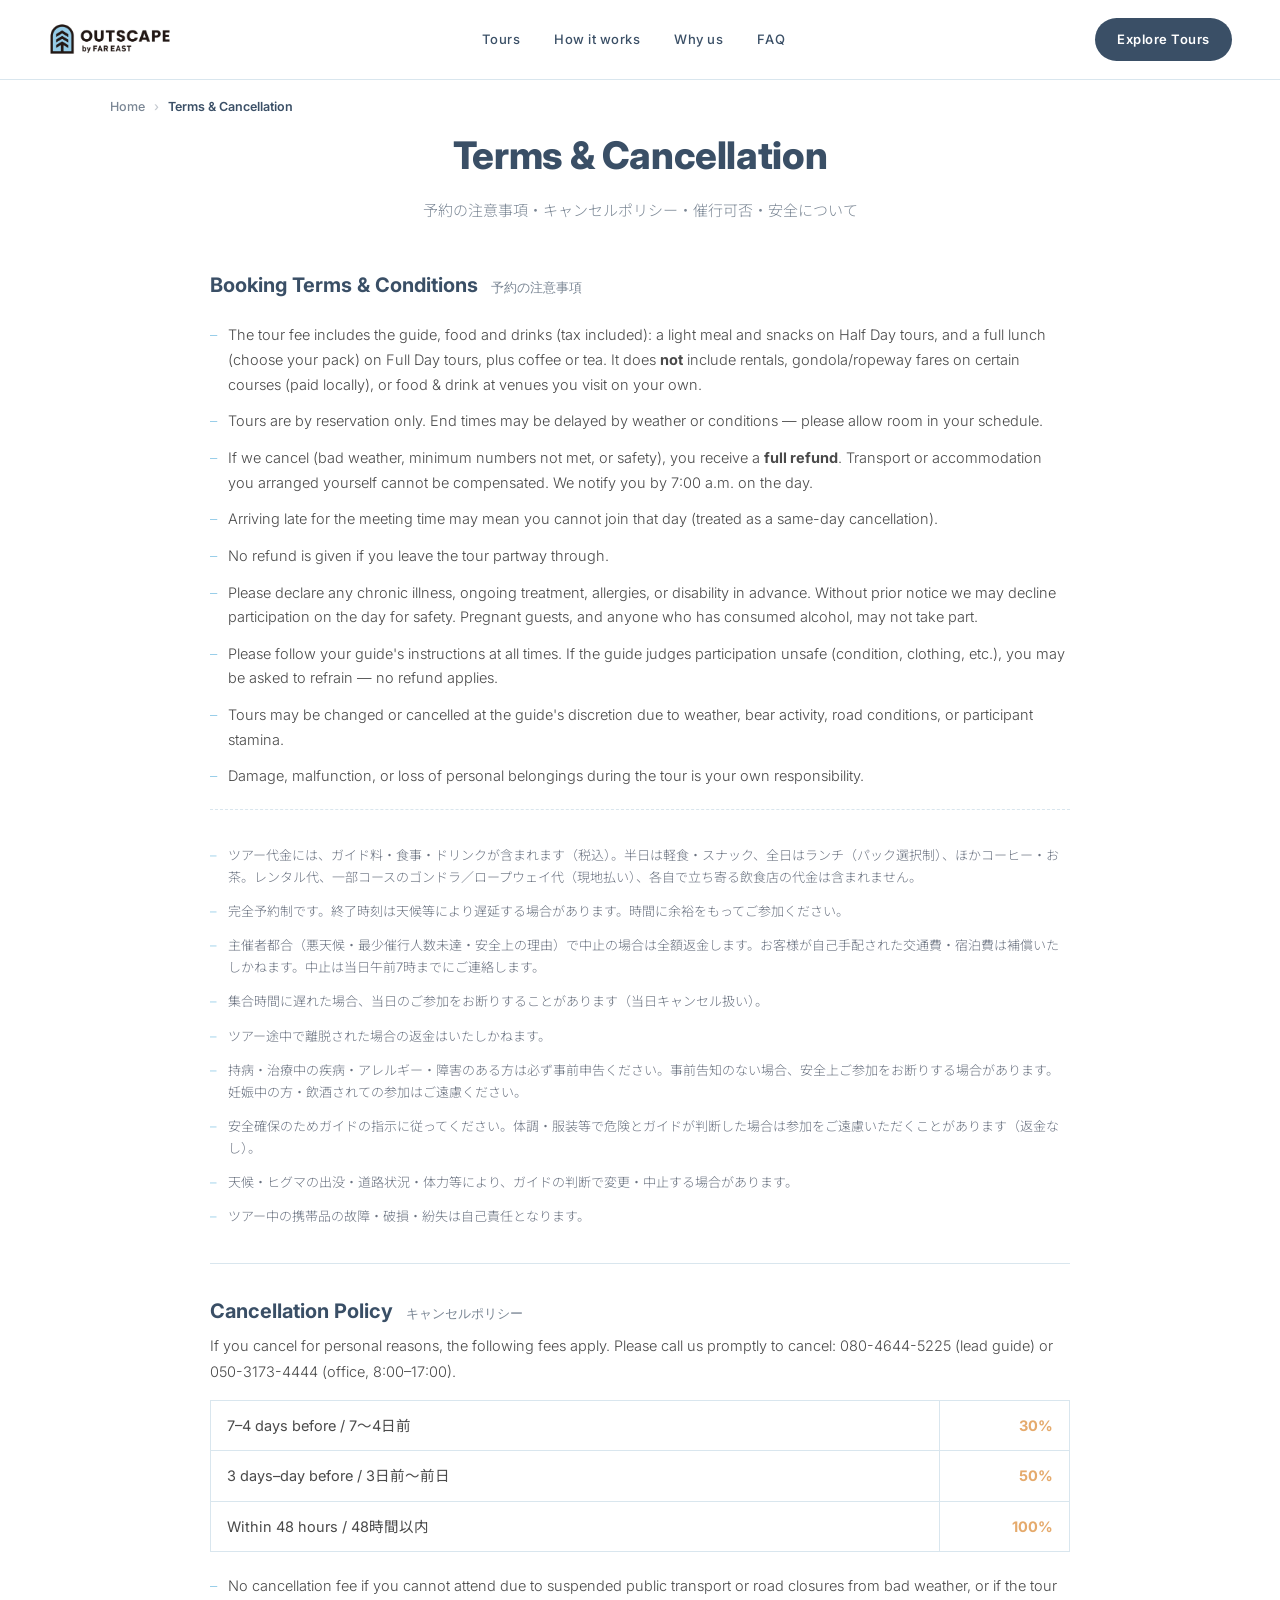
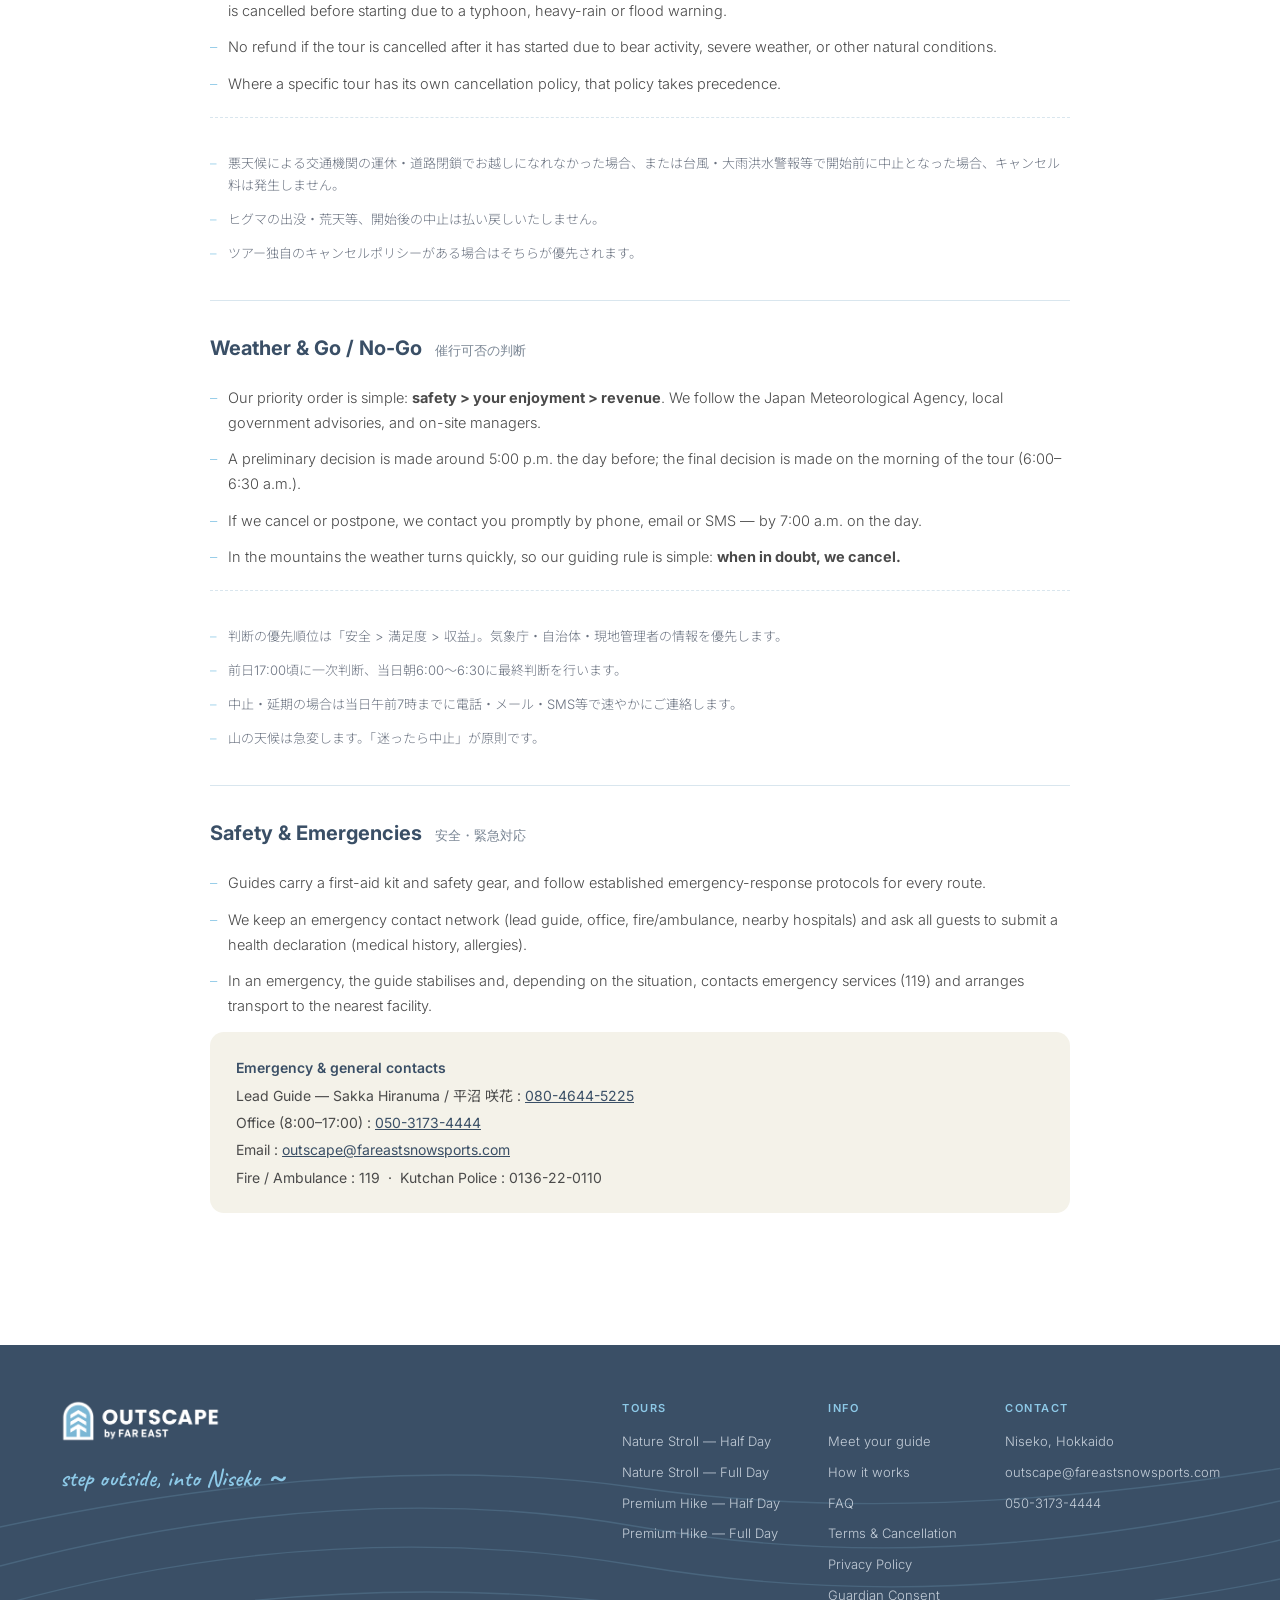
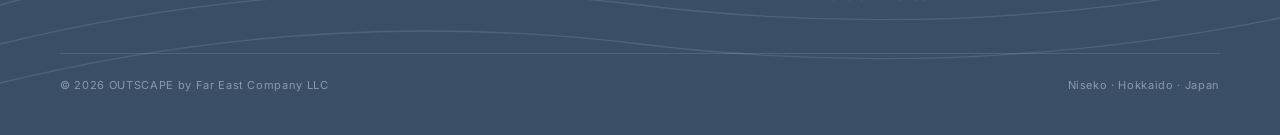
<file: terms.html>
<!DOCTYPE html>
<html lang="en">
<head>
<meta charset="UTF-8">
<meta name="viewport" content="width=device-width, initial-scale=1.0">
<title>Terms &amp; Cancellation | OUTSCAPE</title>
<meta name="description" content="OUTSCAPE terms of service and cancellation policy.">
<link rel="preconnect" href="https://fonts.googleapis.com">
<link rel="preconnect" href="https://fonts.gstatic.com" crossorigin>
<link href="https://fonts.googleapis.com/css2?family=Inter:wght@400;500;600;700;800&family=Caveat:wght@500;600;700&family=Noto+Sans+JP:wght@300;400;500;700&display=swap" rel="stylesheet">
<link rel="canonical" href="https://outscape.fareastsnowsports.com/terms.html">
<meta name="robots" content="noindex, follow">
<meta property="og:type" content="website">
<meta property="og:site_name" content="OUTSCAPE by Far East">
<meta property="og:title" content="Terms &amp; Cancellation | OUTSCAPE">
<meta property="og:description" content="OUTSCAPE terms of service and cancellation policy.">
<meta property="og:url" content="https://outscape.fareastsnowsports.com/terms.html">
<meta property="og:image" content="https://outscape.fareastsnowsports.com/assets/og_cover.jpg">
<meta property="og:image:width" content="1200">
<meta property="og:image:height" content="630">
<meta name="twitter:card" content="summary_large_image">
<meta name="twitter:image" content="https://outscape.fareastsnowsports.com/assets/og_cover.jpg">
<link rel="icon" href="assets/favicon.ico" sizes="any">
<link rel="icon" type="image/png" sizes="32x32" href="assets/favicon-32x32.png">
<link rel="icon" type="image/png" sizes="16x16" href="assets/favicon-16x16.png">
<link rel="apple-touch-icon" href="assets/apple-touch-icon.png">
<link rel="stylesheet" href="assets/outscape.css?v=67">
</head>
<body>

<!-- ===== NAV ===== -->
<nav class="nav">
  <a href="index.html"><img src="assets/logo_horizontal_color.png" alt="OUTSCAPE by Far East"></a>
  <div class="nav-links">
    <a href="index.html#tours">Tours</a>
    <a href="index.html#how">How it works</a>
    <a href="index.html#why">Why us</a>
    <a href="index.html#faq">FAQ</a>
  </div>
  <a href="index.html#tours" class="nav-cta">Explore Tours</a>
</nav>

<!-- ===== BREADCRUMB ===== -->
<nav class="breadcrumb" aria-label="Breadcrumb">
  <a href="index.html">Home</a>
  <span class="sep">›</span>
  <span class="cur">Terms &amp; Cancellation</span>
</nav>

<!-- ===== PAGE HEAD ===== -->
<header class="page-head wrap">
  <h1>Terms &amp; Cancellation</h1>
  <p>予約の注意事項・キャンセルポリシー・催行可否・安全について</p>
</header>

<section class="wrap">
<div class="legal">

  <!-- Terms & Conditions -->
  <div class="legal-sec">
    <h3>Booking Terms &amp; Conditions <span class="jp">予約の注意事項</span></h3>
    <ul>
      <li>The tour fee includes the guide, food and drinks (tax included): a light meal and snacks on Half&nbsp;Day tours, and a full lunch (choose your pack) on Full&nbsp;Day tours, plus coffee or tea. It does <b>not</b> include rentals, gondola/ropeway fares on certain courses (paid locally), or food &amp; drink at venues you visit on your own.</li>
      <li>Tours are by reservation only. End times may be delayed by weather or conditions — please allow room in your schedule.</li>
      <li>If we cancel (bad weather, minimum numbers not met, or safety), you receive a <b>full refund</b>. Transport or accommodation you arranged yourself cannot be compensated. We notify you by 7:00 a.m. on the day.</li>
      <li>Arriving late for the meeting time may mean you cannot join that day (treated as a same-day cancellation).</li>
      <li>No refund is given if you leave the tour partway through.</li>
      <li>Please declare any chronic illness, ongoing treatment, allergies, or disability in advance. Without prior notice we may decline participation on the day for safety. Pregnant guests, and anyone who has consumed alcohol, may not take part.</li>
      <li>Please follow your guide's instructions at all times. If the guide judges participation unsafe (condition, clothing, etc.), you may be asked to refrain — no refund applies.</li>
      <li>Tours may be changed or cancelled at the guide's discretion due to weather, bear activity, road conditions, or participant stamina.</li>
      <li>Damage, malfunction, or loss of personal belongings during the tour is your own responsibility.</li>
    </ul>
    <div class="jpblock"><ul>
      <li>ツアー代金には、ガイド料・食事・ドリンクが含まれます（税込）。半日は軽食・スナック、全日はランチ（パック選択制）、ほかコーヒー・お茶。レンタル代、一部コースのゴンドラ／ロープウェイ代（現地払い）、各自で立ち寄る飲食店の代金は含まれません。</li>
      <li>完全予約制です。終了時刻は天候等により遅延する場合があります。時間に余裕をもってご参加ください。</li>
      <li>主催者都合（悪天候・最少催行人数未達・安全上の理由）で中止の場合は全額返金します。お客様が自己手配された交通費・宿泊費は補償いたしかねます。中止は当日午前7時までにご連絡します。</li>
      <li>集合時間に遅れた場合、当日のご参加をお断りすることがあります（当日キャンセル扱い）。</li>
      <li>ツアー途中で離脱された場合の返金はいたしかねます。</li>
      <li>持病・治療中の疾病・アレルギー・障害のある方は必ず事前申告ください。事前告知のない場合、安全上ご参加をお断りする場合があります。妊娠中の方・飲酒されての参加はご遠慮ください。</li>
      <li>安全確保のためガイドの指示に従ってください。体調・服装等で危険とガイドが判断した場合は参加をご遠慮いただくことがあります（返金なし）。</li>
      <li>天候・ヒグマの出没・道路状況・体力等により、ガイドの判断で変更・中止する場合があります。</li>
      <li>ツアー中の携帯品の故障・破損・紛失は自己責任となります。</li>
    </ul></div>
  </div>

  <!-- Cancellation Policy -->
  <div class="legal-sec">
    <h3>Cancellation Policy <span class="jp">キャンセルポリシー</span></h3>
    <p style="font-weight:300;color:#4a4a4a;font-size:14.5px;margin-top:4px">If you cancel for personal reasons, the following fees apply. Please call us promptly to cancel: 080-4644-5225 (lead guide) or 050-3173-4444 (office, 8:00–17:00).</p>
    <table class="ctable">
      <tr><td>7–4 days before / 7〜4日前</td><td>30%</td></tr>
      <tr><td>3 days–day before / 3日前〜前日</td><td>50%</td></tr>
      <tr><td>Within 48 hours / 48時間以内</td><td>100%</td></tr>
    </table>
    <ul style="margin-top:16px">
      <li>No cancellation fee if you cannot attend due to suspended public transport or road closures from bad weather, or if the tour is cancelled before starting due to a typhoon, heavy-rain or flood warning.</li>
      <li>No refund if the tour is cancelled after it has started due to bear activity, severe weather, or other natural conditions.</li>
      <li>Where a specific tour has its own cancellation policy, that policy takes precedence.</li>
    </ul>
    <div class="jpblock"><ul>
      <li>悪天候による交通機関の運休・道路閉鎖でお越しになれなかった場合、または台風・大雨洪水警報等で開始前に中止となった場合、キャンセル料は発生しません。</li>
      <li>ヒグマの出没・荒天等、開始後の中止は払い戻しいたしません。</li>
      <li>ツアー独自のキャンセルポリシーがある場合はそちらが優先されます。</li>
    </ul></div>
  </div>

  <!-- Weather / Operation -->
  <div class="legal-sec">
    <h3>Weather &amp; Go / No-Go <span class="jp">催行可否の判断</span></h3>
    <ul>
      <li>Our priority order is simple: <b>safety &gt; your enjoyment &gt; revenue</b>. We follow the Japan Meteorological Agency, local government advisories, and on-site managers.</li>
      <li>A preliminary decision is made around 5:00 p.m. the day before; the final decision is made on the morning of the tour (6:00–6:30 a.m.).</li>
      <li>If we cancel or postpone, we contact you promptly by phone, email or SMS — by 7:00 a.m. on the day.</li>
      <li>In the mountains the weather turns quickly, so our guiding rule is simple: <b>when in doubt, we cancel.</b></li>
    </ul>
    <div class="jpblock"><ul>
      <li>判断の優先順位は「安全 &gt; 満足度 &gt; 収益」。気象庁・自治体・現地管理者の情報を優先します。</li>
      <li>前日17:00頃に一次判断、当日朝6:00〜6:30に最終判断を行います。</li>
      <li>中止・延期の場合は当日午前7時までに電話・メール・SMS等で速やかにご連絡します。</li>
      <li>山の天候は急変します。「迷ったら中止」が原則です。</li>
    </ul></div>
  </div>

  <!-- Safety -->
  <div class="legal-sec">
    <h3>Safety &amp; Emergencies <span class="jp">安全・緊急対応</span></h3>
    <ul>
      <li>Guides carry a first-aid kit and safety gear, and follow established emergency-response protocols for every route.</li>
      <li>We keep an emergency contact network (lead guide, office, fire/ambulance, nearby hospitals) and ask all guests to submit a health declaration (medical history, allergies).</li>
      <li>In an emergency, the guide stabilises and, depending on the situation, contacts emergency services (119) and arranges transport to the nearest facility.</li>
    </ul>
    <div class="legal-contact">
      <b>Emergency &amp; general contacts</b><br>
      Lead Guide — Sakka Hiranuma / 平沼 咲花 : <a href="tel:08046445225">080-4644-5225</a><br>
      Office (8:00–17:00) : <a href="tel:05031734444">050-3173-4444</a><br>
      Email : <a href="mailto:outscape@fareastsnowsports.com">outscape@fareastsnowsports.com</a><br>
      Fire / Ambulance : 119 &nbsp;·&nbsp; Kutchan Police : 0136-22-0110
    </div>
  </div>

</div>
</section>

<!-- ===== FOOTER ===== -->
<footer class="foot">
  <svg class="contour" viewBox="0 0 1400 300" preserveAspectRatio="none" xmlns="http://www.w3.org/2000/svg">
    <g fill="none" stroke="#8DC9E7" stroke-width="1">
      <path d="M0,260 Q350,200 700,230 T1400,210"/>
      <path d="M0,230 Q350,170 700,200 T1400,180"/>
      <path d="M0,200 Q360,130 700,170 T1400,150"/>
      <path d="M0,170 Q380,100 700,140 T1400,120"/>
      <path d="M0,140 Q400,80 700,110 T1400,95"/>
    </g>
  </svg>
  <div class="foot-inner">
    <div>
      <img src="assets/logo_horizontal_white.png" alt="OUTSCAPE by Far East">
      <div class="tagline">step outside, into Niseko ～</div>
    </div>
    <div class="foot-links">
      <div class="col">
        <h5>Tours</h5>
        <a href="stroll-hd.html">Nature Stroll — Half Day</a>
        <a href="stroll-fd.html">Nature Stroll — Full Day</a>
        <a href="hiking-hd.html">Premium Hike — Half Day</a>
        <a href="hiking-fd.html">Premium Hike — Full Day</a>
      </div>
      <div class="col">
        <h5>Info</h5>
        <a href="guides.html">Meet your guide</a>
        <a href="index.html#how">How it works</a>
        <a href="index.html#faq">FAQ</a>
        <a href="terms.html">Terms &amp; Cancellation</a>
        <a href="privacy.html">Privacy Policy</a>
        <a href="guardian-consent.html">Guardian Consent</a>
      </div>
      <div class="col">
        <h5>Contact</h5>
        <a href="#">Niseko, Hokkaido</a>
        <a href="mailto:outscape@fareastsnowsports.com">outscape@fareastsnowsports.com</a>
        <a href="tel:05031734444">050-3173-4444</a>
      </div>
    </div>
  </div>
  <div class="foot-base">
    <span>© 2026 OUTSCAPE by Far East Company LLC</span>
    <span>Niseko · Hokkaido · Japan</span>
  </div>
</footer>

</body>
</html>
</file>
<file: assets/outscape.css>
/* ============================================================
   OUTSCAPE — Shared Stylesheet
   Single source of truth for all OUTSCAPE product & home pages.
   Edit here once; every page (index.html + 4 tour pages) updates.
   Brand: design_B (MOOI Inc.) — bright, white-based, photographic,
   contour-line motif, blue + orange + cream.
   ============================================================ */

:root{
  --sky:#8DC9E7;
  --navy:#3A4F66;
  --orange:#E5AA6C;
  --cream:#F4F2E9;
  --ink:#2C2C2C;
  --line:#D9E6EE;
  --white:#FFFFFF;
  --muted:#7A8694;
  --bg:#FFFFFF;
}
*{margin:0;padding:0;box-sizing:border-box}
html{scroll-behavior:smooth}
body{
  font-family:'Inter','Noto Sans JP',sans-serif;
  color:var(--ink);
  background:var(--bg);
  line-height:1.75;
  -webkit-font-smoothing:antialiased;
}
img{display:block;max-width:100%}
a{color:inherit;text-decoration:none}

/* ---------- JAPANESE LINE BREAKING ----------
   Japanese wraps between any two characters by default, which splits
   proper nouns down the middle on narrow screens (平沼 咲 / 花).
   keep-all suppresses those mid-word breaks; overflow-wrap is the
   safety valve so a run wider than its line still breaks instead of
   overflowing.
   NOTE (2026-08-24, measured): keep-all must stay scoped to these short
   labels. On prose it is destructive — a single Japanese sentence goes
   from 28px to 433px min-content, because keep-all forbids breaks
   between characters and the whole clause becomes one "word". It does
   not bite here (flexible layout, short labels), but it broke the agent
   email, whose fixed-width table could not shrink below that. In a
   table, overflow-wrap is NOT a safety valve: the table widens instead
   of the line narrowing. For prose use word-break:normal with
   line-break:strict. See CLAUDE.md 「日本語の改行制御」. */
.jp,.tbc,.season-pin .t small,.ctable td,.ctable th,.legal-sec b{
  word-break:keep-all;overflow-wrap:break-word}
/* A name or heading label sitting beside English text: let the whole
   Japanese unit drop to the next line rather than break at its own
   internal space (平沼 / 咲花). Short labels only — never prose. */
.guide h2 .jp,.legal-sec h3 .jp,.gf-name .jp{
  display:inline-block;white-space:nowrap}

/* ---------- NAV ---------- */
.nav{
  position:sticky;top:0;z-index:100;
  display:flex;align-items:center;justify-content:space-between;
  padding:18px 48px;
  background:rgba(255,255,255,.92);
  backdrop-filter:blur(10px);
  border-bottom:1px solid var(--line);
}
.nav img{height:34px;width:auto}
.nav-links{display:flex;gap:34px;font-family:'Inter';font-weight:500;font-size:13px;letter-spacing:.04em;color:var(--navy)}
.nav-links a{transition:color .2s}
.nav-links a:hover{color:var(--orange)}
.nav-cta{
  font-family:'Inter';font-weight:600;font-size:13px;letter-spacing:.04em;
  background:var(--navy);color:#fff;padding:10px 22px;border-radius:40px;transition:background .2s;
}
.nav-cta:hover{background:var(--orange)}

/* ---------- SIMPLE PAGE HEAD (terms etc.) ---------- */
.page-head{padding:34px 0 4px;text-align:center}
.page-head h1{font-family:'Inter';font-weight:800;font-size:clamp(28px,4vw,38px);color:var(--navy);letter-spacing:-.01em}
.page-head p{color:var(--muted);margin-top:10px;font-weight:300;font-size:15px}

/* ---------- GUIDES ---------- */
.guides{max-width:1000px;margin:0 auto;padding:18px 0 20px}
.guide{display:grid;grid-template-columns:0.85fr 1.15fr;gap:44px;align-items:center}
.guide-photo{position:relative;border-radius:20px;overflow:hidden;aspect-ratio:4/5;background:var(--cream);border:1px solid var(--line)}
.guide-photo img{width:100%;height:100%;object-fit:cover}
.guide-photo .ph{position:absolute;inset:0;display:flex;flex-direction:column;align-items:center;justify-content:center;text-align:center;color:var(--muted);gap:12px;padding:24px}
.guide-photo .ph svg{width:46px;height:46px;color:var(--sky)}
.guide-photo .ph .t{font-family:'Inter';font-weight:700;font-size:12px;letter-spacing:.12em;text-transform:uppercase}
.guide-role{font-family:'Inter';font-weight:600;font-size:12px;letter-spacing:.18em;text-transform:uppercase;color:var(--sky)}
.guide h2{font-family:'Inter';font-weight:800;font-size:34px;color:var(--navy);margin:10px 0 2px;letter-spacing:-.01em}
.guide h2 .jp{font-weight:500;font-size:15px;color:var(--muted);margin-left:10px}
.guide .bio{font-weight:300;font-size:15px;color:#4a4a4a;line-height:1.85;margin-top:16px}
.guide .bio p{margin-bottom:12px}
.guide-creds{display:flex;flex-wrap:wrap;gap:8px;margin-top:20px}
.guides-intro{max-width:760px;margin:0 auto 6px;text-align:center;font-weight:300;font-size:16px;color:#4a4a4a;line-height:1.8}

/* ---------- LEGAL / TERMS ---------- */
.legal{max-width:860px;margin:0 auto;padding:14px 0 30px}
.legal-sec{padding:30px 0;border-top:1px solid var(--line)}
.legal-sec:first-of-type{border-top:none}
.legal-sec h3{font-family:'Inter';font-weight:700;font-size:20px;color:var(--navy)}
.legal-sec h3 .jp{font-weight:500;font-size:13px;color:var(--muted);margin-left:8px}
.legal-sec ul{list-style:none;margin-top:14px}
.legal-sec li{position:relative;padding:6px 0 6px 18px;font-weight:300;font-size:14.5px;color:#4a4a4a;line-height:1.7}
.legal-sec li::before{content:"–";position:absolute;left:0;color:var(--sky)}
.legal-sec .jpblock{margin-top:14px;padding-top:14px;border-top:1px dashed var(--line)}
.legal-sec .jpblock li{font-size:13px;color:#6a7280}
.ctable{width:100%;border-collapse:collapse;margin-top:16px}
.ctable td{border:1px solid var(--line);padding:12px 16px;font-size:14.5px;color:#4a4a4a}
.ctable td:last-child{font-family:'Inter';font-weight:700;color:var(--orange);text-align:right;width:130px;white-space:nowrap}
.legal-note{font-size:13px;color:var(--muted);margin-top:12px;font-weight:300}
.legal-contact{background:var(--cream);border-radius:14px;padding:22px 26px;margin-top:8px;font-size:14px;color:#4a4a4a;line-height:1.95}
.legal-contact b{color:var(--navy);font-family:'Inter';font-weight:600}
.legal-contact a{color:var(--navy);text-decoration:underline}

/* ---------- BREADCRUMB ---------- */
.breadcrumb{max-width:1180px;margin:0 auto;padding:16px 60px 4px;font-family:'Inter';font-weight:500;font-size:12.5px;color:var(--muted);display:flex;align-items:center;gap:9px}
.breadcrumb a{color:var(--muted);transition:color .2s}
.breadcrumb a:hover{color:var(--orange)}
.breadcrumb .sep{opacity:.45}
.breadcrumb .cur{color:var(--navy);font-weight:600}

/* ---------- HERO ---------- */
.hero{position:relative;overflow:hidden}
.hero-img{position:relative;height:74vh;min-height:520px;overflow:hidden;margin-left:42px}
.hero-img img{width:100%;height:100%;object-fit:cover;object-position:center 42%}
/* slow invisible crossfade (kiri) — frames stack and dissolve */
.hero-img .hero-slide{position:absolute;inset:0;opacity:0;transition:opacity 2s ease-in-out}
.hero-img .hero-slide.is-active{opacity:1}
@media (prefers-reduced-motion: reduce){ .hero-img .hero-slide{transition:none} }
.hero-img::after{content:"";position:absolute;inset:0;z-index:2;background:
  linear-gradient(102deg, rgba(20,42,60,.22) 0%, rgba(20,42,60,.08) 34%, rgba(0,0,0,0) 58%)}
.hero-title{
  position:absolute;left:60px;top:64px;z-index:3;
  font-family:'Inter';font-weight:800;line-height:.98;
  color:#fff;text-shadow:0 1px 1px rgba(0,0,0,.4), 0 2px 10px rgba(0,0,0,.45), 0 0 28px rgba(0,0,0,.3);
  font-size:clamp(42px,6.4vw,92px);letter-spacing:-.01em;
}
.hero-title .l2{color:var(--orange)}
.hero-script{
  position:absolute;left:64px;top:calc(64px + clamp(96px,13vw,196px));z-index:3;
  font-family:'Caveat';font-weight:600;font-size:clamp(26px,3.2vw,40px);
  color:#fff;text-shadow:0 1px 1px rgba(0,0,0,.4),0 2px 10px rgba(0,0,0,.45);transform:rotate(-3deg);
}
/* index hero: flowed copy so the title can run 3 lines cleanly at any width */
.hero-copy{position:absolute;left:60px;top:64px;z-index:3}
.hero-copy .hero-title{position:static;left:auto;top:auto;font-size:clamp(30px,6.2vw,86px)}
.hero-copy .hero-script{position:static;left:auto;top:auto;margin-top:18px;display:block;transform:rotate(-3deg)}
/* vertical side tab */
.sidetab{
  position:absolute;left:0;top:0;bottom:0;width:42px;z-index:4;
  background:var(--sky);display:flex;align-items:center;justify-content:center;
}
.sidetab span{
  writing-mode:vertical-rl;font-family:'Inter';font-weight:600;
  font-size:12px;letter-spacing:.34em;color:#fff;text-transform:uppercase;
}

/* ---------- LAYOUT ---------- */
.wrap{max-width:1180px;margin:0 auto;padding:0 60px}
section{position:relative}

/* intro */
.intro{padding:84px 0 64px;display:grid;grid-template-columns:1fr 1fr;gap:64px;align-items:start}
.eyebrow{font-family:'Inter';font-weight:600;font-size:12px;letter-spacing:.28em;text-transform:uppercase;color:var(--sky);margin-bottom:18px}
.intro h2{font-family:'Inter';font-weight:700;font-size:34px;line-height:1.2;color:var(--navy);letter-spacing:-.01em}
.intro h2 em{font-style:normal;color:var(--orange)}
.intro p{font-weight:300;font-size:15.5px;color:#4a4a4a;margin-top:6px}
.intro .lead{font-size:16.5px}

/* meta facts — inline, icon-led (borderless) */
.facts{display:flex;flex-wrap:wrap;gap:18px 30px;background:none;border:none;border-radius:0}
.fact{display:flex;align-items:center;gap:11px;background:none;padding:0;text-align:left}
.fact .fi{flex:0 0 auto;width:30px;height:30px;color:var(--navy);opacity:.85}
.fact .fi svg{width:30px;height:30px}
.fact .k{font-family:'Inter';font-weight:600;font-size:10.5px;letter-spacing:.13em;text-transform:uppercase;color:var(--muted)}
.fact .v{font-family:'Inter';font-weight:700;font-size:18px;color:var(--navy);margin-top:1px;line-height:1.1}
.fact .v small{font-size:11px;font-weight:500;color:var(--muted)}

/* ---------- COURSES ---------- */
.courses{padding:30px 0 20px}
.sec-head{display:flex;align-items:baseline;gap:18px;margin-bottom:34px}
.sec-head h3{font-family:'Inter';font-weight:800;font-size:30px;color:var(--navy)}
.sec-head .script{font-family:'Caveat';font-weight:600;font-size:26px;color:var(--sky);transform:rotate(-2deg)}
.course-grid{display:grid;grid-template-columns:repeat(auto-fill,minmax(168px,1fr));gap:16px}
.course{
  border:1px solid var(--line);border-radius:16px;overflow:hidden;background:#fff;
  transition:transform .25s,box-shadow .25s;display:flex;flex-direction:column;
}
.course:hover{transform:translateY(-4px);box-shadow:0 16px 40px rgba(58,79,102,.12)}
.course[data-hasphotos]{cursor:pointer}
.course-photo{height:112px;overflow:hidden;background:var(--cream);position:relative}
.course[data-hasphotos] .course-photo::after{content:"";position:absolute;top:8px;right:8px;width:27px;height:27px;border-radius:50%;background:rgba(255,255,255,.92) url("data:image/svg+xml,%3Csvg xmlns='http://www.w3.org/2000/svg' viewBox='0 0 24 24' fill='none' stroke='%233a4f66' stroke-width='2' stroke-linecap='round' stroke-linejoin='round'%3E%3Ccircle cx='11' cy='11' r='6'/%3E%3Cpath d='M20 20l-3.2-3.2'/%3E%3C/svg%3E") center/15px no-repeat;box-shadow:0 2px 7px rgba(0,0,0,.16);opacity:0;transform:scale(.85);transition:opacity .2s,transform .2s}
.course[data-hasphotos]:hover .course-photo::after{opacity:1;transform:scale(1)}
.course[data-hasphotos] .course-photo img{transition:transform .5s}
.course[data-hasphotos]:hover .course-photo img{transform:scale(1.05)}
.course-photo img{width:100%;height:100%;object-fit:cover}
/* number badge — ties the card to its dot on the effort spectrum */
.course-num{position:absolute;top:9px;left:9px;z-index:2;width:24px;height:24px;border-radius:50%;background:rgba(255,255,255,.95);border:2px solid var(--navy);color:var(--navy);font-family:'Inter';font-weight:700;font-size:11.5px;display:flex;align-items:center;justify-content:center;box-shadow:0 1px 5px rgba(0,0,0,.18)}
.course-body{padding:13px 15px 15px;flex:1;display:flex;flex-direction:column}
/* title block flexes so the elevation profile + meta line up across cards */
.course-head{flex:1}
.course h4{font-family:'Inter';font-weight:700;font-size:14.5px;color:var(--navy);line-height:1.3}
.course .jp{font-weight:400;font-size:11.5px;color:var(--muted);margin-top:1px}
.course-stats{display:flex;gap:16px;margin-top:10px;padding-top:10px;border-top:1px solid var(--line)}
.course-stats div{font-family:'Inter'}
.course-stats .lbl{font-size:9px;letter-spacing:.1em;text-transform:uppercase;color:var(--muted)}
.course-stats .num{font-weight:700;font-size:13px;color:var(--navy);margin-top:2px}
.course-elev{margin-top:11px}
.course-elev svg{width:100%;height:40px;display:block}
.course-meta{margin-top:7px;font-family:'Inter';font-weight:600;font-size:11.5px;color:var(--muted)}
.course-elev-note{font-weight:400;color:#aab4bd}

/* expandable course detail */
.cmore{margin-top:14px;border-top:1px solid var(--line)}
.cmore>summary{cursor:pointer;list-style:none;padding-top:13px;font-family:'Inter';font-weight:600;font-size:12.5px;color:var(--sky);display:flex;align-items:center;gap:8px}
.cmore>summary::-webkit-details-marker{display:none}
.cmore>summary .pm{margin-left:auto;width:18px;height:18px;border-radius:50%;border:1.5px solid var(--sky);display:inline-flex;align-items:center;justify-content:center;font-size:13px;line-height:1;transition:transform .2s}
.cmore[open]>summary .pm{transform:rotate(45deg)}
.cmore-body{padding-top:14px}
.ctag{font-family:'Caveat';font-weight:600;font-size:20px;color:var(--navy);line-height:1.3;margin-bottom:8px}
.cdesc{font-weight:300;font-size:13.5px;color:#4a4a4a;line-height:1.75;margin-bottom:16px}
.cplan{list-style:none;margin:0 0 16px}
.cplan li{display:flex;gap:12px;align-items:flex-start;font-size:13px;color:#4a4a4a;padding:4px 0;position:relative}
.cplan li::before{content:"";position:absolute;left:4px;top:20px;bottom:-4px;width:1.5px;background:var(--line)}
.cplan li:last-child::before{display:none}
.cplan .t{flex:0 0 auto;width:46px;font-family:'Inter';font-weight:700;font-size:12.5px;color:var(--orange)}
.cplan .d{position:relative;padding-left:18px}
.cplan .d::before{content:"";position:absolute;left:-4px;top:5px;width:9px;height:9px;border-radius:50%;background:#fff;border:2px solid var(--sky)}
.cmeet{background:var(--cream);border-radius:12px;padding:16px 18px}
.cmeet .k{font-family:'Inter';font-weight:700;font-size:10px;letter-spacing:.14em;text-transform:uppercase;color:var(--muted);margin-bottom:5px}
.cmeet .place{font-weight:500;font-size:14px;color:var(--navy)}
.cmeet .place .jp{font-weight:300;font-size:12px;color:var(--muted)}
.cmeet a{display:inline-flex;align-items:center;gap:5px;font-family:'Inter';font-weight:600;font-size:12px;color:var(--sky);margin-top:8px}
.cmeet .fac{display:inline-flex;align-items:center;gap:6px;margin-top:12px;font-size:12px;color:#5a5346}
.cmeet .fac svg{width:16px;height:16px;color:var(--orange)}

/* full-span feature row */
.featband{margin:64px 0 8px;border-radius:18px;overflow:hidden;position:relative;height:340px}
.featband>img{width:100%;height:100%;object-fit:cover}
.featband .overlay{position:absolute;inset:0;background:linear-gradient(90deg,rgba(44,60,80,.78) 0%,rgba(44,60,80,.2) 62%,rgba(0,0,0,0) 100%)}
.featband .feat-list{position:absolute;left:48px;top:50%;transform:translateY(-50%);z-index:2}
.featband .feat-list .h{font-family:'Inter';font-weight:700;font-size:13px;letter-spacing:.2em;text-transform:uppercase;color:var(--sky);margin-bottom:14px}
.featband .feat-list li{font-family:'Caveat';font-weight:600;font-size:30px;color:#fff;line-height:1.5;list-style:none}

/* ---------- GALLERY ---------- */
.gallery{padding:60px 0 20px}
.gal-grid{display:grid;grid-template-columns:repeat(4,1fr);gap:14px}
.gal-grid img{width:100%;height:150px;object-fit:cover;border-radius:12px}
.note{
  margin-top:26px;display:flex;gap:12px;align-items:flex-start;
  background:var(--cream);border-radius:12px;padding:18px 22px;font-size:14px;color:#5a5346;
}
.note b{color:var(--navy);font-weight:700}
.note .dot{flex:0 0 auto;width:8px;height:8px;border-radius:50%;background:var(--orange);margin-top:8px}

/* ---------- BOOKING ---------- */
.booking{margin:64px 0 0;background:var(--navy);border-radius:22px;padding:54px 56px;position:relative;overflow:hidden}
.booking .contour{opacity:.16}
.booking-head{position:relative;z-index:2;display:flex;justify-content:space-between;align-items:flex-end;flex-wrap:wrap;gap:20px;margin-bottom:28px}
.booking h3{font-family:'Inter';font-weight:800;font-size:30px;color:#fff;line-height:1.05}
.booking h3 span{color:var(--sky)}
.booking .price{text-align:right;color:#fff;font-family:'Inter'}
.booking .price .amt{font-weight:800;font-size:38px;color:var(--orange)}
.booking .price .per{font-size:13px;color:#b8c4d0;font-weight:400}
.contour{position:absolute;inset:0;width:100%;height:100%;pointer-events:none}
.roomboss-slot{
  position:relative;z-index:2;background:#fff;border-radius:14px;min-height:280px;
  display:flex;flex-direction:column;align-items:center;justify-content:center;
  text-align:center;padding:48px;border:2px dashed var(--sky);
}
.roomboss-slot .tag{font-family:'Inter';font-weight:700;font-size:13px;letter-spacing:.16em;text-transform:uppercase;color:var(--sky)}
.roomboss-slot .msg{margin-top:12px;color:var(--muted);font-size:14px;max-width:440px}
.roomboss-slot code{background:var(--cream);padding:2px 8px;border-radius:6px;font-size:12px;color:var(--navy)}
/* live state: the dashed placeholder becomes the link out to RoomBoss.
   It opens in a new tab rather than a frame — RoomBoss sends
   X-Frame-Options: SAMEORIGIN, so embedding it here cannot work. */
.roomboss-slot.is-live{border-style:solid;border-color:rgba(255,255,255,.14);background:rgba(255,255,255,.05);padding:38px 28px}
.rb-cta{display:inline-flex;align-items:center;gap:10px;
  font-family:'Inter';font-weight:700;font-size:16px;letter-spacing:.01em;
  padding:17px 46px;border-radius:999px;border:0;cursor:pointer;text-decoration:none;
  background:var(--orange);color:#fff;transition:transform .18s ease,box-shadow .18s ease;
  box-shadow:0 8px 22px rgba(0,0,0,.22)}
.rb-cta:hover{transform:translateY(-1px);box-shadow:0 12px 28px rgba(0,0,0,.28);color:#fff}
.rb-cta:active{transform:none}
.rb-cta-arrow{font-size:14px;opacity:.85}
.rb-cta-note{margin:16px 0 0;font-size:12.5px;color:#b8c4d0;line-height:1.6}
/* RoomBoss lists all four tours on the far side of the link — this line
   names the one to pick, so a half day is never booked as a full day. */
.rb-cta-pick{display:inline-block;margin:14px auto 0;padding:9px 18px;
  border-radius:999px;border:1px solid rgba(255,255,255,.16);
  background:rgba(255,255,255,.06);
  font-size:12.5px;line-height:1.6;color:#d7e0e9}
/* The Japanese label carries a katakana gloss and runs long, so this
   cannot be nowrap — it would push the pill past the panel. Same
   treatment as the other Japanese runs above: hold words together,
   break only when a run is wider than the line. */
.rb-cta-pick b{color:#fff;font-weight:600;
  word-break:keep-all;overflow-wrap:break-word}

@media (max-width:760px){
  .rb-cta{width:100%;padding:16px 20px;justify-content:center}
  .rb-cta-pick{display:block;padding:10px 14px}
}

/* ---------- FOOTER ---------- */
.foot{background:var(--navy);margin-top:72px;padding:54px 60px 40px;position:relative;overflow:hidden}
.foot .contour{opacity:.18}
.foot-inner{position:relative;z-index:2;max-width:1180px;margin:0 auto;display:flex;justify-content:space-between;align-items:flex-start;flex-wrap:wrap;gap:30px}
.foot img{height:44px;width:auto}
.foot .tagline{font-family:'Caveat';font-weight:600;font-size:24px;color:var(--sky);margin-top:14px}
.foot-links{display:flex;gap:48px;font-family:'Inter';font-size:13px;color:#c3cdd8}
.foot-links .col h5{font-weight:600;font-size:11px;letter-spacing:.14em;text-transform:uppercase;color:var(--sky);margin-bottom:12px}
.foot-links .col a{display:block;margin-bottom:8px;font-weight:300;transition:color .2s}
.foot-links .col a:hover{color:#fff}
.foot-base{position:relative;z-index:2;max-width:1180px;margin:38px auto 0;padding-top:22px;border-top:1px solid rgba(255,255,255,.12);font-family:'Inter';font-size:11px;letter-spacing:.06em;color:#8a99a8;display:flex;justify-content:space-between;flex-wrap:wrap;gap:10px}

/* ---------- "GOOD FOR" BADGES ---------- */
.goodfor{display:flex;align-items:center;gap:10px;flex-wrap:wrap;margin-top:22px}
.goodfor .lbl{font-family:'Inter';font-weight:600;font-size:11px;letter-spacing:.16em;text-transform:uppercase;color:var(--muted)}
.badge{font-family:'Inter';font-weight:600;font-size:12.5px;color:var(--navy);background:var(--cream);border:1px solid var(--line);border-radius:40px;padding:6px 14px}

/* ---------- COURSE LEVEL CHIP ---------- */
.lvl{font-family:'Inter';font-weight:700;font-size:10px;letter-spacing:.08em;text-transform:uppercase;padding:4px 11px;border-radius:20px;display:inline-block}
.course .lvl{display:none}
.lvl.easy{background:#E3F1DA;color:#4d7a3a}
.lvl.mod{background:#FBEBD6;color:#b27a36}
.lvl.chall{background:#f3d9cf;color:#b0573a}

/* ---------- TIMELINE (A typical morning) ---------- */
.timeline{padding:30px 0 10px}
.tl{display:grid;grid-template-columns:repeat(4,1fr);position:relative;margin-top:14px}
.tl::before{content:"";position:absolute;left:8%;right:8%;top:41px;height:2px;background:var(--line)}
.tl-step{position:relative;padding:0 16px;text-align:center}
.tl-dot{width:14px;height:14px;border-radius:50%;background:var(--sky);border:3px solid #fff;box-shadow:0 0 0 1px var(--line);margin:34px auto 16px;position:relative;z-index:2}
.tl-time{font-family:'Inter';font-weight:700;font-size:15px;color:var(--orange)}
.tl-step h5{font-family:'Inter';font-weight:700;font-size:14px;color:var(--navy);margin:5px 0 5px}
.tl-step p{font-weight:300;font-size:13px;color:#5a5a5a;line-height:1.6}
.tl-note{font-weight:300;font-size:12.5px;color:var(--muted);margin-top:18px}

/* ---------- COURSE ACTIONS (Details / Compare) ---------- */
.course-actions{display:none;gap:10px;margin-top:14px;border-top:1px solid var(--line);padding-top:14px}
.cbtn{font-family:'Inter';font-weight:600;font-size:12.5px;border-radius:30px;padding:9px 16px;cursor:pointer;border:1.5px solid transparent;transition:.2s;display:inline-flex;align-items:center;gap:6px}
.cbtn-primary{background:var(--navy);color:#fff}
.cbtn-primary:hover{background:var(--orange)}
.cbtn-ghost{background:#fff;color:var(--navy);border-color:var(--line)}
.cbtn-ghost:hover{border-color:var(--sky);color:var(--sky)}
.cbtn-ghost.active{background:var(--sky);color:#fff;border-color:var(--sky)}
.cbtn .cmpmark{display:inline-flex;width:15px;height:15px;border-radius:50%;border:1.5px solid currentColor;align-items:center;justify-content:center;font-size:11px;line-height:1}

/* ---------- MODAL (detail + compare) ---------- */
.os-modal{position:fixed;inset:0;z-index:1000;display:none;align-items:flex-start;justify-content:center;padding:48px 20px;overflow:auto;background:rgba(40,50,64,.55);-webkit-backdrop-filter:blur(3px);backdrop-filter:blur(3px)}
.os-modal.open{display:flex}
.os-sheet{background:#fff;border-radius:20px;max-width:560px;width:100%;overflow:hidden;box-shadow:0 30px 80px rgba(0,0,0,.32);position:relative;animation:osIn .25s ease}
.os-sheet.wide{max-width:920px}
@keyframes osIn{from{opacity:0;transform:translateY(14px)}to{opacity:1;transform:none}}
.os-close{position:absolute;top:14px;right:14px;z-index:5;width:34px;height:34px;border-radius:50%;border:none;background:rgba(255,255,255,.92);color:var(--navy);font-size:22px;line-height:1;cursor:pointer;display:flex;align-items:center;justify-content:center;box-shadow:0 2px 8px rgba(0,0,0,.15)}
.os-close:hover{background:#fff;color:var(--orange)}
.os-hd{position:relative;height:210px}
.os-hd img{width:100%;height:100%;object-fit:cover}
/* photo gallery in modal */
.os-gal{position:relative}
.os-gal .os-close{position:absolute;top:12px;right:12px;z-index:6}
.os-gal-hero{position:relative;aspect-ratio:3/2;background:var(--cream);overflow:hidden}
.os-gal-img{width:100%;height:100%;object-fit:cover;display:block;transition:opacity .15s}
.os-gal-thumbs{display:flex;gap:8px;padding:10px 14px 0;flex-wrap:wrap}
.os-thumb{width:66px;height:48px;border-radius:8px;overflow:hidden;border:2px solid transparent;padding:0;cursor:pointer;background:none;transition:border-color .2s}
.os-thumb img{width:100%;height:100%;object-fit:cover;display:block}
.os-thumb.active{border-color:var(--sky)}
.os-thumb:hover{border-color:var(--line)}
.os-meta{display:flex;align-items:center;gap:9px;flex-wrap:wrap;margin-bottom:2px}
.os-meta .lvl{margin:0}
.os-meta .os-m{font-family:'Inter';font-weight:600;font-size:12px;color:var(--muted)}
.os-meta .os-m+.os-m::before,.os-meta .lvl+.os-m::before{content:"·";margin-right:9px;color:var(--line)}
.os-body{padding:26px 30px 32px}
.os-title{font-family:'Inter';font-weight:700;font-size:22px;color:var(--navy);line-height:1.2;margin-bottom:10px}
.os-title .jp{display:block;font-weight:400;font-size:13px;color:var(--muted);margin-top:3px}
.os-body .ctag{margin-top:14px}
.draft-ribbon{position:absolute;top:14px;left:14px;z-index:5;font-family:'Inter';font-weight:700;font-size:10px;letter-spacing:.08em;text-transform:uppercase;background:#FBEBD6;color:#b27a36;padding:5px 11px;border-radius:30px}
.muted-link{display:inline-flex;align-items:center;gap:5px;font-family:'Inter';font-weight:600;font-size:12px;color:var(--muted);margin-top:8px}

/* ---------- COMPARISON GRID ---------- */
.os-cmp{padding:30px 30px 32px}
.cmp{border:1px solid var(--line);border-radius:14px;overflow:hidden}
.cmp-row{display:grid;grid-template-columns:var(--cmp-cols);align-items:center;border-top:1px solid var(--line)}
.cmp-row:first-child{border-top:none}
.cmp-lab{font-family:'Inter';font-weight:700;font-size:10.5px;letter-spacing:.1em;text-transform:uppercase;color:var(--muted);padding:14px 16px;background:#FAFCFD}
.cmp-cell{padding:14px 16px;font-size:14px;color:var(--ink);border-left:1px solid var(--line);text-align:center}
.cmp-cell svg{width:17px;height:17px;color:#4d7a3a;vertical-align:-3px}
.cmp-heads .cmp-cell,.cmp-col-head{padding:0;border-left:1px solid var(--line)}
.cmp-heads{background:var(--cream)}
.cmp-col-head{text-align:center}
.cmp-photo{height:96px;overflow:hidden}
.cmp-photo img{width:100%;height:100%;object-fit:cover}
.cmp-name{font-family:'Inter';font-weight:700;font-size:13.5px;color:var(--navy);padding:10px 12px;line-height:1.25}
.cmp-name .jp{display:block;font-weight:400;font-size:11px;color:var(--muted);margin-top:2px}
.cmp-feet .cmp-cell{padding:14px}
.cmp-feet .cbtn{font-size:11.5px;padding:7px 12px}
.cmp .lvl{margin:0}

/* ---------- COMPARE TRAY ---------- */
#os-comparebar{position:fixed;left:0;right:0;bottom:0;z-index:900;background:var(--navy);color:#fff;transform:translateY(120%);transition:transform .3s ease;box-shadow:0 -8px 30px rgba(0,0,0,.2)}
#os-comparebar.show{transform:none}
.cb-inner{max-width:1180px;margin:0 auto;padding:14px 24px;display:flex;align-items:center;gap:18px;flex-wrap:wrap}
.cb-label{font-family:'Inter';font-weight:700;font-size:11px;letter-spacing:.14em;text-transform:uppercase;color:var(--sky)}
.cb-chips{display:flex;align-items:center;gap:10px;flex:1;flex-wrap:wrap}
.cb-chip{display:inline-flex;align-items:center;gap:8px;background:rgba(255,255,255,.1);border:1px solid rgba(255,255,255,.18);border-radius:30px;padding:6px 8px 6px 14px;font-family:'Inter';font-weight:500;font-size:12.5px}
.cb-chip button{background:rgba(255,255,255,.15);border:none;color:#fff;width:18px;height:18px;border-radius:50%;cursor:pointer;font-size:13px;line-height:1}
.cb-hint{font-size:12.5px;color:#b8c4d0}
.cb-actions{display:flex;align-items:center;gap:14px}
.cb-clear{background:none;border:none;color:#b8c4d0;font-family:'Inter';font-size:12.5px;cursor:pointer;text-decoration:underline}
.cb-go:disabled{opacity:.4;cursor:not-allowed}

/* ---------- SEASON — continuous illustration ---------- */
.season{padding:60px 0 10px}
.season-illus{position:relative;border-radius:18px;overflow:hidden;border:1px solid var(--line);line-height:0}
.season-illus > svg,.season-illus > img{display:block;width:100%;height:auto}
/* desktop: crop the tall sky so the band isn't too tall */
.season-illus > img{height:clamp(320px,30vw,420px);object-fit:cover;object-position:center 56%}
.season-pin{position:absolute;top:16px;transform:translateX(-50%);text-align:center;pointer-events:none}
.season-pin .dot{width:9px;height:9px;border-radius:50%;background:#fff;border:2px solid var(--navy);margin:0 auto 7px}
.season-pin .t{display:inline-block;background:rgba(255,255,255,.9);-webkit-backdrop-filter:blur(3px);backdrop-filter:blur(3px);border-radius:30px;padding:5px 12px;font-family:'Inter';font-weight:700;font-size:11.5px;color:var(--navy);white-space:nowrap;line-height:1.2}
.season-pin .t small{font-weight:500;color:var(--muted);margin-left:4px}
.season-months{display:flex;justify-content:space-between;margin:14px 2% 0;font-family:'Inter';font-weight:600;font-size:11px;letter-spacing:.12em;text-transform:uppercase;color:var(--muted)}
.season-cap{text-align:center;font-weight:300;font-size:13.5px;color:#5a5346;margin-top:10px}
.season-cap b{color:var(--navy);font-weight:600}

/* three-season highlight cards */
.season-grid{display:grid;grid-template-columns:repeat(3,1fr);gap:16px;margin-top:24px}
.season-card{border:1px solid var(--line);border-top-width:3px;border-radius:14px;padding:18px 20px 16px;background:#fff}
.season-card.s-early{border-top-color:#7bb35e}
.season-card.s-late{border-top-color:#4d7a3a}
.season-card.s-autumn{border-top-color:#d4933f}
.season-card .sc-h{display:flex;align-items:baseline;gap:9px;margin-bottom:11px;flex-wrap:wrap}
.season-card .sc-h b{font-family:'Inter';font-weight:700;font-size:15px;color:var(--navy)}
.season-card .sc-h .mo{font-family:'Inter';font-weight:600;font-size:10px;letter-spacing:.07em;text-transform:uppercase;color:var(--muted)}
.season-card ul{list-style:none;margin:0;padding:0}
.season-card li{font-weight:300;font-size:13px;color:#4a4a4a;line-height:1.5;padding:5px 0 5px 17px;position:relative}
.season-card li b{font-weight:600;color:var(--navy)}
.season-card li::before{content:"";position:absolute;left:1px;top:11px;width:6px;height:6px;border-radius:50%}
.season-card.s-early li::before{background:#7bb35e}
.season-card.s-late li::before{background:#4d7a3a}
.season-card.s-autumn li::before{background:#d4933f}

/* daylight / timing callout */
.season-timing{display:flex;gap:18px;align-items:flex-start;margin-top:26px;background:var(--cream);border-radius:14px;padding:22px 24px}
.season-timing .ic{flex:0 0 auto;background:#fff;border:1px solid var(--line)}
.season-timing .tt h5{font-family:'Inter';font-weight:700;font-size:15px;color:var(--navy);margin-bottom:7px}
.season-timing .tt p{font-weight:300;font-size:13.5px;color:#4a4a4a;line-height:1.7}
.daylight-bar{display:flex;align-items:center;gap:12px;margin-top:16px;font-family:'Inter';font-weight:600;font-size:10.5px;letter-spacing:.04em;text-transform:uppercase;color:var(--muted)}
.daylight-bar .bar{flex:1;height:16px;background:linear-gradient(90deg,#f3c878,#9fc0d4);clip-path:polygon(0 0,100% 36%,100% 64%,0 100%);border-radius:3px}
.suntimes{display:grid;grid-template-columns:repeat(5,1fr);gap:9px;margin-top:16px}
.suntime{background:#fff;border:1px solid var(--line);border-radius:11px;padding:11px 8px;text-align:center;font-family:'Inter'}
.suntime .m{font-weight:700;font-size:11px;letter-spacing:.08em;text-transform:uppercase;color:var(--navy)}
.suntime .row2{display:flex;justify-content:center;gap:5px;align-items:center;font-size:12px;color:#5a5346;margin-top:6px}
.suntime .row2.set{margin-top:3px}
.suntime .row2 svg{width:13px;height:13px}
.suntime .row2 b{font-weight:700;color:var(--ink)}
.suntime .ic-rise{color:#E5AA6C}
.suntime .ic-set{color:#7a8694}
.suntimes-note{font-size:11px;color:var(--muted);margin-top:9px;font-weight:300}

/* ---------- WIP / UNCONFIRMED TREATMENT ---------- */
/* Wrap any not-yet-confirmed block in .wip to screen it as clearly unfinished. */
.wip{position:relative;border-radius:16px}
.wip::after{
  content:"";position:absolute;inset:0;z-index:5;pointer-events:none;
  border:1.5px dashed #aeb8c2;border-radius:16px;
  background:
    repeating-linear-gradient(45deg, rgba(120,134,148,.09) 0 11px, rgba(120,134,148,.17) 11px 22px),
    rgba(244,245,247,.45);
}
.wip-tag{
  position:absolute;top:12px;right:12px;z-index:6;
  font-family:'Inter';font-weight:700;font-size:10.5px;letter-spacing:.08em;text-transform:uppercase;
  background:#b27a36;color:#fff;padding:5px 12px;border-radius:30px;display:inline-flex;align-items:center;gap:6px;
  box-shadow:0 2px 8px rgba(0,0,0,.12);
}
.wip-tag::before{content:"";width:7px;height:7px;border-radius:50%;background:#fff}

/* ---------- ICON SYSTEM ---------- */
svg.line{fill:none;stroke:currentColor;stroke-width:1.7;stroke-linecap:round;stroke-linejoin:round}
.ic{flex:0 0 auto;width:42px;height:42px;border-radius:12px;background:#EAF4FA;display:inline-flex;align-items:center;justify-content:center;color:var(--navy)}
.ic svg{width:23px;height:23px}
.ic-sm{width:38px;height:38px;border-radius:11px}
.ic-sm svg{width:20px;height:20px}
.mi{flex:0 0 auto;width:19px;height:19px;color:var(--sky);margin-top:2px}
.mi svg{width:19px;height:19px}

/* ---------- GOOD TO KNOW (info grid) ---------- */
.info{padding:60px 0 10px}
.info-grid{display:grid;grid-template-columns:repeat(3,1fr);gap:20px;margin-top:8px}
.info-card{border:1px solid var(--line);border-radius:14px;padding:24px}
.info-card h5{font-family:'Inter';font-weight:700;font-size:14.5px;color:var(--navy);margin-bottom:14px;display:flex;align-items:center;gap:11px}
.frow{display:flex;gap:11px;align-items:flex-start;padding:8px 0;border-top:1px solid var(--line)}
.frow:first-of-type{border-top:none}
.frow .ft{font-weight:300;font-size:13.5px;color:#4a4a4a;line-height:1.55}
.frow .ft b{color:var(--navy);font-weight:600}
.tbc{display:inline-block;font-family:'Inter';font-style:normal;color:#b27a36;background:#FBEBD6;font-weight:600;font-size:10px;letter-spacing:.04em;padding:1px 7px;border-radius:20px;margin-left:4px;vertical-align:middle}

/* ---------- ACCESS & MEETING POINT ---------- */
.access{padding:60px 0 10px}
.access-grid{display:grid;grid-template-columns:1.05fr 1fr;gap:36px;align-items:stretch;margin-top:8px}
.access-map{background:var(--cream);border:1px solid var(--line);border-radius:16px;min-height:300px;display:flex;flex-direction:column;align-items:center;justify-content:center;text-align:center;padding:30px;color:var(--muted)}
.access-map .tag{font-family:'Inter';font-weight:700;font-size:12px;letter-spacing:.16em;text-transform:uppercase;color:var(--sky)}
.access-map .sub{font-size:13px;margin-top:8px;max-width:320px}
/* pickup flow — replaces the map (every tour is hotel pickup) */
.access-flow{background:var(--cream);border:1px solid var(--line);border-radius:16px;padding:24px 26px;display:flex;flex-direction:column;justify-content:center}
.af-head{font-family:'Inter';font-weight:700;font-size:11px;letter-spacing:.14em;text-transform:uppercase;color:var(--muted);margin-bottom:16px}
.af-steps{list-style:none;margin:0;padding:0;display:flex;flex-direction:column;gap:2px}
.af-step{position:relative;display:grid;grid-template-columns:34px 1fr;grid-template-rows:auto auto;column-gap:13px;padding:0 0 20px;align-items:start}
.af-step:last-child{padding-bottom:0}
.af-step::before{content:"";position:absolute;left:16px;top:34px;bottom:2px;width:1.5px;background:var(--line)}
.af-step:last-child::before{display:none}
.af-n{grid-row:1 / span 2;width:34px;height:34px;border-radius:50%;background:#fff;border:2px solid var(--navy);color:var(--navy);font-family:'Inter';font-weight:700;font-size:13px;display:flex;align-items:center;justify-content:center;position:relative;z-index:1}
.af-step .ic{display:none}
.af-t{font-family:'Inter';font-weight:700;font-size:14px;color:var(--navy);line-height:1.3;padding-top:7px}
.af-d{font-weight:300;font-size:13px;color:#5a5346;line-height:1.6;margin-top:3px}
.af-note{font-weight:300;font-style:italic;font-size:12px;color:var(--muted);line-height:1.6;margin-top:18px;padding-top:14px;border-top:1px dashed var(--line)}
.access-info{display:flex;flex-direction:column;justify-content:center}
.access-info .row{display:flex;gap:14px;align-items:flex-start;padding:16px 0;border-bottom:1px solid var(--line)}
.access-info .row:last-child{border-bottom:none}
.access-info .rowtext{flex:1}
.access-info .k{font-family:'Inter';font-weight:700;font-size:11px;letter-spacing:.14em;text-transform:uppercase;color:var(--muted);margin-bottom:4px}
.access-info .v{font-weight:300;font-size:14.5px;color:var(--ink);line-height:1.6}
.access-map .ic{margin:0 auto 12px;width:52px;height:52px;border-radius:16px;background:#fff;border:1px solid var(--line)}
.access-map .ic svg{width:26px;height:26px;color:var(--sky)}

/* ============================================================
   HOMEPAGE (index.html)
   ============================================================ */
.lead-intro{max-width:780px;margin:0 auto;text-align:center;padding:84px 0 6px}
.lead-intro .eyebrow{margin-bottom:14px}
.lead-intro h2{font-family:'Inter';font-weight:700;font-size:34px;line-height:1.25;color:var(--navy);letter-spacing:-.01em}
.lead-intro h2 em{font-style:normal;color:var(--orange)}
.lead-intro p{font-weight:300;font-size:16px;color:#4a4a4a;margin-top:16px}

/* ---- product matrix (2x2) ---- */
.matrix{padding:48px 0 10px}
.matrix-grid{display:grid;grid-template-columns:108px 1fr 1fr;gap:18px}
.mx-colhead{display:flex;align-items:flex-end;justify-content:center;font-family:'Inter';font-weight:700;font-size:12px;letter-spacing:.16em;text-transform:uppercase;color:var(--sky);padding-bottom:10px}
.mx-rowhead{display:flex;flex-direction:column;align-items:center;justify-content:center;gap:10px;text-align:center;font-family:'Inter';font-weight:800;font-size:15px;color:var(--navy);line-height:1.25;background:var(--cream);border-radius:14px;padding:18px 8px;border:1px solid transparent}
.mx-rowhead svg{width:34px;height:34px}
.mx-rowhead.stroll{background:#eef7ea;border-color:#d6ebcd}
.mx-rowhead.stroll svg{color:#5a9c54}
.mx-rowhead.hike{background:#eaf2f8;border-color:#cfe0ec}
.mx-rowhead.hike svg{color:#4a7ea8}
.pcard{position:relative;border:1px solid var(--line);border-radius:18px;overflow:hidden;background:#fff;display:flex;flex-direction:column;transition:transform .25s,box-shadow .25s}
.pcard:hover{transform:translateY(-4px);box-shadow:0 18px 44px rgba(58,79,102,.14)}
.pcard-photo{height:236px;overflow:hidden;position:relative}
.pcard-photo img{width:100%;height:100%;object-fit:cover;transition:transform .5s}
.pcard-act{position:absolute;top:14px;left:14px;z-index:3;display:inline-flex;align-items:center;gap:7px;background:rgba(255,255,255,.94);-webkit-backdrop-filter:blur(4px);backdrop-filter:blur(4px);border-radius:30px;padding:6px 13px 6px 9px;font-family:'Inter';font-weight:700;font-size:11.5px;letter-spacing:.02em;color:var(--navy);box-shadow:0 2px 10px rgba(0,0,0,.14)}
.pcard-act svg{width:18px;height:18px}
.pcard-act.stroll svg{color:#5a9c54}
.pcard-act.hike svg{color:#4a7ea8}
.pcard:hover .pcard-photo img{transform:scale(1.05)}
.pcard-body{padding:20px 22px 22px;display:flex;flex-direction:column;flex:1}
.pcard .ptags{display:flex;gap:7px;flex-wrap:wrap;margin-bottom:10px}
.ptag{font-family:'Inter';font-weight:600;font-size:10.5px;letter-spacing:.04em;color:var(--navy);background:var(--cream);border-radius:30px;padding:4px 10px}
.pcard h3{font-family:'Inter';font-weight:800;font-size:21px;color:var(--navy);line-height:1.18;text-wrap:balance}
.pcard h3 .nowrap{white-space:nowrap}
.pcard .pdesc{font-weight:300;font-size:13.5px;color:#4a4a4a;margin-top:10px;flex:1;line-height:1.65}
.pcard .pfoot{display:flex;align-items:center;justify-content:space-between;margin-top:18px}
.pcard .pprice{font-family:'Inter';font-weight:800;font-size:21px;color:var(--orange)}
.pcard .pprice small{font-size:11px;font-weight:500;color:var(--muted)}
.pcard .pgo{font-family:'Inter';font-weight:600;font-size:13px;color:var(--navy);display:inline-flex;align-items:center;gap:6px}
.pcard:hover .pgo{color:var(--orange)}
.pcard .stretch{position:absolute;inset:0;z-index:4}
.pcard .soon{position:absolute;top:12px;right:12px;z-index:5;font-family:'Inter';font-weight:700;font-size:10px;letter-spacing:.06em;text-transform:uppercase;background:rgba(58,79,102,.85);color:#fff;padding:4px 10px;border-radius:30px}

/* ---- difficulty spectrum ---- */
.spectrum{padding:70px 0 10px}
.spec-bar{position:relative;height:8px;border-radius:8px;background:linear-gradient(90deg,#9ccb7e 0%,#E5AA6C 55%,#d07e5e 100%);margin:88px 8% 100px}
.spec-pt{position:absolute;top:50%;transform:translateX(-50%)}
.spec-dot{width:18px;height:18px;border-radius:50%;background:#fff;border:3px solid var(--navy);position:absolute;top:50%;left:50%;transform:translate(-50%,-50%);z-index:2}
.spec-card{position:absolute;left:50%;transform:translateX(-50%);width:130px;text-align:center;font-family:'Inter'}
.spec-card.up{bottom:20px}
.spec-card.down{top:20px}
.spec-badge{display:inline-flex;align-items:center;gap:5px;border-radius:20px;padding:5px 10px 5px 7px;font-weight:700;font-size:11px;border:1.5px solid;white-space:nowrap;letter-spacing:.01em}
.spec-badge svg{width:13px;height:13px;flex:0 0 auto}
.spec-badge.stroll{background:#edfae9;border-color:#5a9c54;color:#5a9c54}
.spec-badge.hike{background:#fef3eb;border-color:var(--orange);color:var(--orange)}
.spec-name{font-weight:600;font-size:10px;color:var(--muted);margin-top:5px;letter-spacing:.04em;text-transform:uppercase}
.spec-ends{display:flex;justify-content:space-between;margin:0 8%;font-family:'Inter';font-weight:700;font-size:11px;letter-spacing:.12em;text-transform:uppercase;color:var(--muted)}
.spec-legend{display:grid;grid-template-columns:repeat(3,1fr);gap:16px;margin-top:36px}
.spec-legend .lv{border:1px solid var(--line);border-radius:14px;padding:18px 20px}
.spec-legend .lv .tag{display:inline-block;font-family:'Inter';font-weight:700;font-size:11px;letter-spacing:.06em;text-transform:uppercase;padding:4px 11px;border-radius:30px;margin-bottom:10px}
.spec-legend .lv.e .tag{background:#E3F1DA;color:#4d7a3a}
.spec-legend .lv.m .tag{background:#FBEBD6;color:#b27a36}
.spec-legend .lv.c .tag{background:#f3d9cf;color:#b0573a}
.spec-legend .lv h5{font-family:'Inter';font-weight:700;font-size:14px;color:var(--navy);margin-bottom:5px}
.spec-legend .lv p{font-weight:300;font-size:13px;color:#4a4a4a;line-height:1.6}
.spec-legend .lv-stats{display:flex;gap:22px;margin-top:14px;padding-top:13px;border-top:1px solid var(--line)}
.spec-legend .lv-stat{display:flex;align-items:center;gap:8px}
.spec-legend .lv-stat svg{width:19px;height:19px;flex:0 0 auto}
.spec-legend .lv.e .lv-stat svg{color:#4d7a3a}
.spec-legend .lv.m .lv-stat svg{color:#b27a36}
.spec-legend .lv.c .lv-stat svg{color:#b0573a}
.spec-legend .lv-val{display:flex;flex-direction:column;line-height:1.2}
.spec-legend .lv-val b{font-family:'Inter';font-weight:700;font-size:13px;color:var(--navy)}
.spec-legend .lv-val small{font-weight:600;font-size:9.5px;letter-spacing:.06em;text-transform:uppercase;color:var(--muted);margin-top:1px}
.spec-note{font-weight:300;font-size:12px;font-style:italic;color:var(--muted);margin-top:16px}

/* ---------- COURSE EFFORT SPECTRUM (tour pages) ---------- */
.cspec-sec{padding:50px 0 8px}
.cspec-intro{max-width:720px;font-weight:300;font-size:14.5px;line-height:1.7;color:#4a4a4a;margin:-12px 0 8px}
.cspec-intro b{font-weight:700;color:var(--navy)}
.cspec{margin-top:30px}
.cspec-track{position:relative;height:10px;border-radius:8px;background:linear-gradient(90deg,#9ccb7e 0%,#E5AA6C 55%,#d07e5e 100%);margin:42px 0 20px}
.cspec-zone{position:absolute;top:-30px;transform:translateX(-50%);font-family:'Inter';font-weight:700;font-size:10px;letter-spacing:.08em;text-transform:uppercase;color:var(--muted);white-space:nowrap}
.cspec-zsep{position:absolute;top:-7px;width:1px;height:24px;background:rgba(255,255,255,.85)}
.cspec-dot{position:absolute;top:50%;transform:translate(-50%,-50%);width:26px;height:26px;border-radius:50%;background:#fff;border:2.5px solid var(--navy);color:var(--navy);font-family:'Inter';font-weight:700;font-size:12px;display:flex;align-items:center;justify-content:center;z-index:2;box-shadow:0 1px 5px rgba(0,0,0,.14);transition:transform .22s cubic-bezier(.34,1.4,.5,1),box-shadow .22s,background .22s,color .22s;cursor:default}
/* hovering a course card lifts its dot here (and vice versa) — same object, two views */
.cspec-dot.is-linked{transform:translate(-50%,-50%) scale(1.28) translateY(-3px);background:var(--navy);color:#fff;box-shadow:0 6px 16px rgba(58,79,102,.34);z-index:3}
.course.is-linked .course-num{background:var(--navy);color:#fff;transform:scale(1.08)}
.course-num{transition:background .22s,color .22s,transform .22s}
.cspec-legend{display:grid;grid-template-columns:repeat(auto-fit,minmax(230px,1fr));gap:9px 22px;margin-top:6px}
.cspec-li{display:flex;align-items:flex-start;gap:10px;font-weight:600;font-size:14px;color:var(--navy);line-height:1.4}
.cspec-li .n{flex:0 0 auto;width:21px;height:21px;border-radius:50%;background:var(--navy);color:#fff;font-weight:700;font-size:11px;display:flex;align-items:center;justify-content:center;margin-top:1px}
.cspec-li .s{font-weight:300;color:var(--muted)}
.cspec-note{font-weight:300;font-size:12px;font-style:italic;color:var(--muted);margin-top:14px}

/* ---- how it works ---- */
.how{padding:70px 0 10px}
.how-grid{display:grid;grid-template-columns:repeat(3,1fr);gap:26px;margin-top:14px}
.how-step{text-align:center;padding:8px 14px}
.how-step .ic{width:54px;height:54px;border-radius:16px;margin:0 auto 16px}
.how-step .ic svg{width:27px;height:27px}
.how-step .n{font-family:'Inter';font-weight:700;font-size:11px;letter-spacing:.16em;text-transform:uppercase;color:var(--sky);margin-bottom:6px}
.how-step h4{font-family:'Inter';font-weight:700;font-size:17px;color:var(--navy);margin-bottom:8px}
.how-step p{font-weight:300;font-size:14px;color:#4a4a4a;line-height:1.65}

/* ---- why (cream band) ---- */
.why{background:var(--cream);margin-top:80px;padding:70px 0}
.why-grid{display:grid;grid-template-columns:repeat(3,1fr);gap:24px;margin-top:18px}

/* ---------- SPRING WATER (signature ritual) ---------- */
.spring{background:linear-gradient(180deg,#e9f3fb 0%,#f5fafd 100%)}
.spring .wrap{padding:64px 60px;max-width:1080px;display:grid;grid-template-columns:0.82fr 1.18fr;gap:50px;align-items:center}
.spring-photo{border-radius:18px;aspect-ratio:4/5;overflow:hidden}
.spring-photo img{width:100%;height:100%;object-fit:cover;display:block}
.spring-photo.ph{display:flex;flex-direction:column;align-items:center;justify-content:center;gap:10px;background:#dcebf7;border:1px dashed #a9cbe3;color:#6f93ab}
.spring-photo.ph svg{width:40px;height:40px;stroke:currentColor;fill:none;stroke-width:1.4}
.spring-photo.ph span{font-family:'Inter';font-weight:600;font-size:11.5px;letter-spacing:.09em;text-transform:uppercase}
.spring .eyebrow{font-family:'Inter';font-weight:700;font-size:11px;letter-spacing:.18em;text-transform:uppercase;color:var(--sky);margin-bottom:12px}
.spring h3{font-family:'Inter';font-weight:800;font-size:30px;line-height:1.22;color:var(--navy)}
.spring h3 .accent{color:var(--sky)}
.spring-poem{font-family:'Inter';font-weight:300;font-style:italic;font-size:17px;line-height:1.7;color:var(--navy);margin-top:18px}
.spring-note{font-weight:300;font-size:14.5px;line-height:1.7;color:#46525f;margin-top:18px}
.spring-note b{font-weight:700;color:var(--navy)}
.spring .jpverse{font-family:'Noto Sans JP';font-weight:300;font-size:12.5px;line-height:1.95;color:#7a8694;margin-top:14px}

/* ---------- MEET YOUR GUIDE (Sakka feature) ---------- */
.guidefeat{background:var(--white)}
.guidefeat .wrap{padding:74px 60px;display:grid;grid-template-columns:0.85fr 1.15fr;gap:52px;align-items:center}
.guidefeat-photo{border-radius:20px;overflow:hidden;aspect-ratio:4/5;background:var(--cream)}
.guidefeat-photo img{width:100%;height:100%;object-fit:cover;display:block}
.guidefeat .eyebrow{font-family:'Inter';font-weight:700;font-size:11px;letter-spacing:.16em;text-transform:uppercase;color:var(--sky);margin-bottom:14px}
.guidefeat h3{font-family:'Inter';font-weight:800;font-size:30px;line-height:1.22;color:var(--navy)}
.gf-name{font-family:'Inter';font-weight:700;font-size:20px;color:var(--navy);margin-top:18px}
.gf-name .jp{font-weight:500;font-size:15px;color:var(--muted);margin-left:8px}
.gf-role{font-family:'Inter';font-weight:700;font-size:11px;letter-spacing:.07em;text-transform:uppercase;color:var(--orange);margin-top:4px}
.guidefeat p{font-weight:300;font-size:15.5px;line-height:1.75;color:#4a4a4a;margin-top:16px;max-width:560px}
.gf-cta{display:inline-block;margin-top:24px;background:var(--navy);color:#fff;font-family:'Inter';font-weight:600;font-size:14px;padding:11px 24px;border-radius:40px;transition:background .2s}
.gf-cta:hover{background:#2c3e52}
.why-card{text-align:center;padding:6px;display:block}
.why-card .ic{width:50px;height:50px;margin:0 auto 14px;background:#fff;border:1px solid var(--line);transition:transform .2s,border-color .2s}
.why-card h4{font-family:'Inter';font-weight:700;font-size:15px;color:var(--navy);margin-bottom:7px}
.why-card p{font-weight:300;font-size:13px;color:#5a5346;line-height:1.6}
.why-adv{display:block;margin-top:7px;font-size:11.5px;color:var(--muted);font-style:italic;line-height:1.55}
a.why-card{cursor:pointer}
a.why-card:hover .ic{transform:translateY(-3px);border-color:var(--sky)}
a.why-card:hover h4{color:var(--orange)}
.why-link{display:inline-block;margin-top:10px;font-family:'Inter';font-weight:600;font-size:12.5px;color:var(--sky)}

/* ---- FAQ ---- */
.faq{padding:70px 0 30px}
.faq-list{max-width:820px;margin:14px auto 0}
.faq details{border-bottom:1px solid var(--line)}
.faq summary{list-style:none;cursor:pointer;padding:20px 0;font-family:'Inter';font-weight:600;font-size:16px;color:var(--navy);display:flex;align-items:center;justify-content:space-between;gap:16px}
.faq summary::-webkit-details-marker{display:none}
.faq summary .pm{flex:0 0 auto;width:22px;height:22px;border-radius:50%;border:1.5px solid var(--sky);color:var(--sky);display:inline-flex;align-items:center;justify-content:center;font-size:15px;line-height:1;transition:transform .2s}
.faq details[open] summary .pm{transform:rotate(45deg)}
.faq details p{padding:0 0 20px;font-weight:300;font-size:14.5px;color:#4a4a4a;line-height:1.75;max-width:720px}

/* ---------- WHERE TO EAT ---------- */
.eat{padding:64px 0 24px}
.eat-intro{max-width:760px;font-weight:300;font-size:15.5px;line-height:1.8;color:#4a4a4a;margin:-14px 0 30px}
.eat-grid{display:grid;grid-template-columns:repeat(3,1fr);gap:18px}
.eat-card{border:1px solid var(--line);border-radius:16px;overflow:hidden;background:#fff;display:flex;flex-direction:column;transition:transform .2s,box-shadow .2s}
.eat-card:hover{transform:translateY(-3px);box-shadow:0 10px 26px rgba(58,79,102,.10)}
.eat-photo{height:150px;overflow:hidden}
.eat-photo img{width:100%;height:100%;object-fit:cover;display:block;transition:transform .4s}
.eat-card:hover .eat-photo img{transform:scale(1.05)}
.eat-body{padding:15px 16px 18px;flex:1}
.eat-type{display:inline-block;font-weight:700;font-size:10px;letter-spacing:.06em;text-transform:uppercase;color:var(--orange);margin-bottom:7px}
.eat-body h4{font-family:'Inter';font-weight:700;font-size:15px;color:var(--navy);line-height:1.3}
.eat-body h4 .jp{display:block;font-weight:400;font-size:12px;color:var(--muted);margin-top:3px}
.eat-body p{font-weight:300;font-size:12.5px;line-height:1.65;color:#4a4a4a;margin-top:9px}
.eat-note{font-weight:300;font-size:12.5px;color:var(--muted);margin-top:22px;font-style:italic}

/* ---------- RESPONSIVE ---------- */
@media(max-width:860px){
  .nav{padding:14px 22px}.nav-links{display:none}
  .wrap{padding:0 24px}
  .intro{grid-template-columns:1fr;gap:30px;padding:54px 0 40px}
  .facts{grid-template-columns:repeat(2,1fr)}
  /* Two up, but not below ~360px: at 320px that leaves 96px of text
     column, which is narrower than a course name like パンケメクンナイ湿原
     and forces it to break mid-word. */
  .course-grid{grid-template-columns:repeat(auto-fill,minmax(150px,1fr))}
  .gal-grid{grid-template-columns:repeat(2,1fr)}
  .eat-grid{grid-template-columns:repeat(2,1fr)}
  .hero-title{left:30px;top:40px}.hero-script{left:34px}
  .hero-copy{left:22px;top:38px;right:14px}
  .featband .feat-list li{font-size:24px}
  .season-illus > img{height:auto}
  .season-grid{grid-template-columns:1fr;gap:12px}
  .guide{grid-template-columns:1fr;gap:24px}
  .guide-photo{max-width:340px;margin:0 auto}
  .tl{grid-template-columns:1fr 1fr;gap:28px 0}
  .tl::before{display:none}
  .tl-dot{margin-top:8px}
  .info-grid{grid-template-columns:1fr}
  .access-grid{grid-template-columns:1fr}
  .booking{padding:38px 26px}.booking-head{flex-direction:column;align-items:flex-start}
  .booking .price{text-align:left}
  .foot{padding:44px 24px 32px}
  .foot-links{flex-wrap:wrap;gap:22px 40px}
  .os-modal{padding:20px 12px}
  .os-cmp{padding:22px 16px 24px}
  .cmp-lab{padding:10px 8px;font-size:9px;letter-spacing:.06em}
  .cmp-cell{padding:10px 8px;font-size:12.5px}
  .cmp-name{font-size:12px;padding:8px 8px}
  .cmp-photo{height:74px}
  .cb-inner{padding:12px 18px;gap:12px}
  .cb-label{width:100%}
  .lead-intro{padding:54px 0 4px}.lead-intro h2{font-size:27px}
  .matrix-grid{grid-template-columns:1fr;gap:16px}
  .mx-colhead,.mx-rowhead{display:none}
  .how-grid{grid-template-columns:1fr;gap:18px}
  .why-grid{grid-template-columns:1fr 1fr;gap:20px}
  .spec-card{width:96px}.spec-name{font-size:10.5px}
  .spec-bar{margin:64px 4% 64px}.spec-ends{margin:0 4%}
  .spring .wrap{grid-template-columns:1fr;gap:26px;padding:48px 24px}.spring h3{font-size:25px}
  .spring-photo{max-width:320px;margin:0 auto;width:100%}
  .guidefeat .wrap{grid-template-columns:1fr;gap:26px;padding:48px 24px}
  .guidefeat-photo{max-width:340px;margin:0 auto;width:100%}
  .guidefeat h3{font-size:25px}.why-grid{grid-template-columns:repeat(2,1fr)}
  .gearup .wrap{padding:48px 24px}.gearup .lead-en{font-size:17px}
  .gearup-photos{gap:8px;margin-top:24px}.gearup-photos img{height:120px}

  /* --- section header: stack title over script --- */
  .sec-head{flex-direction:column;align-items:flex-start;gap:4px;margin-bottom:24px}
  .sec-head h3{font-size:24px}
  .sec-head .script{font-size:20px;transform:rotate(-1.5deg)}

  /* --- heading sizes --- */
  .intro h2{font-size:24px;line-height:1.3}
  .lead-intro h2{font-size:24px}

  /* --- even vertical rhythm between sections (~44–48px) --- */
  .lead-intro{padding:48px 0 0}
  .matrix{padding:44px 0 8px}
  .spectrum{padding:48px 0 8px}
  .courses{padding:40px 0 8px}
  .gallery{padding:44px 0 8px}
  .timeline{padding:40px 0 8px}
  .season{padding:44px 0 8px}
  .how{padding:48px 0 8px}
  .why{margin-top:36px;padding:48px 0}
  .faq{padding:44px 0 24px}
  .eat{padding:48px 0 20px}

  /* --- spectrum tidy-up --- */
  .spec-bar{margin:74px 6% 86px}
  .spec-card{width:90px}
  .spec-pt:first-child .spec-card{transform:translateX(-32%)}
  .spec-badge{font-size:10px;padding:4px 9px 4px 6px}
  .spec-badge svg{width:11px;height:11px}
  .spec-name{font-size:9.5px}
  .spec-legend{grid-template-columns:1fr;gap:12px}
  .spec-ends{font-size:9.5px}

  /* restore a comfortable side gutter on mobile — these sections zero .wrap's padding */
  .intro,.matrix,.spectrum,.courses,.gallery,.timeline,.season,
  .how,.info,.access,.faq,.eat,.lead-intro{padding-left:24px;padding-right:24px}
}

/* ---------- PHONE ---------- */
@media(max-width:560px){
  .facts{grid-template-columns:1fr 1fr}
  .eat-grid{grid-template-columns:1fr}
  .why-grid{grid-template-columns:1fr}
  .sec-head h3{font-size:22px}
  .intro h2,.lead-intro h2{font-size:23px}
  .season-timing{flex-direction:column;gap:14px;padding:20px 18px}
  .season-pin{display:none}
  .suntimes{gap:4px}
  .suntime{padding:8px 3px;border-radius:9px}
  .suntime .m{font-size:10px;letter-spacing:.04em}
  .suntime .row2{font-size:11px;gap:3px;margin-top:4px}
  .suntime .row2.set{margin-top:2px}
  .suntime .row2 svg{width:11px;height:11px}
}

/* ---------- TWO-TIER / SALE PRICE ---------- */
.was{text-decoration:line-through;color:var(--muted);font-weight:600;opacity:.85}
.pprice .was{font-size:13px;margin-right:5px}
.per-extra{display:block;font-size:11px;font-weight:500;color:var(--muted);margin-top:3px;line-height:1.4}
.fact .v .was{font-size:13px;margin-right:4px}
.booking .price .was{font-size:18px;margin-right:8px;display:inline-block}
.mx-colhead .was{font-size:12px;margin-right:3px}
.sale-flag{display:inline-block;font-family:'Inter';font-weight:700;font-size:9.5px;letter-spacing:.07em;text-transform:uppercase;color:#fff;background:var(--orange);padding:3px 7px;border-radius:20px;margin-left:6px;vertical-align:middle}

/* ---------- GEAR-UP SECTION (FD differentiator) ---------- */
.gearup{background:var(--white)}
.gearup .wrap{padding:60px 60px 64px}
.gearup-inner{max-width:740px}
.gearup .fd-flag{display:inline-block;font-family:'Inter';font-weight:700;font-size:11px;letter-spacing:.07em;text-transform:uppercase;color:var(--orange);margin-bottom:12px}
.gearup .lead-en{font-weight:300;font-size:19px;line-height:1.65;color:var(--navy)}
.gearup .lead-en b{font-weight:700;color:var(--navy)}
.gearup .lead-jp{font-weight:300;font-size:13.5px;line-height:1.95;color:#6a7280;margin-top:16px;border-top:1px dashed var(--line);padding-top:16px}
.gearup-photos{display:grid;grid-template-columns:repeat(3,1fr);gap:14px;margin-top:30px}
.gearup-photos figure{margin:0;border-radius:14px;overflow:hidden;position:relative}
.gearup-photos img{width:100%;height:210px;object-fit:cover;display:block;transition:transform .4s}
.gearup-photos figure:hover img{transform:scale(1.05)}
.gearup-credit{margin-top:14px;font-weight:300;font-size:12.5px;color:var(--muted)}
.gearup-credit a{color:var(--sky);font-weight:600}

/* ============================================================
   GALLERY PAGE — "The Green Season"
   Restrained editorial: large frames, earned negative space,
   thin place captions. (Ma·Kiri)
   ============================================================ */
.galp-lead{max-width:1180px;margin:0 auto 16px;padding:0 24px}
.galp-lead figure{margin:0;position:relative;border-radius:16px;overflow:hidden}
.galp-lead img{width:100%;height:clamp(340px,52vw,620px);object-fit:cover;display:block}
.galp-cap{margin-top:12px;font-family:'Inter';font-weight:600;font-size:11px;
  letter-spacing:.18em;text-transform:uppercase;color:var(--muted)}
.galp-cap .dot{color:var(--sky);margin:0 8px;font-weight:700}
.galp-intro{max-width:600px;margin:46px auto 54px;padding:0 24px;text-align:center}
.galp-intro p{font-weight:300;font-size:16px;line-height:1.9;color:#4a4a4a}
.galp-grid{columns:2;column-gap:34px;max-width:1180px;margin:0 auto 30px;padding:0 24px}
.galp{break-inside:avoid;margin:0 0 34px}
.galp figure{margin:0;border-radius:14px;overflow:hidden}
.galp img{width:100%;height:auto;display:block;transition:transform .6s ease}
.galp:hover img{transform:scale(1.035)}
.galp figcaption{margin-top:11px;font-family:'Inter';font-weight:600;font-size:10.5px;
  letter-spacing:.16em;text-transform:uppercase;color:var(--muted)}
.galp figcaption .dot{color:var(--sky);margin:0 7px;font-weight:700}
@media (max-width:760px){
  .galp-grid{columns:1;column-gap:0}
  .galp-lead img{height:300px}
}

/* ---- season: average temperatures (what to wear) ---- */
.season-temps{margin-top:18px;border:1px solid var(--line);border-radius:14px;padding:18px 20px;background:#fff}
.season-temps .st-head{display:flex;gap:12px;align-items:flex-start;margin-bottom:14px}
.season-temps .st-head .ic{flex:none;color:var(--orange);margin-top:1px}
.season-temps .st-head .ic svg{width:22px;height:22px}
.season-temps .st-head h5{font-family:'Inter';font-weight:700;font-size:13.5px;color:var(--navy);margin:0 0 3px}
.season-temps .st-head p{font-weight:300;font-size:12.5px;color:#5a5346;line-height:1.55;margin:0}
.season-temps .st-head p b{color:var(--navy);font-weight:600}
.st-grid{display:grid;grid-template-columns:repeat(5,1fr);gap:8px}
.st-col{text-align:center;border:1px solid var(--line);border-radius:10px;padding:10px 4px;background:var(--cream)}
.st-col .m{font-family:'Inter';font-weight:700;font-size:11px;letter-spacing:.06em;text-transform:uppercase;color:var(--muted);margin-bottom:7px}
.st-col .hi{display:block;font-family:'Inter';font-weight:700;font-size:17px;color:#d4823f;line-height:1.1}
.st-col .lo{display:block;font-family:'Inter';font-weight:600;font-size:13px;color:#5b86a8;line-height:1.2;margin-top:2px}
.st-col .hi::after{content:" high";font-size:8.5px;font-weight:600;color:var(--muted);letter-spacing:.04em}
.st-col .lo::after{content:" low";font-size:8.5px;font-weight:600;color:var(--muted);letter-spacing:.04em}
@media(max-width:560px){
  .st-grid{gap:5px}
  .st-col{padding:9px 2px}
  .st-col .hi{font-size:15px}
  .st-col .hi::after,.st-col .lo::after{display:none}
}

/* what to wear — layering guide */
.season-wear{margin-top:14px;border:1px solid var(--line);border-radius:14px;padding:18px 20px;background:#fff}
.season-wear .st-head{display:flex;gap:12px;align-items:flex-start;margin-bottom:16px}
.season-wear .st-head .ic{flex:none;color:var(--sky);margin-top:1px}
.season-wear .st-head .ic svg{width:22px;height:22px}
.season-wear .st-head h5{font-family:'Inter';font-weight:700;font-size:13.5px;color:var(--navy);margin:0 0 3px}
.season-wear .st-head p{font-weight:300;font-size:12.5px;color:#5a5346;line-height:1.55;margin:0}
.season-wear .st-head p b{color:var(--navy);font-weight:600}
.sw-grid{display:grid;grid-template-columns:repeat(4,1fr);gap:10px}
.sw-item{border:1px solid var(--line);border-radius:11px;padding:14px 13px;background:var(--cream)}
.sw-item .ic{display:inline-flex;color:var(--sky);margin-bottom:9px}
.sw-item .ic svg{width:25px;height:25px}
.sw-t{font-family:'Inter';font-weight:700;font-size:12.5px;color:var(--navy);margin-bottom:4px}
.sw-d{font-weight:300;font-size:11.5px;line-height:1.5;color:#5a5346}
.sw-foot{display:flex;align-items:flex-start;gap:9px;margin-top:15px;font-weight:300;font-size:12px;line-height:1.55;color:#5a5346}
.sw-foot .ic{flex:none;color:var(--orange);margin-top:1px}
.sw-foot .ic svg{width:19px;height:19px}
.sw-foot a{color:var(--sky);font-weight:600}
.sw-note{margin-top:13px;padding-top:12px;border-top:1px dashed var(--line);font-weight:300;font-style:italic;font-size:11.5px;line-height:1.6;color:var(--muted)}
@media(max-width:560px){
  .sw-grid{grid-template-columns:1fr 1fr;gap:8px}
}

/* ---- season: unified month-by-month panel (temp + daylight + clothing) ---- */
.season-month{margin-top:14px;border:1px solid var(--line);border-radius:14px;padding:18px 20px 16px;background:#fff}
.season-month .sm-head{display:flex;gap:12px;align-items:flex-start;margin-bottom:15px}
.season-month .sm-head .ic{flex:none;color:var(--orange);margin-top:1px}
.season-month .sm-head .ic svg{width:22px;height:22px}
.season-month .sm-head h5{font-family:'Inter';font-weight:700;font-size:13.5px;color:var(--navy);margin:0 0 3px}
.season-month .sm-head p{font-weight:300;font-size:12.5px;color:#5a5346;line-height:1.55;margin:0}
.season-month .sm-head p b{color:var(--navy);font-weight:600}
/* temperature line chart */
.sm-chart{position:relative;margin-top:8px}
.smc-key{position:absolute;top:-3px;right:0;display:flex;gap:13px}
.smc-key span{display:inline-flex;align-items:center;gap:5px;font-family:'Inter';font-weight:700;font-size:9.5px;letter-spacing:.06em;text-transform:uppercase;color:var(--muted)}
.smc-key span::before{content:"";width:14px;height:2.5px;border-radius:2px}
.smc-key .k-hi::before{background:#d4823f}
.smc-key .k-lo::before{background:#5b86a8}
.smc-labels{display:grid;grid-template-columns:repeat(5,1fr);text-align:center;font-family:'Inter';font-weight:700;line-height:1}
.smc-labels.hi{font-size:14.5px;color:#d4823f;margin-bottom:3px}
.smc-labels.lo{font-size:13px;color:#5b86a8;margin-top:3px}
.smc-svg{display:block;width:100%;height:118px}
.smc-band{fill:#f1ebe0}
.smc-hi{fill:none;stroke:#d4823f;stroke-width:2.4;stroke-linejoin:round;stroke-linecap:round}
.smc-lo{fill:none;stroke:#5b86a8;stroke-width:2.4;stroke-linejoin:round;stroke-linecap:round}
.sm-grid{display:grid;grid-template-columns:repeat(5,1fr);gap:9px;margin-top:12px;padding-top:13px;border-top:1px solid var(--line)}
.sm-col{text-align:center}
.sm-mon{font-family:'Inter';font-weight:700;font-size:11px;letter-spacing:.08em;text-transform:uppercase;color:var(--navy)}
.sm-day{margin-top:9px}
.sm-track{height:5px;border-radius:3px;background:#e7ddcb;overflow:hidden}
.sm-bar{height:100%;border-radius:3px;background:linear-gradient(90deg,#f4cd82,#e0a04e)}
.sm-times{font-family:'Inter';font-weight:600;font-size:9px;letter-spacing:.01em;color:var(--muted);margin-top:5px;white-space:nowrap}
/* clothing cue — stacked bars show how many layers, not just a word */
.sm-kit{margin-top:13px;display:flex;flex-direction:column;align-items:center;gap:6px;padding-top:11px;border-top:1px solid var(--line)}
.kb-stack{display:flex;flex-direction:column-reverse;gap:3px;width:100%;max-width:64px;justify-content:flex-end;min-height:36px}
.kb{height:9px;border-radius:3px;background:var(--kit,#5b86a8);box-shadow:inset 0 -1px 0 rgba(255,255,255,.35)}
.kb-t{font-family:'Inter';font-weight:700;font-size:9px;letter-spacing:.06em;text-transform:uppercase;color:var(--kit,#5b86a8)}
.sm-kit.light{--kit:#9fb8c9}
.sm-kit.layer{--kit:#5b86a8}
.sm-kit.warm{--kit:#33506b}
/* legend uses the same stack, smaller */
.kb-stack.sm{width:16px;gap:1.5px;flex:none;position:relative;top:2px}
.kb-stack.sm .kb{height:3.5px}
.sm-levels .lv.light{--kit:#9fb8c9}
.sm-levels .lv.layer{--kit:#5b86a8}
.sm-levels .lv.warm{--kit:#33506b}
.sm-rule{font-weight:300;font-size:12.5px;color:#5a5346;line-height:1.55;margin-top:15px}
.sm-rule b{color:var(--navy);font-weight:600}
.sm-levels{display:grid;grid-template-columns:repeat(3,1fr);gap:8px 18px;margin-top:12px}
.sm-levels .lv{display:flex;align-items:baseline;gap:8px;font-weight:300;font-size:11.5px;color:#5a5346;line-height:1.45}
.sm-levels .lv b{font-weight:700;color:var(--navy)}
.sm-levels .lv .dot{flex:none;width:9px;height:9px;border-radius:50%;position:relative;top:2px}
.sm-always{display:flex;align-items:flex-start;gap:9px;margin-top:14px;font-weight:300;font-size:12px;line-height:1.5;color:#5a5346}
.sm-always .ic{flex:none;color:var(--sky);margin-top:1px}
.sm-always .ic svg{width:19px;height:19px}
.sm-always b{color:var(--navy);font-weight:600}
.sm-always a{color:var(--sky);font-weight:600}
.sm-note{margin-top:12px;padding-top:12px;border-top:1px dashed var(--line);font-weight:300;font-style:italic;font-size:11px;line-height:1.55;color:var(--muted)}
@media(max-width:560px){
  .sm-grid{gap:5px}
  .sm-col{padding:9px 3px 10px}
  .sm-temp .hi{font-size:15px}
  .sm-times{font-size:7.5px}
  .kb-t{font-size:7.5px;letter-spacing:.02em}
  .kb{height:7px}
  .kb-stack{gap:2px;min-height:27px}
  .sm-levels{grid-template-columns:1fr;gap:6px}
}
</file>
